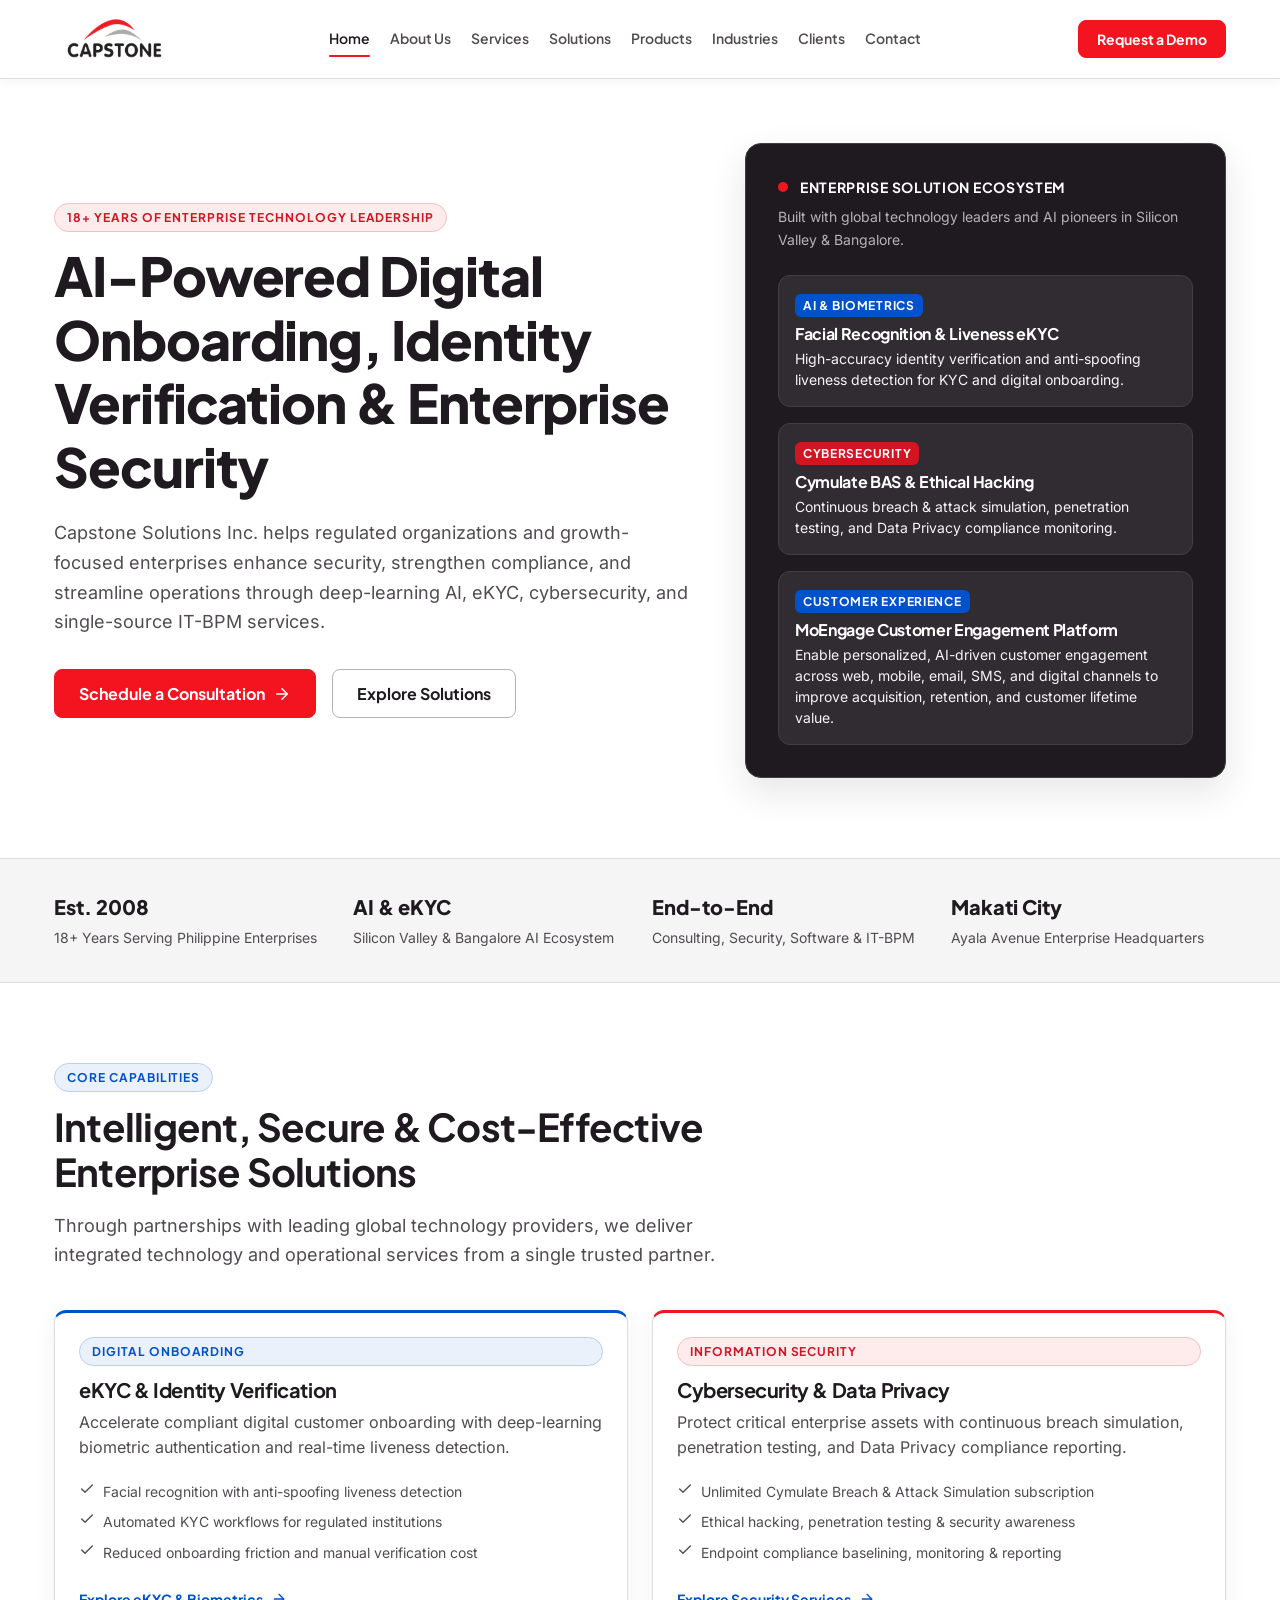
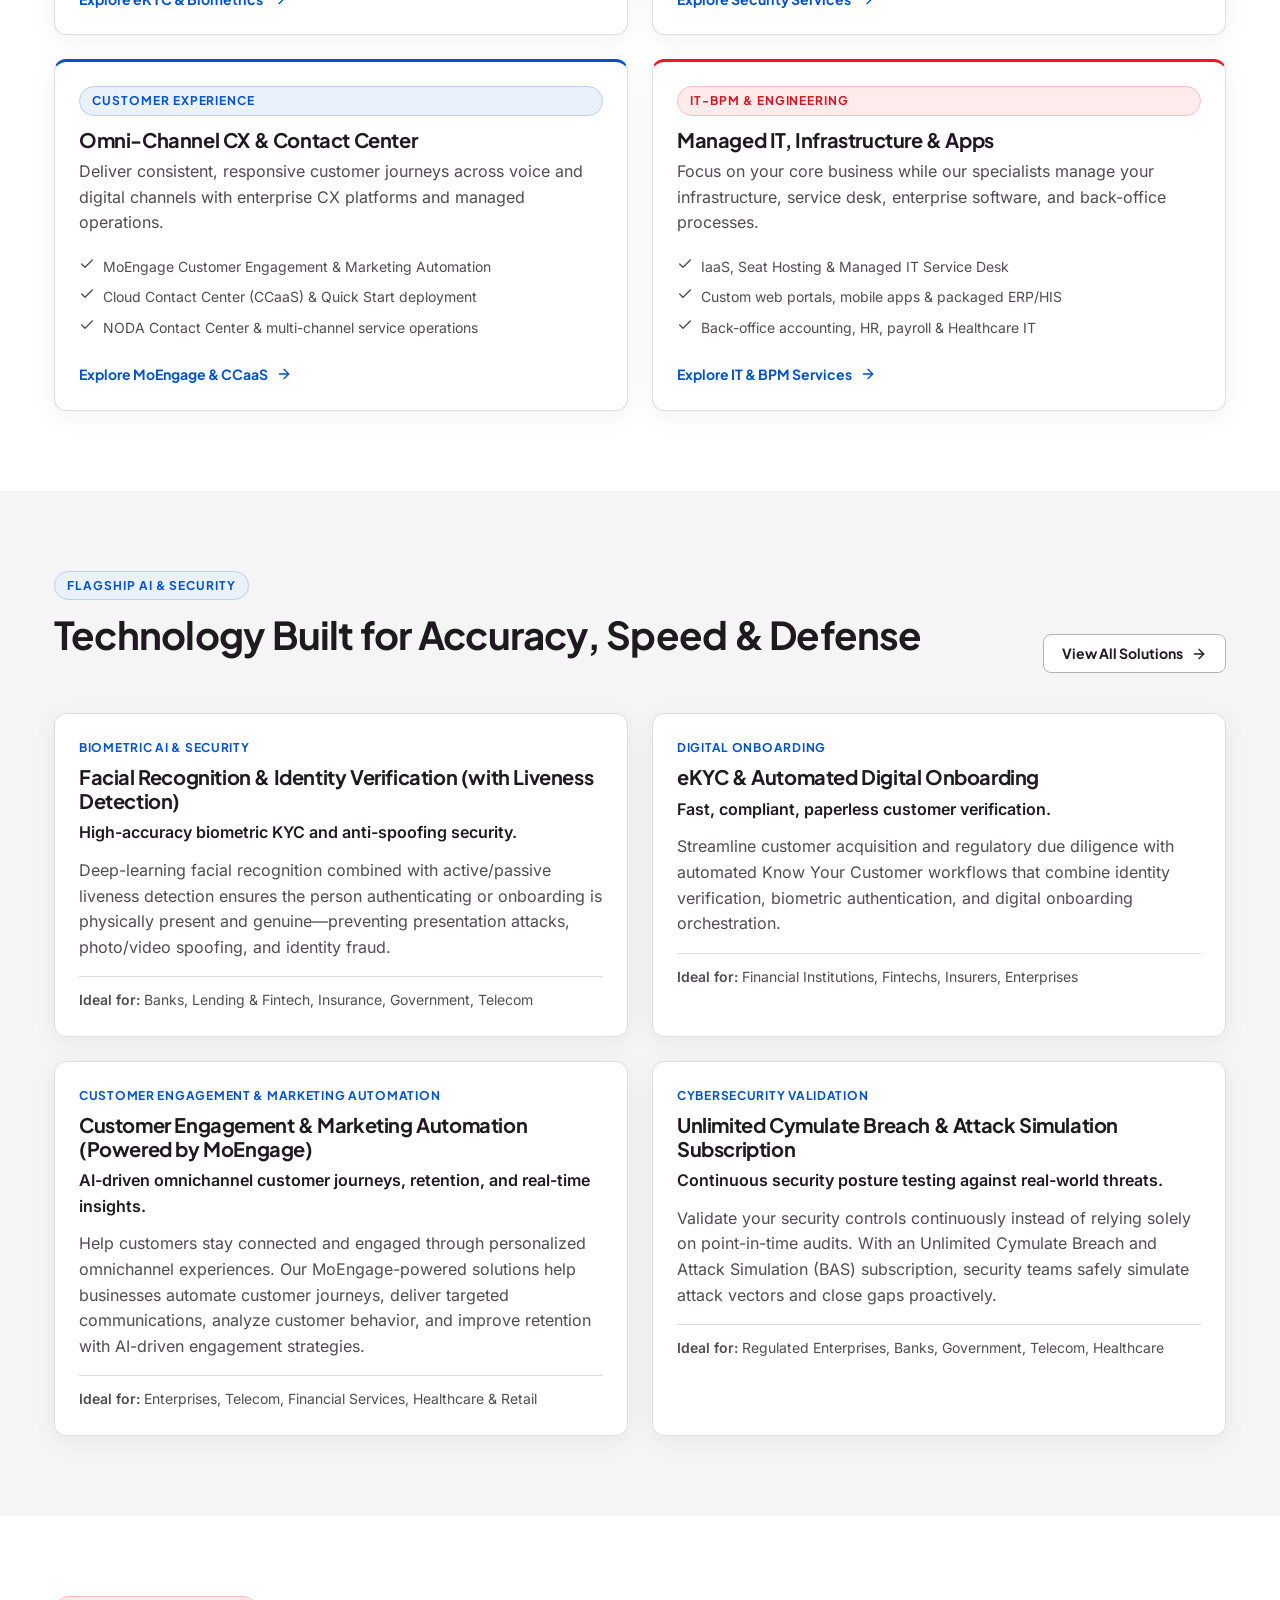
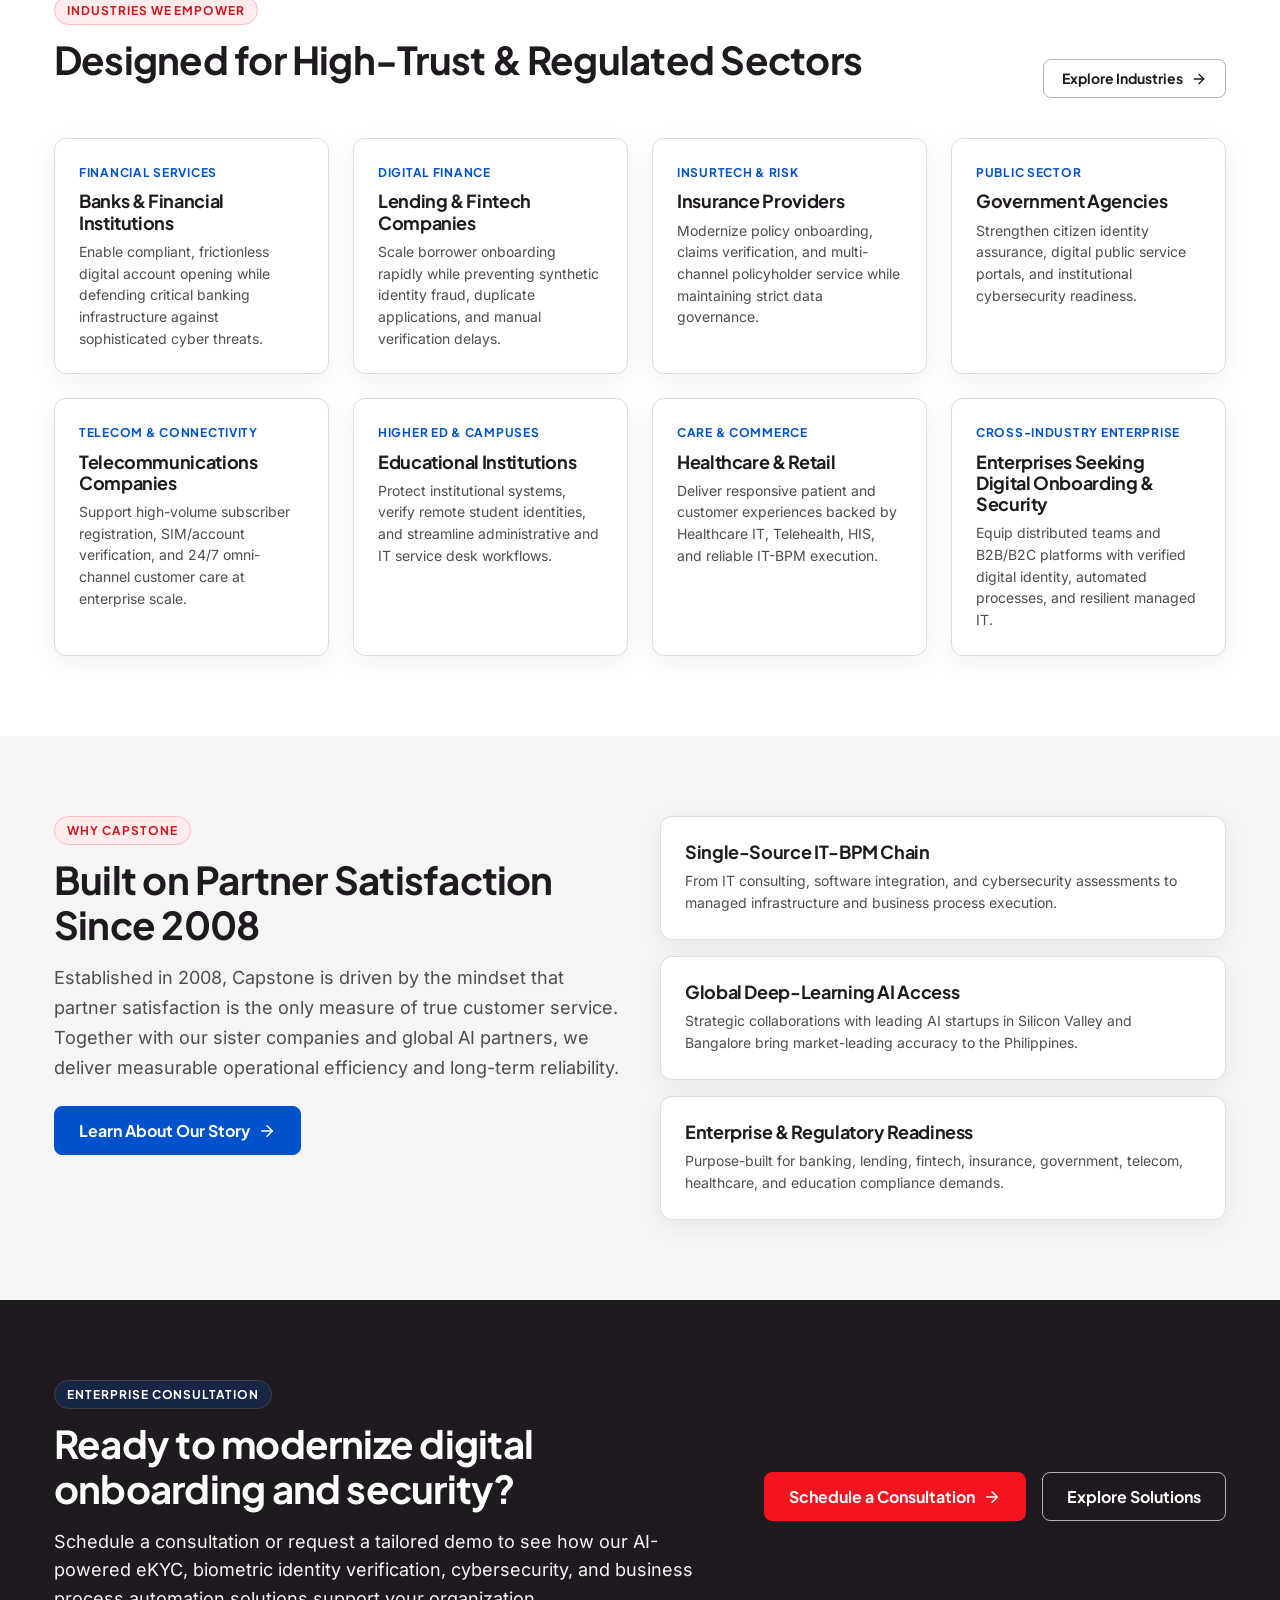
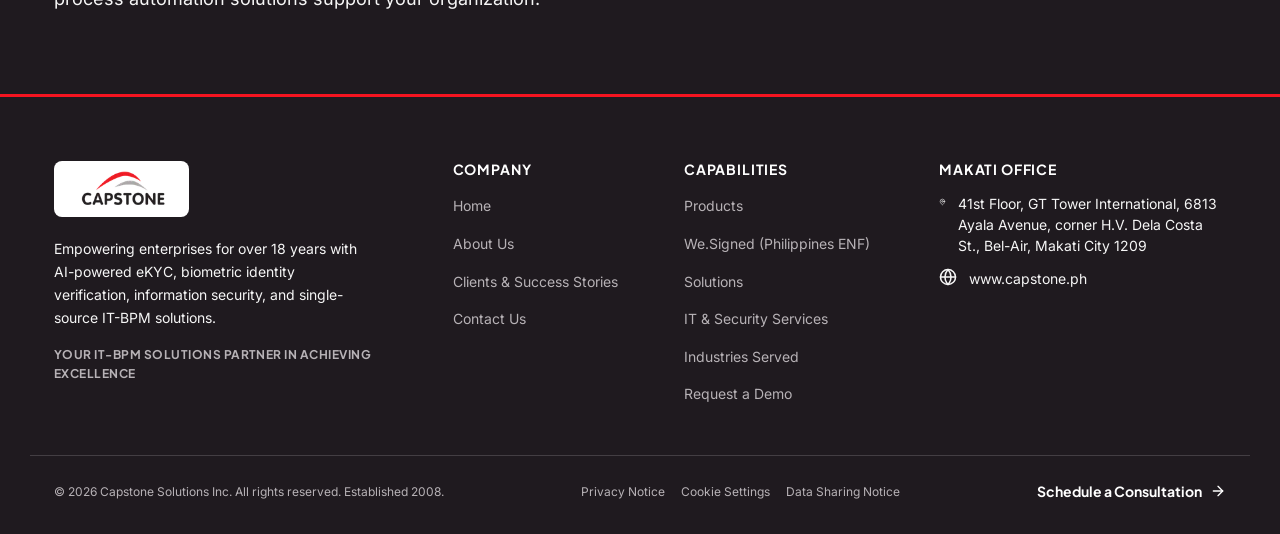
<file: index.html>
<!DOCTYPE html><html lang="en" data-astro-cid-37fxchfa> <head><meta charset="UTF-8"><meta name="viewport" content="width=device-width, initial-scale=1"><title>Home | Capstone Solutions Inc.</title><meta name="description" content="Capstone Solutions Inc. empowers enterprises with AI-powered eKYC, digital onboarding, biometric identity verification, cybersecurity, and IT-BPM services."><link rel="canonical" href="https://capstone.ph/"><link rel="icon" type="image/svg+xml" href="/favicon.svg"><meta property="og:type" content="website"><meta property="og:site_name" content="Capstone Solutions Inc."><meta property="og:title" content="Home | Capstone Solutions Inc."><meta property="og:description" content="Capstone Solutions Inc. empowers enterprises with AI-powered eKYC, digital onboarding, biometric identity verification, cybersecurity, and IT-BPM services."><meta property="og:url" content="https://capstone.ph/"><meta name="twitter:card" content="summary"><meta name="twitter:title" content="Home | Capstone Solutions Inc."><meta name="twitter:description" content="Capstone Solutions Inc. empowers enterprises with AI-powered eKYC, digital onboarding, biometric identity verification, cybersecurity, and IT-BPM services."><link rel="stylesheet" href="/_astro/cookie-settings.lvatCehv.css">
<style>.cta-banner__inner[data-astro-cid-3dyr47cn]{display:flex;flex-direction:column;gap:var(--space-8);align-items:flex-start;justify-content:space-between}@media(min-width:960px){.cta-banner__inner[data-astro-cid-3dyr47cn]{flex-direction:row;align-items:center}}.cta-banner__copy[data-astro-cid-3dyr47cn]{max-width:40rem}.cta-banner__desc[data-astro-cid-3dyr47cn]{font-size:var(--text-lg);line-height:1.6}.cta-banner__actions[data-astro-cid-3dyr47cn]{display:flex;flex-wrap:wrap;gap:var(--space-4);flex-shrink:0}
</style>
<link rel="stylesheet" href="/_astro/index.B2wF_HQ_.css"></head> <body data-astro-cid-37fxchfa> <a href="#main-content" class="skip-link" data-astro-cid-37fxchfa>Skip to main content</a> <header class="site-header" data-astro-cid-3ef6ksr2> <div class="container site-header__inner" data-astro-cid-3ef6ksr2> <a href="/" class="site-header__brand" aria-label="Capstone Solutions Inc." data-astro-cid-3ef6ksr2> <img src="/_astro/capstone-logo.mWWDbuo2_Z1R6G24.webp" alt="Capstone Solutions Inc." loading="eager" data-astro-cid-3ef6ksr2="true" decoding="async" fetchpriority="auto" width="176" height="69" class="site-header__logo"> </a> <nav class="site-nav" aria-label="Primary navigation" data-astro-cid-3ef6ksr2> <ul class="site-nav__list" data-astro-cid-3ef6ksr2> <li data-astro-cid-3ef6ksr2> <a href="/" class="site-nav__link is-active" aria-current="page" data-astro-cid-3ef6ksr2> Home </a> </li><li data-astro-cid-3ef6ksr2> <a href="/about" class="site-nav__link" data-astro-cid-3ef6ksr2> About Us </a> </li><li data-astro-cid-3ef6ksr2> <a href="/services" class="site-nav__link" data-astro-cid-3ef6ksr2> Services </a> </li><li data-astro-cid-3ef6ksr2> <a href="/solutions" class="site-nav__link" data-astro-cid-3ef6ksr2> Solutions </a> </li><li data-astro-cid-3ef6ksr2> <a href="/products" class="site-nav__link" data-astro-cid-3ef6ksr2> Products </a> </li><li data-astro-cid-3ef6ksr2> <a href="/industries" class="site-nav__link" data-astro-cid-3ef6ksr2> Industries </a> </li><li data-astro-cid-3ef6ksr2> <a href="/clients" class="site-nav__link" data-astro-cid-3ef6ksr2> Clients </a> </li><li data-astro-cid-3ef6ksr2> <a href="/contact" class="site-nav__link" data-astro-cid-3ef6ksr2> Contact </a> </li> </ul> </nav> <div class="site-header__actions" data-astro-cid-3ef6ksr2> <a href="/contact" class="btn btn--primary btn--sm" data-astro-cid-3ef6ksr2> Request a Demo </a> <button type="button" class="mobile-toggle" aria-label="Open navigation menu" aria-expanded="false" aria-controls="mobile-nav-drawer" data-mobile-toggle data-astro-cid-3ef6ksr2> <svg width="24" height="24" viewBox="0 0 24 24" fill="none" stroke="currentColor" stroke-width="2" stroke-linecap="round" stroke-linejoin="round" class aria-hidden="true">            <path d="M4 6h16"></path> <path d="M4 12h16"></path> <path d="M4 18h16"></path>   </svg> </button> </div> </div> <div id="mobile-nav-drawer" class="mobile-drawer" hidden data-mobile-drawer data-astro-cid-3ef6ksr2> <div class="container mobile-drawer__inner" data-astro-cid-3ef6ksr2> <nav aria-label="Mobile navigation" data-astro-cid-3ef6ksr2> <ul class="mobile-drawer__list" data-astro-cid-3ef6ksr2> <li data-astro-cid-3ef6ksr2> <a href="/" class="mobile-drawer__link is-active" aria-current="page" data-astro-cid-3ef6ksr2> Home </a> </li><li data-astro-cid-3ef6ksr2> <a href="/about" class="mobile-drawer__link" data-astro-cid-3ef6ksr2> About Us </a> </li><li data-astro-cid-3ef6ksr2> <a href="/services" class="mobile-drawer__link" data-astro-cid-3ef6ksr2> Services </a> </li><li data-astro-cid-3ef6ksr2> <a href="/solutions" class="mobile-drawer__link" data-astro-cid-3ef6ksr2> Solutions </a> </li><li data-astro-cid-3ef6ksr2> <a href="/products" class="mobile-drawer__link" data-astro-cid-3ef6ksr2> Products </a> </li><li data-astro-cid-3ef6ksr2> <a href="/industries" class="mobile-drawer__link" data-astro-cid-3ef6ksr2> Industries </a> </li><li data-astro-cid-3ef6ksr2> <a href="/clients" class="mobile-drawer__link" data-astro-cid-3ef6ksr2> Clients </a> </li><li data-astro-cid-3ef6ksr2> <a href="/contact" class="mobile-drawer__link" data-astro-cid-3ef6ksr2> Contact </a> </li> </ul> </nav> <div class="mobile-drawer__cta" data-astro-cid-3ef6ksr2> <a href="/contact" class="btn btn--primary" data-astro-cid-3ef6ksr2> Schedule a Consultation </a> </div> </div> </div> </header> <script type="module">const e=document.querySelector("[data-mobile-toggle]"),t=document.querySelector("[data-mobile-drawer]");if(e instanceof HTMLButtonElement&&t instanceof HTMLElement){const a=()=>{t.hidden=!0,e.setAttribute("aria-expanded","false"),e.setAttribute("aria-label","Open navigation menu")};e.addEventListener("click",()=>{e.getAttribute("aria-expanded")==="true"?a():(t.hidden=!1,e.setAttribute("aria-expanded","true"),e.setAttribute("aria-label","Close navigation menu"))}),document.addEventListener("keydown",n=>{n.key==="Escape"&&e.getAttribute("aria-expanded")==="true"&&(a(),e.focus())})}</script>  <main id="main-content" data-astro-cid-37fxchfa>  <section class="hero" data-astro-cid-j7pv25f6> <div class="container hero__grid" data-astro-cid-j7pv25f6> <div class="hero__content" data-astro-cid-j7pv25f6> <span class="eyebrow eyebrow--brand" data-astro-cid-j7pv25f6>18+ Years of Enterprise Technology Leadership</span> <h1 class="hero__title" data-astro-cid-j7pv25f6>AI-Powered Digital Onboarding, Identity Verification &amp; Enterprise Security</h1> <p class="hero__subtitle" data-astro-cid-j7pv25f6>Capstone Solutions Inc. helps regulated organizations and growth-focused enterprises enhance security, strengthen compliance, and streamline operations through deep-learning AI, eKYC, cybersecurity, and single-source IT-BPM services.</p> <div class="hero__actions" data-astro-cid-j7pv25f6> <a href="/contact" class="btn btn--primary" data-astro-cid-j7pv25f6> Schedule a Consultation <svg width="18" height="18" viewBox="0 0 24 24" fill="none" stroke="currentColor" stroke-width="2" stroke-linecap="round" stroke-linejoin="round" class aria-hidden="true">       <path d="M5 12h14"></path> <path d="m12 5 7 7-7 7"></path>        </svg> </a> <a href="/solutions" class="btn btn--secondary" data-astro-cid-j7pv25f6> Explore Solutions </a> </div> </div> <aside class="hero-panel section--dark" aria-label="Enterprise Solution Ecosystem" data-astro-cid-j7pv25f6> <div class="hero-panel__header" data-astro-cid-j7pv25f6> <span class="hero-panel__dot" aria-hidden="true" data-astro-cid-j7pv25f6></span> <span class="hero-panel__kicker" data-astro-cid-j7pv25f6>Enterprise Solution Ecosystem</span> </div> <p class="hero-panel__sub" data-astro-cid-j7pv25f6>Built with global technology leaders and AI pioneers in Silicon Valley &amp; Bangalore.</p> <div class="hero-panel__list" data-astro-cid-j7pv25f6> <div class="hero-panel__item" data-astro-cid-j7pv25f6> <span class="hero-panel__badge hero-panel__badge--tech" data-astro-cid-j7pv25f6> AI &amp; Biometrics </span> <h2 class="hero-panel__item-title" data-astro-cid-j7pv25f6>Facial Recognition &amp; Liveness eKYC</h2> <p class="hero-panel__item-desc" data-astro-cid-j7pv25f6>High-accuracy identity verification and anti-spoofing liveness detection for KYC and digital onboarding.</p> </div><div class="hero-panel__item" data-astro-cid-j7pv25f6> <span class="hero-panel__badge hero-panel__badge--brand" data-astro-cid-j7pv25f6> Cybersecurity </span> <h2 class="hero-panel__item-title" data-astro-cid-j7pv25f6>Cymulate BAS &amp; Ethical Hacking</h2> <p class="hero-panel__item-desc" data-astro-cid-j7pv25f6>Continuous breach &amp; attack simulation, penetration testing, and Data Privacy compliance monitoring.</p> </div><div class="hero-panel__item" data-astro-cid-j7pv25f6> <span class="hero-panel__badge hero-panel__badge--tech" data-astro-cid-j7pv25f6> Customer Experience </span> <h2 class="hero-panel__item-title" data-astro-cid-j7pv25f6>MoEngage Customer Engagement Platform</h2> <p class="hero-panel__item-desc" data-astro-cid-j7pv25f6>Enable personalized, AI-driven customer engagement across web, mobile, email, SMS, and digital channels to improve acquisition, retention, and customer lifetime value.</p> </div> </div> </aside> </div> </section> <section class="trust-strip section--alt" aria-label="Company trust highlights" data-astro-cid-j7pv25f6> <div class="container trust-strip__grid" data-astro-cid-j7pv25f6> <div class="trust-strip__item" data-astro-cid-j7pv25f6> <p class="trust-strip__value" data-astro-cid-j7pv25f6>Est. 2008</p> <p class="trust-strip__label" data-astro-cid-j7pv25f6>18+ Years Serving Philippine Enterprises</p> </div><div class="trust-strip__item" data-astro-cid-j7pv25f6> <p class="trust-strip__value" data-astro-cid-j7pv25f6>AI &amp; eKYC</p> <p class="trust-strip__label" data-astro-cid-j7pv25f6>Silicon Valley &amp; Bangalore AI Ecosystem</p> </div><div class="trust-strip__item" data-astro-cid-j7pv25f6> <p class="trust-strip__value" data-astro-cid-j7pv25f6>End-to-End</p> <p class="trust-strip__label" data-astro-cid-j7pv25f6>Consulting, Security, Software &amp; IT-BPM</p> </div><div class="trust-strip__item" data-astro-cid-j7pv25f6> <p class="trust-strip__value" data-astro-cid-j7pv25f6>Makati City</p> <p class="trust-strip__label" data-astro-cid-j7pv25f6>Ayala Avenue Enterprise Headquarters</p> </div> </div> </section> <section class="section" data-astro-cid-j7pv25f6> <div class="container" data-astro-cid-j7pv25f6> <div class="section-header" data-astro-cid-j7pv25f6> <span class="eyebrow eyebrow--tech" data-astro-cid-j7pv25f6>Core Capabilities</span> <h2 class="section-title" data-astro-cid-j7pv25f6>Intelligent, Secure &amp; Cost-Effective Enterprise Solutions</h2> <p class="section-subtitle" data-astro-cid-j7pv25f6>Through partnerships with leading global technology providers, we deliver integrated technology and operational services from a single trusted partner.</p> </div> <div class="grid grid--2" data-astro-cid-j7pv25f6> <article class="card pillar-card card--accent-tech" data-astro-cid-j7pv25f6> <span class="eyebrow eyebrow--tech" data-astro-cid-j7pv25f6> Digital Onboarding </span> <h3 class="pillar-card__title" data-astro-cid-j7pv25f6>eKYC &amp; Identity Verification</h3> <p class="pillar-card__desc" data-astro-cid-j7pv25f6>Accelerate compliant digital customer onboarding with deep-learning biometric authentication and real-time liveness detection.</p> <ul class="pillar-card__points" data-astro-cid-j7pv25f6> <li class="pillar-card__point" data-astro-cid-j7pv25f6> <svg width="16" height="16" viewBox="0 0 24 24" fill="none" stroke="currentColor" stroke-width="2" stroke-linecap="round" stroke-linejoin="round" class="pillar-card__check" aria-hidden="true">     <path d="M20 6 9 17l-5-5"></path>        </svg> <span data-astro-cid-j7pv25f6>Facial recognition with anti-spoofing liveness detection</span> </li><li class="pillar-card__point" data-astro-cid-j7pv25f6> <svg width="16" height="16" viewBox="0 0 24 24" fill="none" stroke="currentColor" stroke-width="2" stroke-linecap="round" stroke-linejoin="round" class="pillar-card__check" aria-hidden="true">     <path d="M20 6 9 17l-5-5"></path>        </svg> <span data-astro-cid-j7pv25f6>Automated KYC workflows for regulated institutions</span> </li><li class="pillar-card__point" data-astro-cid-j7pv25f6> <svg width="16" height="16" viewBox="0 0 24 24" fill="none" stroke="currentColor" stroke-width="2" stroke-linecap="round" stroke-linejoin="round" class="pillar-card__check" aria-hidden="true">     <path d="M20 6 9 17l-5-5"></path>        </svg> <span data-astro-cid-j7pv25f6>Reduced onboarding friction and manual verification cost</span> </li> </ul> <a href="/solutions#flagship-solutions" class="pillar-card__link" data-astro-cid-j7pv25f6> Explore eKYC &amp; Biometrics <svg width="16" height="16" viewBox="0 0 24 24" fill="none" stroke="currentColor" stroke-width="2" stroke-linecap="round" stroke-linejoin="round" class aria-hidden="true">       <path d="M5 12h14"></path> <path d="m12 5 7 7-7 7"></path>        </svg> </a> </article><article class="card pillar-card card--accent-brand" data-astro-cid-j7pv25f6> <span class="eyebrow eyebrow--brand" data-astro-cid-j7pv25f6> Information Security </span> <h3 class="pillar-card__title" data-astro-cid-j7pv25f6>Cybersecurity &amp; Data Privacy</h3> <p class="pillar-card__desc" data-astro-cid-j7pv25f6>Protect critical enterprise assets with continuous breach simulation, penetration testing, and Data Privacy compliance reporting.</p> <ul class="pillar-card__points" data-astro-cid-j7pv25f6> <li class="pillar-card__point" data-astro-cid-j7pv25f6> <svg width="16" height="16" viewBox="0 0 24 24" fill="none" stroke="currentColor" stroke-width="2" stroke-linecap="round" stroke-linejoin="round" class="pillar-card__check" aria-hidden="true">     <path d="M20 6 9 17l-5-5"></path>        </svg> <span data-astro-cid-j7pv25f6>Unlimited Cymulate Breach &amp; Attack Simulation subscription</span> </li><li class="pillar-card__point" data-astro-cid-j7pv25f6> <svg width="16" height="16" viewBox="0 0 24 24" fill="none" stroke="currentColor" stroke-width="2" stroke-linecap="round" stroke-linejoin="round" class="pillar-card__check" aria-hidden="true">     <path d="M20 6 9 17l-5-5"></path>        </svg> <span data-astro-cid-j7pv25f6>Ethical hacking, penetration testing &amp; security awareness</span> </li><li class="pillar-card__point" data-astro-cid-j7pv25f6> <svg width="16" height="16" viewBox="0 0 24 24" fill="none" stroke="currentColor" stroke-width="2" stroke-linecap="round" stroke-linejoin="round" class="pillar-card__check" aria-hidden="true">     <path d="M20 6 9 17l-5-5"></path>        </svg> <span data-astro-cid-j7pv25f6>Endpoint compliance baselining, monitoring &amp; reporting</span> </li> </ul> <a href="/services#security-compliance" class="pillar-card__link" data-astro-cid-j7pv25f6> Explore Security Services <svg width="16" height="16" viewBox="0 0 24 24" fill="none" stroke="currentColor" stroke-width="2" stroke-linecap="round" stroke-linejoin="round" class aria-hidden="true">       <path d="M5 12h14"></path> <path d="m12 5 7 7-7 7"></path>        </svg> </a> </article><article class="card pillar-card card--accent-tech" data-astro-cid-j7pv25f6> <span class="eyebrow eyebrow--tech" data-astro-cid-j7pv25f6> Customer Experience </span> <h3 class="pillar-card__title" data-astro-cid-j7pv25f6>Omni-Channel CX &amp; Contact Center</h3> <p class="pillar-card__desc" data-astro-cid-j7pv25f6>Deliver consistent, responsive customer journeys across voice and digital channels with enterprise CX platforms and managed operations.</p> <ul class="pillar-card__points" data-astro-cid-j7pv25f6> <li class="pillar-card__point" data-astro-cid-j7pv25f6> <svg width="16" height="16" viewBox="0 0 24 24" fill="none" stroke="currentColor" stroke-width="2" stroke-linecap="round" stroke-linejoin="round" class="pillar-card__check" aria-hidden="true">     <path d="M20 6 9 17l-5-5"></path>        </svg> <span data-astro-cid-j7pv25f6>MoEngage Customer Engagement &amp; Marketing Automation</span> </li><li class="pillar-card__point" data-astro-cid-j7pv25f6> <svg width="16" height="16" viewBox="0 0 24 24" fill="none" stroke="currentColor" stroke-width="2" stroke-linecap="round" stroke-linejoin="round" class="pillar-card__check" aria-hidden="true">     <path d="M20 6 9 17l-5-5"></path>        </svg> <span data-astro-cid-j7pv25f6>Cloud Contact Center (CCaaS) &amp; Quick Start deployment</span> </li><li class="pillar-card__point" data-astro-cid-j7pv25f6> <svg width="16" height="16" viewBox="0 0 24 24" fill="none" stroke="currentColor" stroke-width="2" stroke-linecap="round" stroke-linejoin="round" class="pillar-card__check" aria-hidden="true">     <path d="M20 6 9 17l-5-5"></path>        </svg> <span data-astro-cid-j7pv25f6>NODA Contact Center &amp; multi-channel service operations</span> </li> </ul> <a href="/solutions#flagship-solutions" class="pillar-card__link" data-astro-cid-j7pv25f6> Explore MoEngage &amp; CCaaS <svg width="16" height="16" viewBox="0 0 24 24" fill="none" stroke="currentColor" stroke-width="2" stroke-linecap="round" stroke-linejoin="round" class aria-hidden="true">       <path d="M5 12h14"></path> <path d="m12 5 7 7-7 7"></path>        </svg> </a> </article><article class="card pillar-card card--accent-brand" data-astro-cid-j7pv25f6> <span class="eyebrow eyebrow--brand" data-astro-cid-j7pv25f6> IT-BPM &amp; Engineering </span> <h3 class="pillar-card__title" data-astro-cid-j7pv25f6>Managed IT, Infrastructure &amp; Apps</h3> <p class="pillar-card__desc" data-astro-cid-j7pv25f6>Focus on your core business while our specialists manage your infrastructure, service desk, enterprise software, and back-office processes.</p> <ul class="pillar-card__points" data-astro-cid-j7pv25f6> <li class="pillar-card__point" data-astro-cid-j7pv25f6> <svg width="16" height="16" viewBox="0 0 24 24" fill="none" stroke="currentColor" stroke-width="2" stroke-linecap="round" stroke-linejoin="round" class="pillar-card__check" aria-hidden="true">     <path d="M20 6 9 17l-5-5"></path>        </svg> <span data-astro-cid-j7pv25f6>IaaS, Seat Hosting &amp; Managed IT Service Desk</span> </li><li class="pillar-card__point" data-astro-cid-j7pv25f6> <svg width="16" height="16" viewBox="0 0 24 24" fill="none" stroke="currentColor" stroke-width="2" stroke-linecap="round" stroke-linejoin="round" class="pillar-card__check" aria-hidden="true">     <path d="M20 6 9 17l-5-5"></path>        </svg> <span data-astro-cid-j7pv25f6>Custom web portals, mobile apps &amp; packaged ERP/HIS</span> </li><li class="pillar-card__point" data-astro-cid-j7pv25f6> <svg width="16" height="16" viewBox="0 0 24 24" fill="none" stroke="currentColor" stroke-width="2" stroke-linecap="round" stroke-linejoin="round" class="pillar-card__check" aria-hidden="true">     <path d="M20 6 9 17l-5-5"></path>        </svg> <span data-astro-cid-j7pv25f6>Back-office accounting, HR, payroll &amp; Healthcare IT</span> </li> </ul> <a href="/services#it-bpm" class="pillar-card__link" data-astro-cid-j7pv25f6> Explore IT &amp; BPM Services <svg width="16" height="16" viewBox="0 0 24 24" fill="none" stroke="currentColor" stroke-width="2" stroke-linecap="round" stroke-linejoin="round" class aria-hidden="true">       <path d="M5 12h14"></path> <path d="m12 5 7 7-7 7"></path>        </svg> </a> </article> </div> </div> </section> <section class="section section--alt" data-astro-cid-j7pv25f6> <div class="container" data-astro-cid-j7pv25f6> <div class="section-split-head" data-astro-cid-j7pv25f6> <div data-astro-cid-j7pv25f6> <span class="eyebrow eyebrow--tech" data-astro-cid-j7pv25f6>Flagship AI & Security</span> <h2 class="section-title" data-astro-cid-j7pv25f6>Technology Built for Accuracy, Speed & Defense</h2> </div> <a href="/solutions" class="btn btn--secondary btn--sm" data-astro-cid-j7pv25f6>
View All Solutions
<svg width="16" height="16" viewBox="0 0 24 24" fill="none" stroke="currentColor" stroke-width="2" stroke-linecap="round" stroke-linejoin="round" class aria-hidden="true">       <path d="M5 12h14"></path> <path d="m12 5 7 7-7 7"></path>        </svg> </a> </div> <div class="grid grid--2" data-astro-cid-j7pv25f6> <article class="card solution-preview" data-astro-cid-j7pv25f6> <p class="solution-preview__cat" data-astro-cid-j7pv25f6>Biometric AI &amp; Security</p> <h3 class="solution-preview__title" data-astro-cid-j7pv25f6>Facial Recognition &amp; Identity Verification (with Liveness Detection)</h3> <p class="solution-preview__tagline" data-astro-cid-j7pv25f6>High-accuracy biometric KYC and anti-spoofing security.</p> <p class="solution-preview__desc" data-astro-cid-j7pv25f6>Deep-learning facial recognition combined with active/passive liveness detection ensures the person authenticating or onboarding is physically present and genuine—preventing presentation attacks, photo/video spoofing, and identity fraud.</p> <p class="solution-preview__fit" data-astro-cid-j7pv25f6> <strong data-astro-cid-j7pv25f6>Ideal for:</strong> Banks, Lending &amp; Fintech, Insurance, Government, Telecom </p> </article><article class="card solution-preview" data-astro-cid-j7pv25f6> <p class="solution-preview__cat" data-astro-cid-j7pv25f6>Digital Onboarding</p> <h3 class="solution-preview__title" data-astro-cid-j7pv25f6>eKYC &amp; Automated Digital Onboarding</h3> <p class="solution-preview__tagline" data-astro-cid-j7pv25f6>Fast, compliant, paperless customer verification.</p> <p class="solution-preview__desc" data-astro-cid-j7pv25f6>Streamline customer acquisition and regulatory due diligence with automated Know Your Customer workflows that combine identity verification, biometric authentication, and digital onboarding orchestration.</p> <p class="solution-preview__fit" data-astro-cid-j7pv25f6> <strong data-astro-cid-j7pv25f6>Ideal for:</strong> Financial Institutions, Fintechs, Insurers, Enterprises </p> </article><article class="card solution-preview" data-astro-cid-j7pv25f6> <p class="solution-preview__cat" data-astro-cid-j7pv25f6>Customer Engagement &amp; Marketing Automation</p> <h3 class="solution-preview__title" data-astro-cid-j7pv25f6>Customer Engagement &amp; Marketing Automation (Powered by MoEngage)</h3> <p class="solution-preview__tagline" data-astro-cid-j7pv25f6>AI-driven omnichannel customer journeys, retention, and real-time insights.</p> <p class="solution-preview__desc" data-astro-cid-j7pv25f6>Help customers stay connected and engaged through personalized omnichannel experiences. Our MoEngage-powered solutions help businesses automate customer journeys, deliver targeted communications, analyze customer behavior, and improve retention with AI-driven engagement strategies.</p> <p class="solution-preview__fit" data-astro-cid-j7pv25f6> <strong data-astro-cid-j7pv25f6>Ideal for:</strong> Enterprises, Telecom, Financial Services, Healthcare &amp; Retail </p> </article><article class="card solution-preview" data-astro-cid-j7pv25f6> <p class="solution-preview__cat" data-astro-cid-j7pv25f6>Cybersecurity Validation</p> <h3 class="solution-preview__title" data-astro-cid-j7pv25f6>Unlimited Cymulate Breach &amp; Attack Simulation Subscription</h3> <p class="solution-preview__tagline" data-astro-cid-j7pv25f6>Continuous security posture testing against real-world threats.</p> <p class="solution-preview__desc" data-astro-cid-j7pv25f6>Validate your security controls continuously instead of relying solely on point-in-time audits. With an Unlimited Cymulate Breach and Attack Simulation (BAS) subscription, security teams safely simulate attack vectors and close gaps proactively.</p> <p class="solution-preview__fit" data-astro-cid-j7pv25f6> <strong data-astro-cid-j7pv25f6>Ideal for:</strong> Regulated Enterprises, Banks, Government, Telecom, Healthcare </p> </article> </div> </div> </section> <section class="section" data-astro-cid-j7pv25f6> <div class="container" data-astro-cid-j7pv25f6> <div class="section-split-head" data-astro-cid-j7pv25f6> <div data-astro-cid-j7pv25f6> <span class="eyebrow eyebrow--brand" data-astro-cid-j7pv25f6>Industries We Empower</span> <h2 class="section-title" data-astro-cid-j7pv25f6>Designed for High-Trust & Regulated Sectors</h2> </div> <a href="/industries" class="btn btn--secondary btn--sm" data-astro-cid-j7pv25f6>
Explore Industries
<svg width="16" height="16" viewBox="0 0 24 24" fill="none" stroke="currentColor" stroke-width="2" stroke-linecap="round" stroke-linejoin="round" class aria-hidden="true">       <path d="M5 12h14"></path> <path d="m12 5 7 7-7 7"></path>        </svg> </a> </div> <div class="grid grid--4" data-astro-cid-j7pv25f6> <a href="/industries#banking-financial" class="card industry-tile" data-astro-cid-j7pv25f6> <span class="industry-tile__eyebrow" data-astro-cid-j7pv25f6>Financial Services</span> <h3 class="industry-tile__title" data-astro-cid-j7pv25f6>Banks &amp; Financial Institutions</h3> <p class="industry-tile__desc" data-astro-cid-j7pv25f6>Enable compliant, frictionless digital account opening while defending critical banking infrastructure against sophisticated cyber threats.</p> </a><a href="/industries#lending-fintech" class="card industry-tile" data-astro-cid-j7pv25f6> <span class="industry-tile__eyebrow" data-astro-cid-j7pv25f6>Digital Finance</span> <h3 class="industry-tile__title" data-astro-cid-j7pv25f6>Lending &amp; Fintech Companies</h3> <p class="industry-tile__desc" data-astro-cid-j7pv25f6>Scale borrower onboarding rapidly while preventing synthetic identity fraud, duplicate applications, and manual verification delays.</p> </a><a href="/industries#insurance" class="card industry-tile" data-astro-cid-j7pv25f6> <span class="industry-tile__eyebrow" data-astro-cid-j7pv25f6>InsurTech &amp; Risk</span> <h3 class="industry-tile__title" data-astro-cid-j7pv25f6>Insurance Providers</h3> <p class="industry-tile__desc" data-astro-cid-j7pv25f6>Modernize policy onboarding, claims verification, and multi-channel policyholder service while maintaining strict data governance.</p> </a><a href="/industries#government" class="card industry-tile" data-astro-cid-j7pv25f6> <span class="industry-tile__eyebrow" data-astro-cid-j7pv25f6>Public Sector</span> <h3 class="industry-tile__title" data-astro-cid-j7pv25f6>Government Agencies</h3> <p class="industry-tile__desc" data-astro-cid-j7pv25f6>Strengthen citizen identity assurance, digital public service portals, and institutional cybersecurity readiness.</p> </a><a href="/industries#telecommunications" class="card industry-tile" data-astro-cid-j7pv25f6> <span class="industry-tile__eyebrow" data-astro-cid-j7pv25f6>Telecom &amp; Connectivity</span> <h3 class="industry-tile__title" data-astro-cid-j7pv25f6>Telecommunications Companies</h3> <p class="industry-tile__desc" data-astro-cid-j7pv25f6>Support high-volume subscriber registration, SIM/account verification, and 24/7 omni-channel customer care at enterprise scale.</p> </a><a href="/industries#education" class="card industry-tile" data-astro-cid-j7pv25f6> <span class="industry-tile__eyebrow" data-astro-cid-j7pv25f6>Higher Ed &amp; Campuses</span> <h3 class="industry-tile__title" data-astro-cid-j7pv25f6>Educational Institutions</h3> <p class="industry-tile__desc" data-astro-cid-j7pv25f6>Protect institutional systems, verify remote student identities, and streamline administrative and IT service desk workflows.</p> </a><a href="/industries#healthcare-retail" class="card industry-tile" data-astro-cid-j7pv25f6> <span class="industry-tile__eyebrow" data-astro-cid-j7pv25f6>Care &amp; Commerce</span> <h3 class="industry-tile__title" data-astro-cid-j7pv25f6>Healthcare &amp; Retail</h3> <p class="industry-tile__desc" data-astro-cid-j7pv25f6>Deliver responsive patient and customer experiences backed by Healthcare IT, Telehealth, HIS, and reliable IT-BPM execution.</p> </a><a href="/industries#enterprise" class="card industry-tile" data-astro-cid-j7pv25f6> <span class="industry-tile__eyebrow" data-astro-cid-j7pv25f6>Cross-Industry Enterprise</span> <h3 class="industry-tile__title" data-astro-cid-j7pv25f6>Enterprises Seeking Digital Onboarding &amp; Security</h3> <p class="industry-tile__desc" data-astro-cid-j7pv25f6>Equip distributed teams and B2B/B2C platforms with verified digital identity, automated processes, and resilient managed IT.</p> </a> </div> </div> </section> <section class="section section--alt" data-astro-cid-j7pv25f6> <div class="container why-grid" data-astro-cid-j7pv25f6> <div class="why-grid__intro" data-astro-cid-j7pv25f6> <span class="eyebrow eyebrow--brand" data-astro-cid-j7pv25f6>Why Capstone</span> <h2 class="section-title" data-astro-cid-j7pv25f6>Built on Partner Satisfaction Since 2008</h2> <p class="section-subtitle" data-astro-cid-j7pv25f6>Established in 2008, Capstone is driven by the mindset that partner satisfaction is the only measure of true customer service. Together with our sister companies and global AI partners, we deliver measurable operational efficiency and long-term reliability.</p> <div class="why-grid__action" data-astro-cid-j7pv25f6> <a href="/about" class="btn btn--tech" data-astro-cid-j7pv25f6> Learn About Our Story <svg width="18" height="18" viewBox="0 0 24 24" fill="none" stroke="currentColor" stroke-width="2" stroke-linecap="round" stroke-linejoin="round" class aria-hidden="true">       <path d="M5 12h14"></path> <path d="m12 5 7 7-7 7"></path>        </svg> </a> </div> </div> <div class="why-grid__cards" data-astro-cid-j7pv25f6> <article class="card" data-astro-cid-j7pv25f6> <h3 class="why-card__title" data-astro-cid-j7pv25f6>Single-Source IT-BPM Chain</h3> <p class="why-card__desc" data-astro-cid-j7pv25f6>From IT consulting, software integration, and cybersecurity assessments to managed infrastructure and business process execution.</p> </article><article class="card" data-astro-cid-j7pv25f6> <h3 class="why-card__title" data-astro-cid-j7pv25f6>Global Deep-Learning AI Access</h3> <p class="why-card__desc" data-astro-cid-j7pv25f6>Strategic collaborations with leading AI startups in Silicon Valley and Bangalore bring market-leading accuracy to the Philippines.</p> </article><article class="card" data-astro-cid-j7pv25f6> <h3 class="why-card__title" data-astro-cid-j7pv25f6>Enterprise &amp; Regulatory Readiness</h3> <p class="why-card__desc" data-astro-cid-j7pv25f6>Purpose-built for banking, lending, fintech, insurance, government, telecom, healthcare, and education compliance demands.</p> </article> </div> </div> </section> <section class="section section--dark cta-banner" data-astro-cid-3dyr47cn> <div class="container cta-banner__inner" data-astro-cid-3dyr47cn> <div class="cta-banner__copy" data-astro-cid-3dyr47cn> <span class="eyebrow eyebrow--dark" data-astro-cid-3dyr47cn>Enterprise Consultation</span> <h2 class="section-title" data-astro-cid-3dyr47cn>Ready to modernize digital onboarding and security?</h2> <p class="cta-banner__desc" data-astro-cid-3dyr47cn>Schedule a consultation or request a tailored demo to see how our AI-powered eKYC, biometric identity verification, cybersecurity, and business process automation solutions support your organization.</p> </div> <div class="cta-banner__actions" data-astro-cid-3dyr47cn> <a href="/contact" class="btn btn--primary" data-astro-cid-3dyr47cn> Schedule a Consultation <svg width="18" height="18" viewBox="0 0 24 24" fill="none" stroke="currentColor" stroke-width="2" stroke-linecap="round" stroke-linejoin="round" class aria-hidden="true">       <path d="M5 12h14"></path> <path d="m12 5 7 7-7 7"></path>        </svg> </a> <a href="/solutions" class="btn btn--ghost-light" data-astro-cid-3dyr47cn> Explore Solutions </a> </div> </div> </section>   </main> <footer class="site-footer section--dark" data-astro-cid-sz7xmlte> <div class="container site-footer__grid" data-astro-cid-sz7xmlte> <div class="site-footer__brand-col" data-astro-cid-sz7xmlte> <a href="/" class="site-footer__logo-pill" aria-label="Capstone Solutions Inc." data-astro-cid-sz7xmlte> <img src="/_astro/capstone-logo.mWWDbuo2_18FJ9M.webp" alt="Capstone Solutions Inc." data-astro-cid-sz7xmlte="true" loading="lazy" decoding="async" fetchpriority="auto" width="160" height="62" class="site-footer__logo"> </a> <p class="site-footer__summary" data-astro-cid-sz7xmlte>Empowering enterprises for over 18 years with AI-powered eKYC, biometric identity verification, information security, and single-source IT-BPM solutions.</p> <p class="site-footer__tagline" data-astro-cid-sz7xmlte>Your IT-BPM Solutions Partner in Achieving Excellence</p> </div> <div class="site-footer__col" data-astro-cid-sz7xmlte> <h2 class="site-footer__heading" data-astro-cid-sz7xmlte>Company</h2> <ul class="site-footer__links" data-astro-cid-sz7xmlte> <li data-astro-cid-sz7xmlte> <a href="/" class="site-footer__link" data-astro-cid-sz7xmlte> Home </a> </li><li data-astro-cid-sz7xmlte> <a href="/about" class="site-footer__link" data-astro-cid-sz7xmlte> About Us </a> </li><li data-astro-cid-sz7xmlte> <a href="/clients" class="site-footer__link" data-astro-cid-sz7xmlte> Clients &amp; Success Stories </a> </li><li data-astro-cid-sz7xmlte> <a href="/contact" class="site-footer__link" data-astro-cid-sz7xmlte> Contact Us </a> </li> </ul> </div><div class="site-footer__col" data-astro-cid-sz7xmlte> <h2 class="site-footer__heading" data-astro-cid-sz7xmlte>Capabilities</h2> <ul class="site-footer__links" data-astro-cid-sz7xmlte> <li data-astro-cid-sz7xmlte> <a href="/products" class="site-footer__link" data-astro-cid-sz7xmlte> Products </a> </li><li data-astro-cid-sz7xmlte> <a href="https://enotary.capstone.ph" class="site-footer__link" target="_blank" rel="noopener noreferrer" data-astro-cid-sz7xmlte> We.Signed (Philippines ENF) </a> </li><li data-astro-cid-sz7xmlte> <a href="/solutions" class="site-footer__link" data-astro-cid-sz7xmlte> Solutions </a> </li><li data-astro-cid-sz7xmlte> <a href="/services" class="site-footer__link" data-astro-cid-sz7xmlte> IT &amp; Security Services </a> </li><li data-astro-cid-sz7xmlte> <a href="/industries" class="site-footer__link" data-astro-cid-sz7xmlte> Industries Served </a> </li><li data-astro-cid-sz7xmlte> <a href="/contact" class="site-footer__link" data-astro-cid-sz7xmlte> Request a Demo </a> </li> </ul> </div> <div class="site-footer__col" data-astro-cid-sz7xmlte> <h2 class="site-footer__heading" data-astro-cid-sz7xmlte>Makati Office</h2> <ul class="site-footer__contact" data-astro-cid-sz7xmlte> <li class="site-footer__contact-item" data-astro-cid-sz7xmlte> <svg width="18" height="18" viewBox="0 0 24 24" fill="none" stroke="currentColor" stroke-width="2" stroke-linecap="round" stroke-linejoin="round" class="site-footer__icon" aria-hidden="true">         <path d="M20 10c0 6-8 12-8 12s-8-6-8-12a8 8 0 0 1 16 0z"></path> <circle cx="12" cy="10" r="3"></circle>      </svg> <span data-astro-cid-sz7xmlte>41st Floor, GT Tower International, 6813 Ayala Avenue, corner H.V. Dela Costa St., Bel-Air, Makati City 1209</span> </li> <li class="site-footer__contact-item" data-astro-cid-sz7xmlte> <svg width="18" height="18" viewBox="0 0 24 24" fill="none" stroke="currentColor" stroke-width="2" stroke-linecap="round" stroke-linejoin="round" class="site-footer__icon" aria-hidden="true">          <circle cx="12" cy="12" r="10"></circle> <path d="M2 12h20"></path> <path d="M12 2a15.3 15.3 0 0 1 4 10 15.3 15.3 0 0 1-4 10 15.3 15.3 0 0 1-4-10 15.3 15.3 0 0 1 4-10z"></path>     </svg> <span data-astro-cid-sz7xmlte>www.capstone.ph</span> </li> </ul> </div> </div> <div class="container site-footer__bottom" data-astro-cid-sz7xmlte> <p class="site-footer__copyright" data-astro-cid-sz7xmlte>
&copy; 2026 Capstone Solutions Inc. All rights reserved. Established 2008.
</p> <nav class="site-footer__legal" aria-label="Legal notices" data-astro-cid-sz7xmlte> <a href="/privacy-notice" class="site-footer__legal-link" data-astro-cid-sz7xmlte> Privacy Notice </a><a href="/cookie-settings" class="site-footer__legal-link" data-astro-cid-sz7xmlte> Cookie Settings </a><a href="/data-sharing-notice" class="site-footer__legal-link" data-astro-cid-sz7xmlte> Data Sharing Notice </a> </nav> <a href="/contact" class="site-footer__cta-link" data-astro-cid-sz7xmlte> Schedule a Consultation <svg width="16" height="16" viewBox="0 0 24 24" fill="none" stroke="currentColor" stroke-width="2" stroke-linecap="round" stroke-linejoin="round" class aria-hidden="true">       <path d="M5 12h14"></path> <path d="m12 5 7 7-7 7"></path>        </svg> </a> </div> </footer>  </body></html>
</file>
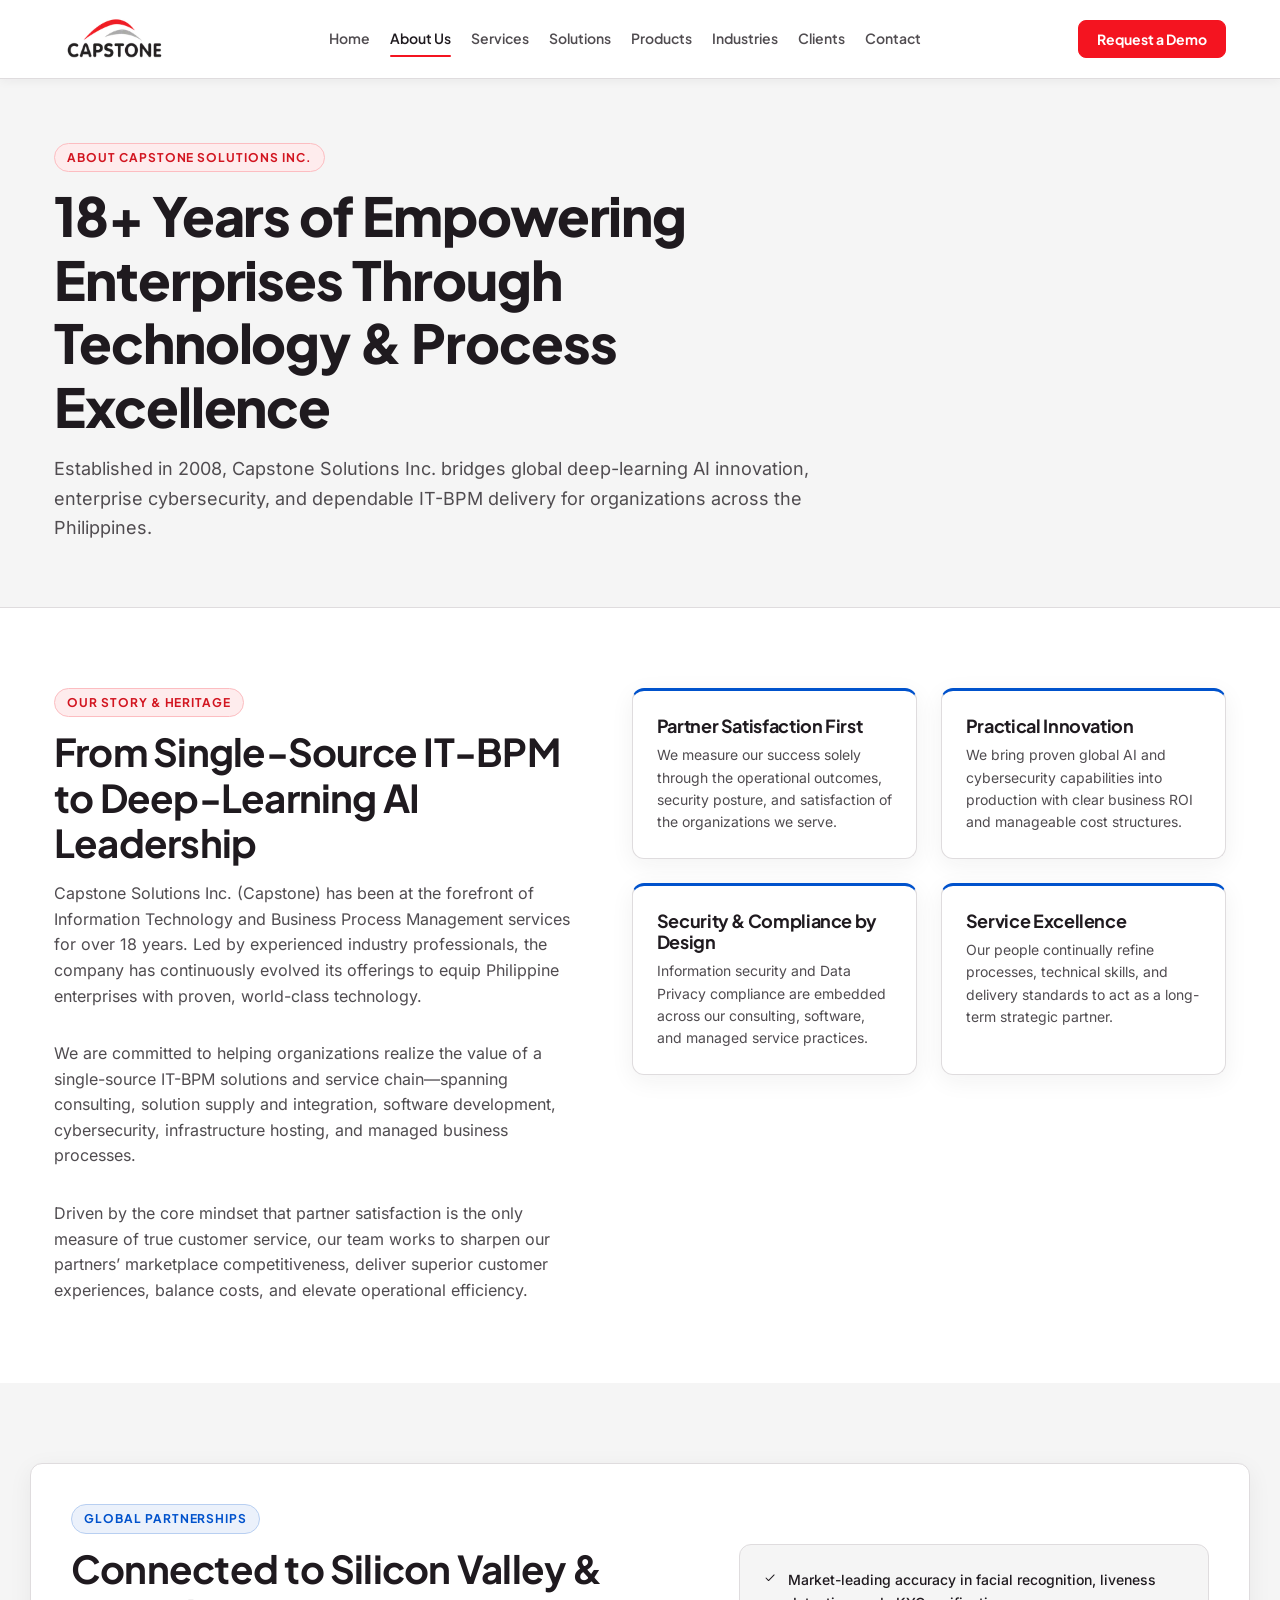
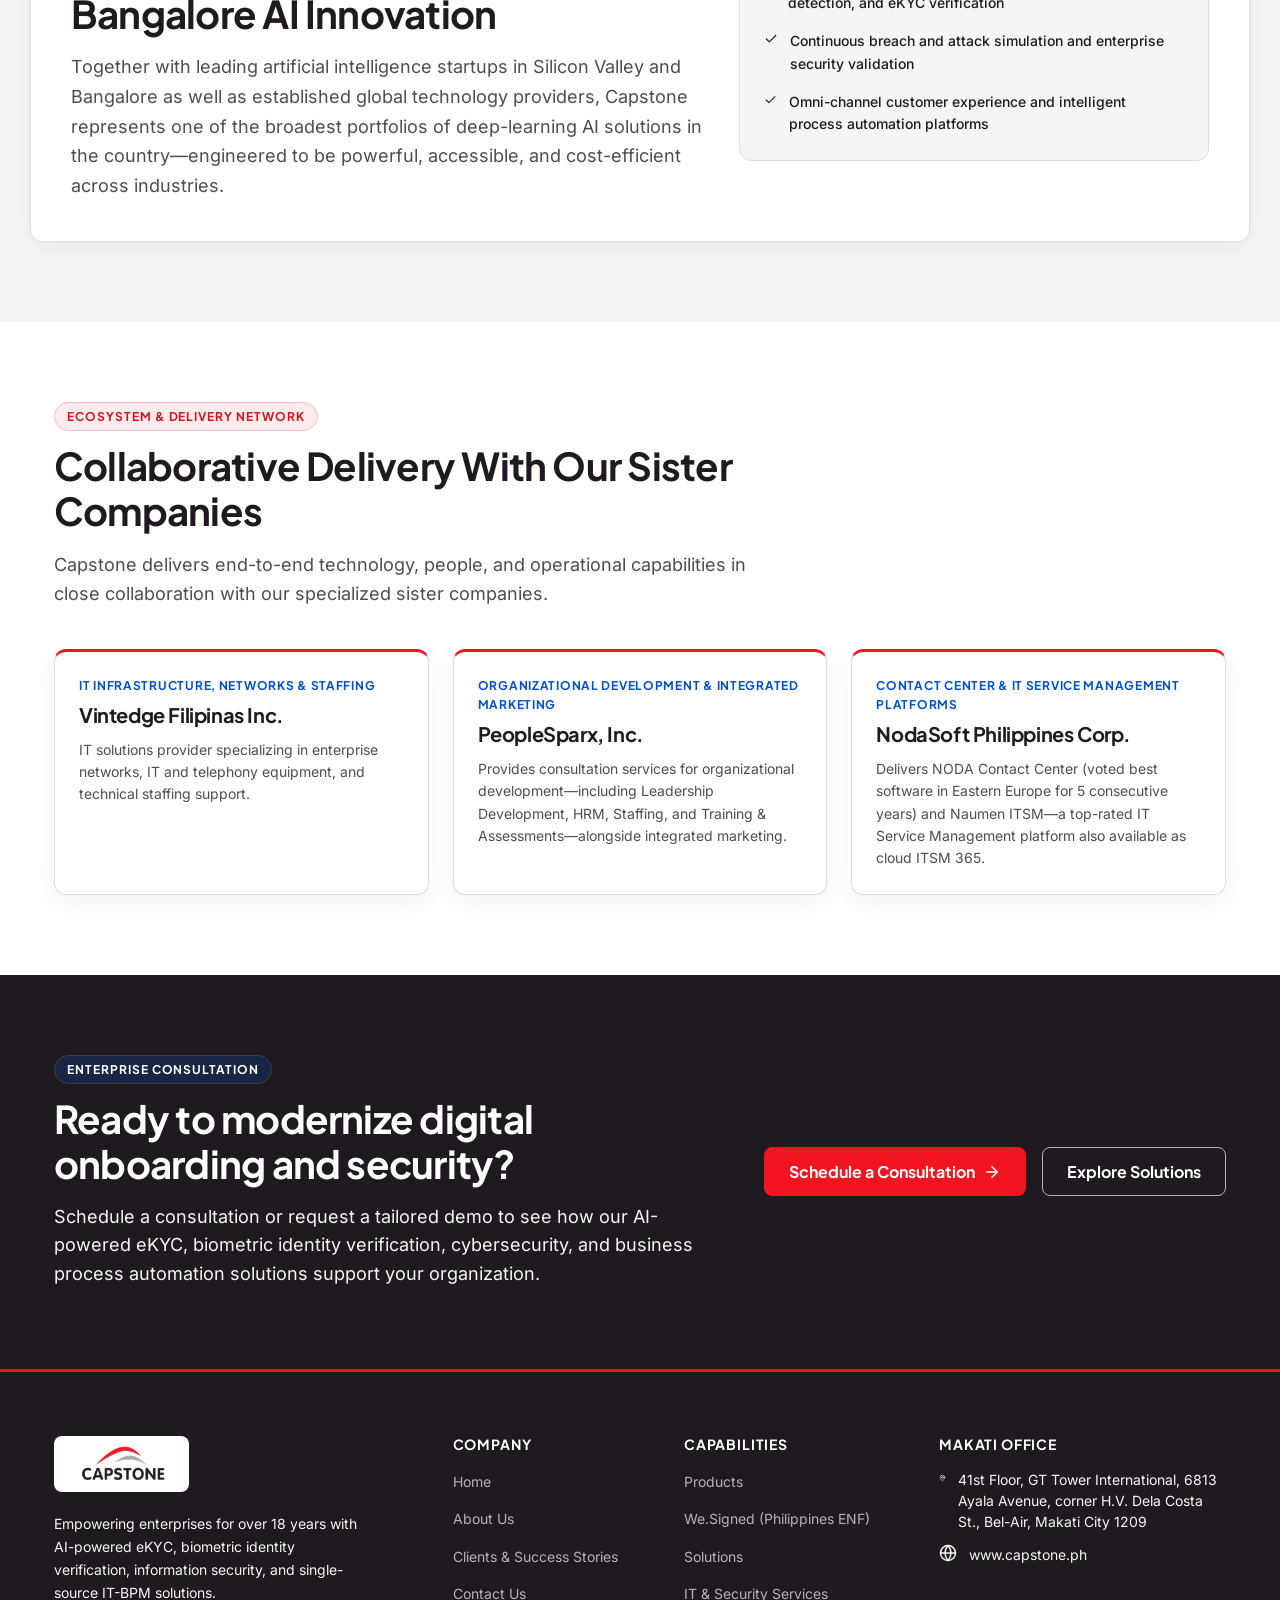
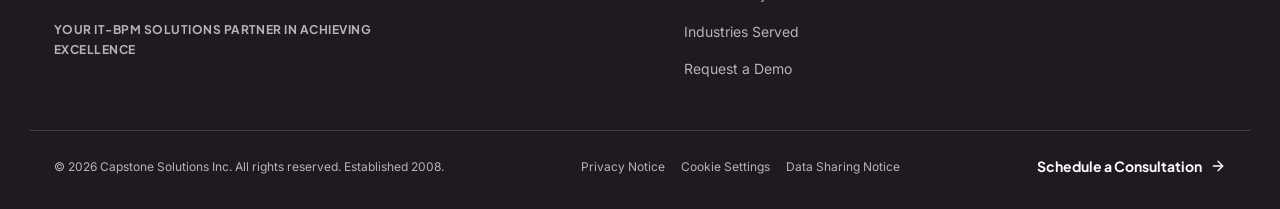
<file: about/index.html>
<!DOCTYPE html><html lang="en" data-astro-cid-37fxchfa> <head><meta charset="UTF-8"><meta name="viewport" content="width=device-width, initial-scale=1"><title>About Us | Capstone Solutions Inc.</title><meta name="description" content="Learn about Capstone Solutions Inc. — established in 2008, delivering AI-powered solutions, cybersecurity, and single-source IT-BPM services with our global and sister-company ecosystem."><link rel="canonical" href="https://capstone.ph/about/"><link rel="icon" type="image/svg+xml" href="/favicon.svg"><meta property="og:type" content="website"><meta property="og:site_name" content="Capstone Solutions Inc."><meta property="og:title" content="About Us | Capstone Solutions Inc."><meta property="og:description" content="Learn about Capstone Solutions Inc. — established in 2008, delivering AI-powered solutions, cybersecurity, and single-source IT-BPM services with our global and sister-company ecosystem."><meta property="og:url" content="https://capstone.ph/about/"><meta name="twitter:card" content="summary"><meta name="twitter:title" content="About Us | Capstone Solutions Inc."><meta name="twitter:description" content="Learn about Capstone Solutions Inc. — established in 2008, delivering AI-powered solutions, cybersecurity, and single-source IT-BPM services with our global and sister-company ecosystem."><link rel="stylesheet" href="/_astro/cookie-settings.lvatCehv.css">
<style>.page-header[data-astro-cid-wu5dj4rx]{padding-block:var(--space-12) var(--space-12);border-bottom:1px solid var(--color-border-subtle)}@media(min-width:1024px){.page-header[data-astro-cid-wu5dj4rx]{padding-block:var(--space-16)}}.page-header__inner[data-astro-cid-wu5dj4rx]{max-width:48rem}.page-header__title[data-astro-cid-wu5dj4rx]{font-size:var(--text-4xl);font-weight:800;margin-bottom:var(--space-4)}.page-header__subtitle[data-astro-cid-wu5dj4rx]{font-size:var(--text-lg);line-height:1.65;color:var(--color-text-secondary)}
.cta-banner__inner[data-astro-cid-3dyr47cn]{display:flex;flex-direction:column;gap:var(--space-8);align-items:flex-start;justify-content:space-between}@media(min-width:960px){.cta-banner__inner[data-astro-cid-3dyr47cn]{flex-direction:row;align-items:center}}.cta-banner__copy[data-astro-cid-3dyr47cn]{max-width:40rem}.cta-banner__desc[data-astro-cid-3dyr47cn]{font-size:var(--text-lg);line-height:1.6}.cta-banner__actions[data-astro-cid-3dyr47cn]{display:flex;flex-wrap:wrap;gap:var(--space-4);flex-shrink:0}
.story-grid[data-astro-cid-kh7btl4r]{display:grid;gap:var(--space-10);grid-template-columns:repeat(1,minmax(0,1fr));align-items:start}@media(min-width:1024px){.story-grid[data-astro-cid-kh7btl4r]{grid-template-columns:.95fr 1.05fr}}.story-paragraphs[data-astro-cid-kh7btl4r]{display:flex;flex-direction:column;gap:var(--space-4)}.value-title[data-astro-cid-kh7btl4r]{font-size:var(--text-lg);margin-bottom:var(--space-2)}.value-desc[data-astro-cid-kh7btl4r]{font-size:var(--text-sm)}.ecosystem-box[data-astro-cid-kh7btl4r]{display:grid;gap:var(--space-8);padding:var(--space-8);grid-template-columns:repeat(1,minmax(0,1fr));align-items:center}@media(min-width:960px){.ecosystem-box[data-astro-cid-kh7btl4r]{grid-template-columns:1.15fr .85fr;padding:var(--space-10)}}.ecosystem-list[data-astro-cid-kh7btl4r]{display:flex;flex-direction:column;gap:var(--space-4);background-color:var(--color-bg-section-alt);padding:var(--space-6);border-radius:var(--radius-lg);border:1px solid var(--color-border-subtle)}.ecosystem-list__item[data-astro-cid-kh7btl4r]{display:flex;align-items:flex-start;gap:var(--space-3);font-size:var(--text-sm);font-weight:500;color:var(--color-text-primary)}.ecosystem-list__icon[data-astro-cid-kh7btl4r]{flex-shrink:0;margin-top:2px;color:var(--color-accent-tech)}.sister-focus[data-astro-cid-kh7btl4r]{font-family:var(--font-display);font-size:var(--text-xs);font-weight:700;text-transform:uppercase;letter-spacing:.06em;color:var(--color-accent-tech);margin-bottom:var(--space-2)}.sister-name[data-astro-cid-kh7btl4r]{font-size:var(--text-xl);margin-bottom:var(--space-3)}.sister-desc[data-astro-cid-kh7btl4r]{font-size:var(--text-sm)}
</style></head> <body data-astro-cid-37fxchfa> <a href="#main-content" class="skip-link" data-astro-cid-37fxchfa>Skip to main content</a> <header class="site-header" data-astro-cid-3ef6ksr2> <div class="container site-header__inner" data-astro-cid-3ef6ksr2> <a href="/" class="site-header__brand" aria-label="Capstone Solutions Inc." data-astro-cid-3ef6ksr2> <img src="/_astro/capstone-logo.mWWDbuo2_Z1R6G24.webp" alt="Capstone Solutions Inc." loading="eager" data-astro-cid-3ef6ksr2="true" decoding="async" fetchpriority="auto" width="176" height="69" class="site-header__logo"> </a> <nav class="site-nav" aria-label="Primary navigation" data-astro-cid-3ef6ksr2> <ul class="site-nav__list" data-astro-cid-3ef6ksr2> <li data-astro-cid-3ef6ksr2> <a href="/" class="site-nav__link" data-astro-cid-3ef6ksr2> Home </a> </li><li data-astro-cid-3ef6ksr2> <a href="/about" class="site-nav__link is-active" aria-current="page" data-astro-cid-3ef6ksr2> About Us </a> </li><li data-astro-cid-3ef6ksr2> <a href="/services" class="site-nav__link" data-astro-cid-3ef6ksr2> Services </a> </li><li data-astro-cid-3ef6ksr2> <a href="/solutions" class="site-nav__link" data-astro-cid-3ef6ksr2> Solutions </a> </li><li data-astro-cid-3ef6ksr2> <a href="/products" class="site-nav__link" data-astro-cid-3ef6ksr2> Products </a> </li><li data-astro-cid-3ef6ksr2> <a href="/industries" class="site-nav__link" data-astro-cid-3ef6ksr2> Industries </a> </li><li data-astro-cid-3ef6ksr2> <a href="/clients" class="site-nav__link" data-astro-cid-3ef6ksr2> Clients </a> </li><li data-astro-cid-3ef6ksr2> <a href="/contact" class="site-nav__link" data-astro-cid-3ef6ksr2> Contact </a> </li> </ul> </nav> <div class="site-header__actions" data-astro-cid-3ef6ksr2> <a href="/contact" class="btn btn--primary btn--sm" data-astro-cid-3ef6ksr2> Request a Demo </a> <button type="button" class="mobile-toggle" aria-label="Open navigation menu" aria-expanded="false" aria-controls="mobile-nav-drawer" data-mobile-toggle data-astro-cid-3ef6ksr2> <svg width="24" height="24" viewBox="0 0 24 24" fill="none" stroke="currentColor" stroke-width="2" stroke-linecap="round" stroke-linejoin="round" class aria-hidden="true">            <path d="M4 6h16"></path> <path d="M4 12h16"></path> <path d="M4 18h16"></path>   </svg> </button> </div> </div> <div id="mobile-nav-drawer" class="mobile-drawer" hidden data-mobile-drawer data-astro-cid-3ef6ksr2> <div class="container mobile-drawer__inner" data-astro-cid-3ef6ksr2> <nav aria-label="Mobile navigation" data-astro-cid-3ef6ksr2> <ul class="mobile-drawer__list" data-astro-cid-3ef6ksr2> <li data-astro-cid-3ef6ksr2> <a href="/" class="mobile-drawer__link" data-astro-cid-3ef6ksr2> Home </a> </li><li data-astro-cid-3ef6ksr2> <a href="/about" class="mobile-drawer__link is-active" aria-current="page" data-astro-cid-3ef6ksr2> About Us </a> </li><li data-astro-cid-3ef6ksr2> <a href="/services" class="mobile-drawer__link" data-astro-cid-3ef6ksr2> Services </a> </li><li data-astro-cid-3ef6ksr2> <a href="/solutions" class="mobile-drawer__link" data-astro-cid-3ef6ksr2> Solutions </a> </li><li data-astro-cid-3ef6ksr2> <a href="/products" class="mobile-drawer__link" data-astro-cid-3ef6ksr2> Products </a> </li><li data-astro-cid-3ef6ksr2> <a href="/industries" class="mobile-drawer__link" data-astro-cid-3ef6ksr2> Industries </a> </li><li data-astro-cid-3ef6ksr2> <a href="/clients" class="mobile-drawer__link" data-astro-cid-3ef6ksr2> Clients </a> </li><li data-astro-cid-3ef6ksr2> <a href="/contact" class="mobile-drawer__link" data-astro-cid-3ef6ksr2> Contact </a> </li> </ul> </nav> <div class="mobile-drawer__cta" data-astro-cid-3ef6ksr2> <a href="/contact" class="btn btn--primary" data-astro-cid-3ef6ksr2> Schedule a Consultation </a> </div> </div> </div> </header> <script type="module">const e=document.querySelector("[data-mobile-toggle]"),t=document.querySelector("[data-mobile-drawer]");if(e instanceof HTMLButtonElement&&t instanceof HTMLElement){const a=()=>{t.hidden=!0,e.setAttribute("aria-expanded","false"),e.setAttribute("aria-label","Open navigation menu")};e.addEventListener("click",()=>{e.getAttribute("aria-expanded")==="true"?a():(t.hidden=!1,e.setAttribute("aria-expanded","true"),e.setAttribute("aria-label","Close navigation menu"))}),document.addEventListener("keydown",n=>{n.key==="Escape"&&e.getAttribute("aria-expanded")==="true"&&(a(),e.focus())})}</script>  <main id="main-content" data-astro-cid-37fxchfa>  <section class="page-header section--alt" data-astro-cid-wu5dj4rx> <div class="container" data-astro-cid-wu5dj4rx> <div class="page-header__inner" data-astro-cid-wu5dj4rx> <span class="eyebrow eyebrow--brand" data-astro-cid-wu5dj4rx> About Capstone Solutions Inc. </span> <h1 class="page-header__title" data-astro-cid-wu5dj4rx>18+ Years of Empowering Enterprises Through Technology &amp; Process Excellence</h1> <p class="page-header__subtitle" data-astro-cid-wu5dj4rx>Established in 2008, Capstone Solutions Inc. bridges global deep-learning AI innovation, enterprise cybersecurity, and dependable IT-BPM delivery for organizations across the Philippines.</p> </div> </div> </section>  <section class="section" data-astro-cid-kh7btl4r> <div class="container story-grid" data-astro-cid-kh7btl4r> <div data-astro-cid-kh7btl4r> <span class="eyebrow eyebrow--brand" data-astro-cid-kh7btl4r>Our Story &amp; Heritage</span> <h2 class="section-title" data-astro-cid-kh7btl4r>From Single-Source IT-BPM to Deep-Learning AI Leadership</h2> <div class="story-paragraphs" data-astro-cid-kh7btl4r> <p data-astro-cid-kh7btl4r>Capstone Solutions Inc. (Capstone) has been at the forefront of Information Technology and Business Process Management services for over 18 years. Led by experienced industry professionals, the company has continuously evolved its offerings to equip Philippine enterprises with proven, world-class technology.</p><p data-astro-cid-kh7btl4r>We are committed to helping organizations realize the value of a single-source IT-BPM solutions and service chain—spanning consulting, solution supply and integration, software development, cybersecurity, infrastructure hosting, and managed business processes.</p><p data-astro-cid-kh7btl4r>Driven by the core mindset that partner satisfaction is the only measure of true customer service, our team works to sharpen our partners’ marketplace competitiveness, deliver superior customer experiences, balance costs, and elevate operational efficiency.</p> </div> </div> <div class="grid grid--2" data-astro-cid-kh7btl4r> <article class="card card--accent-tech" data-astro-cid-kh7btl4r> <h3 class="value-title" data-astro-cid-kh7btl4r>Partner Satisfaction First</h3> <p class="value-desc" data-astro-cid-kh7btl4r>We measure our success solely through the operational outcomes, security posture, and satisfaction of the organizations we serve.</p> </article><article class="card card--accent-tech" data-astro-cid-kh7btl4r> <h3 class="value-title" data-astro-cid-kh7btl4r>Practical Innovation</h3> <p class="value-desc" data-astro-cid-kh7btl4r>We bring proven global AI and cybersecurity capabilities into production with clear business ROI and manageable cost structures.</p> </article><article class="card card--accent-tech" data-astro-cid-kh7btl4r> <h3 class="value-title" data-astro-cid-kh7btl4r>Security &amp; Compliance by Design</h3> <p class="value-desc" data-astro-cid-kh7btl4r>Information security and Data Privacy compliance are embedded across our consulting, software, and managed service practices.</p> </article><article class="card card--accent-tech" data-astro-cid-kh7btl4r> <h3 class="value-title" data-astro-cid-kh7btl4r>Service Excellence</h3> <p class="value-desc" data-astro-cid-kh7btl4r>Our people continually refine processes, technical skills, and delivery standards to act as a long-term strategic partner.</p> </article> </div> </div> </section> <section class="section section--alt" data-astro-cid-kh7btl4r> <div class="container ecosystem-box card" data-astro-cid-kh7btl4r> <div data-astro-cid-kh7btl4r> <span class="eyebrow eyebrow--tech" data-astro-cid-kh7btl4r>Global Partnerships</span> <h2 class="section-title" data-astro-cid-kh7btl4r>Connected to Silicon Valley &amp; Bangalore AI Innovation</h2> <p class="section-subtitle" data-astro-cid-kh7btl4r>Together with leading artificial intelligence startups in Silicon Valley and Bangalore as well as established global technology providers, Capstone represents one of the broadest portfolios of deep-learning AI solutions in the country—engineered to be powerful, accessible, and cost-efficient across industries.</p> </div> <ul class="ecosystem-list" data-astro-cid-kh7btl4r> <li class="ecosystem-list__item" data-astro-cid-kh7btl4r> <svg width="18" height="18" viewBox="0 0 24 24" fill="none" stroke="currentColor" stroke-width="2" stroke-linecap="round" stroke-linejoin="round" class="ecosystem-list__icon" aria-hidden="true">     <path d="M20 6 9 17l-5-5"></path>        </svg> <span data-astro-cid-kh7btl4r>Market-leading accuracy in facial recognition, liveness detection, and eKYC verification</span> </li><li class="ecosystem-list__item" data-astro-cid-kh7btl4r> <svg width="18" height="18" viewBox="0 0 24 24" fill="none" stroke="currentColor" stroke-width="2" stroke-linecap="round" stroke-linejoin="round" class="ecosystem-list__icon" aria-hidden="true">     <path d="M20 6 9 17l-5-5"></path>        </svg> <span data-astro-cid-kh7btl4r>Continuous breach and attack simulation and enterprise security validation</span> </li><li class="ecosystem-list__item" data-astro-cid-kh7btl4r> <svg width="18" height="18" viewBox="0 0 24 24" fill="none" stroke="currentColor" stroke-width="2" stroke-linecap="round" stroke-linejoin="round" class="ecosystem-list__icon" aria-hidden="true">     <path d="M20 6 9 17l-5-5"></path>        </svg> <span data-astro-cid-kh7btl4r>Omni-channel customer experience and intelligent process automation platforms</span> </li> </ul> </div> </section> <section class="section" data-astro-cid-kh7btl4r> <div class="container" data-astro-cid-kh7btl4r> <div class="section-header" data-astro-cid-kh7btl4r> <span class="eyebrow eyebrow--brand" data-astro-cid-kh7btl4r>Ecosystem &amp; Delivery Network</span> <h2 class="section-title" data-astro-cid-kh7btl4r>Collaborative Delivery With Our Sister Companies</h2> <p class="section-subtitle" data-astro-cid-kh7btl4r>Capstone delivers end-to-end technology, people, and operational capabilities in close collaboration with our specialized sister companies.</p> </div> <div class="grid grid--3" data-astro-cid-kh7btl4r> <article class="card card--accent-brand" data-astro-cid-kh7btl4r> <p class="sister-focus" data-astro-cid-kh7btl4r>IT Infrastructure, Networks &amp; Staffing</p> <h3 class="sister-name" data-astro-cid-kh7btl4r>Vintedge Filipinas Inc.</h3> <p class="sister-desc" data-astro-cid-kh7btl4r>IT solutions provider specializing in enterprise networks, IT and telephony equipment, and technical staffing support.</p> </article><article class="card card--accent-brand" data-astro-cid-kh7btl4r> <p class="sister-focus" data-astro-cid-kh7btl4r>Organizational Development &amp; Integrated Marketing</p> <h3 class="sister-name" data-astro-cid-kh7btl4r>PeopleSparx, Inc.</h3> <p class="sister-desc" data-astro-cid-kh7btl4r>Provides consultation services for organizational development—including Leadership Development, HRM, Staffing, and Training &amp; Assessments—alongside integrated marketing.</p> </article><article class="card card--accent-brand" data-astro-cid-kh7btl4r> <p class="sister-focus" data-astro-cid-kh7btl4r>Contact Center &amp; IT Service Management Platforms</p> <h3 class="sister-name" data-astro-cid-kh7btl4r>NodaSoft Philippines Corp.</h3> <p class="sister-desc" data-astro-cid-kh7btl4r>Delivers NODA Contact Center (voted best software in Eastern Europe for 5 consecutive years) and Naumen ITSM—a top-rated IT Service Management platform also available as cloud ITSM 365.</p> </article> </div> </div> </section> <section class="section section--dark cta-banner" data-astro-cid-3dyr47cn> <div class="container cta-banner__inner" data-astro-cid-3dyr47cn> <div class="cta-banner__copy" data-astro-cid-3dyr47cn> <span class="eyebrow eyebrow--dark" data-astro-cid-3dyr47cn>Enterprise Consultation</span> <h2 class="section-title" data-astro-cid-3dyr47cn>Ready to modernize digital onboarding and security?</h2> <p class="cta-banner__desc" data-astro-cid-3dyr47cn>Schedule a consultation or request a tailored demo to see how our AI-powered eKYC, biometric identity verification, cybersecurity, and business process automation solutions support your organization.</p> </div> <div class="cta-banner__actions" data-astro-cid-3dyr47cn> <a href="/contact" class="btn btn--primary" data-astro-cid-3dyr47cn> Schedule a Consultation <svg width="18" height="18" viewBox="0 0 24 24" fill="none" stroke="currentColor" stroke-width="2" stroke-linecap="round" stroke-linejoin="round" class aria-hidden="true">       <path d="M5 12h14"></path> <path d="m12 5 7 7-7 7"></path>        </svg> </a> <a href="/solutions" class="btn btn--ghost-light" data-astro-cid-3dyr47cn> Explore Solutions </a> </div> </div> </section>   </main> <footer class="site-footer section--dark" data-astro-cid-sz7xmlte> <div class="container site-footer__grid" data-astro-cid-sz7xmlte> <div class="site-footer__brand-col" data-astro-cid-sz7xmlte> <a href="/" class="site-footer__logo-pill" aria-label="Capstone Solutions Inc." data-astro-cid-sz7xmlte> <img src="/_astro/capstone-logo.mWWDbuo2_18FJ9M.webp" alt="Capstone Solutions Inc." data-astro-cid-sz7xmlte="true" loading="lazy" decoding="async" fetchpriority="auto" width="160" height="62" class="site-footer__logo"> </a> <p class="site-footer__summary" data-astro-cid-sz7xmlte>Empowering enterprises for over 18 years with AI-powered eKYC, biometric identity verification, information security, and single-source IT-BPM solutions.</p> <p class="site-footer__tagline" data-astro-cid-sz7xmlte>Your IT-BPM Solutions Partner in Achieving Excellence</p> </div> <div class="site-footer__col" data-astro-cid-sz7xmlte> <h2 class="site-footer__heading" data-astro-cid-sz7xmlte>Company</h2> <ul class="site-footer__links" data-astro-cid-sz7xmlte> <li data-astro-cid-sz7xmlte> <a href="/" class="site-footer__link" data-astro-cid-sz7xmlte> Home </a> </li><li data-astro-cid-sz7xmlte> <a href="/about" class="site-footer__link" data-astro-cid-sz7xmlte> About Us </a> </li><li data-astro-cid-sz7xmlte> <a href="/clients" class="site-footer__link" data-astro-cid-sz7xmlte> Clients &amp; Success Stories </a> </li><li data-astro-cid-sz7xmlte> <a href="/contact" class="site-footer__link" data-astro-cid-sz7xmlte> Contact Us </a> </li> </ul> </div><div class="site-footer__col" data-astro-cid-sz7xmlte> <h2 class="site-footer__heading" data-astro-cid-sz7xmlte>Capabilities</h2> <ul class="site-footer__links" data-astro-cid-sz7xmlte> <li data-astro-cid-sz7xmlte> <a href="/products" class="site-footer__link" data-astro-cid-sz7xmlte> Products </a> </li><li data-astro-cid-sz7xmlte> <a href="https://enotary.capstone.ph" class="site-footer__link" target="_blank" rel="noopener noreferrer" data-astro-cid-sz7xmlte> We.Signed (Philippines ENF) </a> </li><li data-astro-cid-sz7xmlte> <a href="/solutions" class="site-footer__link" data-astro-cid-sz7xmlte> Solutions </a> </li><li data-astro-cid-sz7xmlte> <a href="/services" class="site-footer__link" data-astro-cid-sz7xmlte> IT &amp; Security Services </a> </li><li data-astro-cid-sz7xmlte> <a href="/industries" class="site-footer__link" data-astro-cid-sz7xmlte> Industries Served </a> </li><li data-astro-cid-sz7xmlte> <a href="/contact" class="site-footer__link" data-astro-cid-sz7xmlte> Request a Demo </a> </li> </ul> </div> <div class="site-footer__col" data-astro-cid-sz7xmlte> <h2 class="site-footer__heading" data-astro-cid-sz7xmlte>Makati Office</h2> <ul class="site-footer__contact" data-astro-cid-sz7xmlte> <li class="site-footer__contact-item" data-astro-cid-sz7xmlte> <svg width="18" height="18" viewBox="0 0 24 24" fill="none" stroke="currentColor" stroke-width="2" stroke-linecap="round" stroke-linejoin="round" class="site-footer__icon" aria-hidden="true">         <path d="M20 10c0 6-8 12-8 12s-8-6-8-12a8 8 0 0 1 16 0z"></path> <circle cx="12" cy="10" r="3"></circle>      </svg> <span data-astro-cid-sz7xmlte>41st Floor, GT Tower International, 6813 Ayala Avenue, corner H.V. Dela Costa St., Bel-Air, Makati City 1209</span> </li> <li class="site-footer__contact-item" data-astro-cid-sz7xmlte> <svg width="18" height="18" viewBox="0 0 24 24" fill="none" stroke="currentColor" stroke-width="2" stroke-linecap="round" stroke-linejoin="round" class="site-footer__icon" aria-hidden="true">          <circle cx="12" cy="12" r="10"></circle> <path d="M2 12h20"></path> <path d="M12 2a15.3 15.3 0 0 1 4 10 15.3 15.3 0 0 1-4 10 15.3 15.3 0 0 1-4-10 15.3 15.3 0 0 1 4-10z"></path>     </svg> <span data-astro-cid-sz7xmlte>www.capstone.ph</span> </li> </ul> </div> </div> <div class="container site-footer__bottom" data-astro-cid-sz7xmlte> <p class="site-footer__copyright" data-astro-cid-sz7xmlte>
&copy; 2026 Capstone Solutions Inc. All rights reserved. Established 2008.
</p> <nav class="site-footer__legal" aria-label="Legal notices" data-astro-cid-sz7xmlte> <a href="/privacy-notice" class="site-footer__legal-link" data-astro-cid-sz7xmlte> Privacy Notice </a><a href="/cookie-settings" class="site-footer__legal-link" data-astro-cid-sz7xmlte> Cookie Settings </a><a href="/data-sharing-notice" class="site-footer__legal-link" data-astro-cid-sz7xmlte> Data Sharing Notice </a> </nav> <a href="/contact" class="site-footer__cta-link" data-astro-cid-sz7xmlte> Schedule a Consultation <svg width="16" height="16" viewBox="0 0 24 24" fill="none" stroke="currentColor" stroke-width="2" stroke-linecap="round" stroke-linejoin="round" class aria-hidden="true">       <path d="M5 12h14"></path> <path d="m12 5 7 7-7 7"></path>        </svg> </a> </div> </footer>  </body></html>
</file>
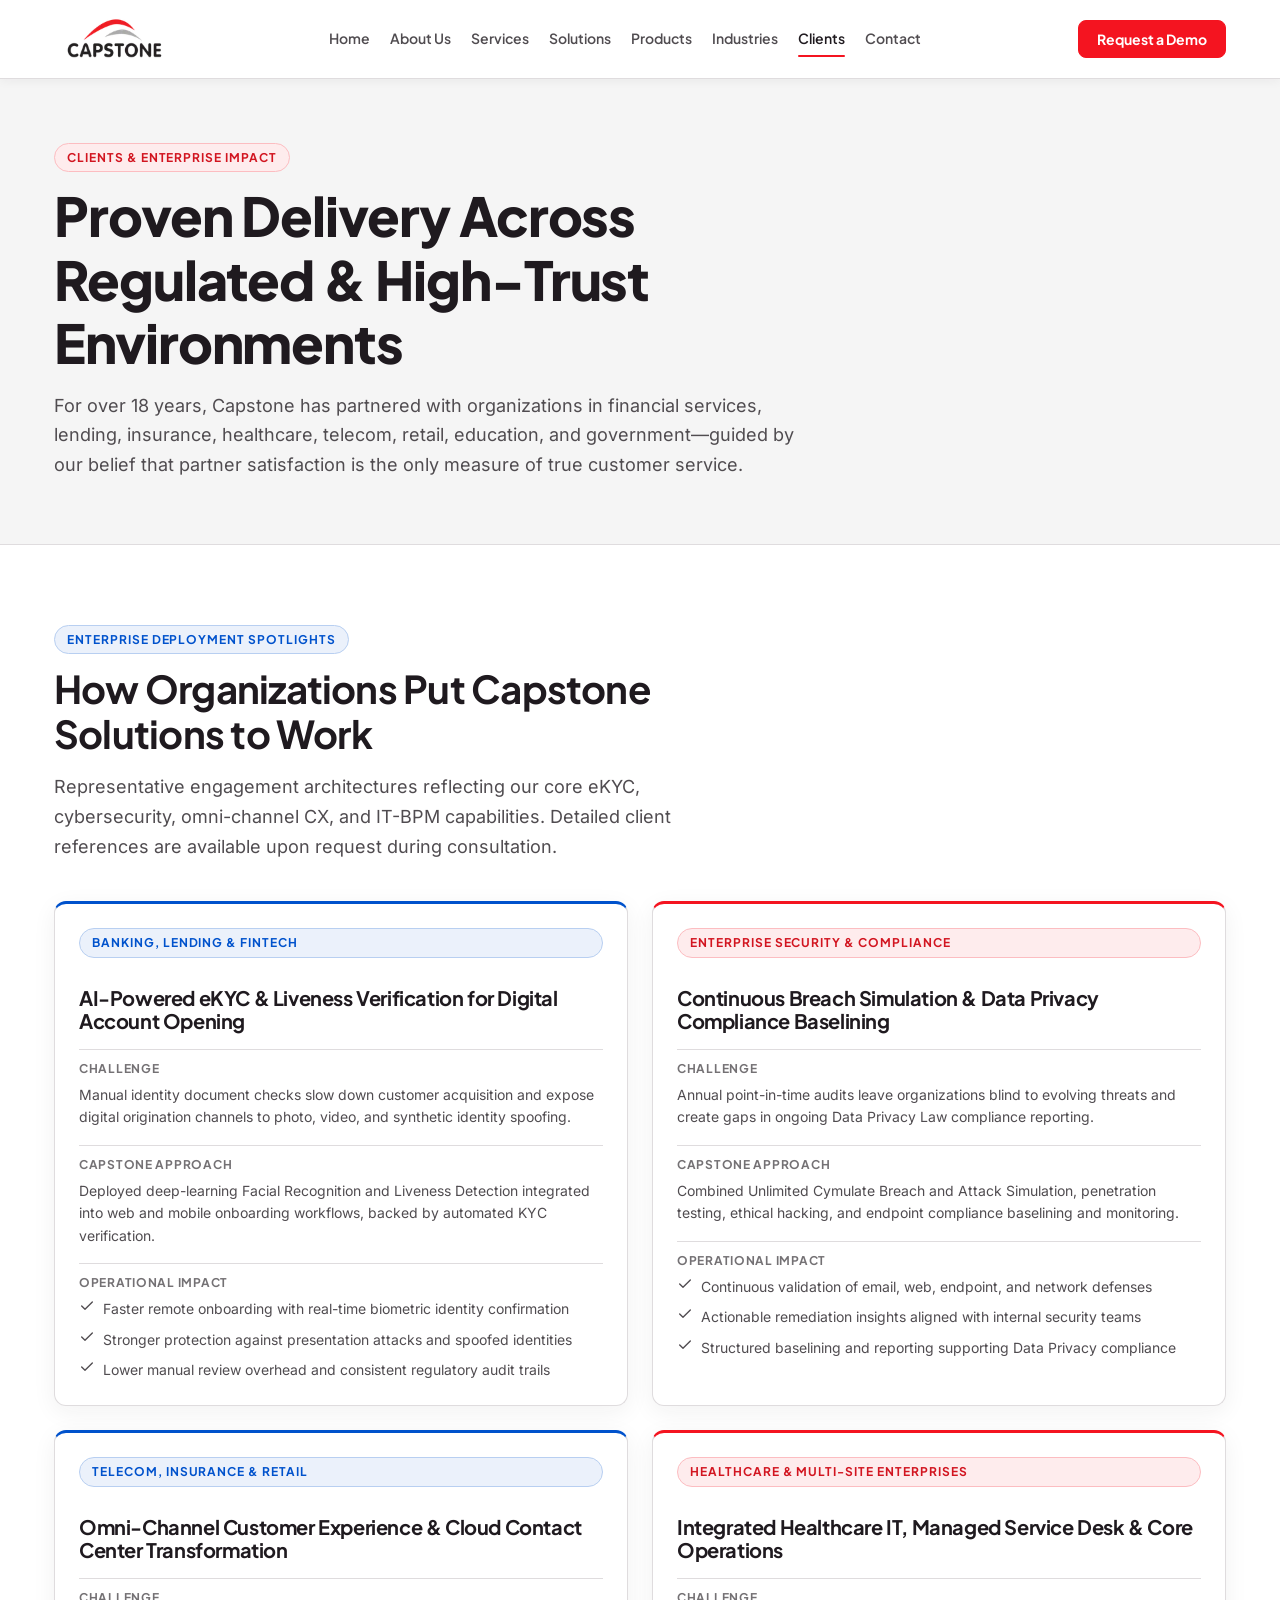
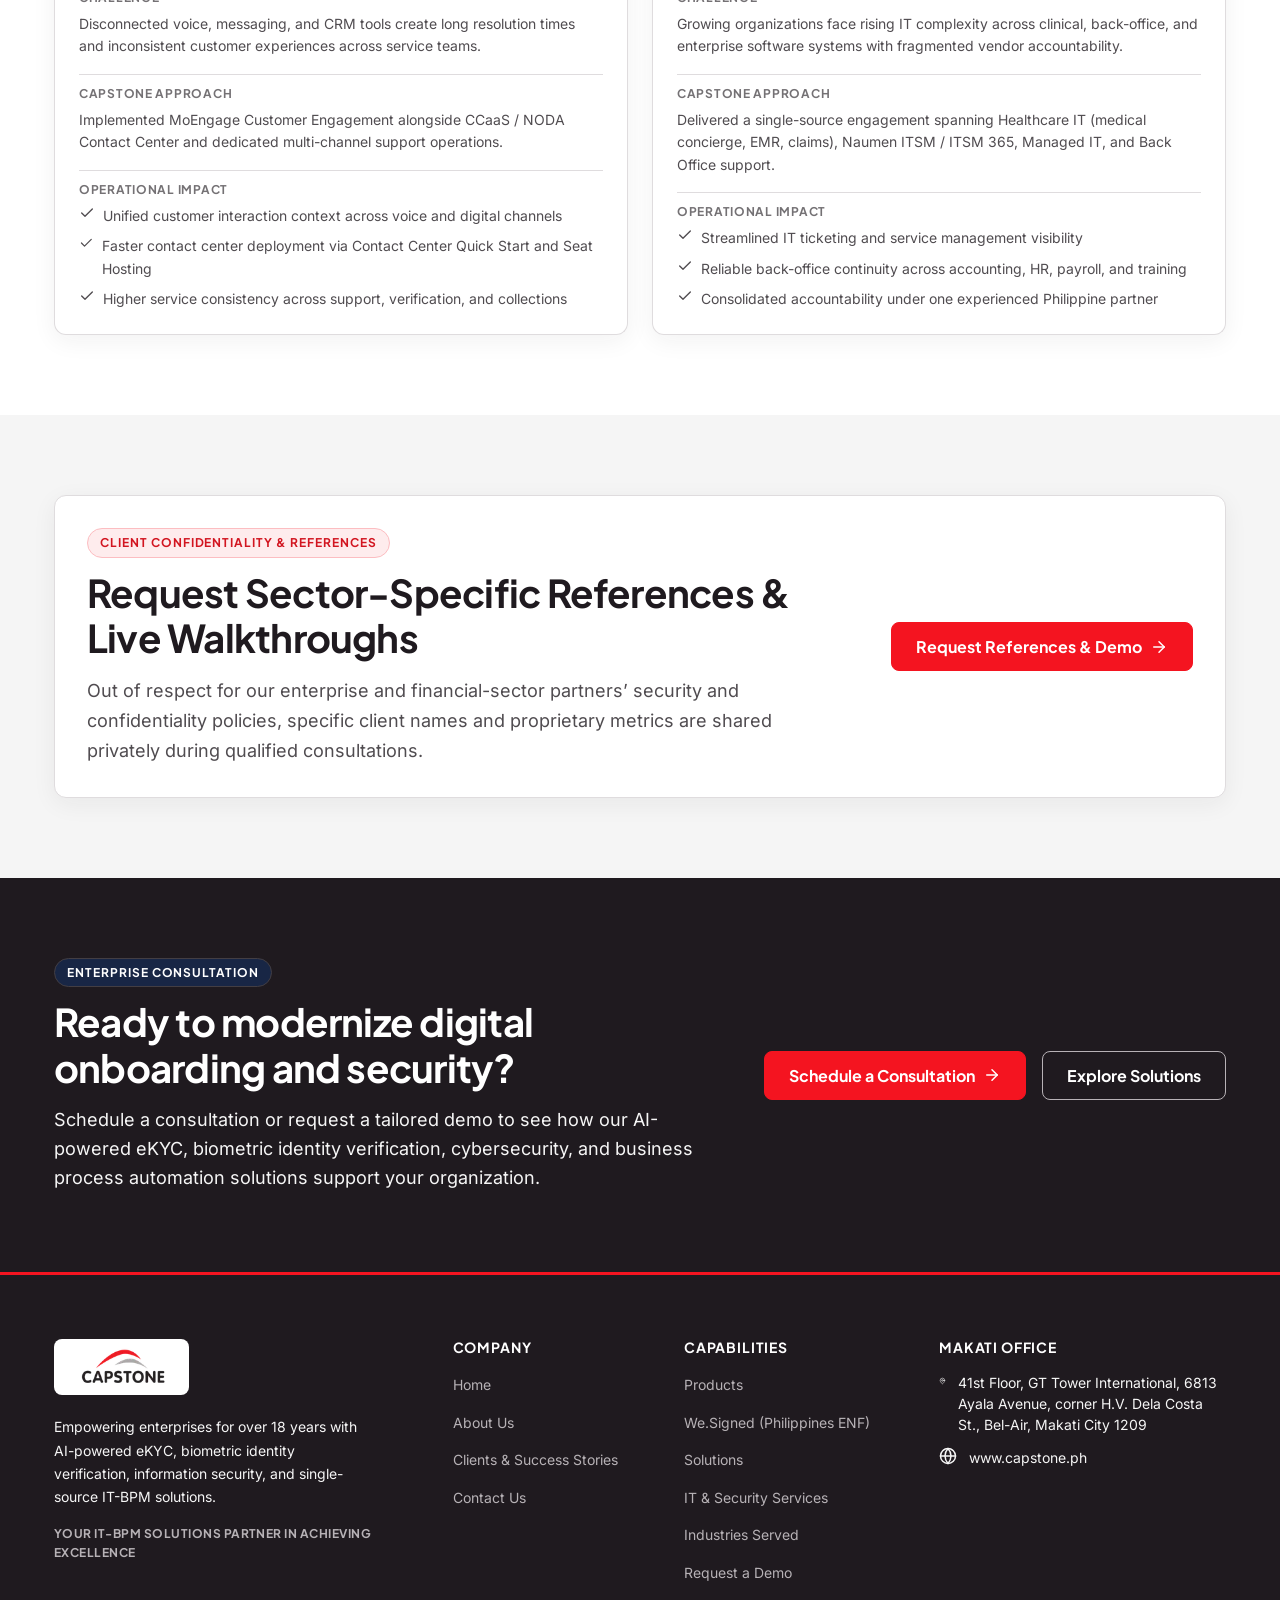
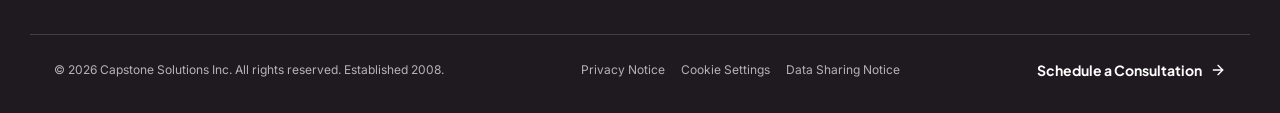
<file: clients/index.html>
<!DOCTYPE html><html lang="en" data-astro-cid-37fxchfa> <head><meta charset="UTF-8"><meta name="viewport" content="width=device-width, initial-scale=1"><title>Clients &amp; Success Stories | Capstone Solutions Inc.</title><meta name="description" content="Explore how Capstone Solutions Inc. delivers enterprise digital onboarding, biometric KYC, cybersecurity validation, and IT-BPM transformation across regulated industries."><link rel="canonical" href="https://capstone.ph/clients/"><link rel="icon" type="image/svg+xml" href="/favicon.svg"><meta property="og:type" content="website"><meta property="og:site_name" content="Capstone Solutions Inc."><meta property="og:title" content="Clients &#38; Success Stories | Capstone Solutions Inc."><meta property="og:description" content="Explore how Capstone Solutions Inc. delivers enterprise digital onboarding, biometric KYC, cybersecurity validation, and IT-BPM transformation across regulated industries."><meta property="og:url" content="https://capstone.ph/clients/"><meta name="twitter:card" content="summary"><meta name="twitter:title" content="Clients &#38; Success Stories | Capstone Solutions Inc."><meta name="twitter:description" content="Explore how Capstone Solutions Inc. delivers enterprise digital onboarding, biometric KYC, cybersecurity validation, and IT-BPM transformation across regulated industries."><link rel="stylesheet" href="/_astro/cookie-settings.lvatCehv.css">
<style>.page-header[data-astro-cid-wu5dj4rx]{padding-block:var(--space-12) var(--space-12);border-bottom:1px solid var(--color-border-subtle)}@media(min-width:1024px){.page-header[data-astro-cid-wu5dj4rx]{padding-block:var(--space-16)}}.page-header__inner[data-astro-cid-wu5dj4rx]{max-width:48rem}.page-header__title[data-astro-cid-wu5dj4rx]{font-size:var(--text-4xl);font-weight:800;margin-bottom:var(--space-4)}.page-header__subtitle[data-astro-cid-wu5dj4rx]{font-size:var(--text-lg);line-height:1.65;color:var(--color-text-secondary)}
.cta-banner__inner[data-astro-cid-3dyr47cn]{display:flex;flex-direction:column;gap:var(--space-8);align-items:flex-start;justify-content:space-between}@media(min-width:960px){.cta-banner__inner[data-astro-cid-3dyr47cn]{flex-direction:row;align-items:center}}.cta-banner__copy[data-astro-cid-3dyr47cn]{max-width:40rem}.cta-banner__desc[data-astro-cid-3dyr47cn]{font-size:var(--text-lg);line-height:1.6}.cta-banner__actions[data-astro-cid-3dyr47cn]{display:flex;flex-wrap:wrap;gap:var(--space-4);flex-shrink:0}
.spotlight-card[data-astro-cid-cvyvfw4n]{display:flex;flex-direction:column;gap:var(--space-4)}.spotlight-card__title[data-astro-cid-cvyvfw4n]{font-size:var(--text-xl);margin-bottom:0}.spotlight-card__block[data-astro-cid-cvyvfw4n]{padding-top:var(--space-3);border-top:1px solid var(--color-border-subtle)}.spotlight-card__label[data-astro-cid-cvyvfw4n]{font-size:var(--text-xs);text-transform:uppercase;letter-spacing:.06em;color:var(--color-text-muted);margin-bottom:var(--space-2)}.spotlight-card__text[data-astro-cid-cvyvfw4n]{font-size:var(--text-sm);margin:0}.spotlight-card__outcomes[data-astro-cid-cvyvfw4n]{display:flex;flex-direction:column;gap:var(--space-2)}.spotlight-card__outcome[data-astro-cid-cvyvfw4n]{display:flex;align-items:flex-start;gap:var(--space-2);font-size:var(--text-sm);color:var(--color-text-secondary)}.spotlight-card__check[data-astro-cid-cvyvfw4n]{flex-shrink:0;margin-top:3px;color:var(--color-accent-tech)}.reference-card[data-astro-cid-cvyvfw4n]{display:flex;flex-direction:column;gap:var(--space-6);align-items:flex-start;justify-content:space-between;padding:var(--space-8)}@media(min-width:960px){.reference-card[data-astro-cid-cvyvfw4n]{flex-direction:row;align-items:center}}.reference-card__copy[data-astro-cid-cvyvfw4n]{max-width:44rem}
</style></head> <body data-astro-cid-37fxchfa> <a href="#main-content" class="skip-link" data-astro-cid-37fxchfa>Skip to main content</a> <header class="site-header" data-astro-cid-3ef6ksr2> <div class="container site-header__inner" data-astro-cid-3ef6ksr2> <a href="/" class="site-header__brand" aria-label="Capstone Solutions Inc." data-astro-cid-3ef6ksr2> <img src="/_astro/capstone-logo.mWWDbuo2_Z1R6G24.webp" alt="Capstone Solutions Inc." loading="eager" data-astro-cid-3ef6ksr2="true" decoding="async" fetchpriority="auto" width="176" height="69" class="site-header__logo"> </a> <nav class="site-nav" aria-label="Primary navigation" data-astro-cid-3ef6ksr2> <ul class="site-nav__list" data-astro-cid-3ef6ksr2> <li data-astro-cid-3ef6ksr2> <a href="/" class="site-nav__link" data-astro-cid-3ef6ksr2> Home </a> </li><li data-astro-cid-3ef6ksr2> <a href="/about" class="site-nav__link" data-astro-cid-3ef6ksr2> About Us </a> </li><li data-astro-cid-3ef6ksr2> <a href="/services" class="site-nav__link" data-astro-cid-3ef6ksr2> Services </a> </li><li data-astro-cid-3ef6ksr2> <a href="/solutions" class="site-nav__link" data-astro-cid-3ef6ksr2> Solutions </a> </li><li data-astro-cid-3ef6ksr2> <a href="/products" class="site-nav__link" data-astro-cid-3ef6ksr2> Products </a> </li><li data-astro-cid-3ef6ksr2> <a href="/industries" class="site-nav__link" data-astro-cid-3ef6ksr2> Industries </a> </li><li data-astro-cid-3ef6ksr2> <a href="/clients" class="site-nav__link is-active" aria-current="page" data-astro-cid-3ef6ksr2> Clients </a> </li><li data-astro-cid-3ef6ksr2> <a href="/contact" class="site-nav__link" data-astro-cid-3ef6ksr2> Contact </a> </li> </ul> </nav> <div class="site-header__actions" data-astro-cid-3ef6ksr2> <a href="/contact" class="btn btn--primary btn--sm" data-astro-cid-3ef6ksr2> Request a Demo </a> <button type="button" class="mobile-toggle" aria-label="Open navigation menu" aria-expanded="false" aria-controls="mobile-nav-drawer" data-mobile-toggle data-astro-cid-3ef6ksr2> <svg width="24" height="24" viewBox="0 0 24 24" fill="none" stroke="currentColor" stroke-width="2" stroke-linecap="round" stroke-linejoin="round" class aria-hidden="true">            <path d="M4 6h16"></path> <path d="M4 12h16"></path> <path d="M4 18h16"></path>   </svg> </button> </div> </div> <div id="mobile-nav-drawer" class="mobile-drawer" hidden data-mobile-drawer data-astro-cid-3ef6ksr2> <div class="container mobile-drawer__inner" data-astro-cid-3ef6ksr2> <nav aria-label="Mobile navigation" data-astro-cid-3ef6ksr2> <ul class="mobile-drawer__list" data-astro-cid-3ef6ksr2> <li data-astro-cid-3ef6ksr2> <a href="/" class="mobile-drawer__link" data-astro-cid-3ef6ksr2> Home </a> </li><li data-astro-cid-3ef6ksr2> <a href="/about" class="mobile-drawer__link" data-astro-cid-3ef6ksr2> About Us </a> </li><li data-astro-cid-3ef6ksr2> <a href="/services" class="mobile-drawer__link" data-astro-cid-3ef6ksr2> Services </a> </li><li data-astro-cid-3ef6ksr2> <a href="/solutions" class="mobile-drawer__link" data-astro-cid-3ef6ksr2> Solutions </a> </li><li data-astro-cid-3ef6ksr2> <a href="/products" class="mobile-drawer__link" data-astro-cid-3ef6ksr2> Products </a> </li><li data-astro-cid-3ef6ksr2> <a href="/industries" class="mobile-drawer__link" data-astro-cid-3ef6ksr2> Industries </a> </li><li data-astro-cid-3ef6ksr2> <a href="/clients" class="mobile-drawer__link is-active" aria-current="page" data-astro-cid-3ef6ksr2> Clients </a> </li><li data-astro-cid-3ef6ksr2> <a href="/contact" class="mobile-drawer__link" data-astro-cid-3ef6ksr2> Contact </a> </li> </ul> </nav> <div class="mobile-drawer__cta" data-astro-cid-3ef6ksr2> <a href="/contact" class="btn btn--primary" data-astro-cid-3ef6ksr2> Schedule a Consultation </a> </div> </div> </div> </header> <script type="module">const e=document.querySelector("[data-mobile-toggle]"),t=document.querySelector("[data-mobile-drawer]");if(e instanceof HTMLButtonElement&&t instanceof HTMLElement){const a=()=>{t.hidden=!0,e.setAttribute("aria-expanded","false"),e.setAttribute("aria-label","Open navigation menu")};e.addEventListener("click",()=>{e.getAttribute("aria-expanded")==="true"?a():(t.hidden=!1,e.setAttribute("aria-expanded","true"),e.setAttribute("aria-label","Close navigation menu"))}),document.addEventListener("keydown",n=>{n.key==="Escape"&&e.getAttribute("aria-expanded")==="true"&&(a(),e.focus())})}</script>  <main id="main-content" data-astro-cid-37fxchfa>  <section class="page-header section--alt" data-astro-cid-wu5dj4rx> <div class="container" data-astro-cid-wu5dj4rx> <div class="page-header__inner" data-astro-cid-wu5dj4rx> <span class="eyebrow eyebrow--brand" data-astro-cid-wu5dj4rx> Clients &amp; Enterprise Impact </span> <h1 class="page-header__title" data-astro-cid-wu5dj4rx>Proven Delivery Across Regulated &amp; High-Trust Environments</h1> <p class="page-header__subtitle" data-astro-cid-wu5dj4rx>For over 18 years, Capstone has partnered with organizations in financial services, lending, insurance, healthcare, telecom, retail, education, and government—guided by our belief that partner satisfaction is the only measure of true customer service.</p> </div> </div> </section>  <section class="section" data-astro-cid-cvyvfw4n> <div class="container" data-astro-cid-cvyvfw4n> <div class="section-header" data-astro-cid-cvyvfw4n> <span class="eyebrow eyebrow--tech" data-astro-cid-cvyvfw4n>Enterprise Deployment Spotlights</span> <h2 class="section-title" data-astro-cid-cvyvfw4n>How Organizations Put Capstone Solutions to Work</h2> <p class="section-subtitle" data-astro-cid-cvyvfw4n>Representative engagement architectures reflecting our core eKYC, cybersecurity, omni-channel CX, and IT-BPM capabilities. Detailed client references are available upon request during consultation.</p> </div> <div class="grid grid--2" data-astro-cid-cvyvfw4n> <article class="card spotlight-card card--accent-tech" data-astro-cid-cvyvfw4n> <span class="eyebrow eyebrow--tech" data-astro-cid-cvyvfw4n> Banking, Lending &amp; Fintech </span> <h3 class="spotlight-card__title" data-astro-cid-cvyvfw4n>AI-Powered eKYC &amp; Liveness Verification for Digital Account Opening</h3> <div class="spotlight-card__block" data-astro-cid-cvyvfw4n> <h4 class="spotlight-card__label" data-astro-cid-cvyvfw4n>Challenge</h4> <p class="spotlight-card__text" data-astro-cid-cvyvfw4n>Manual identity document checks slow down customer acquisition and expose digital origination channels to photo, video, and synthetic identity spoofing.</p> </div> <div class="spotlight-card__block" data-astro-cid-cvyvfw4n> <h4 class="spotlight-card__label" data-astro-cid-cvyvfw4n>Capstone Approach</h4> <p class="spotlight-card__text" data-astro-cid-cvyvfw4n>Deployed deep-learning Facial Recognition and Liveness Detection integrated into web and mobile onboarding workflows, backed by automated KYC verification.</p> </div> <div class="spotlight-card__block" data-astro-cid-cvyvfw4n> <h4 class="spotlight-card__label" data-astro-cid-cvyvfw4n>Operational Impact</h4> <ul class="spotlight-card__outcomes" data-astro-cid-cvyvfw4n> <li class="spotlight-card__outcome" data-astro-cid-cvyvfw4n> <svg width="16" height="16" viewBox="0 0 24 24" fill="none" stroke="currentColor" stroke-width="2" stroke-linecap="round" stroke-linejoin="round" class="spotlight-card__check" aria-hidden="true">     <path d="M20 6 9 17l-5-5"></path>        </svg> <span data-astro-cid-cvyvfw4n>Faster remote onboarding with real-time biometric identity confirmation</span> </li><li class="spotlight-card__outcome" data-astro-cid-cvyvfw4n> <svg width="16" height="16" viewBox="0 0 24 24" fill="none" stroke="currentColor" stroke-width="2" stroke-linecap="round" stroke-linejoin="round" class="spotlight-card__check" aria-hidden="true">     <path d="M20 6 9 17l-5-5"></path>        </svg> <span data-astro-cid-cvyvfw4n>Stronger protection against presentation attacks and spoofed identities</span> </li><li class="spotlight-card__outcome" data-astro-cid-cvyvfw4n> <svg width="16" height="16" viewBox="0 0 24 24" fill="none" stroke="currentColor" stroke-width="2" stroke-linecap="round" stroke-linejoin="round" class="spotlight-card__check" aria-hidden="true">     <path d="M20 6 9 17l-5-5"></path>        </svg> <span data-astro-cid-cvyvfw4n>Lower manual review overhead and consistent regulatory audit trails</span> </li> </ul> </div> </article><article class="card spotlight-card card--accent-brand" data-astro-cid-cvyvfw4n> <span class="eyebrow eyebrow--brand" data-astro-cid-cvyvfw4n> Enterprise Security &amp; Compliance </span> <h3 class="spotlight-card__title" data-astro-cid-cvyvfw4n>Continuous Breach Simulation &amp; Data Privacy Compliance Baselining</h3> <div class="spotlight-card__block" data-astro-cid-cvyvfw4n> <h4 class="spotlight-card__label" data-astro-cid-cvyvfw4n>Challenge</h4> <p class="spotlight-card__text" data-astro-cid-cvyvfw4n>Annual point-in-time audits leave organizations blind to evolving threats and create gaps in ongoing Data Privacy Law compliance reporting.</p> </div> <div class="spotlight-card__block" data-astro-cid-cvyvfw4n> <h4 class="spotlight-card__label" data-astro-cid-cvyvfw4n>Capstone Approach</h4> <p class="spotlight-card__text" data-astro-cid-cvyvfw4n>Combined Unlimited Cymulate Breach and Attack Simulation, penetration testing, ethical hacking, and endpoint compliance baselining and monitoring.</p> </div> <div class="spotlight-card__block" data-astro-cid-cvyvfw4n> <h4 class="spotlight-card__label" data-astro-cid-cvyvfw4n>Operational Impact</h4> <ul class="spotlight-card__outcomes" data-astro-cid-cvyvfw4n> <li class="spotlight-card__outcome" data-astro-cid-cvyvfw4n> <svg width="16" height="16" viewBox="0 0 24 24" fill="none" stroke="currentColor" stroke-width="2" stroke-linecap="round" stroke-linejoin="round" class="spotlight-card__check" aria-hidden="true">     <path d="M20 6 9 17l-5-5"></path>        </svg> <span data-astro-cid-cvyvfw4n>Continuous validation of email, web, endpoint, and network defenses</span> </li><li class="spotlight-card__outcome" data-astro-cid-cvyvfw4n> <svg width="16" height="16" viewBox="0 0 24 24" fill="none" stroke="currentColor" stroke-width="2" stroke-linecap="round" stroke-linejoin="round" class="spotlight-card__check" aria-hidden="true">     <path d="M20 6 9 17l-5-5"></path>        </svg> <span data-astro-cid-cvyvfw4n>Actionable remediation insights aligned with internal security teams</span> </li><li class="spotlight-card__outcome" data-astro-cid-cvyvfw4n> <svg width="16" height="16" viewBox="0 0 24 24" fill="none" stroke="currentColor" stroke-width="2" stroke-linecap="round" stroke-linejoin="round" class="spotlight-card__check" aria-hidden="true">     <path d="M20 6 9 17l-5-5"></path>        </svg> <span data-astro-cid-cvyvfw4n>Structured baselining and reporting supporting Data Privacy compliance</span> </li> </ul> </div> </article><article class="card spotlight-card card--accent-tech" data-astro-cid-cvyvfw4n> <span class="eyebrow eyebrow--tech" data-astro-cid-cvyvfw4n> Telecom, Insurance &amp; Retail </span> <h3 class="spotlight-card__title" data-astro-cid-cvyvfw4n>Omni-Channel Customer Experience &amp; Cloud Contact Center Transformation</h3> <div class="spotlight-card__block" data-astro-cid-cvyvfw4n> <h4 class="spotlight-card__label" data-astro-cid-cvyvfw4n>Challenge</h4> <p class="spotlight-card__text" data-astro-cid-cvyvfw4n>Disconnected voice, messaging, and CRM tools create long resolution times and inconsistent customer experiences across service teams.</p> </div> <div class="spotlight-card__block" data-astro-cid-cvyvfw4n> <h4 class="spotlight-card__label" data-astro-cid-cvyvfw4n>Capstone Approach</h4> <p class="spotlight-card__text" data-astro-cid-cvyvfw4n>Implemented MoEngage Customer Engagement alongside CCaaS / NODA Contact Center and dedicated multi-channel support operations.</p> </div> <div class="spotlight-card__block" data-astro-cid-cvyvfw4n> <h4 class="spotlight-card__label" data-astro-cid-cvyvfw4n>Operational Impact</h4> <ul class="spotlight-card__outcomes" data-astro-cid-cvyvfw4n> <li class="spotlight-card__outcome" data-astro-cid-cvyvfw4n> <svg width="16" height="16" viewBox="0 0 24 24" fill="none" stroke="currentColor" stroke-width="2" stroke-linecap="round" stroke-linejoin="round" class="spotlight-card__check" aria-hidden="true">     <path d="M20 6 9 17l-5-5"></path>        </svg> <span data-astro-cid-cvyvfw4n>Unified customer interaction context across voice and digital channels</span> </li><li class="spotlight-card__outcome" data-astro-cid-cvyvfw4n> <svg width="16" height="16" viewBox="0 0 24 24" fill="none" stroke="currentColor" stroke-width="2" stroke-linecap="round" stroke-linejoin="round" class="spotlight-card__check" aria-hidden="true">     <path d="M20 6 9 17l-5-5"></path>        </svg> <span data-astro-cid-cvyvfw4n>Faster contact center deployment via Contact Center Quick Start and Seat Hosting</span> </li><li class="spotlight-card__outcome" data-astro-cid-cvyvfw4n> <svg width="16" height="16" viewBox="0 0 24 24" fill="none" stroke="currentColor" stroke-width="2" stroke-linecap="round" stroke-linejoin="round" class="spotlight-card__check" aria-hidden="true">     <path d="M20 6 9 17l-5-5"></path>        </svg> <span data-astro-cid-cvyvfw4n>Higher service consistency across support, verification, and collections</span> </li> </ul> </div> </article><article class="card spotlight-card card--accent-brand" data-astro-cid-cvyvfw4n> <span class="eyebrow eyebrow--brand" data-astro-cid-cvyvfw4n> Healthcare &amp; Multi-Site Enterprises </span> <h3 class="spotlight-card__title" data-astro-cid-cvyvfw4n>Integrated Healthcare IT, Managed Service Desk &amp; Core Operations</h3> <div class="spotlight-card__block" data-astro-cid-cvyvfw4n> <h4 class="spotlight-card__label" data-astro-cid-cvyvfw4n>Challenge</h4> <p class="spotlight-card__text" data-astro-cid-cvyvfw4n>Growing organizations face rising IT complexity across clinical, back-office, and enterprise software systems with fragmented vendor accountability.</p> </div> <div class="spotlight-card__block" data-astro-cid-cvyvfw4n> <h4 class="spotlight-card__label" data-astro-cid-cvyvfw4n>Capstone Approach</h4> <p class="spotlight-card__text" data-astro-cid-cvyvfw4n>Delivered a single-source engagement spanning Healthcare IT (medical concierge, EMR, claims), Naumen ITSM / ITSM 365, Managed IT, and Back Office support.</p> </div> <div class="spotlight-card__block" data-astro-cid-cvyvfw4n> <h4 class="spotlight-card__label" data-astro-cid-cvyvfw4n>Operational Impact</h4> <ul class="spotlight-card__outcomes" data-astro-cid-cvyvfw4n> <li class="spotlight-card__outcome" data-astro-cid-cvyvfw4n> <svg width="16" height="16" viewBox="0 0 24 24" fill="none" stroke="currentColor" stroke-width="2" stroke-linecap="round" stroke-linejoin="round" class="spotlight-card__check" aria-hidden="true">     <path d="M20 6 9 17l-5-5"></path>        </svg> <span data-astro-cid-cvyvfw4n>Streamlined IT ticketing and service management visibility</span> </li><li class="spotlight-card__outcome" data-astro-cid-cvyvfw4n> <svg width="16" height="16" viewBox="0 0 24 24" fill="none" stroke="currentColor" stroke-width="2" stroke-linecap="round" stroke-linejoin="round" class="spotlight-card__check" aria-hidden="true">     <path d="M20 6 9 17l-5-5"></path>        </svg> <span data-astro-cid-cvyvfw4n>Reliable back-office continuity across accounting, HR, payroll, and training</span> </li><li class="spotlight-card__outcome" data-astro-cid-cvyvfw4n> <svg width="16" height="16" viewBox="0 0 24 24" fill="none" stroke="currentColor" stroke-width="2" stroke-linecap="round" stroke-linejoin="round" class="spotlight-card__check" aria-hidden="true">     <path d="M20 6 9 17l-5-5"></path>        </svg> <span data-astro-cid-cvyvfw4n>Consolidated accountability under one experienced Philippine partner</span> </li> </ul> </div> </article> </div> </div> </section> <section class="section section--alt" data-astro-cid-cvyvfw4n> <div class="container" data-astro-cid-cvyvfw4n> <div class="card reference-card" data-astro-cid-cvyvfw4n> <div class="reference-card__copy" data-astro-cid-cvyvfw4n> <span class="eyebrow eyebrow--brand" data-astro-cid-cvyvfw4n>Client Confidentiality &amp; References</span> <h2 class="section-title" data-astro-cid-cvyvfw4n>Request Sector-Specific References &amp; Live Walkthroughs</h2> <p class="section-subtitle" data-astro-cid-cvyvfw4n>Out of respect for our enterprise and financial-sector partners’ security and confidentiality policies, specific client names and proprietary metrics are shared privately during qualified consultations.</p> </div> <a href="/contact" class="btn btn--primary" data-astro-cid-cvyvfw4n> Request References &amp; Demo <svg width="18" height="18" viewBox="0 0 24 24" fill="none" stroke="currentColor" stroke-width="2" stroke-linecap="round" stroke-linejoin="round" class aria-hidden="true">       <path d="M5 12h14"></path> <path d="m12 5 7 7-7 7"></path>        </svg> </a> </div> </div> </section> <section class="section section--dark cta-banner" data-astro-cid-3dyr47cn> <div class="container cta-banner__inner" data-astro-cid-3dyr47cn> <div class="cta-banner__copy" data-astro-cid-3dyr47cn> <span class="eyebrow eyebrow--dark" data-astro-cid-3dyr47cn>Enterprise Consultation</span> <h2 class="section-title" data-astro-cid-3dyr47cn>Ready to modernize digital onboarding and security?</h2> <p class="cta-banner__desc" data-astro-cid-3dyr47cn>Schedule a consultation or request a tailored demo to see how our AI-powered eKYC, biometric identity verification, cybersecurity, and business process automation solutions support your organization.</p> </div> <div class="cta-banner__actions" data-astro-cid-3dyr47cn> <a href="/contact" class="btn btn--primary" data-astro-cid-3dyr47cn> Schedule a Consultation <svg width="18" height="18" viewBox="0 0 24 24" fill="none" stroke="currentColor" stroke-width="2" stroke-linecap="round" stroke-linejoin="round" class aria-hidden="true">       <path d="M5 12h14"></path> <path d="m12 5 7 7-7 7"></path>        </svg> </a> <a href="/solutions" class="btn btn--ghost-light" data-astro-cid-3dyr47cn> Explore Solutions </a> </div> </div> </section>   </main> <footer class="site-footer section--dark" data-astro-cid-sz7xmlte> <div class="container site-footer__grid" data-astro-cid-sz7xmlte> <div class="site-footer__brand-col" data-astro-cid-sz7xmlte> <a href="/" class="site-footer__logo-pill" aria-label="Capstone Solutions Inc." data-astro-cid-sz7xmlte> <img src="/_astro/capstone-logo.mWWDbuo2_18FJ9M.webp" alt="Capstone Solutions Inc." data-astro-cid-sz7xmlte="true" loading="lazy" decoding="async" fetchpriority="auto" width="160" height="62" class="site-footer__logo"> </a> <p class="site-footer__summary" data-astro-cid-sz7xmlte>Empowering enterprises for over 18 years with AI-powered eKYC, biometric identity verification, information security, and single-source IT-BPM solutions.</p> <p class="site-footer__tagline" data-astro-cid-sz7xmlte>Your IT-BPM Solutions Partner in Achieving Excellence</p> </div> <div class="site-footer__col" data-astro-cid-sz7xmlte> <h2 class="site-footer__heading" data-astro-cid-sz7xmlte>Company</h2> <ul class="site-footer__links" data-astro-cid-sz7xmlte> <li data-astro-cid-sz7xmlte> <a href="/" class="site-footer__link" data-astro-cid-sz7xmlte> Home </a> </li><li data-astro-cid-sz7xmlte> <a href="/about" class="site-footer__link" data-astro-cid-sz7xmlte> About Us </a> </li><li data-astro-cid-sz7xmlte> <a href="/clients" class="site-footer__link" data-astro-cid-sz7xmlte> Clients &amp; Success Stories </a> </li><li data-astro-cid-sz7xmlte> <a href="/contact" class="site-footer__link" data-astro-cid-sz7xmlte> Contact Us </a> </li> </ul> </div><div class="site-footer__col" data-astro-cid-sz7xmlte> <h2 class="site-footer__heading" data-astro-cid-sz7xmlte>Capabilities</h2> <ul class="site-footer__links" data-astro-cid-sz7xmlte> <li data-astro-cid-sz7xmlte> <a href="/products" class="site-footer__link" data-astro-cid-sz7xmlte> Products </a> </li><li data-astro-cid-sz7xmlte> <a href="https://enotary.capstone.ph" class="site-footer__link" target="_blank" rel="noopener noreferrer" data-astro-cid-sz7xmlte> We.Signed (Philippines ENF) </a> </li><li data-astro-cid-sz7xmlte> <a href="/solutions" class="site-footer__link" data-astro-cid-sz7xmlte> Solutions </a> </li><li data-astro-cid-sz7xmlte> <a href="/services" class="site-footer__link" data-astro-cid-sz7xmlte> IT &amp; Security Services </a> </li><li data-astro-cid-sz7xmlte> <a href="/industries" class="site-footer__link" data-astro-cid-sz7xmlte> Industries Served </a> </li><li data-astro-cid-sz7xmlte> <a href="/contact" class="site-footer__link" data-astro-cid-sz7xmlte> Request a Demo </a> </li> </ul> </div> <div class="site-footer__col" data-astro-cid-sz7xmlte> <h2 class="site-footer__heading" data-astro-cid-sz7xmlte>Makati Office</h2> <ul class="site-footer__contact" data-astro-cid-sz7xmlte> <li class="site-footer__contact-item" data-astro-cid-sz7xmlte> <svg width="18" height="18" viewBox="0 0 24 24" fill="none" stroke="currentColor" stroke-width="2" stroke-linecap="round" stroke-linejoin="round" class="site-footer__icon" aria-hidden="true">         <path d="M20 10c0 6-8 12-8 12s-8-6-8-12a8 8 0 0 1 16 0z"></path> <circle cx="12" cy="10" r="3"></circle>      </svg> <span data-astro-cid-sz7xmlte>41st Floor, GT Tower International, 6813 Ayala Avenue, corner H.V. Dela Costa St., Bel-Air, Makati City 1209</span> </li> <li class="site-footer__contact-item" data-astro-cid-sz7xmlte> <svg width="18" height="18" viewBox="0 0 24 24" fill="none" stroke="currentColor" stroke-width="2" stroke-linecap="round" stroke-linejoin="round" class="site-footer__icon" aria-hidden="true">          <circle cx="12" cy="12" r="10"></circle> <path d="M2 12h20"></path> <path d="M12 2a15.3 15.3 0 0 1 4 10 15.3 15.3 0 0 1-4 10 15.3 15.3 0 0 1-4-10 15.3 15.3 0 0 1 4-10z"></path>     </svg> <span data-astro-cid-sz7xmlte>www.capstone.ph</span> </li> </ul> </div> </div> <div class="container site-footer__bottom" data-astro-cid-sz7xmlte> <p class="site-footer__copyright" data-astro-cid-sz7xmlte>
&copy; 2026 Capstone Solutions Inc. All rights reserved. Established 2008.
</p> <nav class="site-footer__legal" aria-label="Legal notices" data-astro-cid-sz7xmlte> <a href="/privacy-notice" class="site-footer__legal-link" data-astro-cid-sz7xmlte> Privacy Notice </a><a href="/cookie-settings" class="site-footer__legal-link" data-astro-cid-sz7xmlte> Cookie Settings </a><a href="/data-sharing-notice" class="site-footer__legal-link" data-astro-cid-sz7xmlte> Data Sharing Notice </a> </nav> <a href="/contact" class="site-footer__cta-link" data-astro-cid-sz7xmlte> Schedule a Consultation <svg width="16" height="16" viewBox="0 0 24 24" fill="none" stroke="currentColor" stroke-width="2" stroke-linecap="round" stroke-linejoin="round" class aria-hidden="true">       <path d="M5 12h14"></path> <path d="m12 5 7 7-7 7"></path>        </svg> </a> </div> </footer>  </body></html>
</file>
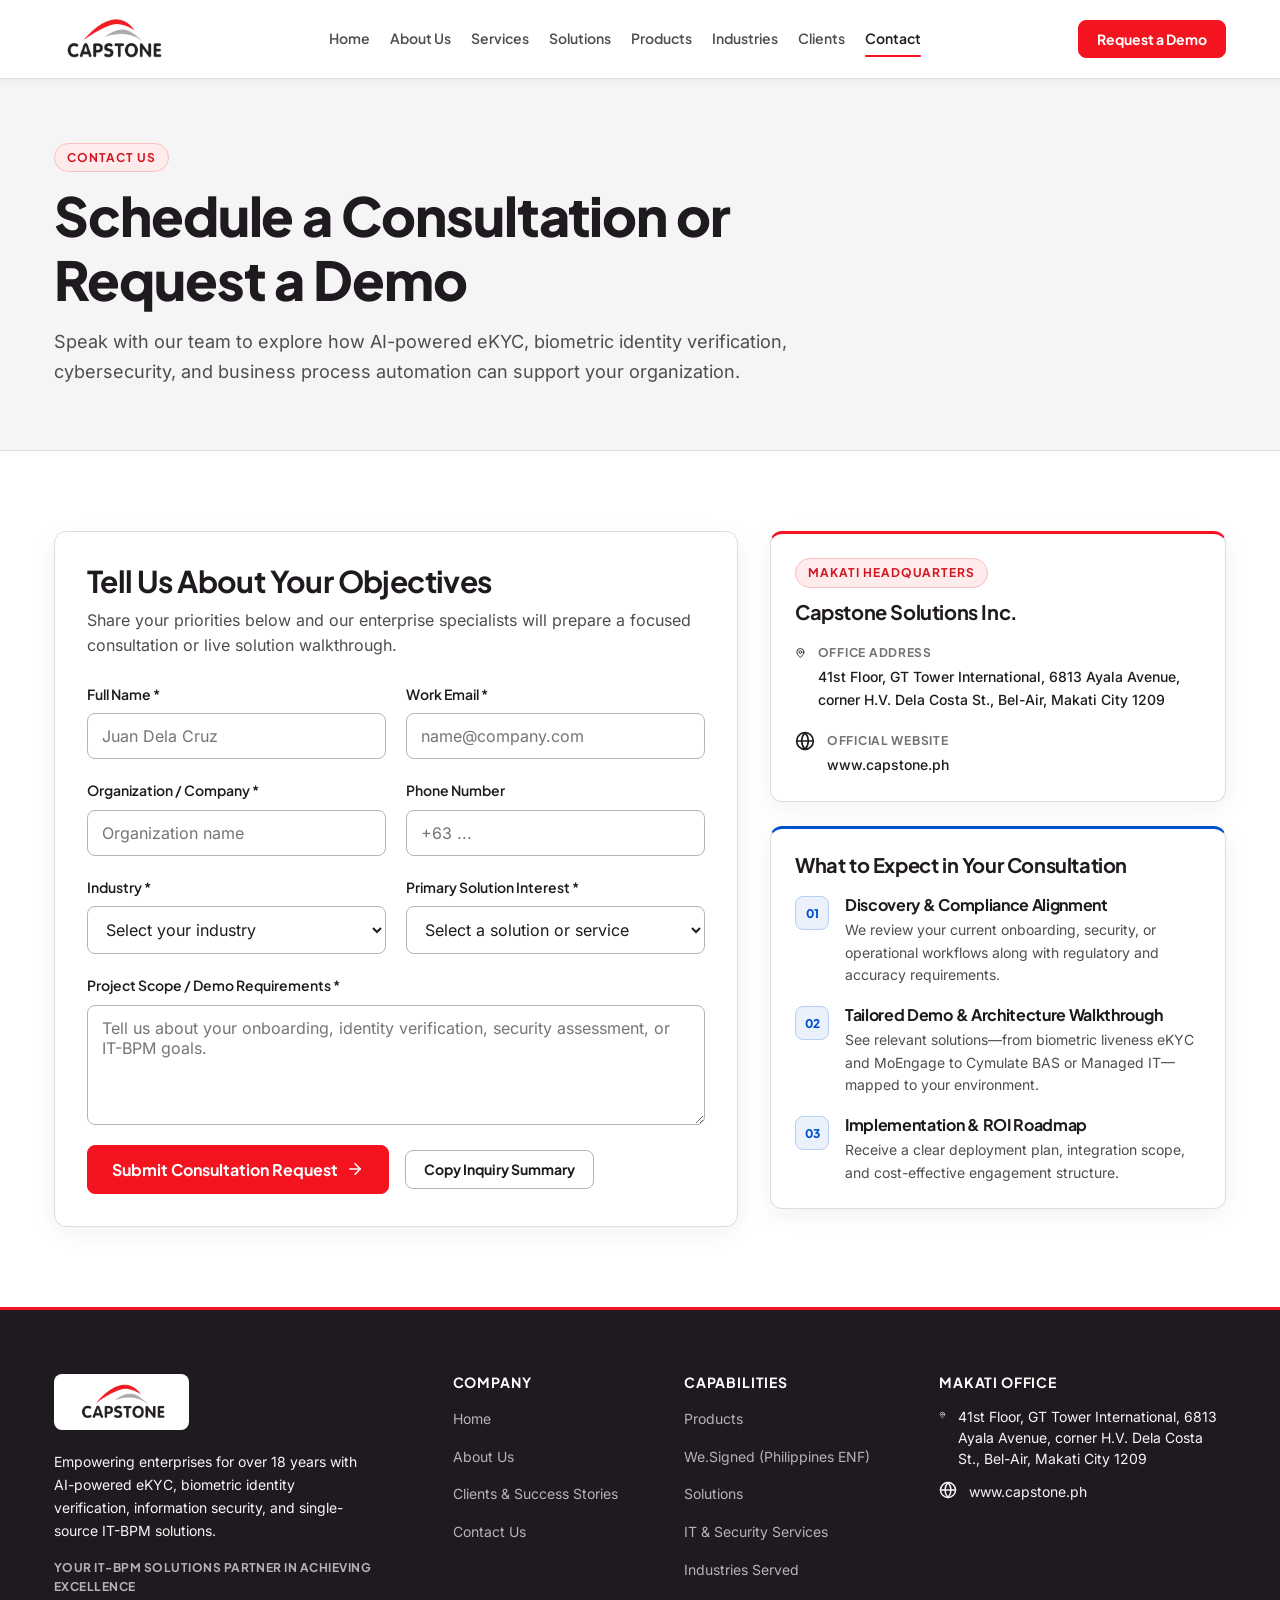
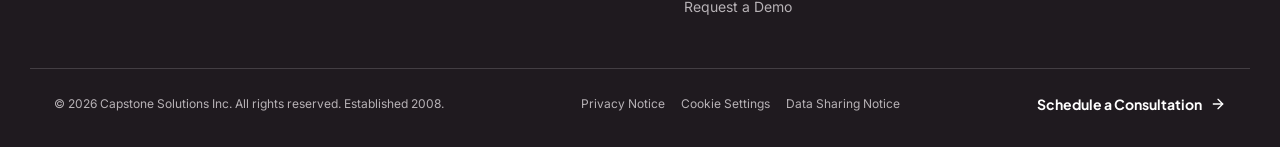
<file: contact/index.html>
<!DOCTYPE html><html lang="en" data-astro-cid-37fxchfa> <head><meta charset="UTF-8"><meta name="viewport" content="width=device-width, initial-scale=1"><title>Contact Us | Capstone Solutions Inc.</title><meta name="description" content="Schedule a consultation or request a demo with Capstone Solutions Inc. in Makati City for AI eKYC, digital onboarding, identity verification, cybersecurity, and IT-BPM."><link rel="canonical" href="https://capstone.ph/contact/"><link rel="icon" type="image/svg+xml" href="/favicon.svg"><meta property="og:type" content="website"><meta property="og:site_name" content="Capstone Solutions Inc."><meta property="og:title" content="Contact Us | Capstone Solutions Inc."><meta property="og:description" content="Schedule a consultation or request a demo with Capstone Solutions Inc. in Makati City for AI eKYC, digital onboarding, identity verification, cybersecurity, and IT-BPM."><meta property="og:url" content="https://capstone.ph/contact/"><meta name="twitter:card" content="summary"><meta name="twitter:title" content="Contact Us | Capstone Solutions Inc."><meta name="twitter:description" content="Schedule a consultation or request a demo with Capstone Solutions Inc. in Makati City for AI eKYC, digital onboarding, identity verification, cybersecurity, and IT-BPM."><link rel="stylesheet" href="/_astro/cookie-settings.lvatCehv.css">
<style>.page-header[data-astro-cid-wu5dj4rx]{padding-block:var(--space-12) var(--space-12);border-bottom:1px solid var(--color-border-subtle)}@media(min-width:1024px){.page-header[data-astro-cid-wu5dj4rx]{padding-block:var(--space-16)}}.page-header__inner[data-astro-cid-wu5dj4rx]{max-width:48rem}.page-header__title[data-astro-cid-wu5dj4rx]{font-size:var(--text-4xl);font-weight:800;margin-bottom:var(--space-4)}.page-header__subtitle[data-astro-cid-wu5dj4rx]{font-size:var(--text-lg);line-height:1.65;color:var(--color-text-secondary)}
.contact-grid[data-astro-cid-uw5kdbxl]{display:grid;gap:var(--space-8);grid-template-columns:repeat(1,minmax(0,1fr));align-items:start}@media(min-width:1024px){.contact-grid[data-astro-cid-uw5kdbxl]{grid-template-columns:1.2fr .8fr}}.contact-form-card[data-astro-cid-uw5kdbxl]{padding:var(--space-8)}.contact-form-card__title[data-astro-cid-uw5kdbxl]{font-size:var(--text-2xl);margin-bottom:var(--space-2)}.contact-form-card__sub[data-astro-cid-uw5kdbxl]{margin-bottom:var(--space-6)}.contact-form[data-astro-cid-uw5kdbxl]{display:flex;flex-direction:column;gap:var(--space-5)}.form-row[data-astro-cid-uw5kdbxl]{display:grid;gap:var(--space-5);grid-template-columns:repeat(1,minmax(0,1fr))}@media(min-width:640px){.form-row[data-astro-cid-uw5kdbxl]{grid-template-columns:repeat(2,minmax(0,1fr))}}.form-field[data-astro-cid-uw5kdbxl]{display:flex;flex-direction:column;gap:var(--space-2)}.form-label[data-astro-cid-uw5kdbxl]{font-family:var(--font-display);font-size:var(--text-sm);font-weight:600;color:var(--color-text-primary)}.form-input[data-astro-cid-uw5kdbxl]{width:100%;font-family:var(--font-body);font-size:var(--text-base);color:var(--color-text-primary);background-color:var(--color-bg-surface);border:1.5px solid var(--color-border-strong);border-radius:var(--radius-md);padding:.75rem .9rem;transition:border-color var(--transition-fast)}.form-input[data-astro-cid-uw5kdbxl]:focus{outline:none;border-color:var(--color-focus-ring)}.form-textarea[data-astro-cid-uw5kdbxl]{resize:vertical;min-height:120px}.form-feedback[data-astro-cid-uw5kdbxl]{padding:var(--space-4);border-radius:var(--radius-md);font-size:var(--text-sm);font-weight:500}.form-feedback[data-astro-cid-uw5kdbxl].is-success{background-color:var(--color-accent-tech-soft);border:1px solid var(--color-accent-tech-border);color:var(--color-text-primary)}.form-feedback[data-astro-cid-uw5kdbxl].is-error{background-color:var(--color-accent-primary-soft);border:1px solid var(--color-accent-primary-border);color:var(--color-accent-primary-hover)}.form-actions[data-astro-cid-uw5kdbxl]{display:flex;flex-wrap:wrap;align-items:center;gap:var(--space-4)}.contact-sidebar[data-astro-cid-uw5kdbxl]{display:flex;flex-direction:column;gap:var(--space-6)}.sidebar-title[data-astro-cid-uw5kdbxl]{font-size:var(--text-xl);margin-bottom:var(--space-5)}.sidebar-details[data-astro-cid-uw5kdbxl]{display:flex;flex-direction:column;gap:var(--space-5)}.sidebar-details__item[data-astro-cid-uw5kdbxl]{display:flex;align-items:flex-start;gap:var(--space-3)}.sidebar-details__icon[data-astro-cid-uw5kdbxl]{flex-shrink:0;margin-top:2px;color:var(--color-accent-primary)}.sidebar-details__label[data-astro-cid-uw5kdbxl]{font-family:var(--font-display);font-size:var(--text-xs);font-weight:700;text-transform:uppercase;letter-spacing:.06em;color:var(--color-text-muted);margin-bottom:var(--space-1)}.sidebar-details__value[data-astro-cid-uw5kdbxl],.sidebar-details__link[data-astro-cid-uw5kdbxl]{font-size:var(--text-sm);font-weight:500;color:var(--color-text-primary);margin:0}.sidebar-details__link[data-astro-cid-uw5kdbxl]:hover{color:var(--color-accent-tech)}.expect-steps[data-astro-cid-uw5kdbxl]{display:flex;flex-direction:column;gap:var(--space-5)}.expect-step[data-astro-cid-uw5kdbxl]{display:flex;align-items:flex-start;gap:var(--space-4)}.expect-step__num[data-astro-cid-uw5kdbxl]{flex-shrink:0;display:inline-flex;align-items:center;justify-content:center;width:34px;height:34px;border-radius:var(--radius-md);background-color:var(--color-accent-tech-soft);border:1px solid var(--color-accent-tech-border);color:var(--color-accent-tech);font-family:var(--font-display);font-size:var(--text-xs);font-weight:800}.expect-step__title[data-astro-cid-uw5kdbxl]{font-size:var(--text-base);margin-bottom:var(--space-1)}.expect-step__desc[data-astro-cid-uw5kdbxl]{font-size:var(--text-sm)}
</style></head> <body data-astro-cid-37fxchfa> <a href="#main-content" class="skip-link" data-astro-cid-37fxchfa>Skip to main content</a> <header class="site-header" data-astro-cid-3ef6ksr2> <div class="container site-header__inner" data-astro-cid-3ef6ksr2> <a href="/" class="site-header__brand" aria-label="Capstone Solutions Inc." data-astro-cid-3ef6ksr2> <img src="/_astro/capstone-logo.mWWDbuo2_Z1R6G24.webp" alt="Capstone Solutions Inc." loading="eager" data-astro-cid-3ef6ksr2="true" decoding="async" fetchpriority="auto" width="176" height="69" class="site-header__logo"> </a> <nav class="site-nav" aria-label="Primary navigation" data-astro-cid-3ef6ksr2> <ul class="site-nav__list" data-astro-cid-3ef6ksr2> <li data-astro-cid-3ef6ksr2> <a href="/" class="site-nav__link" data-astro-cid-3ef6ksr2> Home </a> </li><li data-astro-cid-3ef6ksr2> <a href="/about" class="site-nav__link" data-astro-cid-3ef6ksr2> About Us </a> </li><li data-astro-cid-3ef6ksr2> <a href="/services" class="site-nav__link" data-astro-cid-3ef6ksr2> Services </a> </li><li data-astro-cid-3ef6ksr2> <a href="/solutions" class="site-nav__link" data-astro-cid-3ef6ksr2> Solutions </a> </li><li data-astro-cid-3ef6ksr2> <a href="/products" class="site-nav__link" data-astro-cid-3ef6ksr2> Products </a> </li><li data-astro-cid-3ef6ksr2> <a href="/industries" class="site-nav__link" data-astro-cid-3ef6ksr2> Industries </a> </li><li data-astro-cid-3ef6ksr2> <a href="/clients" class="site-nav__link" data-astro-cid-3ef6ksr2> Clients </a> </li><li data-astro-cid-3ef6ksr2> <a href="/contact" class="site-nav__link is-active" aria-current="page" data-astro-cid-3ef6ksr2> Contact </a> </li> </ul> </nav> <div class="site-header__actions" data-astro-cid-3ef6ksr2> <a href="/contact" class="btn btn--primary btn--sm" data-astro-cid-3ef6ksr2> Request a Demo </a> <button type="button" class="mobile-toggle" aria-label="Open navigation menu" aria-expanded="false" aria-controls="mobile-nav-drawer" data-mobile-toggle data-astro-cid-3ef6ksr2> <svg width="24" height="24" viewBox="0 0 24 24" fill="none" stroke="currentColor" stroke-width="2" stroke-linecap="round" stroke-linejoin="round" class aria-hidden="true">            <path d="M4 6h16"></path> <path d="M4 12h16"></path> <path d="M4 18h16"></path>   </svg> </button> </div> </div> <div id="mobile-nav-drawer" class="mobile-drawer" hidden data-mobile-drawer data-astro-cid-3ef6ksr2> <div class="container mobile-drawer__inner" data-astro-cid-3ef6ksr2> <nav aria-label="Mobile navigation" data-astro-cid-3ef6ksr2> <ul class="mobile-drawer__list" data-astro-cid-3ef6ksr2> <li data-astro-cid-3ef6ksr2> <a href="/" class="mobile-drawer__link" data-astro-cid-3ef6ksr2> Home </a> </li><li data-astro-cid-3ef6ksr2> <a href="/about" class="mobile-drawer__link" data-astro-cid-3ef6ksr2> About Us </a> </li><li data-astro-cid-3ef6ksr2> <a href="/services" class="mobile-drawer__link" data-astro-cid-3ef6ksr2> Services </a> </li><li data-astro-cid-3ef6ksr2> <a href="/solutions" class="mobile-drawer__link" data-astro-cid-3ef6ksr2> Solutions </a> </li><li data-astro-cid-3ef6ksr2> <a href="/products" class="mobile-drawer__link" data-astro-cid-3ef6ksr2> Products </a> </li><li data-astro-cid-3ef6ksr2> <a href="/industries" class="mobile-drawer__link" data-astro-cid-3ef6ksr2> Industries </a> </li><li data-astro-cid-3ef6ksr2> <a href="/clients" class="mobile-drawer__link" data-astro-cid-3ef6ksr2> Clients </a> </li><li data-astro-cid-3ef6ksr2> <a href="/contact" class="mobile-drawer__link is-active" aria-current="page" data-astro-cid-3ef6ksr2> Contact </a> </li> </ul> </nav> <div class="mobile-drawer__cta" data-astro-cid-3ef6ksr2> <a href="/contact" class="btn btn--primary" data-astro-cid-3ef6ksr2> Schedule a Consultation </a> </div> </div> </div> </header> <script type="module">const e=document.querySelector("[data-mobile-toggle]"),t=document.querySelector("[data-mobile-drawer]");if(e instanceof HTMLButtonElement&&t instanceof HTMLElement){const a=()=>{t.hidden=!0,e.setAttribute("aria-expanded","false"),e.setAttribute("aria-label","Open navigation menu")};e.addEventListener("click",()=>{e.getAttribute("aria-expanded")==="true"?a():(t.hidden=!1,e.setAttribute("aria-expanded","true"),e.setAttribute("aria-label","Close navigation menu"))}),document.addEventListener("keydown",n=>{n.key==="Escape"&&e.getAttribute("aria-expanded")==="true"&&(a(),e.focus())})}</script>  <main id="main-content" data-astro-cid-37fxchfa>  <section class="page-header section--alt" data-astro-cid-wu5dj4rx> <div class="container" data-astro-cid-wu5dj4rx> <div class="page-header__inner" data-astro-cid-wu5dj4rx> <span class="eyebrow eyebrow--brand" data-astro-cid-wu5dj4rx> Contact Us </span> <h1 class="page-header__title" data-astro-cid-wu5dj4rx>Schedule a Consultation or Request a Demo</h1> <p class="page-header__subtitle" data-astro-cid-wu5dj4rx>Speak with our team to explore how AI-powered eKYC, biometric identity verification, cybersecurity, and business process automation can support your organization.</p> </div> </div> </section>  <section class="section" data-astro-cid-uw5kdbxl> <div class="container contact-grid" data-astro-cid-uw5kdbxl> <div class="card contact-form-card" data-astro-cid-uw5kdbxl> <h2 class="contact-form-card__title" data-astro-cid-uw5kdbxl>Tell Us About Your Objectives</h2> <p class="contact-form-card__sub" data-astro-cid-uw5kdbxl>Share your priorities below and our enterprise specialists will prepare a focused consultation or live solution walkthrough.</p> <form id="consultation-form" class="contact-form" action="https://formsubmit.co/info@capstone.ph" method="POST" data-endpoint="https://formsubmit.co/ajax/info@capstone.ph" data-email="info@capstone.ph" novalidate data-astro-cid-uw5kdbxl> <input type="hidden" name="_subject" value="New Consultation / Demo Request — capstone.ph" data-astro-cid-uw5kdbxl> <input type="hidden" name="_template" value="table" data-astro-cid-uw5kdbxl> <input type="text" name="_honey" class="sr-only" tabindex="-1" autocomplete="off" aria-hidden="true" data-astro-cid-uw5kdbxl> <div class="form-row" data-astro-cid-uw5kdbxl> <div class="form-field" data-astro-cid-uw5kdbxl> <label for="full-name" class="form-label" data-astro-cid-uw5kdbxl>Full Name *</label> <input id="full-name" name="fullName" type="text" required autocomplete="name" class="form-input" placeholder="Juan Dela Cruz" data-astro-cid-uw5kdbxl> </div> <div class="form-field" data-astro-cid-uw5kdbxl> <label for="work-email" class="form-label" data-astro-cid-uw5kdbxl>Work Email *</label> <input id="work-email" name="workEmail" type="email" required autocomplete="email" class="form-input" placeholder="name@company.com" data-astro-cid-uw5kdbxl> </div> </div> <div class="form-row" data-astro-cid-uw5kdbxl> <div class="form-field" data-astro-cid-uw5kdbxl> <label for="organization" class="form-label" data-astro-cid-uw5kdbxl>Organization / Company *</label> <input id="organization" name="organization" type="text" required autocomplete="organization" class="form-input" placeholder="Organization name" data-astro-cid-uw5kdbxl> </div> <div class="form-field" data-astro-cid-uw5kdbxl> <label for="phone" class="form-label" data-astro-cid-uw5kdbxl>Phone Number</label> <input id="phone" name="phone" type="tel" autocomplete="tel" class="form-input" placeholder="+63 ..." data-astro-cid-uw5kdbxl> </div> </div> <div class="form-row" data-astro-cid-uw5kdbxl> <div class="form-field" data-astro-cid-uw5kdbxl> <label for="industry" class="form-label" data-astro-cid-uw5kdbxl>Industry *</label> <select id="industry" name="industry" required class="form-input" data-astro-cid-uw5kdbxl> <option value="" data-astro-cid-uw5kdbxl>Select your industry</option> <option value="Banks &#38; Financial Institutions" data-astro-cid-uw5kdbxl>Banks &amp; Financial Institutions</option><option value="Lending &#38; Fintech" data-astro-cid-uw5kdbxl>Lending &amp; Fintech</option><option value="Insurance" data-astro-cid-uw5kdbxl>Insurance</option><option value="Government Agency" data-astro-cid-uw5kdbxl>Government Agency</option><option value="Telecommunications" data-astro-cid-uw5kdbxl>Telecommunications</option><option value="Education" data-astro-cid-uw5kdbxl>Education</option><option value="Healthcare &#38; Retail" data-astro-cid-uw5kdbxl>Healthcare &amp; Retail</option><option value="Enterprise / Other" data-astro-cid-uw5kdbxl>Enterprise / Other</option> </select> </div> <div class="form-field" data-astro-cid-uw5kdbxl> <label for="interest" class="form-label" data-astro-cid-uw5kdbxl>Primary Solution Interest *</label> <select id="interest" name="interest" required class="form-input" data-astro-cid-uw5kdbxl> <option value="" data-astro-cid-uw5kdbxl>Select a solution or service</option> <option value="eKYC &#38; Digital Onboarding" data-astro-cid-uw5kdbxl>eKYC &amp; Digital Onboarding</option><option value="Facial Recognition &#38; Liveness Detection" data-astro-cid-uw5kdbxl>Facial Recognition &amp; Liveness Detection</option><option value="Customer Engagement &#38; Marketing Automation (MoEngage)" data-astro-cid-uw5kdbxl>Customer Engagement &amp; Marketing Automation (MoEngage)</option><option value="Cymulate Breach &#38; Attack Simulation / Ethical Hacking" data-astro-cid-uw5kdbxl>Cymulate Breach &amp; Attack Simulation / Ethical Hacking</option><option value="Data Privacy Compliance Monitoring" data-astro-cid-uw5kdbxl>Data Privacy Compliance Monitoring</option><option value="IT-BPM, CCaaS &#38; Managed IT Services" data-astro-cid-uw5kdbxl>IT-BPM, CCaaS &amp; Managed IT Services</option><option value="Custom Software / Packaged Enterprise Apps" data-astro-cid-uw5kdbxl>Custom Software / Packaged Enterprise Apps</option><option value="General Enterprise Consultation" data-astro-cid-uw5kdbxl>General Enterprise Consultation</option> </select> </div> </div> <div class="form-field" data-astro-cid-uw5kdbxl> <label for="message" class="form-label" data-astro-cid-uw5kdbxl>Project Scope / Demo Requirements *</label> <textarea id="message" name="message" rows="4" required class="form-input form-textarea" placeholder="Tell us about your onboarding, identity verification, security assessment, or IT-BPM goals." data-astro-cid-uw5kdbxl></textarea> </div> <div id="form-feedback" class="form-feedback" role="status" aria-live="polite" hidden data-astro-cid-uw5kdbxl></div> <div class="form-actions" data-astro-cid-uw5kdbxl> <button type="submit" class="btn btn--primary" data-astro-cid-uw5kdbxl> Submit Consultation Request <svg width="18" height="18" viewBox="0 0 24 24" fill="none" stroke="currentColor" stroke-width="2" stroke-linecap="round" stroke-linejoin="round" class aria-hidden="true">       <path d="M5 12h14"></path> <path d="m12 5 7 7-7 7"></path>        </svg> </button> <button type="button" id="copy-summary-btn" class="btn btn--secondary btn--sm" hidden data-astro-cid-uw5kdbxl>
Copy Inquiry Summary
</button> </div> </form> </div> <aside class="contact-sidebar" data-astro-cid-uw5kdbxl> <div class="card card--accent-brand" data-astro-cid-uw5kdbxl> <span class="eyebrow eyebrow--brand" data-astro-cid-uw5kdbxl>Makati Headquarters</span> <h2 class="sidebar-title" data-astro-cid-uw5kdbxl>Capstone Solutions Inc.</h2> <ul class="sidebar-details" data-astro-cid-uw5kdbxl> <li class="sidebar-details__item" data-astro-cid-uw5kdbxl> <svg width="20" height="20" viewBox="0 0 24 24" fill="none" stroke="currentColor" stroke-width="2" stroke-linecap="round" stroke-linejoin="round" class="sidebar-details__icon" aria-hidden="true">         <path d="M20 10c0 6-8 12-8 12s-8-6-8-12a8 8 0 0 1 16 0z"></path> <circle cx="12" cy="10" r="3"></circle>      </svg> <div data-astro-cid-uw5kdbxl> <p class="sidebar-details__label" data-astro-cid-uw5kdbxl>Office Address</p> <p class="sidebar-details__value" data-astro-cid-uw5kdbxl>41st Floor, GT Tower International, 6813 Ayala Avenue, corner H.V. Dela Costa St., Bel-Air, Makati City 1209</p> </div> </li> <li class="sidebar-details__item" data-astro-cid-uw5kdbxl> <svg width="20" height="20" viewBox="0 0 24 24" fill="none" stroke="currentColor" stroke-width="2" stroke-linecap="round" stroke-linejoin="round" class="sidebar-details__icon" aria-hidden="true">          <circle cx="12" cy="12" r="10"></circle> <path d="M2 12h20"></path> <path d="M12 2a15.3 15.3 0 0 1 4 10 15.3 15.3 0 0 1-4 10 15.3 15.3 0 0 1-4-10 15.3 15.3 0 0 1 4-10z"></path>     </svg> <div data-astro-cid-uw5kdbxl> <p class="sidebar-details__label" data-astro-cid-uw5kdbxl>Official Website</p> <p class="sidebar-details__value" data-astro-cid-uw5kdbxl>www.capstone.ph</p> </div> </li> </ul> </div> <div class="card card--accent-tech" data-astro-cid-uw5kdbxl> <h2 class="sidebar-title" data-astro-cid-uw5kdbxl>What to Expect in Your Consultation</h2> <ol class="expect-steps" data-astro-cid-uw5kdbxl> <li class="expect-step" data-astro-cid-uw5kdbxl> <span class="expect-step__num" data-astro-cid-uw5kdbxl>01</span> <div data-astro-cid-uw5kdbxl> <h3 class="expect-step__title" data-astro-cid-uw5kdbxl>Discovery &amp; Compliance Alignment</h3> <p class="expect-step__desc" data-astro-cid-uw5kdbxl>We review your current onboarding, security, or operational workflows along with regulatory and accuracy requirements.</p> </div> </li><li class="expect-step" data-astro-cid-uw5kdbxl> <span class="expect-step__num" data-astro-cid-uw5kdbxl>02</span> <div data-astro-cid-uw5kdbxl> <h3 class="expect-step__title" data-astro-cid-uw5kdbxl>Tailored Demo &amp; Architecture Walkthrough</h3> <p class="expect-step__desc" data-astro-cid-uw5kdbxl>See relevant solutions—from biometric liveness eKYC and MoEngage to Cymulate BAS or Managed IT—mapped to your environment.</p> </div> </li><li class="expect-step" data-astro-cid-uw5kdbxl> <span class="expect-step__num" data-astro-cid-uw5kdbxl>03</span> <div data-astro-cid-uw5kdbxl> <h3 class="expect-step__title" data-astro-cid-uw5kdbxl>Implementation &amp; ROI Roadmap</h3> <p class="expect-step__desc" data-astro-cid-uw5kdbxl>Receive a clear deployment plan, integration scope, and cost-effective engagement structure.</p> </div> </li> </ol> </div> </aside> </div> </section>  </main> <footer class="site-footer section--dark" data-astro-cid-sz7xmlte> <div class="container site-footer__grid" data-astro-cid-sz7xmlte> <div class="site-footer__brand-col" data-astro-cid-sz7xmlte> <a href="/" class="site-footer__logo-pill" aria-label="Capstone Solutions Inc." data-astro-cid-sz7xmlte> <img src="/_astro/capstone-logo.mWWDbuo2_18FJ9M.webp" alt="Capstone Solutions Inc." data-astro-cid-sz7xmlte="true" loading="lazy" decoding="async" fetchpriority="auto" width="160" height="62" class="site-footer__logo"> </a> <p class="site-footer__summary" data-astro-cid-sz7xmlte>Empowering enterprises for over 18 years with AI-powered eKYC, biometric identity verification, information security, and single-source IT-BPM solutions.</p> <p class="site-footer__tagline" data-astro-cid-sz7xmlte>Your IT-BPM Solutions Partner in Achieving Excellence</p> </div> <div class="site-footer__col" data-astro-cid-sz7xmlte> <h2 class="site-footer__heading" data-astro-cid-sz7xmlte>Company</h2> <ul class="site-footer__links" data-astro-cid-sz7xmlte> <li data-astro-cid-sz7xmlte> <a href="/" class="site-footer__link" data-astro-cid-sz7xmlte> Home </a> </li><li data-astro-cid-sz7xmlte> <a href="/about" class="site-footer__link" data-astro-cid-sz7xmlte> About Us </a> </li><li data-astro-cid-sz7xmlte> <a href="/clients" class="site-footer__link" data-astro-cid-sz7xmlte> Clients &amp; Success Stories </a> </li><li data-astro-cid-sz7xmlte> <a href="/contact" class="site-footer__link" data-astro-cid-sz7xmlte> Contact Us </a> </li> </ul> </div><div class="site-footer__col" data-astro-cid-sz7xmlte> <h2 class="site-footer__heading" data-astro-cid-sz7xmlte>Capabilities</h2> <ul class="site-footer__links" data-astro-cid-sz7xmlte> <li data-astro-cid-sz7xmlte> <a href="/products" class="site-footer__link" data-astro-cid-sz7xmlte> Products </a> </li><li data-astro-cid-sz7xmlte> <a href="https://enotary.capstone.ph" class="site-footer__link" target="_blank" rel="noopener noreferrer" data-astro-cid-sz7xmlte> We.Signed (Philippines ENF) </a> </li><li data-astro-cid-sz7xmlte> <a href="/solutions" class="site-footer__link" data-astro-cid-sz7xmlte> Solutions </a> </li><li data-astro-cid-sz7xmlte> <a href="/services" class="site-footer__link" data-astro-cid-sz7xmlte> IT &amp; Security Services </a> </li><li data-astro-cid-sz7xmlte> <a href="/industries" class="site-footer__link" data-astro-cid-sz7xmlte> Industries Served </a> </li><li data-astro-cid-sz7xmlte> <a href="/contact" class="site-footer__link" data-astro-cid-sz7xmlte> Request a Demo </a> </li> </ul> </div> <div class="site-footer__col" data-astro-cid-sz7xmlte> <h2 class="site-footer__heading" data-astro-cid-sz7xmlte>Makati Office</h2> <ul class="site-footer__contact" data-astro-cid-sz7xmlte> <li class="site-footer__contact-item" data-astro-cid-sz7xmlte> <svg width="18" height="18" viewBox="0 0 24 24" fill="none" stroke="currentColor" stroke-width="2" stroke-linecap="round" stroke-linejoin="round" class="site-footer__icon" aria-hidden="true">         <path d="M20 10c0 6-8 12-8 12s-8-6-8-12a8 8 0 0 1 16 0z"></path> <circle cx="12" cy="10" r="3"></circle>      </svg> <span data-astro-cid-sz7xmlte>41st Floor, GT Tower International, 6813 Ayala Avenue, corner H.V. Dela Costa St., Bel-Air, Makati City 1209</span> </li> <li class="site-footer__contact-item" data-astro-cid-sz7xmlte> <svg width="18" height="18" viewBox="0 0 24 24" fill="none" stroke="currentColor" stroke-width="2" stroke-linecap="round" stroke-linejoin="round" class="site-footer__icon" aria-hidden="true">          <circle cx="12" cy="12" r="10"></circle> <path d="M2 12h20"></path> <path d="M12 2a15.3 15.3 0 0 1 4 10 15.3 15.3 0 0 1-4 10 15.3 15.3 0 0 1-4-10 15.3 15.3 0 0 1 4-10z"></path>     </svg> <span data-astro-cid-sz7xmlte>www.capstone.ph</span> </li> </ul> </div> </div> <div class="container site-footer__bottom" data-astro-cid-sz7xmlte> <p class="site-footer__copyright" data-astro-cid-sz7xmlte>
&copy; 2026 Capstone Solutions Inc. All rights reserved. Established 2008.
</p> <nav class="site-footer__legal" aria-label="Legal notices" data-astro-cid-sz7xmlte> <a href="/privacy-notice" class="site-footer__legal-link" data-astro-cid-sz7xmlte> Privacy Notice </a><a href="/cookie-settings" class="site-footer__legal-link" data-astro-cid-sz7xmlte> Cookie Settings </a><a href="/data-sharing-notice" class="site-footer__legal-link" data-astro-cid-sz7xmlte> Data Sharing Notice </a> </nav> <a href="/contact" class="site-footer__cta-link" data-astro-cid-sz7xmlte> Schedule a Consultation <svg width="16" height="16" viewBox="0 0 24 24" fill="none" stroke="currentColor" stroke-width="2" stroke-linecap="round" stroke-linejoin="round" class aria-hidden="true">       <path d="M5 12h14"></path> <path d="m12 5 7 7-7 7"></path>        </svg> </a> </div> </footer>  </body></html> <script type="module">const e=document.getElementById("consultation-form"),i=document.getElementById("form-feedback"),o=document.getElementById("copy-summary-btn");if(e instanceof HTMLFormElement&&i instanceof HTMLElement&&o instanceof HTMLButtonElement){let l="";const a=(c,t)=>{i.textContent=c,i.hidden=!1,i.classList.toggle("is-error",t),i.classList.toggle("is-success",!t)};e.addEventListener("submit",async c=>{if(c.preventDefault(),!e.checkValidity()){e.reportValidity(),a("Please complete all required fields marked with *.",!0);return}const t=new FormData(e);if(String(t.get("_honey")??"").trim())return;const n={name:String(t.get("fullName")??"").trim(),email:String(t.get("workEmail")??"").trim(),_replyto:String(t.get("workEmail")??"").trim(),_subject:String(t.get("_subject")??"New Consultation / Demo Request — capstone.ph"),_template:String(t.get("_template")??"table"),organization:String(t.get("organization")??"").trim(),phone:String(t.get("phone")??"").trim(),industry:String(t.get("industry")??"").trim(),interest:String(t.get("interest")??"").trim(),message:String(t.get("message")??"").trim()};l=["Capstone Solutions Inc. — Consultation / Demo Request",`Name: ${n.name}`,`Work Email: ${n.email}`,`Organization: ${n.organization}`,`Phone: ${n.phone||"Not provided"}`,`Industry: ${n.industry}`,`Primary Interest: ${n.interest}`,`Notes: ${n.message}`].join(`
`);const m=e.dataset.endpoint?.trim()??"",d=e.dataset.email?.trim()??"",r=e.querySelector('button[type="submit"]');if(m){r instanceof HTMLButtonElement&&(r.disabled=!0);try{const u=await fetch(m,{method:"POST",headers:{"Content-Type":"application/json",Accept:"application/json"},body:JSON.stringify(n)}),s=await u.json().catch(()=>null);if(!(u.ok&&(s===null||s.success===!0||s.success==="true")))throw new Error(s?.message||`HTTP ${u.status}`);a("Thank you. Your consultation request has been sent to our team. We will follow up shortly.",!1),e.reset(),o.hidden=!0;return}catch{o.hidden=!1,a(`We could not complete the instant submission right now. You can copy your inquiry summary below or email us directly at ${d}.`,!0);return}finally{r instanceof HTMLButtonElement&&(r.disabled=!1)}}o.hidden=!1,a(`Your consultation brief is validated and ready. Email us directly at ${d} or copy your structured summary below for your team.`,!1)}),o.addEventListener("click",async()=>{if(!(!l||!navigator.clipboard))try{await navigator.clipboard.writeText(l),o.textContent="Summary Copied",setTimeout(()=>{o.textContent="Copy Inquiry Summary"},2500)}catch{o.textContent="Copy Unavailable"}})}</script>
</file>
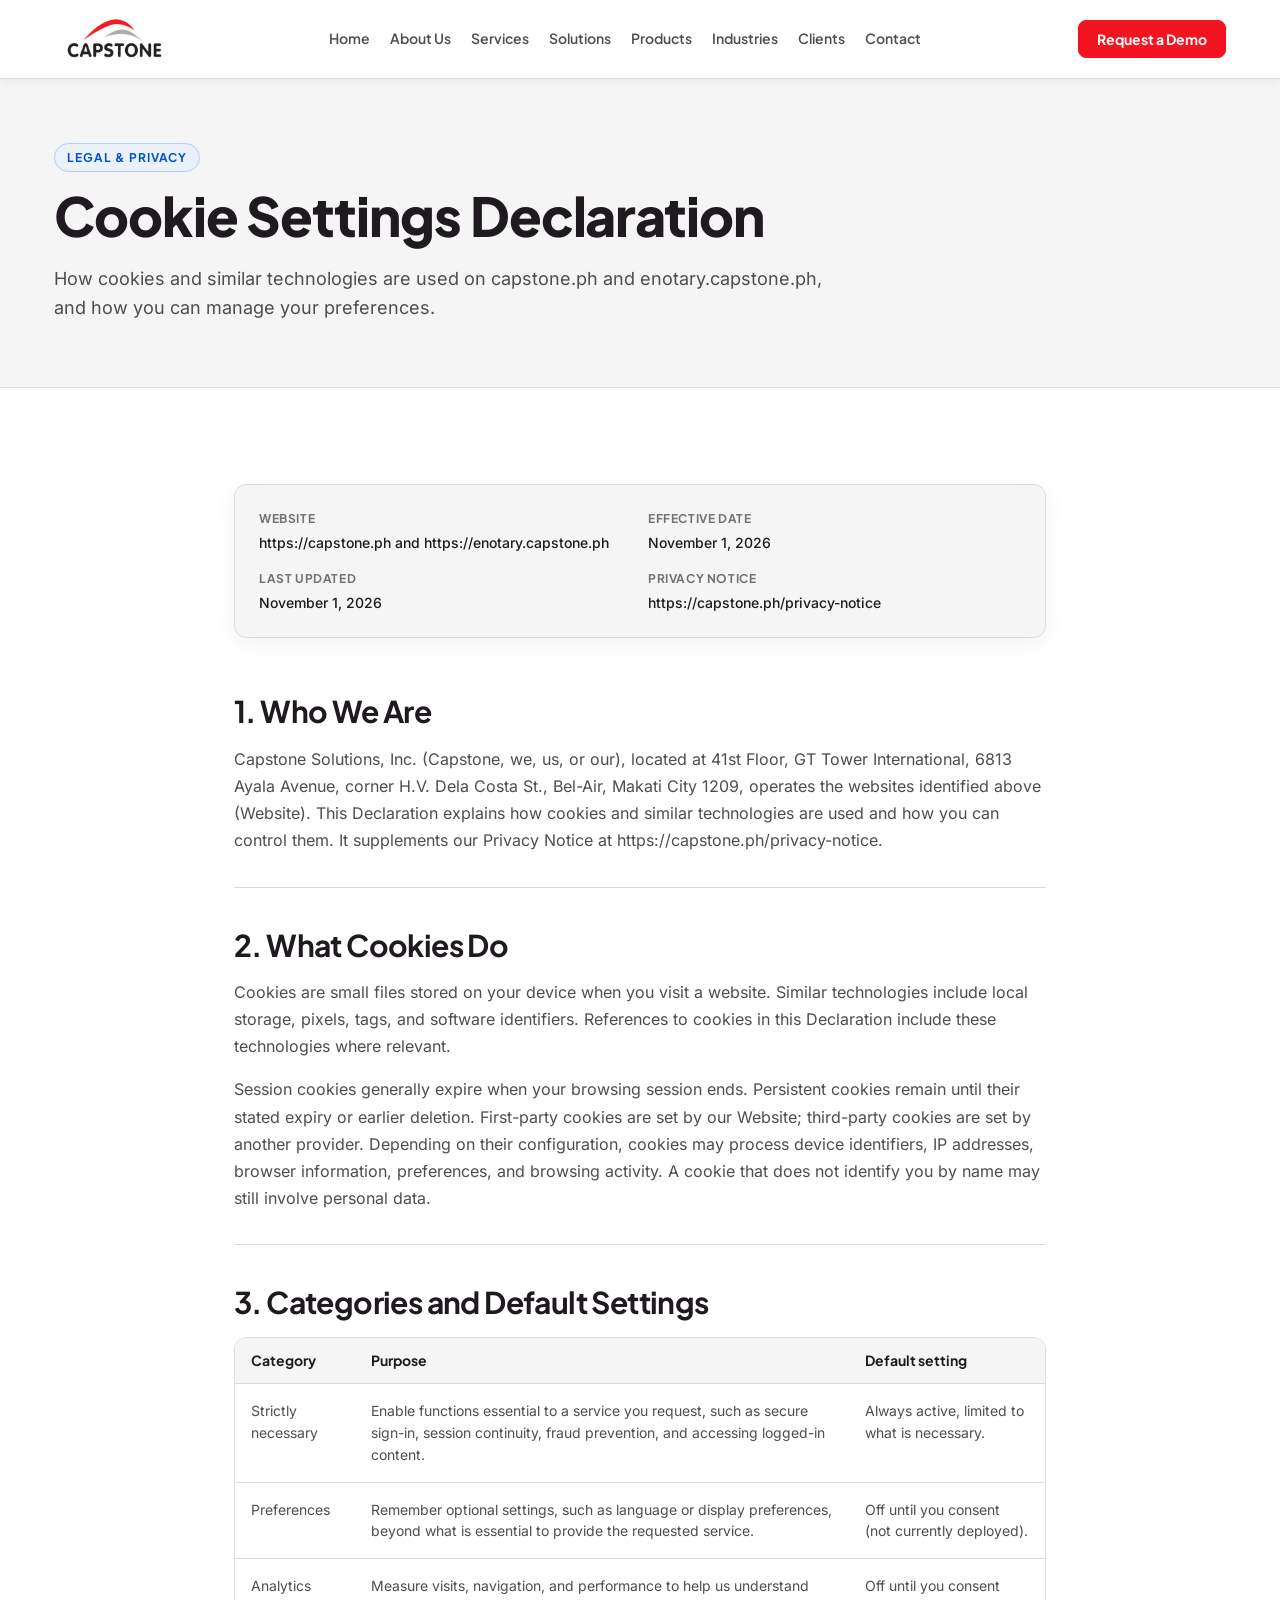
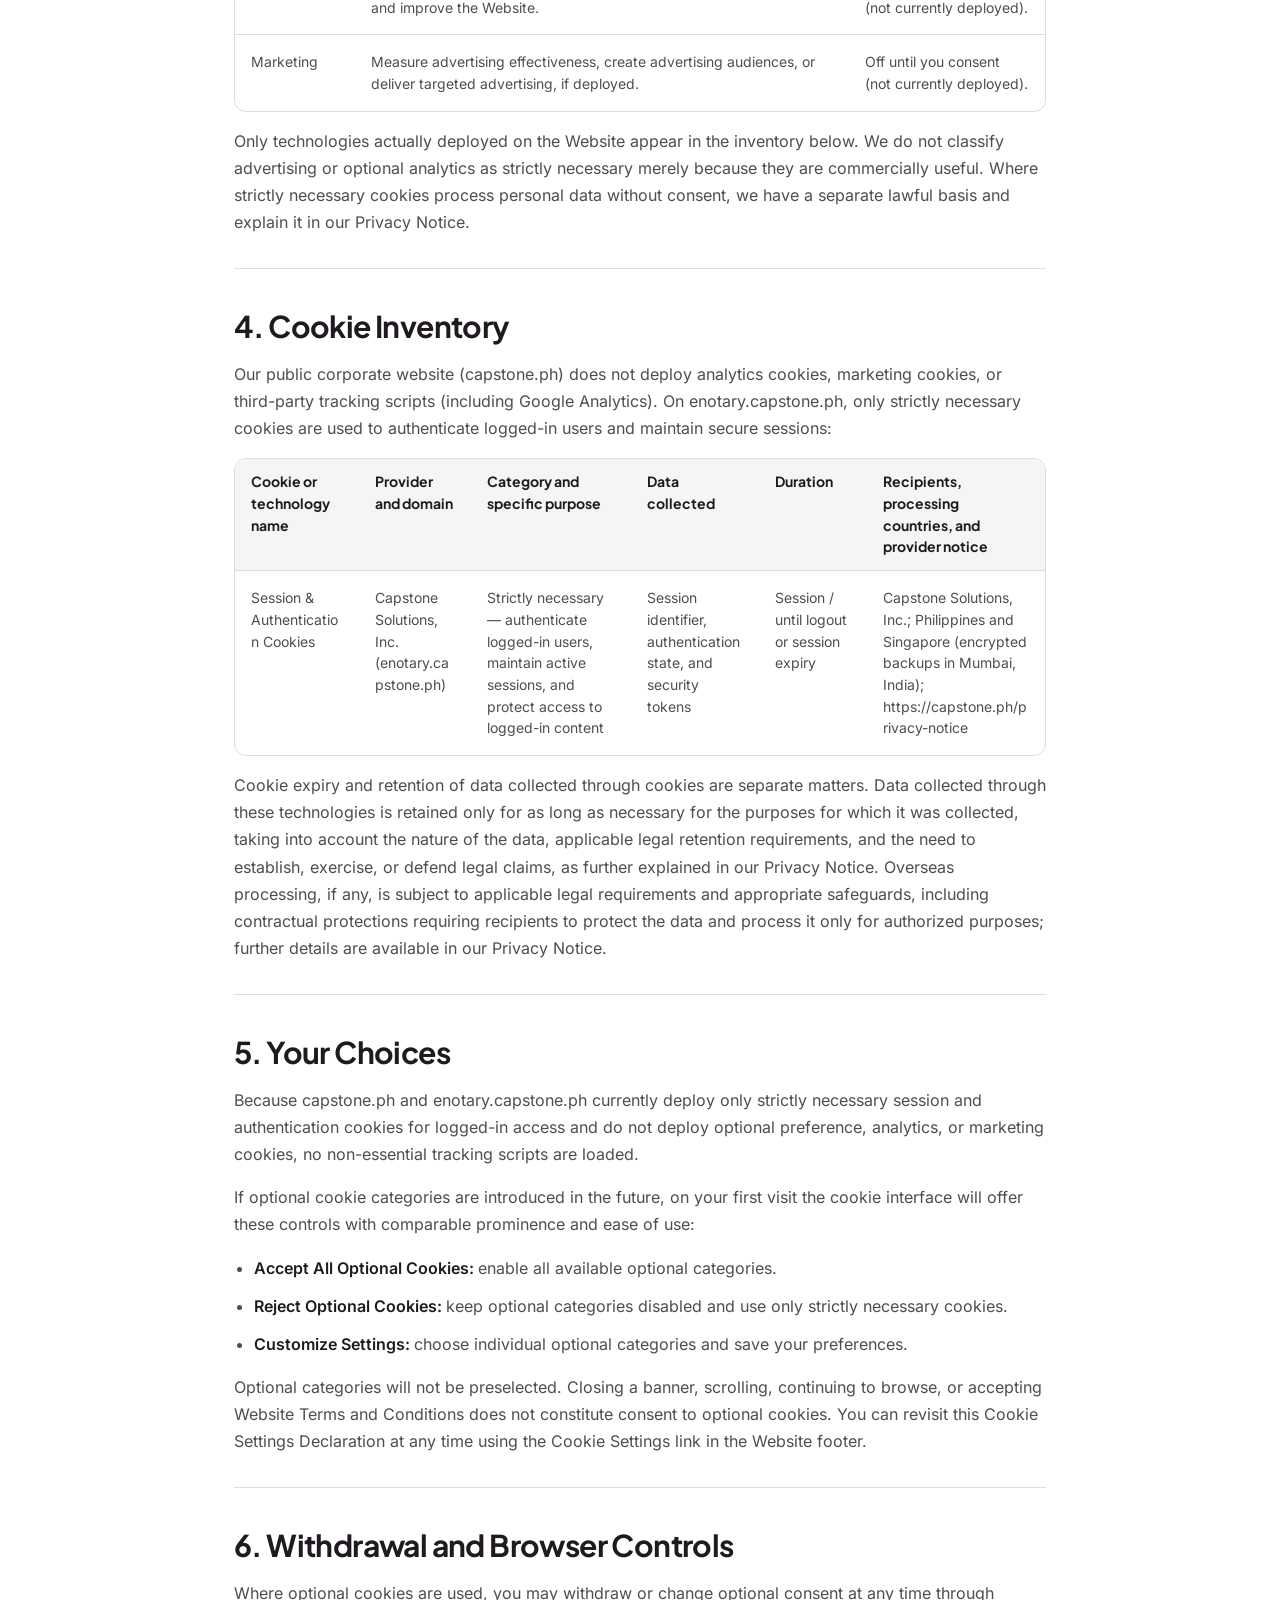
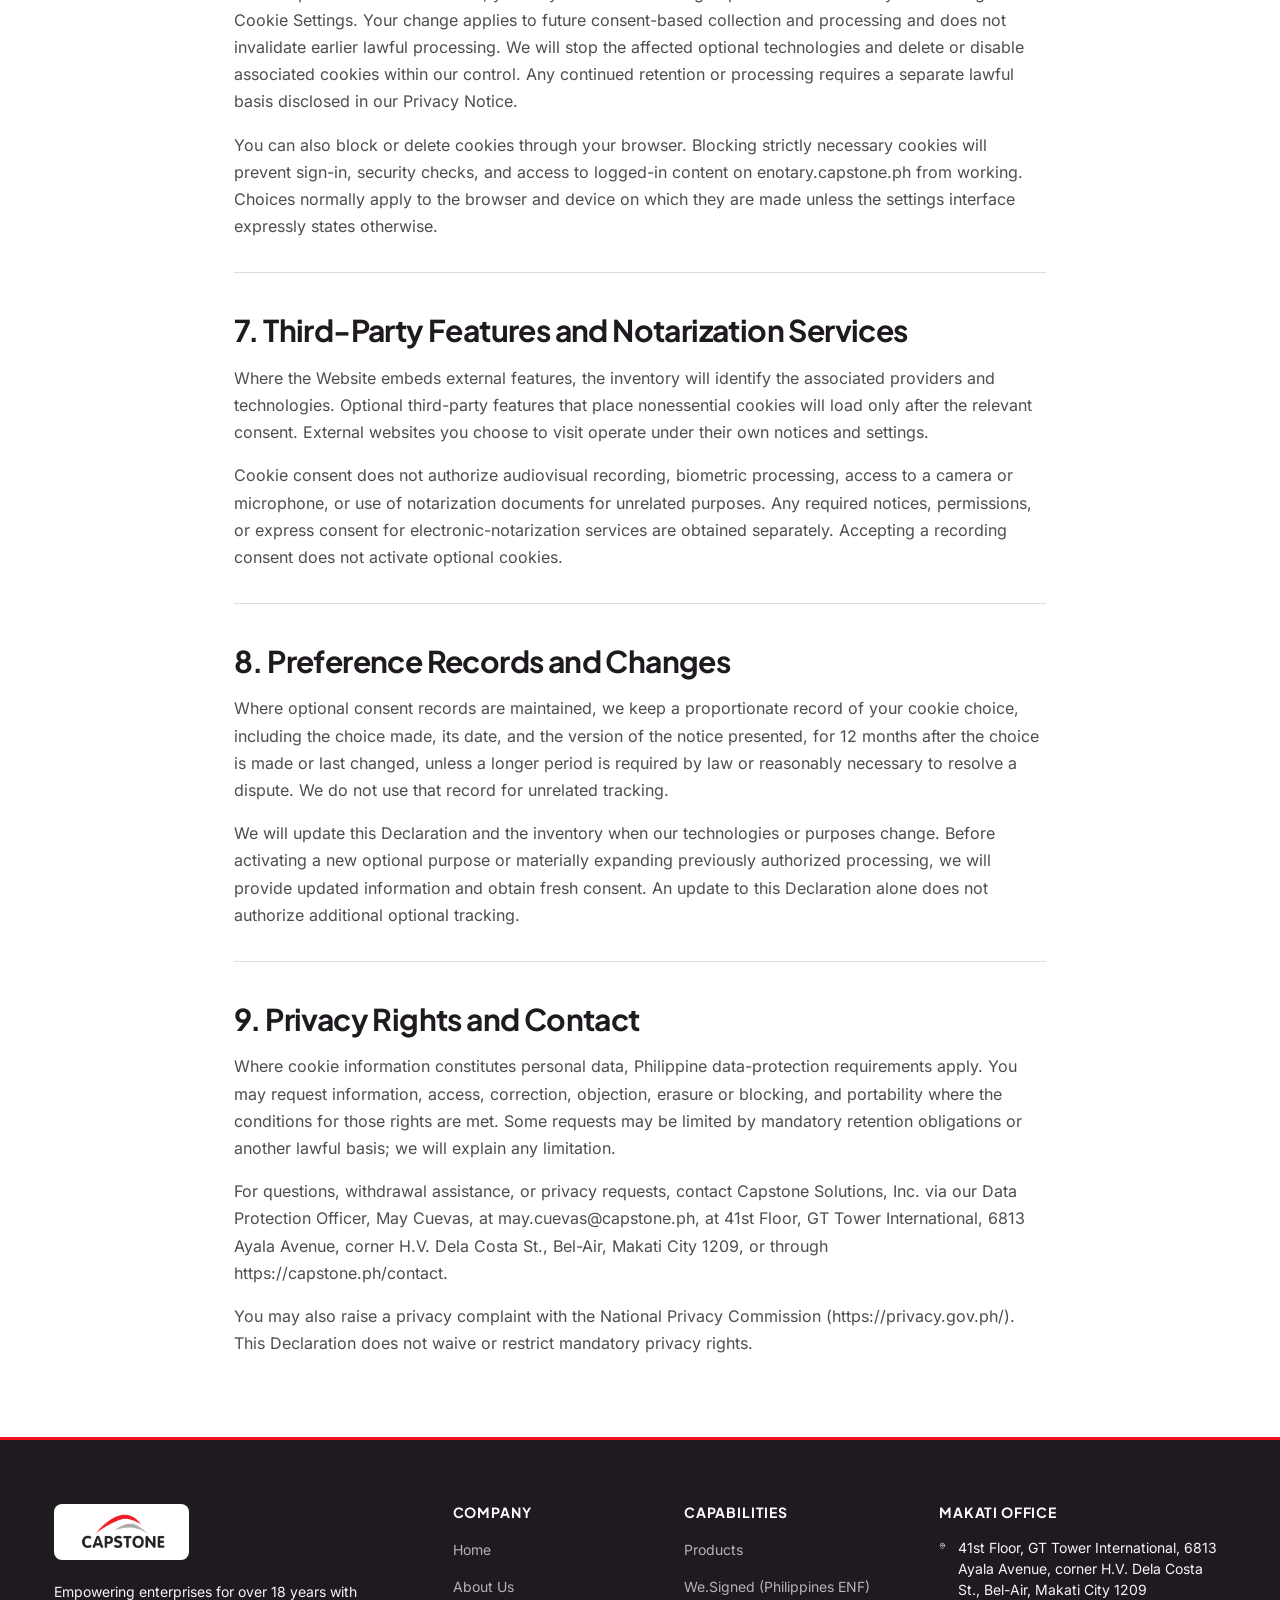
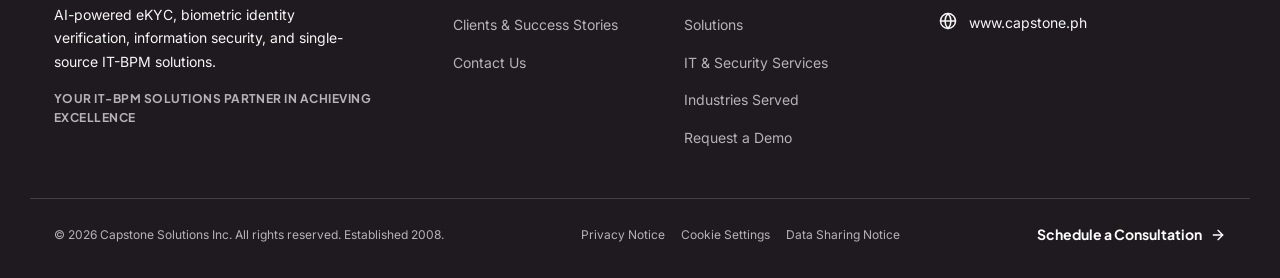
<file: cookie-settings/index.html>
<!DOCTYPE html><html lang="en" data-astro-cid-37fxchfa> <head><meta charset="UTF-8"><meta name="viewport" content="width=device-width, initial-scale=1"><title>Cookie Settings Declaration | Capstone Solutions Inc.</title><meta name="description" content="Cookie Settings Declaration for Capstone Solutions Inc. (capstone.ph) and enotary.capstone.ph explaining strictly necessary session cookies and your privacy controls."><link rel="canonical" href="https://capstone.ph/cookie-settings/"><link rel="icon" type="image/svg+xml" href="/favicon.svg"><meta property="og:type" content="website"><meta property="og:site_name" content="Capstone Solutions Inc."><meta property="og:title" content="Cookie Settings Declaration | Capstone Solutions Inc."><meta property="og:description" content="Cookie Settings Declaration for Capstone Solutions Inc. (capstone.ph) and enotary.capstone.ph explaining strictly necessary session cookies and your privacy controls."><meta property="og:url" content="https://capstone.ph/cookie-settings/"><meta name="twitter:card" content="summary"><meta name="twitter:title" content="Cookie Settings Declaration | Capstone Solutions Inc."><meta name="twitter:description" content="Cookie Settings Declaration for Capstone Solutions Inc. (capstone.ph) and enotary.capstone.ph explaining strictly necessary session cookies and your privacy controls."><link rel="stylesheet" href="/_astro/cookie-settings.lvatCehv.css">
<style>.page-header[data-astro-cid-wu5dj4rx]{padding-block:var(--space-12) var(--space-12);border-bottom:1px solid var(--color-border-subtle)}@media(min-width:1024px){.page-header[data-astro-cid-wu5dj4rx]{padding-block:var(--space-16)}}.page-header__inner[data-astro-cid-wu5dj4rx]{max-width:48rem}.page-header__title[data-astro-cid-wu5dj4rx]{font-size:var(--text-4xl);font-weight:800;margin-bottom:var(--space-4)}.page-header__subtitle[data-astro-cid-wu5dj4rx]{font-size:var(--text-lg);line-height:1.65;color:var(--color-text-secondary)}
.legal-doc[data-astro-cid-fd2t3u6d]{display:flex;flex-direction:column;gap:var(--space-10)}.legal-meta[data-astro-cid-fd2t3u6d]{display:grid;gap:var(--space-4);grid-template-columns:repeat(1,minmax(0,1fr));padding:var(--space-6);background-color:var(--color-bg-section-alt)}@media(min-width:720px){.legal-meta[data-astro-cid-fd2t3u6d]{grid-template-columns:repeat(2,minmax(0,1fr))}}.legal-meta__item[data-astro-cid-fd2t3u6d]{display:flex;flex-direction:column;gap:var(--space-1)}.legal-meta__label[data-astro-cid-fd2t3u6d]{font-family:var(--font-display);font-size:var(--text-xs);font-weight:700;letter-spacing:.05em;text-transform:uppercase;color:var(--color-text-muted)}.legal-meta__value[data-astro-cid-fd2t3u6d]{margin:0;font-size:var(--text-sm);font-weight:500;color:var(--color-text-primary);line-height:1.5;overflow-wrap:anywhere}.legal-body[data-astro-cid-fd2t3u6d]{display:flex;flex-direction:column;gap:var(--space-10)}.legal-section[data-astro-cid-fd2t3u6d]{padding-bottom:var(--space-8);border-bottom:1px solid var(--color-border-subtle)}.legal-section[data-astro-cid-fd2t3u6d]:last-child{padding-bottom:0;border-bottom:0}.legal-section__title[data-astro-cid-fd2t3u6d]{font-size:var(--text-2xl);font-weight:700;color:var(--color-text-primary);margin-bottom:var(--space-4)}.legal-section__content[data-astro-cid-fd2t3u6d]{display:flex;flex-direction:column;gap:var(--space-4)}.legal-paragraph[data-astro-cid-fd2t3u6d]{margin:0;font-size:var(--text-base);line-height:1.7;color:var(--color-text-secondary);overflow-wrap:anywhere}.legal-lead[data-astro-cid-fd2t3u6d]{color:var(--color-text-primary);font-weight:600}.legal-list[data-astro-cid-fd2t3u6d]{display:flex;flex-direction:column;gap:var(--space-3);padding-left:var(--space-5);list-style:disc}.legal-list__item[data-astro-cid-fd2t3u6d]{font-size:var(--text-base);line-height:1.65;color:var(--color-text-secondary);overflow-wrap:anywhere}.legal-table-wrap[data-astro-cid-fd2t3u6d]{width:100%;overflow-x:auto;border:1px solid var(--color-border-subtle);border-radius:var(--radius-lg);background-color:var(--color-bg-surface)}.legal-table[data-astro-cid-fd2t3u6d]{width:100%;border-collapse:collapse;text-align:left;font-size:var(--text-sm);line-height:1.55}.legal-table[data-astro-cid-fd2t3u6d] th[data-astro-cid-fd2t3u6d]{font-family:var(--font-display);font-weight:700;color:var(--color-text-primary);background-color:var(--color-bg-section-alt);padding:var(--space-3) var(--space-4);border-bottom:1px solid var(--color-border-subtle);vertical-align:top}.legal-table[data-astro-cid-fd2t3u6d] td[data-astro-cid-fd2t3u6d]{padding:var(--space-4);color:var(--color-text-secondary);border-bottom:1px solid var(--color-border-subtle);vertical-align:top;overflow-wrap:anywhere}.legal-table[data-astro-cid-fd2t3u6d] tbody[data-astro-cid-fd2t3u6d] tr[data-astro-cid-fd2t3u6d]:last-child td[data-astro-cid-fd2t3u6d]{border-bottom:0}
</style></head> <body data-astro-cid-37fxchfa> <a href="#main-content" class="skip-link" data-astro-cid-37fxchfa>Skip to main content</a> <header class="site-header" data-astro-cid-3ef6ksr2> <div class="container site-header__inner" data-astro-cid-3ef6ksr2> <a href="/" class="site-header__brand" aria-label="Capstone Solutions Inc." data-astro-cid-3ef6ksr2> <img src="/_astro/capstone-logo.mWWDbuo2_Z1R6G24.webp" alt="Capstone Solutions Inc." loading="eager" data-astro-cid-3ef6ksr2="true" decoding="async" fetchpriority="auto" width="176" height="69" class="site-header__logo"> </a> <nav class="site-nav" aria-label="Primary navigation" data-astro-cid-3ef6ksr2> <ul class="site-nav__list" data-astro-cid-3ef6ksr2> <li data-astro-cid-3ef6ksr2> <a href="/" class="site-nav__link" data-astro-cid-3ef6ksr2> Home </a> </li><li data-astro-cid-3ef6ksr2> <a href="/about" class="site-nav__link" data-astro-cid-3ef6ksr2> About Us </a> </li><li data-astro-cid-3ef6ksr2> <a href="/services" class="site-nav__link" data-astro-cid-3ef6ksr2> Services </a> </li><li data-astro-cid-3ef6ksr2> <a href="/solutions" class="site-nav__link" data-astro-cid-3ef6ksr2> Solutions </a> </li><li data-astro-cid-3ef6ksr2> <a href="/products" class="site-nav__link" data-astro-cid-3ef6ksr2> Products </a> </li><li data-astro-cid-3ef6ksr2> <a href="/industries" class="site-nav__link" data-astro-cid-3ef6ksr2> Industries </a> </li><li data-astro-cid-3ef6ksr2> <a href="/clients" class="site-nav__link" data-astro-cid-3ef6ksr2> Clients </a> </li><li data-astro-cid-3ef6ksr2> <a href="/contact" class="site-nav__link" data-astro-cid-3ef6ksr2> Contact </a> </li> </ul> </nav> <div class="site-header__actions" data-astro-cid-3ef6ksr2> <a href="/contact" class="btn btn--primary btn--sm" data-astro-cid-3ef6ksr2> Request a Demo </a> <button type="button" class="mobile-toggle" aria-label="Open navigation menu" aria-expanded="false" aria-controls="mobile-nav-drawer" data-mobile-toggle data-astro-cid-3ef6ksr2> <svg width="24" height="24" viewBox="0 0 24 24" fill="none" stroke="currentColor" stroke-width="2" stroke-linecap="round" stroke-linejoin="round" class aria-hidden="true">            <path d="M4 6h16"></path> <path d="M4 12h16"></path> <path d="M4 18h16"></path>   </svg> </button> </div> </div> <div id="mobile-nav-drawer" class="mobile-drawer" hidden data-mobile-drawer data-astro-cid-3ef6ksr2> <div class="container mobile-drawer__inner" data-astro-cid-3ef6ksr2> <nav aria-label="Mobile navigation" data-astro-cid-3ef6ksr2> <ul class="mobile-drawer__list" data-astro-cid-3ef6ksr2> <li data-astro-cid-3ef6ksr2> <a href="/" class="mobile-drawer__link" data-astro-cid-3ef6ksr2> Home </a> </li><li data-astro-cid-3ef6ksr2> <a href="/about" class="mobile-drawer__link" data-astro-cid-3ef6ksr2> About Us </a> </li><li data-astro-cid-3ef6ksr2> <a href="/services" class="mobile-drawer__link" data-astro-cid-3ef6ksr2> Services </a> </li><li data-astro-cid-3ef6ksr2> <a href="/solutions" class="mobile-drawer__link" data-astro-cid-3ef6ksr2> Solutions </a> </li><li data-astro-cid-3ef6ksr2> <a href="/products" class="mobile-drawer__link" data-astro-cid-3ef6ksr2> Products </a> </li><li data-astro-cid-3ef6ksr2> <a href="/industries" class="mobile-drawer__link" data-astro-cid-3ef6ksr2> Industries </a> </li><li data-astro-cid-3ef6ksr2> <a href="/clients" class="mobile-drawer__link" data-astro-cid-3ef6ksr2> Clients </a> </li><li data-astro-cid-3ef6ksr2> <a href="/contact" class="mobile-drawer__link" data-astro-cid-3ef6ksr2> Contact </a> </li> </ul> </nav> <div class="mobile-drawer__cta" data-astro-cid-3ef6ksr2> <a href="/contact" class="btn btn--primary" data-astro-cid-3ef6ksr2> Schedule a Consultation </a> </div> </div> </div> </header> <script type="module">const e=document.querySelector("[data-mobile-toggle]"),t=document.querySelector("[data-mobile-drawer]");if(e instanceof HTMLButtonElement&&t instanceof HTMLElement){const a=()=>{t.hidden=!0,e.setAttribute("aria-expanded","false"),e.setAttribute("aria-label","Open navigation menu")};e.addEventListener("click",()=>{e.getAttribute("aria-expanded")==="true"?a():(t.hidden=!1,e.setAttribute("aria-expanded","true"),e.setAttribute("aria-label","Close navigation menu"))}),document.addEventListener("keydown",n=>{n.key==="Escape"&&e.getAttribute("aria-expanded")==="true"&&(a(),e.focus())})}</script>  <main id="main-content" data-astro-cid-37fxchfa>  <section class="page-header section--alt" data-astro-cid-wu5dj4rx> <div class="container" data-astro-cid-wu5dj4rx> <div class="page-header__inner" data-astro-cid-wu5dj4rx> <span class="eyebrow eyebrow--tech" data-astro-cid-wu5dj4rx> Legal &amp; Privacy </span> <h1 class="page-header__title" data-astro-cid-wu5dj4rx>Cookie Settings Declaration</h1> <p class="page-header__subtitle" data-astro-cid-wu5dj4rx>How cookies and similar technologies are used on capstone.ph and enotary.capstone.ph, and how you can manage your preferences.</p> </div> </div> </section>  <section class="section" data-astro-cid-fd2t3u6d> <div class="container container--narrow legal-doc" data-astro-cid-fd2t3u6d> <dl class="card legal-meta" data-astro-cid-fd2t3u6d> <div class="legal-meta__item" data-astro-cid-fd2t3u6d> <dt class="legal-meta__label" data-astro-cid-fd2t3u6d>Website</dt> <dd class="legal-meta__value" data-astro-cid-fd2t3u6d>https://capstone.ph and https://enotary.capstone.ph</dd> </div><div class="legal-meta__item" data-astro-cid-fd2t3u6d> <dt class="legal-meta__label" data-astro-cid-fd2t3u6d>Effective Date</dt> <dd class="legal-meta__value" data-astro-cid-fd2t3u6d>November 1, 2026</dd> </div><div class="legal-meta__item" data-astro-cid-fd2t3u6d> <dt class="legal-meta__label" data-astro-cid-fd2t3u6d>Last Updated</dt> <dd class="legal-meta__value" data-astro-cid-fd2t3u6d>November 1, 2026</dd> </div><div class="legal-meta__item" data-astro-cid-fd2t3u6d> <dt class="legal-meta__label" data-astro-cid-fd2t3u6d>Privacy Notice</dt> <dd class="legal-meta__value" data-astro-cid-fd2t3u6d>https://capstone.ph/privacy-notice</dd> </div> </dl> <article class="legal-body" data-astro-cid-fd2t3u6d> <section id="who-we-are" class="legal-section" data-astro-cid-fd2t3u6d> <h2 class="legal-section__title" data-astro-cid-fd2t3u6d>1. Who We Are</h2> <div class="legal-section__content" data-astro-cid-fd2t3u6d> <p class="legal-paragraph" data-astro-cid-fd2t3u6d>  Capstone Solutions, Inc. (Capstone, we, us, or our), located at 41st Floor, GT Tower International, 6813 Ayala Avenue, corner H.V. Dela Costa St., Bel-Air, Makati City 1209, operates the websites identified above (Website). This Declaration explains how cookies and similar technologies are used and how you can control them. It supplements our Privacy Notice at https://capstone.ph/privacy-notice. </p> </div> </section><section id="what-cookies-do" class="legal-section" data-astro-cid-fd2t3u6d> <h2 class="legal-section__title" data-astro-cid-fd2t3u6d>2. What Cookies Do</h2> <div class="legal-section__content" data-astro-cid-fd2t3u6d> <p class="legal-paragraph" data-astro-cid-fd2t3u6d>  Cookies are small files stored on your device when you visit a website. Similar technologies include local storage, pixels, tags, and software identifiers. References to cookies in this Declaration include these technologies where relevant. </p><p class="legal-paragraph" data-astro-cid-fd2t3u6d>  Session cookies generally expire when your browsing session ends. Persistent cookies remain until their stated expiry or earlier deletion. First-party cookies are set by our Website; third-party cookies are set by another provider. Depending on their configuration, cookies may process device identifiers, IP addresses, browser information, preferences, and browsing activity. A cookie that does not identify you by name may still involve personal data. </p> </div> </section><section id="categories-and-default-settings" class="legal-section" data-astro-cid-fd2t3u6d> <h2 class="legal-section__title" data-astro-cid-fd2t3u6d>3. Categories and Default Settings</h2> <div class="legal-section__content" data-astro-cid-fd2t3u6d> <div class="legal-table-wrap" data-astro-cid-fd2t3u6d> <table class="legal-table" data-astro-cid-fd2t3u6d> <thead data-astro-cid-fd2t3u6d> <tr data-astro-cid-fd2t3u6d> <th scope="col" data-astro-cid-fd2t3u6d>Category</th><th scope="col" data-astro-cid-fd2t3u6d>Purpose</th><th scope="col" data-astro-cid-fd2t3u6d>Default setting</th> </tr> </thead> <tbody data-astro-cid-fd2t3u6d> <tr data-astro-cid-fd2t3u6d> <td data-astro-cid-fd2t3u6d>Strictly necessary</td><td data-astro-cid-fd2t3u6d>Enable functions essential to a service you request, such as secure sign-in, session continuity, fraud prevention, and accessing logged-in content.</td><td data-astro-cid-fd2t3u6d>Always active, limited to what is necessary.</td> </tr><tr data-astro-cid-fd2t3u6d> <td data-astro-cid-fd2t3u6d>Preferences</td><td data-astro-cid-fd2t3u6d>Remember optional settings, such as language or display preferences, beyond what is essential to provide the requested service.</td><td data-astro-cid-fd2t3u6d>Off until you consent (not currently deployed).</td> </tr><tr data-astro-cid-fd2t3u6d> <td data-astro-cid-fd2t3u6d>Analytics</td><td data-astro-cid-fd2t3u6d>Measure visits, navigation, and performance to help us understand and improve the Website.</td><td data-astro-cid-fd2t3u6d>Off until you consent (not currently deployed).</td> </tr><tr data-astro-cid-fd2t3u6d> <td data-astro-cid-fd2t3u6d>Marketing</td><td data-astro-cid-fd2t3u6d>Measure advertising effectiveness, create advertising audiences, or deliver targeted advertising, if deployed.</td><td data-astro-cid-fd2t3u6d>Off until you consent (not currently deployed).</td> </tr> </tbody> </table> </div><p class="legal-paragraph" data-astro-cid-fd2t3u6d>  Only technologies actually deployed on the Website appear in the inventory below. We do not classify advertising or optional analytics as strictly necessary merely because they are commercially useful. Where strictly necessary cookies process personal data without consent, we have a separate lawful basis and explain it in our Privacy Notice. </p> </div> </section><section id="cookie-inventory" class="legal-section" data-astro-cid-fd2t3u6d> <h2 class="legal-section__title" data-astro-cid-fd2t3u6d>4. Cookie Inventory</h2> <div class="legal-section__content" data-astro-cid-fd2t3u6d> <p class="legal-paragraph" data-astro-cid-fd2t3u6d>  Our public corporate website (capstone.ph) does not deploy analytics cookies, marketing cookies, or third-party tracking scripts (including Google Analytics). On enotary.capstone.ph, only strictly necessary cookies are used to authenticate logged-in users and maintain secure sessions: </p><div class="legal-table-wrap" data-astro-cid-fd2t3u6d> <table class="legal-table" data-astro-cid-fd2t3u6d> <thead data-astro-cid-fd2t3u6d> <tr data-astro-cid-fd2t3u6d> <th scope="col" data-astro-cid-fd2t3u6d>Cookie or technology name</th><th scope="col" data-astro-cid-fd2t3u6d>Provider and domain</th><th scope="col" data-astro-cid-fd2t3u6d>Category and specific purpose</th><th scope="col" data-astro-cid-fd2t3u6d>Data collected</th><th scope="col" data-astro-cid-fd2t3u6d>Duration</th><th scope="col" data-astro-cid-fd2t3u6d>Recipients, processing countries, and provider notice</th> </tr> </thead> <tbody data-astro-cid-fd2t3u6d> <tr data-astro-cid-fd2t3u6d> <td data-astro-cid-fd2t3u6d>Session &amp; Authentication Cookies</td><td data-astro-cid-fd2t3u6d>Capstone Solutions, Inc. (enotary.capstone.ph)</td><td data-astro-cid-fd2t3u6d>Strictly necessary — authenticate logged-in users, maintain active sessions, and protect access to logged-in content</td><td data-astro-cid-fd2t3u6d>Session identifier, authentication state, and security tokens</td><td data-astro-cid-fd2t3u6d>Session / until logout or session expiry</td><td data-astro-cid-fd2t3u6d>Capstone Solutions, Inc.; Philippines and Singapore (encrypted backups in Mumbai, India); https://capstone.ph/privacy-notice</td> </tr> </tbody> </table> </div><p class="legal-paragraph" data-astro-cid-fd2t3u6d>  Cookie expiry and retention of data collected through cookies are separate matters. Data collected through these technologies is retained only for as long as necessary for the purposes for which it was collected, taking into account the nature of the data, applicable legal retention requirements, and the need to establish, exercise, or defend legal claims, as further explained in our Privacy Notice. Overseas processing, if any, is subject to applicable legal requirements and appropriate safeguards, including contractual protections requiring recipients to protect the data and process it only for authorized purposes; further details are available in our Privacy Notice. </p> </div> </section><section id="your-choices" class="legal-section" data-astro-cid-fd2t3u6d> <h2 class="legal-section__title" data-astro-cid-fd2t3u6d>5. Your Choices</h2> <div class="legal-section__content" data-astro-cid-fd2t3u6d> <p class="legal-paragraph" data-astro-cid-fd2t3u6d>  Because capstone.ph and enotary.capstone.ph currently deploy only strictly necessary session and authentication cookies for logged-in access and do not deploy optional preference, analytics, or marketing cookies, no non-essential tracking scripts are loaded. </p><p class="legal-paragraph" data-astro-cid-fd2t3u6d>  If optional cookie categories are introduced in the future, on your first visit the cookie interface will offer these controls with comparable prominence and ease of use: </p><ul class="legal-list" data-astro-cid-fd2t3u6d> <li class="legal-list__item" data-astro-cid-fd2t3u6d> <strong class="legal-lead" data-astro-cid-fd2t3u6d>Accept All Optional Cookies: </strong> <span data-astro-cid-fd2t3u6d>enable all available optional categories.</span> </li><li class="legal-list__item" data-astro-cid-fd2t3u6d> <strong class="legal-lead" data-astro-cid-fd2t3u6d>Reject Optional Cookies: </strong> <span data-astro-cid-fd2t3u6d>keep optional categories disabled and use only strictly necessary cookies.</span> </li><li class="legal-list__item" data-astro-cid-fd2t3u6d> <strong class="legal-lead" data-astro-cid-fd2t3u6d>Customize Settings: </strong> <span data-astro-cid-fd2t3u6d>choose individual optional categories and save your preferences.</span> </li> </ul><p class="legal-paragraph" data-astro-cid-fd2t3u6d>  Optional categories will not be preselected. Closing a banner, scrolling, continuing to browse, or accepting Website Terms and Conditions does not constitute consent to optional cookies. You can revisit this Cookie Settings Declaration at any time using the Cookie Settings link in the Website footer. </p> </div> </section><section id="withdrawal-and-browser-controls" class="legal-section" data-astro-cid-fd2t3u6d> <h2 class="legal-section__title" data-astro-cid-fd2t3u6d>6. Withdrawal and Browser Controls</h2> <div class="legal-section__content" data-astro-cid-fd2t3u6d> <p class="legal-paragraph" data-astro-cid-fd2t3u6d>  Where optional cookies are used, you may withdraw or change optional consent at any time through Cookie Settings. Your change applies to future consent-based collection and processing and does not invalidate earlier lawful processing. We will stop the affected optional technologies and delete or disable associated cookies within our control. Any continued retention or processing requires a separate lawful basis disclosed in our Privacy Notice. </p><p class="legal-paragraph" data-astro-cid-fd2t3u6d>  You can also block or delete cookies through your browser. Blocking strictly necessary cookies will prevent sign-in, security checks, and access to logged-in content on enotary.capstone.ph from working. Choices normally apply to the browser and device on which they are made unless the settings interface expressly states otherwise. </p> </div> </section><section id="third-party-and-notarization" class="legal-section" data-astro-cid-fd2t3u6d> <h2 class="legal-section__title" data-astro-cid-fd2t3u6d>7. Third-Party Features and Notarization Services</h2> <div class="legal-section__content" data-astro-cid-fd2t3u6d> <p class="legal-paragraph" data-astro-cid-fd2t3u6d>  Where the Website embeds external features, the inventory will identify the associated providers and technologies. Optional third-party features that place nonessential cookies will load only after the relevant consent. External websites you choose to visit operate under their own notices and settings. </p><p class="legal-paragraph" data-astro-cid-fd2t3u6d>  Cookie consent does not authorize audiovisual recording, biometric processing, access to a camera or microphone, or use of notarization documents for unrelated purposes. Any required notices, permissions, or express consent for electronic-notarization services are obtained separately. Accepting a recording consent does not activate optional cookies. </p> </div> </section><section id="preference-records-and-changes" class="legal-section" data-astro-cid-fd2t3u6d> <h2 class="legal-section__title" data-astro-cid-fd2t3u6d>8. Preference Records and Changes</h2> <div class="legal-section__content" data-astro-cid-fd2t3u6d> <p class="legal-paragraph" data-astro-cid-fd2t3u6d>  Where optional consent records are maintained, we keep a proportionate record of your cookie choice, including the choice made, its date, and the version of the notice presented, for 12 months after the choice is made or last changed, unless a longer period is required by law or reasonably necessary to resolve a dispute. We do not use that record for unrelated tracking. </p><p class="legal-paragraph" data-astro-cid-fd2t3u6d>  We will update this Declaration and the inventory when our technologies or purposes change. Before activating a new optional purpose or materially expanding previously authorized processing, we will provide updated information and obtain fresh consent. An update to this Declaration alone does not authorize additional optional tracking. </p> </div> </section><section id="privacy-rights-and-contact" class="legal-section" data-astro-cid-fd2t3u6d> <h2 class="legal-section__title" data-astro-cid-fd2t3u6d>9. Privacy Rights and Contact</h2> <div class="legal-section__content" data-astro-cid-fd2t3u6d> <p class="legal-paragraph" data-astro-cid-fd2t3u6d>  Where cookie information constitutes personal data, Philippine data-protection requirements apply. You may request information, access, correction, objection, erasure or blocking, and portability where the conditions for those rights are met. Some requests may be limited by mandatory retention obligations or another lawful basis; we will explain any limitation. </p><p class="legal-paragraph" data-astro-cid-fd2t3u6d>  For questions, withdrawal assistance, or privacy requests, contact Capstone Solutions, Inc. via our Data Protection Officer, May Cuevas, at may.cuevas@capstone.ph, at 41st Floor, GT Tower International, 6813 Ayala Avenue, corner H.V. Dela Costa St., Bel-Air, Makati City 1209, or through https://capstone.ph/contact. </p><p class="legal-paragraph" data-astro-cid-fd2t3u6d>  You may also raise a privacy complaint with the National Privacy Commission (https://privacy.gov.ph/). This Declaration does not waive or restrict mandatory privacy rights. </p> </div> </section> </article> </div> </section>  </main> <footer class="site-footer section--dark" data-astro-cid-sz7xmlte> <div class="container site-footer__grid" data-astro-cid-sz7xmlte> <div class="site-footer__brand-col" data-astro-cid-sz7xmlte> <a href="/" class="site-footer__logo-pill" aria-label="Capstone Solutions Inc." data-astro-cid-sz7xmlte> <img src="/_astro/capstone-logo.mWWDbuo2_18FJ9M.webp" alt="Capstone Solutions Inc." data-astro-cid-sz7xmlte="true" loading="lazy" decoding="async" fetchpriority="auto" width="160" height="62" class="site-footer__logo"> </a> <p class="site-footer__summary" data-astro-cid-sz7xmlte>Empowering enterprises for over 18 years with AI-powered eKYC, biometric identity verification, information security, and single-source IT-BPM solutions.</p> <p class="site-footer__tagline" data-astro-cid-sz7xmlte>Your IT-BPM Solutions Partner in Achieving Excellence</p> </div> <div class="site-footer__col" data-astro-cid-sz7xmlte> <h2 class="site-footer__heading" data-astro-cid-sz7xmlte>Company</h2> <ul class="site-footer__links" data-astro-cid-sz7xmlte> <li data-astro-cid-sz7xmlte> <a href="/" class="site-footer__link" data-astro-cid-sz7xmlte> Home </a> </li><li data-astro-cid-sz7xmlte> <a href="/about" class="site-footer__link" data-astro-cid-sz7xmlte> About Us </a> </li><li data-astro-cid-sz7xmlte> <a href="/clients" class="site-footer__link" data-astro-cid-sz7xmlte> Clients &amp; Success Stories </a> </li><li data-astro-cid-sz7xmlte> <a href="/contact" class="site-footer__link" data-astro-cid-sz7xmlte> Contact Us </a> </li> </ul> </div><div class="site-footer__col" data-astro-cid-sz7xmlte> <h2 class="site-footer__heading" data-astro-cid-sz7xmlte>Capabilities</h2> <ul class="site-footer__links" data-astro-cid-sz7xmlte> <li data-astro-cid-sz7xmlte> <a href="/products" class="site-footer__link" data-astro-cid-sz7xmlte> Products </a> </li><li data-astro-cid-sz7xmlte> <a href="https://enotary.capstone.ph" class="site-footer__link" target="_blank" rel="noopener noreferrer" data-astro-cid-sz7xmlte> We.Signed (Philippines ENF) </a> </li><li data-astro-cid-sz7xmlte> <a href="/solutions" class="site-footer__link" data-astro-cid-sz7xmlte> Solutions </a> </li><li data-astro-cid-sz7xmlte> <a href="/services" class="site-footer__link" data-astro-cid-sz7xmlte> IT &amp; Security Services </a> </li><li data-astro-cid-sz7xmlte> <a href="/industries" class="site-footer__link" data-astro-cid-sz7xmlte> Industries Served </a> </li><li data-astro-cid-sz7xmlte> <a href="/contact" class="site-footer__link" data-astro-cid-sz7xmlte> Request a Demo </a> </li> </ul> </div> <div class="site-footer__col" data-astro-cid-sz7xmlte> <h2 class="site-footer__heading" data-astro-cid-sz7xmlte>Makati Office</h2> <ul class="site-footer__contact" data-astro-cid-sz7xmlte> <li class="site-footer__contact-item" data-astro-cid-sz7xmlte> <svg width="18" height="18" viewBox="0 0 24 24" fill="none" stroke="currentColor" stroke-width="2" stroke-linecap="round" stroke-linejoin="round" class="site-footer__icon" aria-hidden="true">         <path d="M20 10c0 6-8 12-8 12s-8-6-8-12a8 8 0 0 1 16 0z"></path> <circle cx="12" cy="10" r="3"></circle>      </svg> <span data-astro-cid-sz7xmlte>41st Floor, GT Tower International, 6813 Ayala Avenue, corner H.V. Dela Costa St., Bel-Air, Makati City 1209</span> </li> <li class="site-footer__contact-item" data-astro-cid-sz7xmlte> <svg width="18" height="18" viewBox="0 0 24 24" fill="none" stroke="currentColor" stroke-width="2" stroke-linecap="round" stroke-linejoin="round" class="site-footer__icon" aria-hidden="true">          <circle cx="12" cy="12" r="10"></circle> <path d="M2 12h20"></path> <path d="M12 2a15.3 15.3 0 0 1 4 10 15.3 15.3 0 0 1-4 10 15.3 15.3 0 0 1-4-10 15.3 15.3 0 0 1 4-10z"></path>     </svg> <span data-astro-cid-sz7xmlte>www.capstone.ph</span> </li> </ul> </div> </div> <div class="container site-footer__bottom" data-astro-cid-sz7xmlte> <p class="site-footer__copyright" data-astro-cid-sz7xmlte>
&copy; 2026 Capstone Solutions Inc. All rights reserved. Established 2008.
</p> <nav class="site-footer__legal" aria-label="Legal notices" data-astro-cid-sz7xmlte> <a href="/privacy-notice" class="site-footer__legal-link" data-astro-cid-sz7xmlte> Privacy Notice </a><a href="/cookie-settings" class="site-footer__legal-link" data-astro-cid-sz7xmlte> Cookie Settings </a><a href="/data-sharing-notice" class="site-footer__legal-link" data-astro-cid-sz7xmlte> Data Sharing Notice </a> </nav> <a href="/contact" class="site-footer__cta-link" data-astro-cid-sz7xmlte> Schedule a Consultation <svg width="16" height="16" viewBox="0 0 24 24" fill="none" stroke="currentColor" stroke-width="2" stroke-linecap="round" stroke-linejoin="round" class aria-hidden="true">       <path d="M5 12h14"></path> <path d="m12 5 7 7-7 7"></path>        </svg> </a> </div> </footer>  </body></html>
</file>
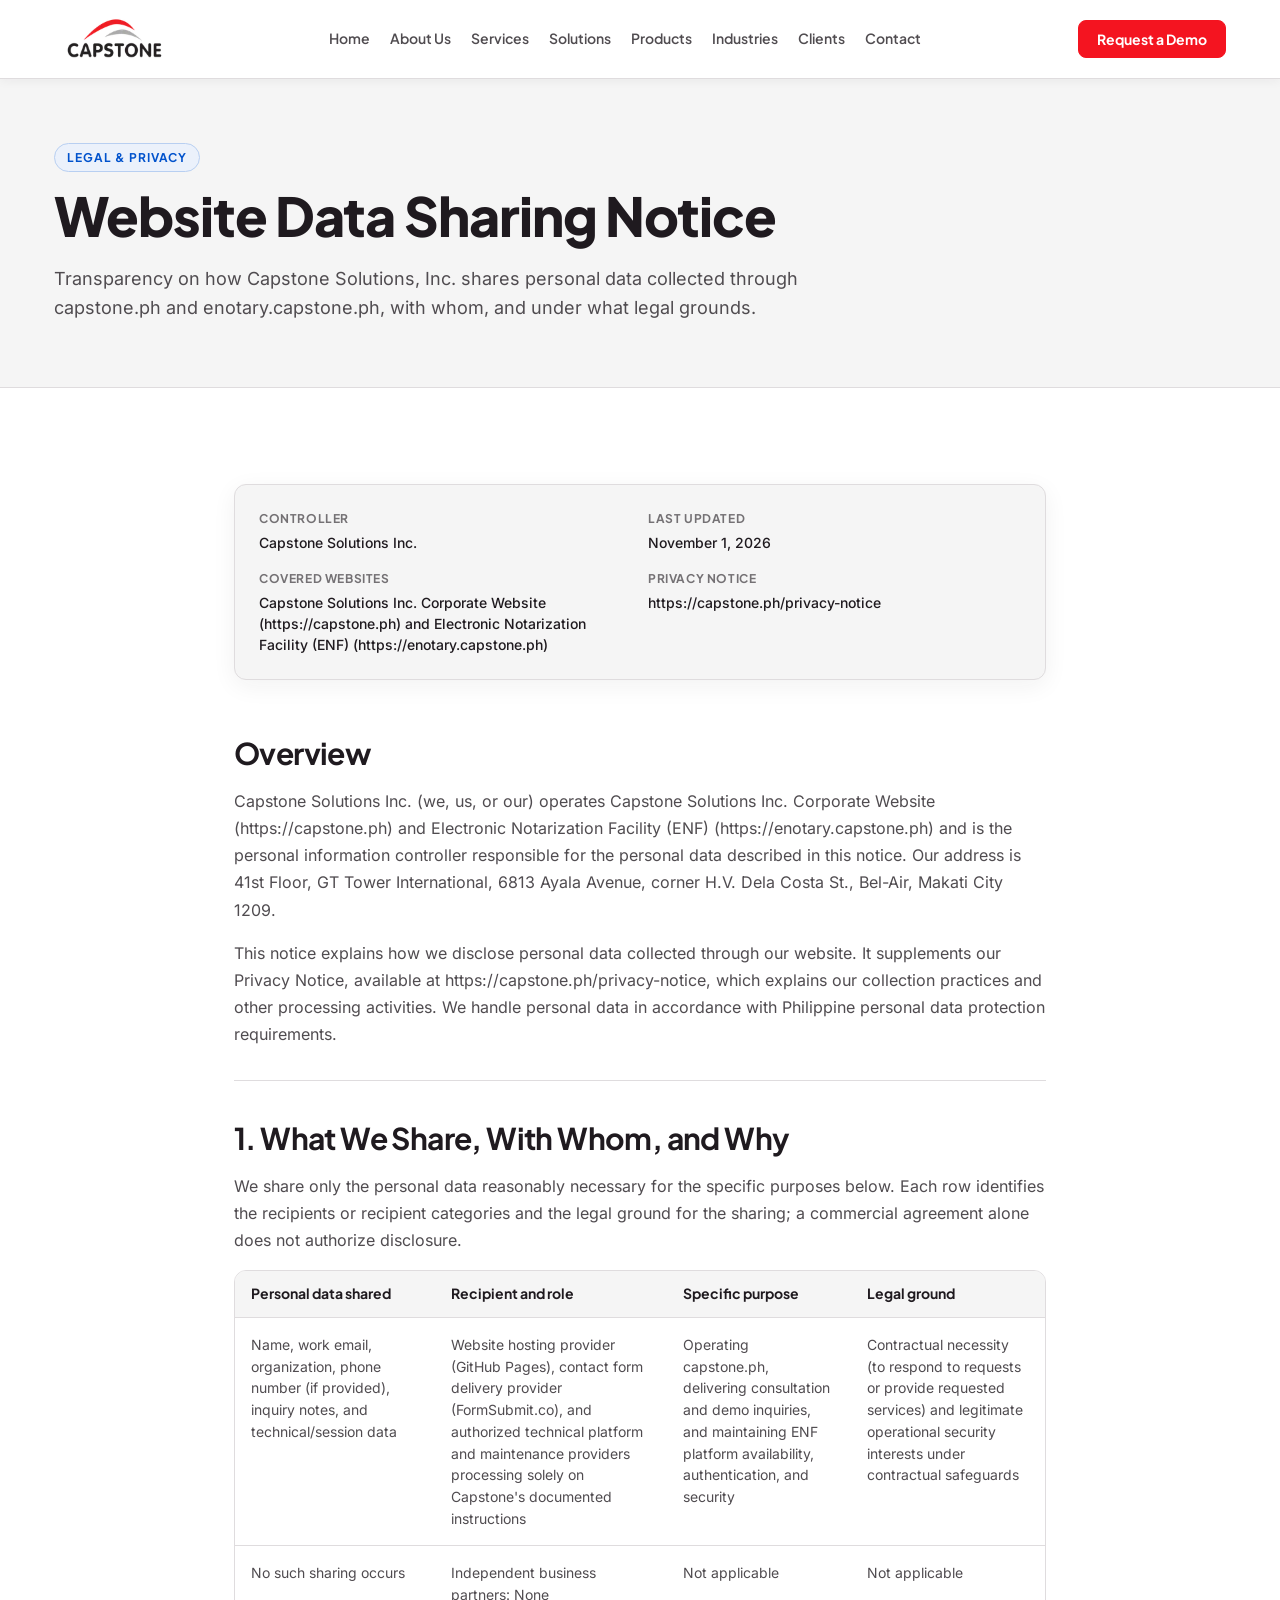
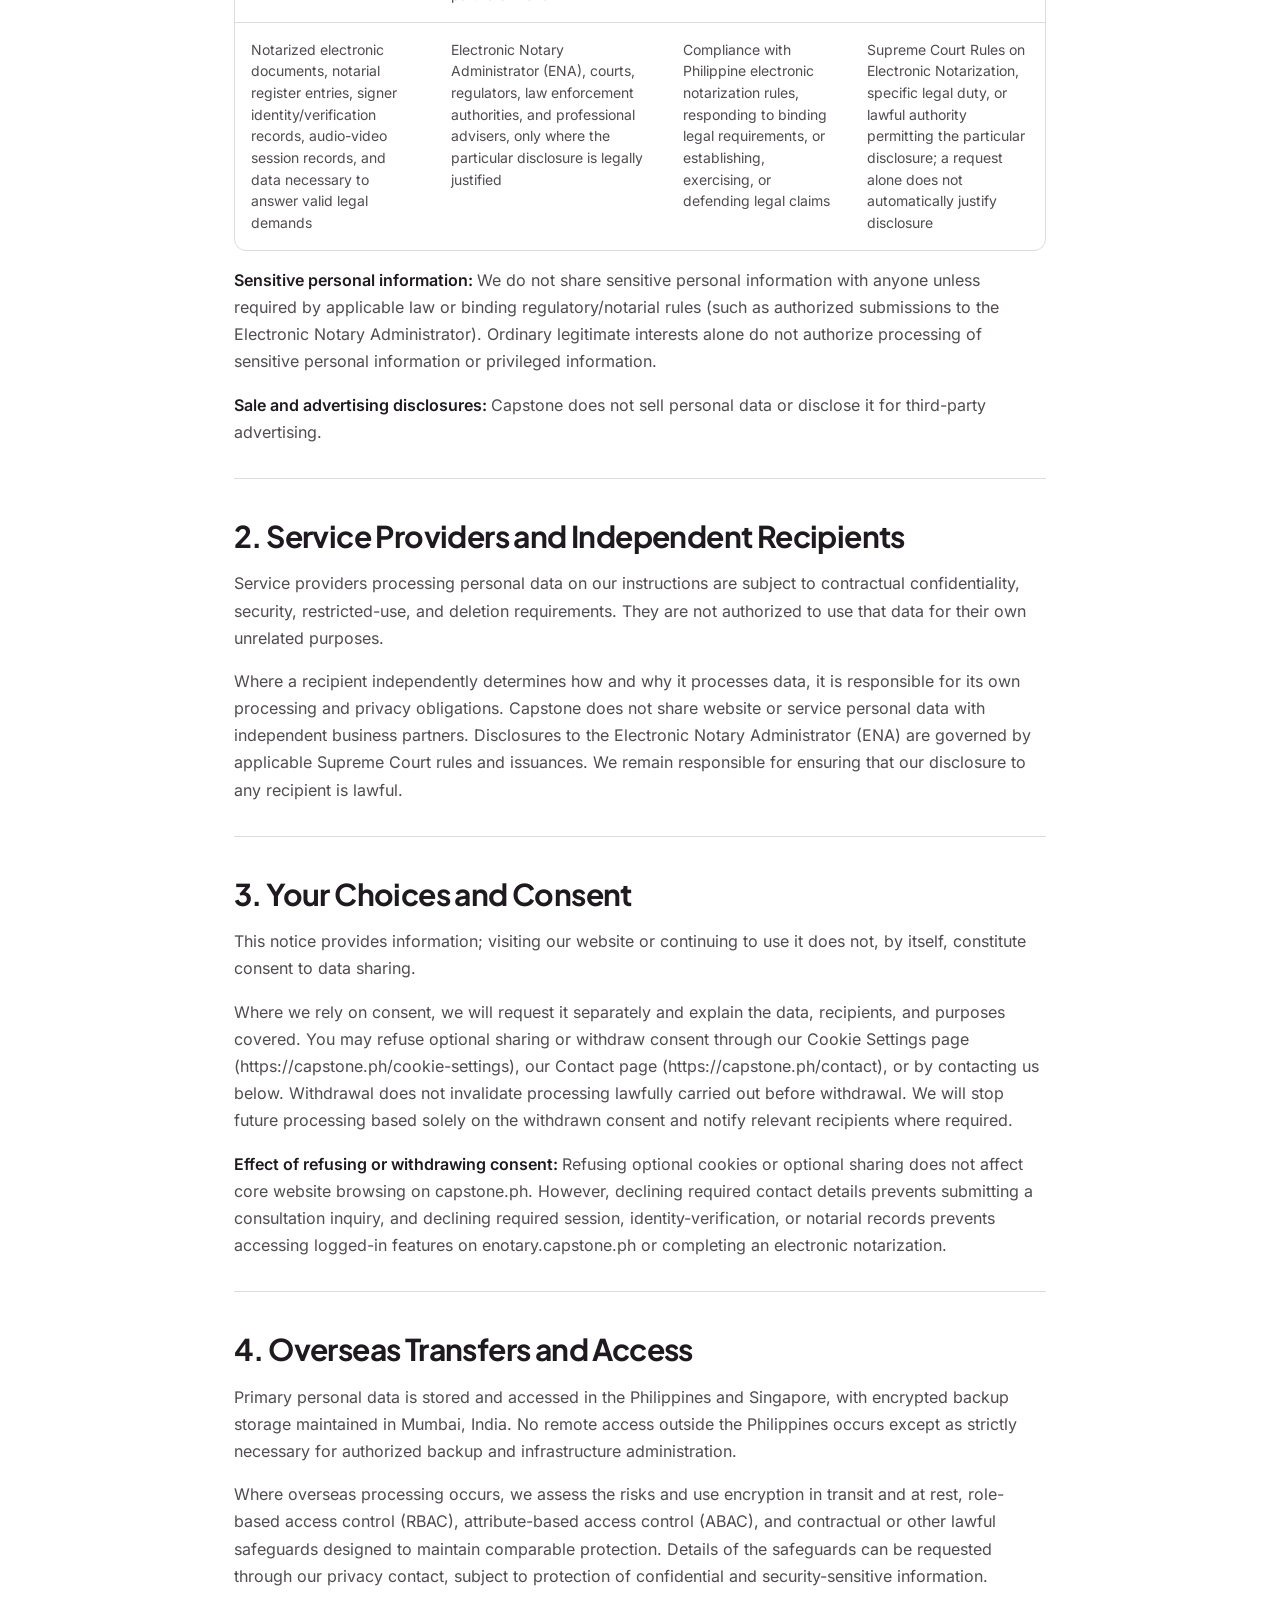
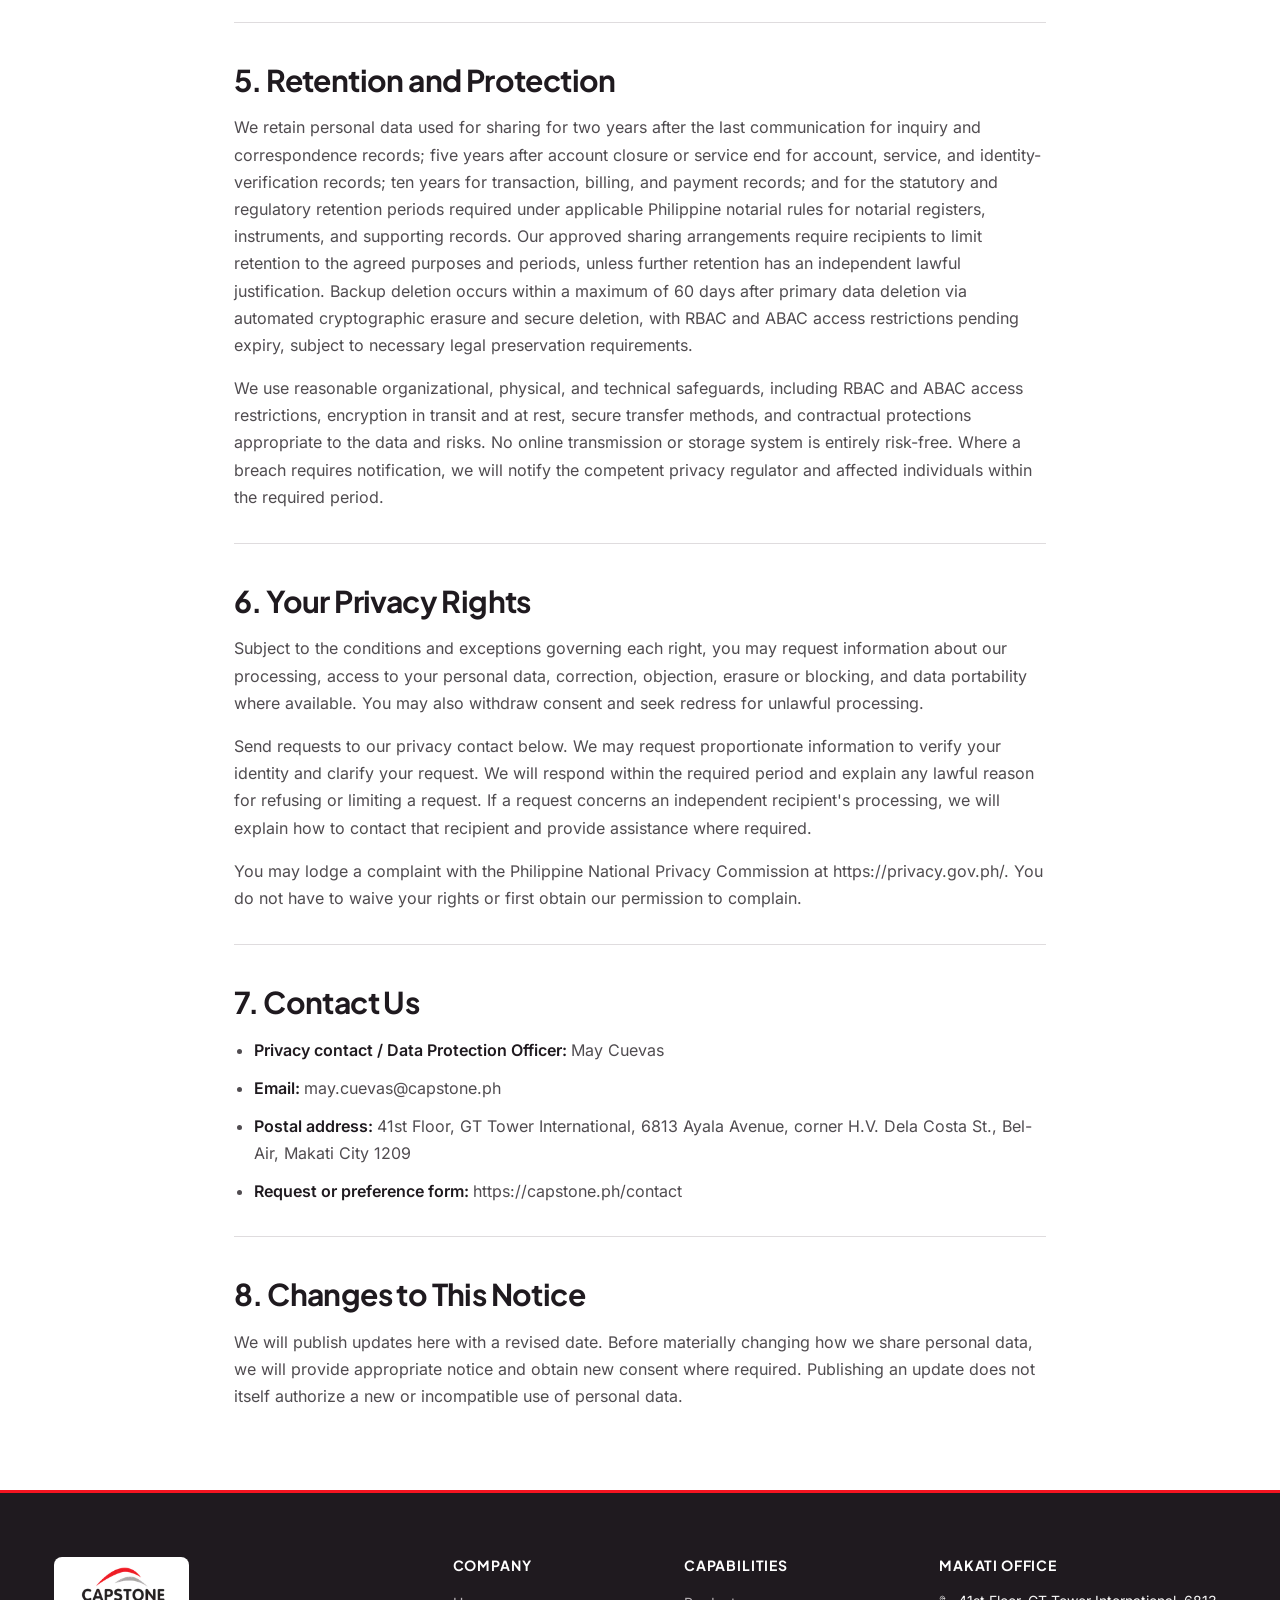
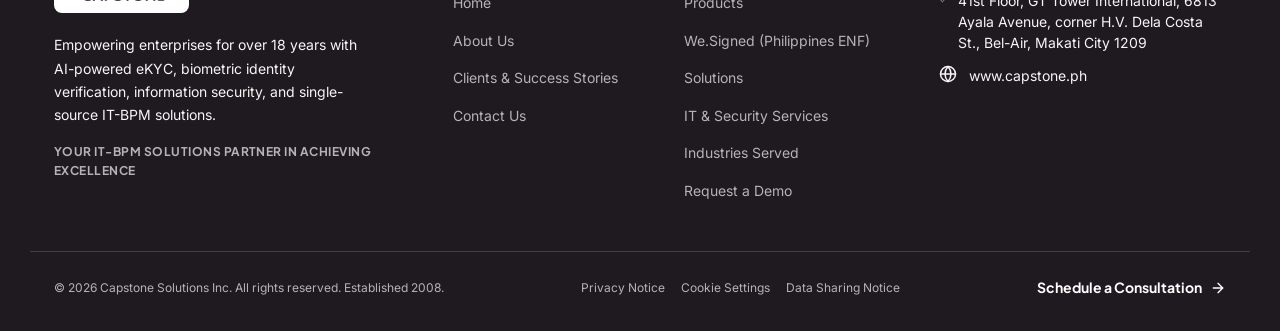
<file: data-sharing-notice/index.html>
<!DOCTYPE html><html lang="en" data-astro-cid-37fxchfa> <head><meta charset="UTF-8"><meta name="viewport" content="width=device-width, initial-scale=1"><title>Website Data Sharing Notice | Capstone Solutions Inc.</title><meta name="description" content="Website Data Sharing Notice for Capstone Solutions Inc. (capstone.ph) and enotary.capstone.ph detailing recipients, legal grounds, safeguards, and user rights."><link rel="canonical" href="https://capstone.ph/data-sharing-notice/"><link rel="icon" type="image/svg+xml" href="/favicon.svg"><meta property="og:type" content="website"><meta property="og:site_name" content="Capstone Solutions Inc."><meta property="og:title" content="Website Data Sharing Notice | Capstone Solutions Inc."><meta property="og:description" content="Website Data Sharing Notice for Capstone Solutions Inc. (capstone.ph) and enotary.capstone.ph detailing recipients, legal grounds, safeguards, and user rights."><meta property="og:url" content="https://capstone.ph/data-sharing-notice/"><meta name="twitter:card" content="summary"><meta name="twitter:title" content="Website Data Sharing Notice | Capstone Solutions Inc."><meta name="twitter:description" content="Website Data Sharing Notice for Capstone Solutions Inc. (capstone.ph) and enotary.capstone.ph detailing recipients, legal grounds, safeguards, and user rights."><link rel="stylesheet" href="/_astro/cookie-settings.lvatCehv.css">
<style>.page-header[data-astro-cid-wu5dj4rx]{padding-block:var(--space-12) var(--space-12);border-bottom:1px solid var(--color-border-subtle)}@media(min-width:1024px){.page-header[data-astro-cid-wu5dj4rx]{padding-block:var(--space-16)}}.page-header__inner[data-astro-cid-wu5dj4rx]{max-width:48rem}.page-header__title[data-astro-cid-wu5dj4rx]{font-size:var(--text-4xl);font-weight:800;margin-bottom:var(--space-4)}.page-header__subtitle[data-astro-cid-wu5dj4rx]{font-size:var(--text-lg);line-height:1.65;color:var(--color-text-secondary)}
.legal-doc[data-astro-cid-fd2t3u6d]{display:flex;flex-direction:column;gap:var(--space-10)}.legal-meta[data-astro-cid-fd2t3u6d]{display:grid;gap:var(--space-4);grid-template-columns:repeat(1,minmax(0,1fr));padding:var(--space-6);background-color:var(--color-bg-section-alt)}@media(min-width:720px){.legal-meta[data-astro-cid-fd2t3u6d]{grid-template-columns:repeat(2,minmax(0,1fr))}}.legal-meta__item[data-astro-cid-fd2t3u6d]{display:flex;flex-direction:column;gap:var(--space-1)}.legal-meta__label[data-astro-cid-fd2t3u6d]{font-family:var(--font-display);font-size:var(--text-xs);font-weight:700;letter-spacing:.05em;text-transform:uppercase;color:var(--color-text-muted)}.legal-meta__value[data-astro-cid-fd2t3u6d]{margin:0;font-size:var(--text-sm);font-weight:500;color:var(--color-text-primary);line-height:1.5;overflow-wrap:anywhere}.legal-body[data-astro-cid-fd2t3u6d]{display:flex;flex-direction:column;gap:var(--space-10)}.legal-section[data-astro-cid-fd2t3u6d]{padding-bottom:var(--space-8);border-bottom:1px solid var(--color-border-subtle)}.legal-section[data-astro-cid-fd2t3u6d]:last-child{padding-bottom:0;border-bottom:0}.legal-section__title[data-astro-cid-fd2t3u6d]{font-size:var(--text-2xl);font-weight:700;color:var(--color-text-primary);margin-bottom:var(--space-4)}.legal-section__content[data-astro-cid-fd2t3u6d]{display:flex;flex-direction:column;gap:var(--space-4)}.legal-paragraph[data-astro-cid-fd2t3u6d]{margin:0;font-size:var(--text-base);line-height:1.7;color:var(--color-text-secondary);overflow-wrap:anywhere}.legal-lead[data-astro-cid-fd2t3u6d]{color:var(--color-text-primary);font-weight:600}.legal-list[data-astro-cid-fd2t3u6d]{display:flex;flex-direction:column;gap:var(--space-3);padding-left:var(--space-5);list-style:disc}.legal-list__item[data-astro-cid-fd2t3u6d]{font-size:var(--text-base);line-height:1.65;color:var(--color-text-secondary);overflow-wrap:anywhere}.legal-table-wrap[data-astro-cid-fd2t3u6d]{width:100%;overflow-x:auto;border:1px solid var(--color-border-subtle);border-radius:var(--radius-lg);background-color:var(--color-bg-surface)}.legal-table[data-astro-cid-fd2t3u6d]{width:100%;border-collapse:collapse;text-align:left;font-size:var(--text-sm);line-height:1.55}.legal-table[data-astro-cid-fd2t3u6d] th[data-astro-cid-fd2t3u6d]{font-family:var(--font-display);font-weight:700;color:var(--color-text-primary);background-color:var(--color-bg-section-alt);padding:var(--space-3) var(--space-4);border-bottom:1px solid var(--color-border-subtle);vertical-align:top}.legal-table[data-astro-cid-fd2t3u6d] td[data-astro-cid-fd2t3u6d]{padding:var(--space-4);color:var(--color-text-secondary);border-bottom:1px solid var(--color-border-subtle);vertical-align:top;overflow-wrap:anywhere}.legal-table[data-astro-cid-fd2t3u6d] tbody[data-astro-cid-fd2t3u6d] tr[data-astro-cid-fd2t3u6d]:last-child td[data-astro-cid-fd2t3u6d]{border-bottom:0}
</style></head> <body data-astro-cid-37fxchfa> <a href="#main-content" class="skip-link" data-astro-cid-37fxchfa>Skip to main content</a> <header class="site-header" data-astro-cid-3ef6ksr2> <div class="container site-header__inner" data-astro-cid-3ef6ksr2> <a href="/" class="site-header__brand" aria-label="Capstone Solutions Inc." data-astro-cid-3ef6ksr2> <img src="/_astro/capstone-logo.mWWDbuo2_Z1R6G24.webp" alt="Capstone Solutions Inc." loading="eager" data-astro-cid-3ef6ksr2="true" decoding="async" fetchpriority="auto" width="176" height="69" class="site-header__logo"> </a> <nav class="site-nav" aria-label="Primary navigation" data-astro-cid-3ef6ksr2> <ul class="site-nav__list" data-astro-cid-3ef6ksr2> <li data-astro-cid-3ef6ksr2> <a href="/" class="site-nav__link" data-astro-cid-3ef6ksr2> Home </a> </li><li data-astro-cid-3ef6ksr2> <a href="/about" class="site-nav__link" data-astro-cid-3ef6ksr2> About Us </a> </li><li data-astro-cid-3ef6ksr2> <a href="/services" class="site-nav__link" data-astro-cid-3ef6ksr2> Services </a> </li><li data-astro-cid-3ef6ksr2> <a href="/solutions" class="site-nav__link" data-astro-cid-3ef6ksr2> Solutions </a> </li><li data-astro-cid-3ef6ksr2> <a href="/products" class="site-nav__link" data-astro-cid-3ef6ksr2> Products </a> </li><li data-astro-cid-3ef6ksr2> <a href="/industries" class="site-nav__link" data-astro-cid-3ef6ksr2> Industries </a> </li><li data-astro-cid-3ef6ksr2> <a href="/clients" class="site-nav__link" data-astro-cid-3ef6ksr2> Clients </a> </li><li data-astro-cid-3ef6ksr2> <a href="/contact" class="site-nav__link" data-astro-cid-3ef6ksr2> Contact </a> </li> </ul> </nav> <div class="site-header__actions" data-astro-cid-3ef6ksr2> <a href="/contact" class="btn btn--primary btn--sm" data-astro-cid-3ef6ksr2> Request a Demo </a> <button type="button" class="mobile-toggle" aria-label="Open navigation menu" aria-expanded="false" aria-controls="mobile-nav-drawer" data-mobile-toggle data-astro-cid-3ef6ksr2> <svg width="24" height="24" viewBox="0 0 24 24" fill="none" stroke="currentColor" stroke-width="2" stroke-linecap="round" stroke-linejoin="round" class aria-hidden="true">            <path d="M4 6h16"></path> <path d="M4 12h16"></path> <path d="M4 18h16"></path>   </svg> </button> </div> </div> <div id="mobile-nav-drawer" class="mobile-drawer" hidden data-mobile-drawer data-astro-cid-3ef6ksr2> <div class="container mobile-drawer__inner" data-astro-cid-3ef6ksr2> <nav aria-label="Mobile navigation" data-astro-cid-3ef6ksr2> <ul class="mobile-drawer__list" data-astro-cid-3ef6ksr2> <li data-astro-cid-3ef6ksr2> <a href="/" class="mobile-drawer__link" data-astro-cid-3ef6ksr2> Home </a> </li><li data-astro-cid-3ef6ksr2> <a href="/about" class="mobile-drawer__link" data-astro-cid-3ef6ksr2> About Us </a> </li><li data-astro-cid-3ef6ksr2> <a href="/services" class="mobile-drawer__link" data-astro-cid-3ef6ksr2> Services </a> </li><li data-astro-cid-3ef6ksr2> <a href="/solutions" class="mobile-drawer__link" data-astro-cid-3ef6ksr2> Solutions </a> </li><li data-astro-cid-3ef6ksr2> <a href="/products" class="mobile-drawer__link" data-astro-cid-3ef6ksr2> Products </a> </li><li data-astro-cid-3ef6ksr2> <a href="/industries" class="mobile-drawer__link" data-astro-cid-3ef6ksr2> Industries </a> </li><li data-astro-cid-3ef6ksr2> <a href="/clients" class="mobile-drawer__link" data-astro-cid-3ef6ksr2> Clients </a> </li><li data-astro-cid-3ef6ksr2> <a href="/contact" class="mobile-drawer__link" data-astro-cid-3ef6ksr2> Contact </a> </li> </ul> </nav> <div class="mobile-drawer__cta" data-astro-cid-3ef6ksr2> <a href="/contact" class="btn btn--primary" data-astro-cid-3ef6ksr2> Schedule a Consultation </a> </div> </div> </div> </header> <script type="module">const e=document.querySelector("[data-mobile-toggle]"),t=document.querySelector("[data-mobile-drawer]");if(e instanceof HTMLButtonElement&&t instanceof HTMLElement){const a=()=>{t.hidden=!0,e.setAttribute("aria-expanded","false"),e.setAttribute("aria-label","Open navigation menu")};e.addEventListener("click",()=>{e.getAttribute("aria-expanded")==="true"?a():(t.hidden=!1,e.setAttribute("aria-expanded","true"),e.setAttribute("aria-label","Close navigation menu"))}),document.addEventListener("keydown",n=>{n.key==="Escape"&&e.getAttribute("aria-expanded")==="true"&&(a(),e.focus())})}</script>  <main id="main-content" data-astro-cid-37fxchfa>  <section class="page-header section--alt" data-astro-cid-wu5dj4rx> <div class="container" data-astro-cid-wu5dj4rx> <div class="page-header__inner" data-astro-cid-wu5dj4rx> <span class="eyebrow eyebrow--tech" data-astro-cid-wu5dj4rx> Legal &amp; Privacy </span> <h1 class="page-header__title" data-astro-cid-wu5dj4rx>Website Data Sharing Notice</h1> <p class="page-header__subtitle" data-astro-cid-wu5dj4rx>Transparency on how Capstone Solutions, Inc. shares personal data collected through capstone.ph and enotary.capstone.ph, with whom, and under what legal grounds.</p> </div> </div> </section>  <section class="section" data-astro-cid-fd2t3u6d> <div class="container container--narrow legal-doc" data-astro-cid-fd2t3u6d> <dl class="card legal-meta" data-astro-cid-fd2t3u6d> <div class="legal-meta__item" data-astro-cid-fd2t3u6d> <dt class="legal-meta__label" data-astro-cid-fd2t3u6d>Controller</dt> <dd class="legal-meta__value" data-astro-cid-fd2t3u6d>Capstone Solutions Inc.</dd> </div><div class="legal-meta__item" data-astro-cid-fd2t3u6d> <dt class="legal-meta__label" data-astro-cid-fd2t3u6d>Last Updated</dt> <dd class="legal-meta__value" data-astro-cid-fd2t3u6d>November 1, 2026</dd> </div><div class="legal-meta__item" data-astro-cid-fd2t3u6d> <dt class="legal-meta__label" data-astro-cid-fd2t3u6d>Covered Websites</dt> <dd class="legal-meta__value" data-astro-cid-fd2t3u6d>Capstone Solutions Inc. Corporate Website (https://capstone.ph) and Electronic Notarization Facility (ENF) (https://enotary.capstone.ph)</dd> </div><div class="legal-meta__item" data-astro-cid-fd2t3u6d> <dt class="legal-meta__label" data-astro-cid-fd2t3u6d>Privacy Notice</dt> <dd class="legal-meta__value" data-astro-cid-fd2t3u6d>https://capstone.ph/privacy-notice</dd> </div> </dl> <article class="legal-body" data-astro-cid-fd2t3u6d> <section id="introduction" class="legal-section" data-astro-cid-fd2t3u6d> <h2 class="legal-section__title" data-astro-cid-fd2t3u6d>Overview</h2> <div class="legal-section__content" data-astro-cid-fd2t3u6d> <p class="legal-paragraph" data-astro-cid-fd2t3u6d>  Capstone Solutions Inc. (we, us, or our) operates Capstone Solutions Inc. Corporate Website (https://capstone.ph) and Electronic Notarization Facility (ENF) (https://enotary.capstone.ph) and is the personal information controller responsible for the personal data described in this notice. Our address is 41st Floor, GT Tower International, 6813 Ayala Avenue, corner H.V. Dela Costa St., Bel-Air, Makati City 1209. </p><p class="legal-paragraph" data-astro-cid-fd2t3u6d>  This notice explains how we disclose personal data collected through our website. It supplements our Privacy Notice, available at https://capstone.ph/privacy-notice, which explains our collection practices and other processing activities. We handle personal data in accordance with Philippine personal data protection requirements. </p> </div> </section><section id="what-we-share" class="legal-section" data-astro-cid-fd2t3u6d> <h2 class="legal-section__title" data-astro-cid-fd2t3u6d>1. What We Share, With Whom, and Why</h2> <div class="legal-section__content" data-astro-cid-fd2t3u6d> <p class="legal-paragraph" data-astro-cid-fd2t3u6d>  We share only the personal data reasonably necessary for the specific purposes below. Each row identifies the recipients or recipient categories and the legal ground for the sharing; a commercial agreement alone does not authorize disclosure. </p><div class="legal-table-wrap" data-astro-cid-fd2t3u6d> <table class="legal-table" data-astro-cid-fd2t3u6d> <thead data-astro-cid-fd2t3u6d> <tr data-astro-cid-fd2t3u6d> <th scope="col" data-astro-cid-fd2t3u6d>Personal data shared</th><th scope="col" data-astro-cid-fd2t3u6d>Recipient and role</th><th scope="col" data-astro-cid-fd2t3u6d>Specific purpose</th><th scope="col" data-astro-cid-fd2t3u6d>Legal ground</th> </tr> </thead> <tbody data-astro-cid-fd2t3u6d> <tr data-astro-cid-fd2t3u6d> <td data-astro-cid-fd2t3u6d>Name, work email, organization, phone number (if provided), inquiry notes, and technical/session data</td><td data-astro-cid-fd2t3u6d>Website hosting provider (GitHub Pages), contact form delivery provider (FormSubmit.co), and authorized technical platform and maintenance providers processing solely on Capstone&#39;s documented instructions</td><td data-astro-cid-fd2t3u6d>Operating capstone.ph, delivering consultation and demo inquiries, and maintaining ENF platform availability, authentication, and security</td><td data-astro-cid-fd2t3u6d>Contractual necessity (to respond to requests or provide requested services) and legitimate operational security interests under contractual safeguards</td> </tr><tr data-astro-cid-fd2t3u6d> <td data-astro-cid-fd2t3u6d>No such sharing occurs</td><td data-astro-cid-fd2t3u6d>Independent business partners: None</td><td data-astro-cid-fd2t3u6d>Not applicable</td><td data-astro-cid-fd2t3u6d>Not applicable</td> </tr><tr data-astro-cid-fd2t3u6d> <td data-astro-cid-fd2t3u6d>Notarized electronic documents, notarial register entries, signer identity/verification records, audio-video session records, and data necessary to answer valid legal demands</td><td data-astro-cid-fd2t3u6d>Electronic Notary Administrator (ENA), courts, regulators, law enforcement authorities, and professional advisers, only where the particular disclosure is legally justified</td><td data-astro-cid-fd2t3u6d>Compliance with Philippine electronic notarization rules, responding to binding legal requirements, or establishing, exercising, or defending legal claims</td><td data-astro-cid-fd2t3u6d>Supreme Court Rules on Electronic Notarization, specific legal duty, or lawful authority permitting the particular disclosure; a request alone does not automatically justify disclosure</td> </tr> </tbody> </table> </div><p class="legal-paragraph" data-astro-cid-fd2t3u6d> <strong class="legal-lead" data-astro-cid-fd2t3u6d>Sensitive personal information: </strong> We do not share sensitive personal information with anyone unless required by applicable law or binding regulatory/notarial rules (such as authorized submissions to the Electronic Notary Administrator). Ordinary legitimate interests alone do not authorize processing of sensitive personal information or privileged information. </p><p class="legal-paragraph" data-astro-cid-fd2t3u6d> <strong class="legal-lead" data-astro-cid-fd2t3u6d>Sale and advertising disclosures: </strong> Capstone does not sell personal data or disclose it for third-party advertising. </p> </div> </section><section id="service-providers-and-recipients" class="legal-section" data-astro-cid-fd2t3u6d> <h2 class="legal-section__title" data-astro-cid-fd2t3u6d>2. Service Providers and Independent Recipients</h2> <div class="legal-section__content" data-astro-cid-fd2t3u6d> <p class="legal-paragraph" data-astro-cid-fd2t3u6d>  Service providers processing personal data on our instructions are subject to contractual confidentiality, security, restricted-use, and deletion requirements. They are not authorized to use that data for their own unrelated purposes. </p><p class="legal-paragraph" data-astro-cid-fd2t3u6d>  Where a recipient independently determines how and why it processes data, it is responsible for its own processing and privacy obligations. Capstone does not share website or service personal data with independent business partners. Disclosures to the Electronic Notary Administrator (ENA) are governed by applicable Supreme Court rules and issuances. We remain responsible for ensuring that our disclosure to any recipient is lawful. </p> </div> </section><section id="choices-and-consent" class="legal-section" data-astro-cid-fd2t3u6d> <h2 class="legal-section__title" data-astro-cid-fd2t3u6d>3. Your Choices and Consent</h2> <div class="legal-section__content" data-astro-cid-fd2t3u6d> <p class="legal-paragraph" data-astro-cid-fd2t3u6d>  This notice provides information; visiting our website or continuing to use it does not, by itself, constitute consent to data sharing. </p><p class="legal-paragraph" data-astro-cid-fd2t3u6d>  Where we rely on consent, we will request it separately and explain the data, recipients, and purposes covered. You may refuse optional sharing or withdraw consent through our Cookie Settings page (https://capstone.ph/cookie-settings), our Contact page (https://capstone.ph/contact), or by contacting us below. Withdrawal does not invalidate processing lawfully carried out before withdrawal. We will stop future processing based solely on the withdrawn consent and notify relevant recipients where required. </p><p class="legal-paragraph" data-astro-cid-fd2t3u6d> <strong class="legal-lead" data-astro-cid-fd2t3u6d>Effect of refusing or withdrawing consent: </strong> Refusing optional cookies or optional sharing does not affect core website browsing on capstone.ph. However, declining required contact details prevents submitting a consultation inquiry, and declining required session, identity-verification, or notarial records prevents accessing logged-in features on enotary.capstone.ph or completing an electronic notarization. </p> </div> </section><section id="overseas-transfers" class="legal-section" data-astro-cid-fd2t3u6d> <h2 class="legal-section__title" data-astro-cid-fd2t3u6d>4. Overseas Transfers and Access</h2> <div class="legal-section__content" data-astro-cid-fd2t3u6d> <p class="legal-paragraph" data-astro-cid-fd2t3u6d>  Primary personal data is stored and accessed in the Philippines and Singapore, with encrypted backup storage maintained in Mumbai, India. No remote access outside the Philippines occurs except as strictly necessary for authorized backup and infrastructure administration. </p><p class="legal-paragraph" data-astro-cid-fd2t3u6d>  Where overseas processing occurs, we assess the risks and use encryption in transit and at rest, role-based access control (RBAC), attribute-based access control (ABAC), and contractual or other lawful safeguards designed to maintain comparable protection. Details of the safeguards can be requested through our privacy contact, subject to protection of confidential and security-sensitive information. </p> </div> </section><section id="retention-and-protection" class="legal-section" data-astro-cid-fd2t3u6d> <h2 class="legal-section__title" data-astro-cid-fd2t3u6d>5. Retention and Protection</h2> <div class="legal-section__content" data-astro-cid-fd2t3u6d> <p class="legal-paragraph" data-astro-cid-fd2t3u6d>  We retain personal data used for sharing for two years after the last communication for inquiry and correspondence records; five years after account closure or service end for account, service, and identity-verification records; ten years for transaction, billing, and payment records; and for the statutory and regulatory retention periods required under applicable Philippine notarial rules for notarial registers, instruments, and supporting records. Our approved sharing arrangements require recipients to limit retention to the agreed purposes and periods, unless further retention has an independent lawful justification. Backup deletion occurs within a maximum of 60 days after primary data deletion via automated cryptographic erasure and secure deletion, with RBAC and ABAC access restrictions pending expiry, subject to necessary legal preservation requirements. </p><p class="legal-paragraph" data-astro-cid-fd2t3u6d>  We use reasonable organizational, physical, and technical safeguards, including RBAC and ABAC access restrictions, encryption in transit and at rest, secure transfer methods, and contractual protections appropriate to the data and risks. No online transmission or storage system is entirely risk-free. Where a breach requires notification, we will notify the competent privacy regulator and affected individuals within the required period. </p> </div> </section><section id="your-privacy-rights" class="legal-section" data-astro-cid-fd2t3u6d> <h2 class="legal-section__title" data-astro-cid-fd2t3u6d>6. Your Privacy Rights</h2> <div class="legal-section__content" data-astro-cid-fd2t3u6d> <p class="legal-paragraph" data-astro-cid-fd2t3u6d>  Subject to the conditions and exceptions governing each right, you may request information about our processing, access to your personal data, correction, objection, erasure or blocking, and data portability where available. You may also withdraw consent and seek redress for unlawful processing. </p><p class="legal-paragraph" data-astro-cid-fd2t3u6d>  Send requests to our privacy contact below. We may request proportionate information to verify your identity and clarify your request. We will respond within the required period and explain any lawful reason for refusing or limiting a request. If a request concerns an independent recipient&#39;s processing, we will explain how to contact that recipient and provide assistance where required. </p><p class="legal-paragraph" data-astro-cid-fd2t3u6d>  You may lodge a complaint with the Philippine National Privacy Commission at https://privacy.gov.ph/. You do not have to waive your rights or first obtain our permission to complain. </p> </div> </section><section id="contact-us" class="legal-section" data-astro-cid-fd2t3u6d> <h2 class="legal-section__title" data-astro-cid-fd2t3u6d>7. Contact Us</h2> <div class="legal-section__content" data-astro-cid-fd2t3u6d> <ul class="legal-list" data-astro-cid-fd2t3u6d> <li class="legal-list__item" data-astro-cid-fd2t3u6d> <strong class="legal-lead" data-astro-cid-fd2t3u6d>Privacy contact / Data Protection Officer: </strong> <span data-astro-cid-fd2t3u6d>May Cuevas</span> </li><li class="legal-list__item" data-astro-cid-fd2t3u6d> <strong class="legal-lead" data-astro-cid-fd2t3u6d>Email: </strong> <span data-astro-cid-fd2t3u6d>may.cuevas@capstone.ph</span> </li><li class="legal-list__item" data-astro-cid-fd2t3u6d> <strong class="legal-lead" data-astro-cid-fd2t3u6d>Postal address: </strong> <span data-astro-cid-fd2t3u6d>41st Floor, GT Tower International, 6813 Ayala Avenue, corner H.V. Dela Costa St., Bel-Air, Makati City 1209</span> </li><li class="legal-list__item" data-astro-cid-fd2t3u6d> <strong class="legal-lead" data-astro-cid-fd2t3u6d>Request or preference form: </strong> <span data-astro-cid-fd2t3u6d>https://capstone.ph/contact</span> </li> </ul> </div> </section><section id="changes-to-this-notice" class="legal-section" data-astro-cid-fd2t3u6d> <h2 class="legal-section__title" data-astro-cid-fd2t3u6d>8. Changes to This Notice</h2> <div class="legal-section__content" data-astro-cid-fd2t3u6d> <p class="legal-paragraph" data-astro-cid-fd2t3u6d>  We will publish updates here with a revised date. Before materially changing how we share personal data, we will provide appropriate notice and obtain new consent where required. Publishing an update does not itself authorize a new or incompatible use of personal data. </p> </div> </section> </article> </div> </section>  </main> <footer class="site-footer section--dark" data-astro-cid-sz7xmlte> <div class="container site-footer__grid" data-astro-cid-sz7xmlte> <div class="site-footer__brand-col" data-astro-cid-sz7xmlte> <a href="/" class="site-footer__logo-pill" aria-label="Capstone Solutions Inc." data-astro-cid-sz7xmlte> <img src="/_astro/capstone-logo.mWWDbuo2_18FJ9M.webp" alt="Capstone Solutions Inc." data-astro-cid-sz7xmlte="true" loading="lazy" decoding="async" fetchpriority="auto" width="160" height="62" class="site-footer__logo"> </a> <p class="site-footer__summary" data-astro-cid-sz7xmlte>Empowering enterprises for over 18 years with AI-powered eKYC, biometric identity verification, information security, and single-source IT-BPM solutions.</p> <p class="site-footer__tagline" data-astro-cid-sz7xmlte>Your IT-BPM Solutions Partner in Achieving Excellence</p> </div> <div class="site-footer__col" data-astro-cid-sz7xmlte> <h2 class="site-footer__heading" data-astro-cid-sz7xmlte>Company</h2> <ul class="site-footer__links" data-astro-cid-sz7xmlte> <li data-astro-cid-sz7xmlte> <a href="/" class="site-footer__link" data-astro-cid-sz7xmlte> Home </a> </li><li data-astro-cid-sz7xmlte> <a href="/about" class="site-footer__link" data-astro-cid-sz7xmlte> About Us </a> </li><li data-astro-cid-sz7xmlte> <a href="/clients" class="site-footer__link" data-astro-cid-sz7xmlte> Clients &amp; Success Stories </a> </li><li data-astro-cid-sz7xmlte> <a href="/contact" class="site-footer__link" data-astro-cid-sz7xmlte> Contact Us </a> </li> </ul> </div><div class="site-footer__col" data-astro-cid-sz7xmlte> <h2 class="site-footer__heading" data-astro-cid-sz7xmlte>Capabilities</h2> <ul class="site-footer__links" data-astro-cid-sz7xmlte> <li data-astro-cid-sz7xmlte> <a href="/products" class="site-footer__link" data-astro-cid-sz7xmlte> Products </a> </li><li data-astro-cid-sz7xmlte> <a href="https://enotary.capstone.ph" class="site-footer__link" target="_blank" rel="noopener noreferrer" data-astro-cid-sz7xmlte> We.Signed (Philippines ENF) </a> </li><li data-astro-cid-sz7xmlte> <a href="/solutions" class="site-footer__link" data-astro-cid-sz7xmlte> Solutions </a> </li><li data-astro-cid-sz7xmlte> <a href="/services" class="site-footer__link" data-astro-cid-sz7xmlte> IT &amp; Security Services </a> </li><li data-astro-cid-sz7xmlte> <a href="/industries" class="site-footer__link" data-astro-cid-sz7xmlte> Industries Served </a> </li><li data-astro-cid-sz7xmlte> <a href="/contact" class="site-footer__link" data-astro-cid-sz7xmlte> Request a Demo </a> </li> </ul> </div> <div class="site-footer__col" data-astro-cid-sz7xmlte> <h2 class="site-footer__heading" data-astro-cid-sz7xmlte>Makati Office</h2> <ul class="site-footer__contact" data-astro-cid-sz7xmlte> <li class="site-footer__contact-item" data-astro-cid-sz7xmlte> <svg width="18" height="18" viewBox="0 0 24 24" fill="none" stroke="currentColor" stroke-width="2" stroke-linecap="round" stroke-linejoin="round" class="site-footer__icon" aria-hidden="true">         <path d="M20 10c0 6-8 12-8 12s-8-6-8-12a8 8 0 0 1 16 0z"></path> <circle cx="12" cy="10" r="3"></circle>      </svg> <span data-astro-cid-sz7xmlte>41st Floor, GT Tower International, 6813 Ayala Avenue, corner H.V. Dela Costa St., Bel-Air, Makati City 1209</span> </li> <li class="site-footer__contact-item" data-astro-cid-sz7xmlte> <svg width="18" height="18" viewBox="0 0 24 24" fill="none" stroke="currentColor" stroke-width="2" stroke-linecap="round" stroke-linejoin="round" class="site-footer__icon" aria-hidden="true">          <circle cx="12" cy="12" r="10"></circle> <path d="M2 12h20"></path> <path d="M12 2a15.3 15.3 0 0 1 4 10 15.3 15.3 0 0 1-4 10 15.3 15.3 0 0 1-4-10 15.3 15.3 0 0 1 4-10z"></path>     </svg> <span data-astro-cid-sz7xmlte>www.capstone.ph</span> </li> </ul> </div> </div> <div class="container site-footer__bottom" data-astro-cid-sz7xmlte> <p class="site-footer__copyright" data-astro-cid-sz7xmlte>
&copy; 2026 Capstone Solutions Inc. All rights reserved. Established 2008.
</p> <nav class="site-footer__legal" aria-label="Legal notices" data-astro-cid-sz7xmlte> <a href="/privacy-notice" class="site-footer__legal-link" data-astro-cid-sz7xmlte> Privacy Notice </a><a href="/cookie-settings" class="site-footer__legal-link" data-astro-cid-sz7xmlte> Cookie Settings </a><a href="/data-sharing-notice" class="site-footer__legal-link" data-astro-cid-sz7xmlte> Data Sharing Notice </a> </nav> <a href="/contact" class="site-footer__cta-link" data-astro-cid-sz7xmlte> Schedule a Consultation <svg width="16" height="16" viewBox="0 0 24 24" fill="none" stroke="currentColor" stroke-width="2" stroke-linecap="round" stroke-linejoin="round" class aria-hidden="true">       <path d="M5 12h14"></path> <path d="m12 5 7 7-7 7"></path>        </svg> </a> </div> </footer>  </body></html>
</file>
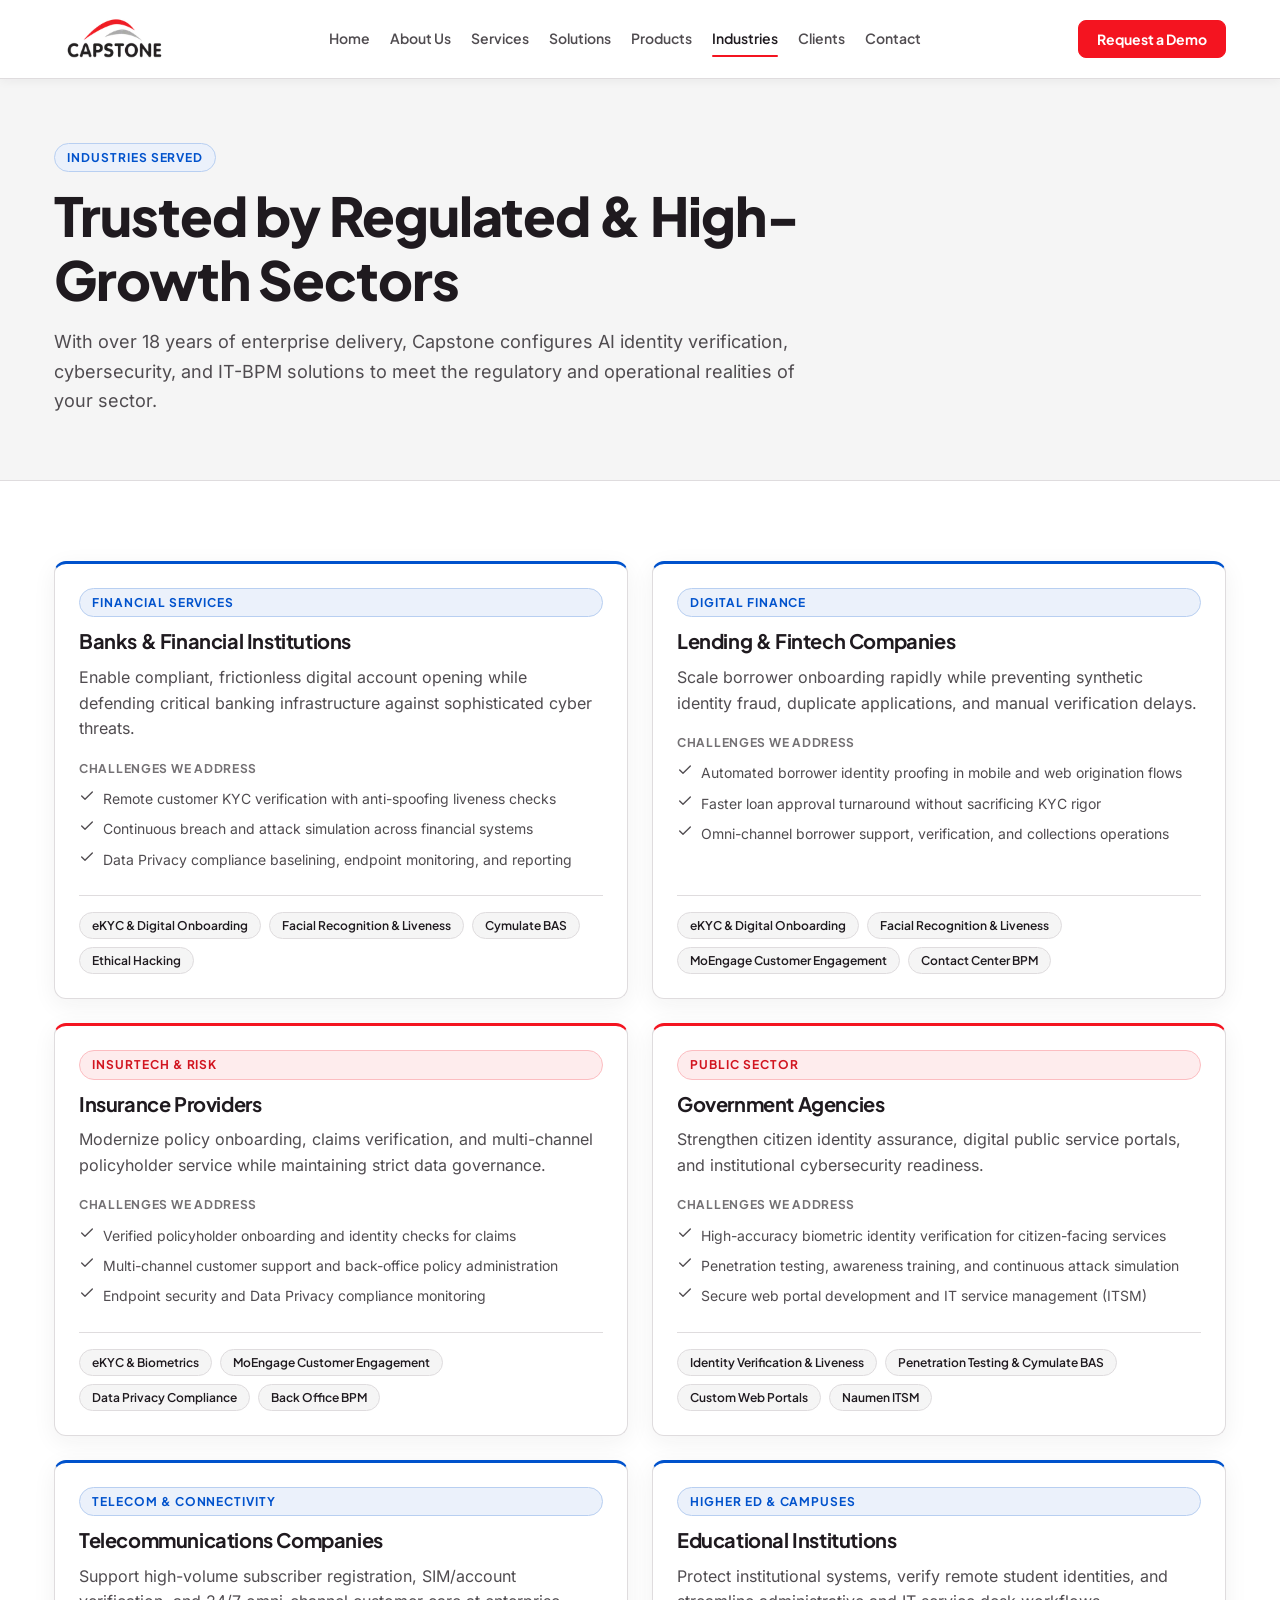
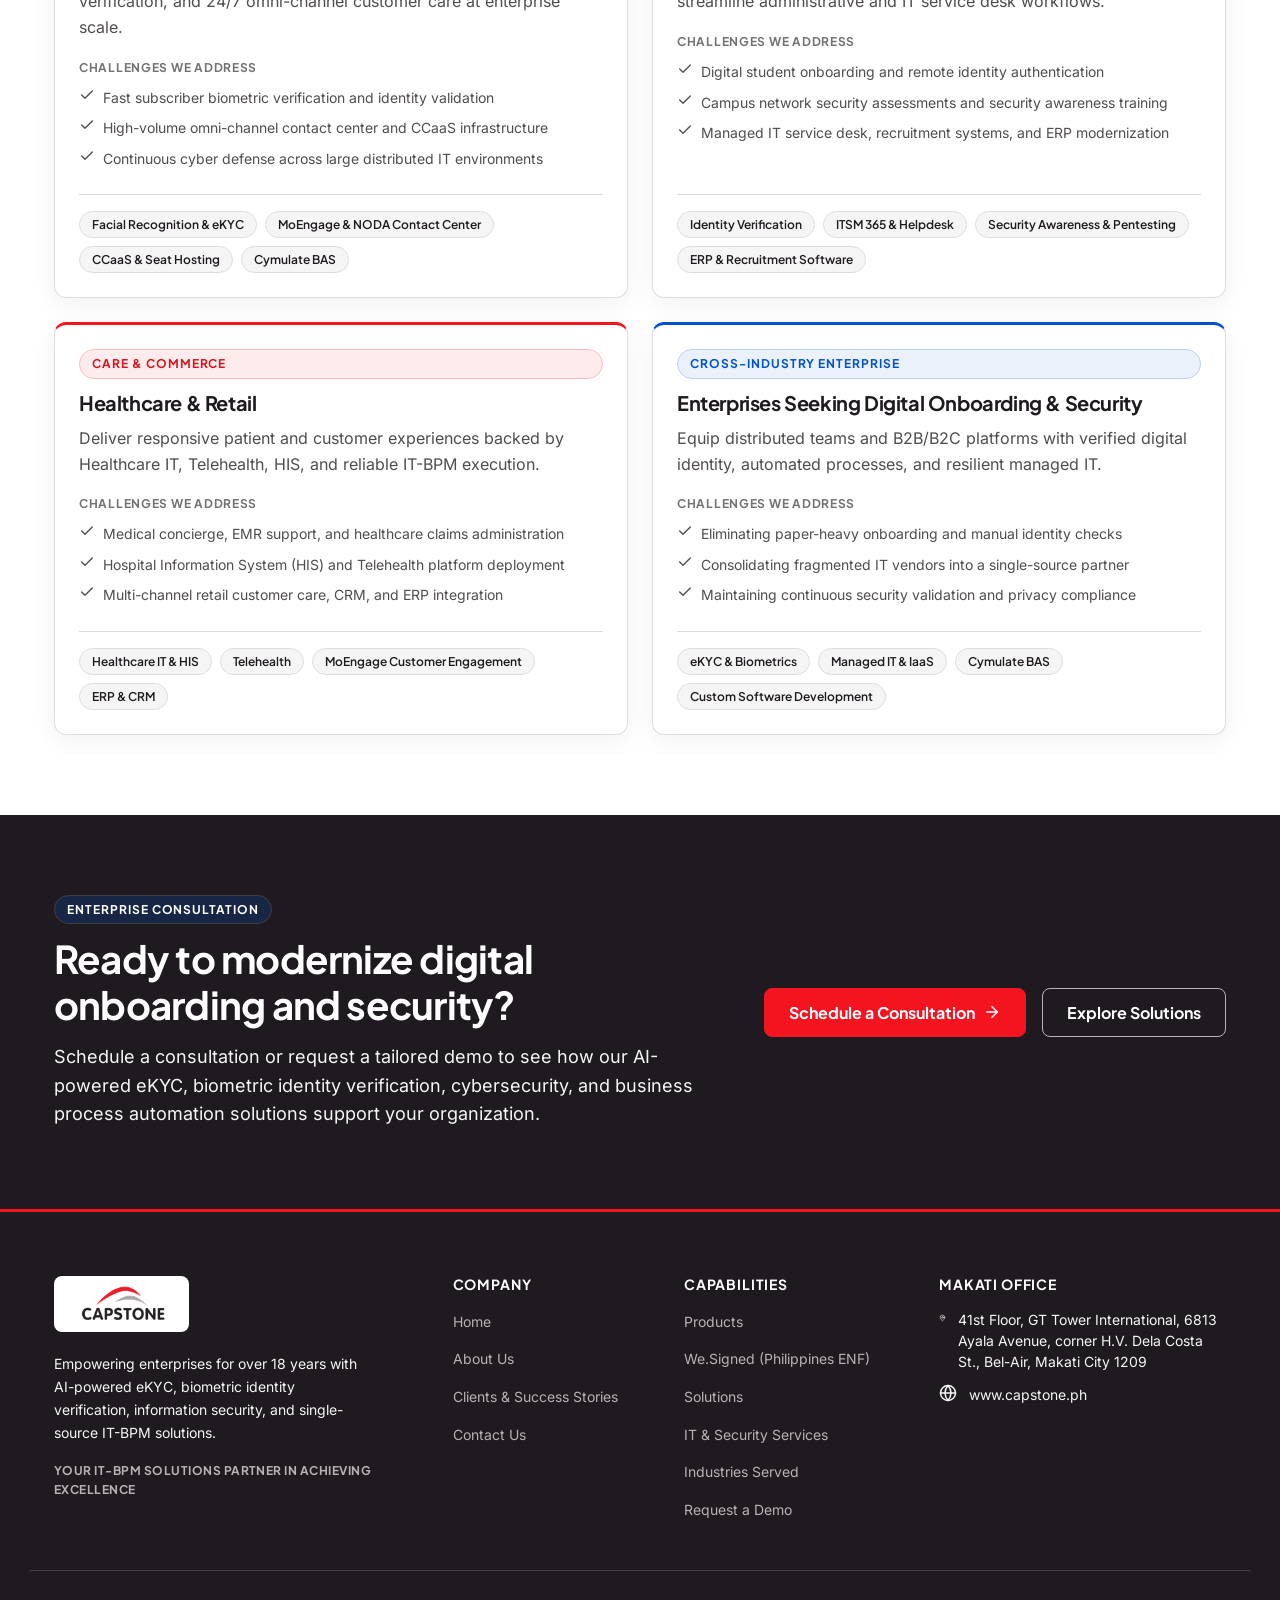
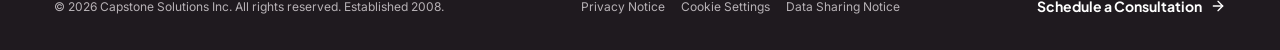
<file: industries/index.html>
<!DOCTYPE html><html lang="en" data-astro-cid-37fxchfa> <head><meta charset="UTF-8"><meta name="viewport" content="width=device-width, initial-scale=1"><title>Industries Served | Capstone Solutions Inc.</title><meta name="description" content="Discover how Capstone Solutions Inc. supports banks, lending and fintech firms, insurance providers, government agencies, telecoms, education, healthcare, and enterprises."><link rel="canonical" href="https://capstone.ph/industries/"><link rel="icon" type="image/svg+xml" href="/favicon.svg"><meta property="og:type" content="website"><meta property="og:site_name" content="Capstone Solutions Inc."><meta property="og:title" content="Industries Served | Capstone Solutions Inc."><meta property="og:description" content="Discover how Capstone Solutions Inc. supports banks, lending and fintech firms, insurance providers, government agencies, telecoms, education, healthcare, and enterprises."><meta property="og:url" content="https://capstone.ph/industries/"><meta name="twitter:card" content="summary"><meta name="twitter:title" content="Industries Served | Capstone Solutions Inc."><meta name="twitter:description" content="Discover how Capstone Solutions Inc. supports banks, lending and fintech firms, insurance providers, government agencies, telecoms, education, healthcare, and enterprises."><link rel="stylesheet" href="/_astro/cookie-settings.lvatCehv.css">
<style>.page-header[data-astro-cid-wu5dj4rx]{padding-block:var(--space-12) var(--space-12);border-bottom:1px solid var(--color-border-subtle)}@media(min-width:1024px){.page-header[data-astro-cid-wu5dj4rx]{padding-block:var(--space-16)}}.page-header__inner[data-astro-cid-wu5dj4rx]{max-width:48rem}.page-header__title[data-astro-cid-wu5dj4rx]{font-size:var(--text-4xl);font-weight:800;margin-bottom:var(--space-4)}.page-header__subtitle[data-astro-cid-wu5dj4rx]{font-size:var(--text-lg);line-height:1.65;color:var(--color-text-secondary)}
.cta-banner__inner[data-astro-cid-3dyr47cn]{display:flex;flex-direction:column;gap:var(--space-8);align-items:flex-start;justify-content:space-between}@media(min-width:960px){.cta-banner__inner[data-astro-cid-3dyr47cn]{flex-direction:row;align-items:center}}.cta-banner__copy[data-astro-cid-3dyr47cn]{max-width:40rem}.cta-banner__desc[data-astro-cid-3dyr47cn]{font-size:var(--text-lg);line-height:1.6}.cta-banner__actions[data-astro-cid-3dyr47cn]{display:flex;flex-wrap:wrap;gap:var(--space-4);flex-shrink:0}
.industry-card[data-astro-cid-ywjycmg3]{display:flex;flex-direction:column}.industry-card__title[data-astro-cid-ywjycmg3]{font-size:var(--text-xl);margin-bottom:var(--space-3)}.industry-card__summary[data-astro-cid-ywjycmg3]{margin-bottom:var(--space-5)}.industry-card__subhead[data-astro-cid-ywjycmg3]{font-size:var(--text-xs);text-transform:uppercase;letter-spacing:.06em;color:var(--color-text-muted);margin-bottom:var(--space-3)}.industry-card__list[data-astro-cid-ywjycmg3]{display:flex;flex-direction:column;gap:var(--space-2);margin-bottom:var(--space-6);flex:1}.industry-card__list-item[data-astro-cid-ywjycmg3]{display:flex;align-items:flex-start;gap:var(--space-2);font-size:var(--text-sm);color:var(--color-text-secondary)}.industry-card__check[data-astro-cid-ywjycmg3]{flex-shrink:0;margin-top:3px;color:var(--color-accent-tech)}.industry-card__tags[data-astro-cid-ywjycmg3]{display:flex;flex-wrap:wrap;gap:var(--space-2);padding-top:var(--space-4);border-top:1px solid var(--color-border-subtle)}.industry-card__tag[data-astro-cid-ywjycmg3]{font-family:var(--font-display);font-size:var(--text-xs);font-weight:600;color:var(--color-text-primary);background-color:var(--color-bg-section-alt);border:1px solid var(--color-border-subtle);border-radius:var(--radius-pill);padding:3px var(--space-3)}
</style></head> <body data-astro-cid-37fxchfa> <a href="#main-content" class="skip-link" data-astro-cid-37fxchfa>Skip to main content</a> <header class="site-header" data-astro-cid-3ef6ksr2> <div class="container site-header__inner" data-astro-cid-3ef6ksr2> <a href="/" class="site-header__brand" aria-label="Capstone Solutions Inc." data-astro-cid-3ef6ksr2> <img src="/_astro/capstone-logo.mWWDbuo2_Z1R6G24.webp" alt="Capstone Solutions Inc." loading="eager" data-astro-cid-3ef6ksr2="true" decoding="async" fetchpriority="auto" width="176" height="69" class="site-header__logo"> </a> <nav class="site-nav" aria-label="Primary navigation" data-astro-cid-3ef6ksr2> <ul class="site-nav__list" data-astro-cid-3ef6ksr2> <li data-astro-cid-3ef6ksr2> <a href="/" class="site-nav__link" data-astro-cid-3ef6ksr2> Home </a> </li><li data-astro-cid-3ef6ksr2> <a href="/about" class="site-nav__link" data-astro-cid-3ef6ksr2> About Us </a> </li><li data-astro-cid-3ef6ksr2> <a href="/services" class="site-nav__link" data-astro-cid-3ef6ksr2> Services </a> </li><li data-astro-cid-3ef6ksr2> <a href="/solutions" class="site-nav__link" data-astro-cid-3ef6ksr2> Solutions </a> </li><li data-astro-cid-3ef6ksr2> <a href="/products" class="site-nav__link" data-astro-cid-3ef6ksr2> Products </a> </li><li data-astro-cid-3ef6ksr2> <a href="/industries" class="site-nav__link is-active" aria-current="page" data-astro-cid-3ef6ksr2> Industries </a> </li><li data-astro-cid-3ef6ksr2> <a href="/clients" class="site-nav__link" data-astro-cid-3ef6ksr2> Clients </a> </li><li data-astro-cid-3ef6ksr2> <a href="/contact" class="site-nav__link" data-astro-cid-3ef6ksr2> Contact </a> </li> </ul> </nav> <div class="site-header__actions" data-astro-cid-3ef6ksr2> <a href="/contact" class="btn btn--primary btn--sm" data-astro-cid-3ef6ksr2> Request a Demo </a> <button type="button" class="mobile-toggle" aria-label="Open navigation menu" aria-expanded="false" aria-controls="mobile-nav-drawer" data-mobile-toggle data-astro-cid-3ef6ksr2> <svg width="24" height="24" viewBox="0 0 24 24" fill="none" stroke="currentColor" stroke-width="2" stroke-linecap="round" stroke-linejoin="round" class aria-hidden="true">            <path d="M4 6h16"></path> <path d="M4 12h16"></path> <path d="M4 18h16"></path>   </svg> </button> </div> </div> <div id="mobile-nav-drawer" class="mobile-drawer" hidden data-mobile-drawer data-astro-cid-3ef6ksr2> <div class="container mobile-drawer__inner" data-astro-cid-3ef6ksr2> <nav aria-label="Mobile navigation" data-astro-cid-3ef6ksr2> <ul class="mobile-drawer__list" data-astro-cid-3ef6ksr2> <li data-astro-cid-3ef6ksr2> <a href="/" class="mobile-drawer__link" data-astro-cid-3ef6ksr2> Home </a> </li><li data-astro-cid-3ef6ksr2> <a href="/about" class="mobile-drawer__link" data-astro-cid-3ef6ksr2> About Us </a> </li><li data-astro-cid-3ef6ksr2> <a href="/services" class="mobile-drawer__link" data-astro-cid-3ef6ksr2> Services </a> </li><li data-astro-cid-3ef6ksr2> <a href="/solutions" class="mobile-drawer__link" data-astro-cid-3ef6ksr2> Solutions </a> </li><li data-astro-cid-3ef6ksr2> <a href="/products" class="mobile-drawer__link" data-astro-cid-3ef6ksr2> Products </a> </li><li data-astro-cid-3ef6ksr2> <a href="/industries" class="mobile-drawer__link is-active" aria-current="page" data-astro-cid-3ef6ksr2> Industries </a> </li><li data-astro-cid-3ef6ksr2> <a href="/clients" class="mobile-drawer__link" data-astro-cid-3ef6ksr2> Clients </a> </li><li data-astro-cid-3ef6ksr2> <a href="/contact" class="mobile-drawer__link" data-astro-cid-3ef6ksr2> Contact </a> </li> </ul> </nav> <div class="mobile-drawer__cta" data-astro-cid-3ef6ksr2> <a href="/contact" class="btn btn--primary" data-astro-cid-3ef6ksr2> Schedule a Consultation </a> </div> </div> </div> </header> <script type="module">const e=document.querySelector("[data-mobile-toggle]"),t=document.querySelector("[data-mobile-drawer]");if(e instanceof HTMLButtonElement&&t instanceof HTMLElement){const a=()=>{t.hidden=!0,e.setAttribute("aria-expanded","false"),e.setAttribute("aria-label","Open navigation menu")};e.addEventListener("click",()=>{e.getAttribute("aria-expanded")==="true"?a():(t.hidden=!1,e.setAttribute("aria-expanded","true"),e.setAttribute("aria-label","Close navigation menu"))}),document.addEventListener("keydown",n=>{n.key==="Escape"&&e.getAttribute("aria-expanded")==="true"&&(a(),e.focus())})}</script>  <main id="main-content" data-astro-cid-37fxchfa>  <section class="page-header section--alt" data-astro-cid-wu5dj4rx> <div class="container" data-astro-cid-wu5dj4rx> <div class="page-header__inner" data-astro-cid-wu5dj4rx> <span class="eyebrow eyebrow--tech" data-astro-cid-wu5dj4rx> Industries Served </span> <h1 class="page-header__title" data-astro-cid-wu5dj4rx>Trusted by Regulated &amp; High-Growth Sectors</h1> <p class="page-header__subtitle" data-astro-cid-wu5dj4rx>With over 18 years of enterprise delivery, Capstone configures AI identity verification, cybersecurity, and IT-BPM solutions to meet the regulatory and operational realities of your sector.</p> </div> </div> </section>  <section class="section" data-astro-cid-ywjycmg3> <div class="container" data-astro-cid-ywjycmg3> <div class="grid grid--2" data-astro-cid-ywjycmg3> <article id="banking-financial" class="card industry-card card--accent-tech" data-astro-cid-ywjycmg3> <span class="eyebrow eyebrow--tech" data-astro-cid-ywjycmg3> Financial Services </span> <h2 class="industry-card__title" data-astro-cid-ywjycmg3>Banks &amp; Financial Institutions</h2> <p class="industry-card__summary" data-astro-cid-ywjycmg3>Enable compliant, frictionless digital account opening while defending critical banking infrastructure against sophisticated cyber threats.</p> <h3 class="industry-card__subhead" data-astro-cid-ywjycmg3>Challenges We Address</h3> <ul class="industry-card__list" data-astro-cid-ywjycmg3> <li class="industry-card__list-item" data-astro-cid-ywjycmg3> <svg width="16" height="16" viewBox="0 0 24 24" fill="none" stroke="currentColor" stroke-width="2" stroke-linecap="round" stroke-linejoin="round" class="industry-card__check" aria-hidden="true">     <path d="M20 6 9 17l-5-5"></path>        </svg> <span data-astro-cid-ywjycmg3>Remote customer KYC verification with anti-spoofing liveness checks</span> </li><li class="industry-card__list-item" data-astro-cid-ywjycmg3> <svg width="16" height="16" viewBox="0 0 24 24" fill="none" stroke="currentColor" stroke-width="2" stroke-linecap="round" stroke-linejoin="round" class="industry-card__check" aria-hidden="true">     <path d="M20 6 9 17l-5-5"></path>        </svg> <span data-astro-cid-ywjycmg3>Continuous breach and attack simulation across financial systems</span> </li><li class="industry-card__list-item" data-astro-cid-ywjycmg3> <svg width="16" height="16" viewBox="0 0 24 24" fill="none" stroke="currentColor" stroke-width="2" stroke-linecap="round" stroke-linejoin="round" class="industry-card__check" aria-hidden="true">     <path d="M20 6 9 17l-5-5"></path>        </svg> <span data-astro-cid-ywjycmg3>Data Privacy compliance baselining, endpoint monitoring, and reporting</span> </li> </ul> <div class="industry-card__tags" aria-label="Recommended solutions" data-astro-cid-ywjycmg3> <span class="industry-card__tag" data-astro-cid-ywjycmg3>eKYC &amp; Digital Onboarding</span><span class="industry-card__tag" data-astro-cid-ywjycmg3>Facial Recognition &amp; Liveness</span><span class="industry-card__tag" data-astro-cid-ywjycmg3>Cymulate BAS</span><span class="industry-card__tag" data-astro-cid-ywjycmg3>Ethical Hacking</span> </div> </article><article id="lending-fintech" class="card industry-card card--accent-tech" data-astro-cid-ywjycmg3> <span class="eyebrow eyebrow--tech" data-astro-cid-ywjycmg3> Digital Finance </span> <h2 class="industry-card__title" data-astro-cid-ywjycmg3>Lending &amp; Fintech Companies</h2> <p class="industry-card__summary" data-astro-cid-ywjycmg3>Scale borrower onboarding rapidly while preventing synthetic identity fraud, duplicate applications, and manual verification delays.</p> <h3 class="industry-card__subhead" data-astro-cid-ywjycmg3>Challenges We Address</h3> <ul class="industry-card__list" data-astro-cid-ywjycmg3> <li class="industry-card__list-item" data-astro-cid-ywjycmg3> <svg width="16" height="16" viewBox="0 0 24 24" fill="none" stroke="currentColor" stroke-width="2" stroke-linecap="round" stroke-linejoin="round" class="industry-card__check" aria-hidden="true">     <path d="M20 6 9 17l-5-5"></path>        </svg> <span data-astro-cid-ywjycmg3>Automated borrower identity proofing in mobile and web origination flows</span> </li><li class="industry-card__list-item" data-astro-cid-ywjycmg3> <svg width="16" height="16" viewBox="0 0 24 24" fill="none" stroke="currentColor" stroke-width="2" stroke-linecap="round" stroke-linejoin="round" class="industry-card__check" aria-hidden="true">     <path d="M20 6 9 17l-5-5"></path>        </svg> <span data-astro-cid-ywjycmg3>Faster loan approval turnaround without sacrificing KYC rigor</span> </li><li class="industry-card__list-item" data-astro-cid-ywjycmg3> <svg width="16" height="16" viewBox="0 0 24 24" fill="none" stroke="currentColor" stroke-width="2" stroke-linecap="round" stroke-linejoin="round" class="industry-card__check" aria-hidden="true">     <path d="M20 6 9 17l-5-5"></path>        </svg> <span data-astro-cid-ywjycmg3>Omni-channel borrower support, verification, and collections operations</span> </li> </ul> <div class="industry-card__tags" aria-label="Recommended solutions" data-astro-cid-ywjycmg3> <span class="industry-card__tag" data-astro-cid-ywjycmg3>eKYC &amp; Digital Onboarding</span><span class="industry-card__tag" data-astro-cid-ywjycmg3>Facial Recognition &amp; Liveness</span><span class="industry-card__tag" data-astro-cid-ywjycmg3>MoEngage Customer Engagement</span><span class="industry-card__tag" data-astro-cid-ywjycmg3>Contact Center BPM</span> </div> </article><article id="insurance" class="card industry-card card--accent-brand" data-astro-cid-ywjycmg3> <span class="eyebrow eyebrow--brand" data-astro-cid-ywjycmg3> InsurTech &amp; Risk </span> <h2 class="industry-card__title" data-astro-cid-ywjycmg3>Insurance Providers</h2> <p class="industry-card__summary" data-astro-cid-ywjycmg3>Modernize policy onboarding, claims verification, and multi-channel policyholder service while maintaining strict data governance.</p> <h3 class="industry-card__subhead" data-astro-cid-ywjycmg3>Challenges We Address</h3> <ul class="industry-card__list" data-astro-cid-ywjycmg3> <li class="industry-card__list-item" data-astro-cid-ywjycmg3> <svg width="16" height="16" viewBox="0 0 24 24" fill="none" stroke="currentColor" stroke-width="2" stroke-linecap="round" stroke-linejoin="round" class="industry-card__check" aria-hidden="true">     <path d="M20 6 9 17l-5-5"></path>        </svg> <span data-astro-cid-ywjycmg3>Verified policyholder onboarding and identity checks for claims</span> </li><li class="industry-card__list-item" data-astro-cid-ywjycmg3> <svg width="16" height="16" viewBox="0 0 24 24" fill="none" stroke="currentColor" stroke-width="2" stroke-linecap="round" stroke-linejoin="round" class="industry-card__check" aria-hidden="true">     <path d="M20 6 9 17l-5-5"></path>        </svg> <span data-astro-cid-ywjycmg3>Multi-channel customer support and back-office policy administration</span> </li><li class="industry-card__list-item" data-astro-cid-ywjycmg3> <svg width="16" height="16" viewBox="0 0 24 24" fill="none" stroke="currentColor" stroke-width="2" stroke-linecap="round" stroke-linejoin="round" class="industry-card__check" aria-hidden="true">     <path d="M20 6 9 17l-5-5"></path>        </svg> <span data-astro-cid-ywjycmg3>Endpoint security and Data Privacy compliance monitoring</span> </li> </ul> <div class="industry-card__tags" aria-label="Recommended solutions" data-astro-cid-ywjycmg3> <span class="industry-card__tag" data-astro-cid-ywjycmg3>eKYC &amp; Biometrics</span><span class="industry-card__tag" data-astro-cid-ywjycmg3>MoEngage Customer Engagement</span><span class="industry-card__tag" data-astro-cid-ywjycmg3>Data Privacy Compliance</span><span class="industry-card__tag" data-astro-cid-ywjycmg3>Back Office BPM</span> </div> </article><article id="government" class="card industry-card card--accent-brand" data-astro-cid-ywjycmg3> <span class="eyebrow eyebrow--brand" data-astro-cid-ywjycmg3> Public Sector </span> <h2 class="industry-card__title" data-astro-cid-ywjycmg3>Government Agencies</h2> <p class="industry-card__summary" data-astro-cid-ywjycmg3>Strengthen citizen identity assurance, digital public service portals, and institutional cybersecurity readiness.</p> <h3 class="industry-card__subhead" data-astro-cid-ywjycmg3>Challenges We Address</h3> <ul class="industry-card__list" data-astro-cid-ywjycmg3> <li class="industry-card__list-item" data-astro-cid-ywjycmg3> <svg width="16" height="16" viewBox="0 0 24 24" fill="none" stroke="currentColor" stroke-width="2" stroke-linecap="round" stroke-linejoin="round" class="industry-card__check" aria-hidden="true">     <path d="M20 6 9 17l-5-5"></path>        </svg> <span data-astro-cid-ywjycmg3>High-accuracy biometric identity verification for citizen-facing services</span> </li><li class="industry-card__list-item" data-astro-cid-ywjycmg3> <svg width="16" height="16" viewBox="0 0 24 24" fill="none" stroke="currentColor" stroke-width="2" stroke-linecap="round" stroke-linejoin="round" class="industry-card__check" aria-hidden="true">     <path d="M20 6 9 17l-5-5"></path>        </svg> <span data-astro-cid-ywjycmg3>Penetration testing, awareness training, and continuous attack simulation</span> </li><li class="industry-card__list-item" data-astro-cid-ywjycmg3> <svg width="16" height="16" viewBox="0 0 24 24" fill="none" stroke="currentColor" stroke-width="2" stroke-linecap="round" stroke-linejoin="round" class="industry-card__check" aria-hidden="true">     <path d="M20 6 9 17l-5-5"></path>        </svg> <span data-astro-cid-ywjycmg3>Secure web portal development and IT service management (ITSM)</span> </li> </ul> <div class="industry-card__tags" aria-label="Recommended solutions" data-astro-cid-ywjycmg3> <span class="industry-card__tag" data-astro-cid-ywjycmg3>Identity Verification &amp; Liveness</span><span class="industry-card__tag" data-astro-cid-ywjycmg3>Penetration Testing &amp; Cymulate BAS</span><span class="industry-card__tag" data-astro-cid-ywjycmg3>Custom Web Portals</span><span class="industry-card__tag" data-astro-cid-ywjycmg3>Naumen ITSM</span> </div> </article><article id="telecommunications" class="card industry-card card--accent-tech" data-astro-cid-ywjycmg3> <span class="eyebrow eyebrow--tech" data-astro-cid-ywjycmg3> Telecom &amp; Connectivity </span> <h2 class="industry-card__title" data-astro-cid-ywjycmg3>Telecommunications Companies</h2> <p class="industry-card__summary" data-astro-cid-ywjycmg3>Support high-volume subscriber registration, SIM/account verification, and 24/7 omni-channel customer care at enterprise scale.</p> <h3 class="industry-card__subhead" data-astro-cid-ywjycmg3>Challenges We Address</h3> <ul class="industry-card__list" data-astro-cid-ywjycmg3> <li class="industry-card__list-item" data-astro-cid-ywjycmg3> <svg width="16" height="16" viewBox="0 0 24 24" fill="none" stroke="currentColor" stroke-width="2" stroke-linecap="round" stroke-linejoin="round" class="industry-card__check" aria-hidden="true">     <path d="M20 6 9 17l-5-5"></path>        </svg> <span data-astro-cid-ywjycmg3>Fast subscriber biometric verification and identity validation</span> </li><li class="industry-card__list-item" data-astro-cid-ywjycmg3> <svg width="16" height="16" viewBox="0 0 24 24" fill="none" stroke="currentColor" stroke-width="2" stroke-linecap="round" stroke-linejoin="round" class="industry-card__check" aria-hidden="true">     <path d="M20 6 9 17l-5-5"></path>        </svg> <span data-astro-cid-ywjycmg3>High-volume omni-channel contact center and CCaaS infrastructure</span> </li><li class="industry-card__list-item" data-astro-cid-ywjycmg3> <svg width="16" height="16" viewBox="0 0 24 24" fill="none" stroke="currentColor" stroke-width="2" stroke-linecap="round" stroke-linejoin="round" class="industry-card__check" aria-hidden="true">     <path d="M20 6 9 17l-5-5"></path>        </svg> <span data-astro-cid-ywjycmg3>Continuous cyber defense across large distributed IT environments</span> </li> </ul> <div class="industry-card__tags" aria-label="Recommended solutions" data-astro-cid-ywjycmg3> <span class="industry-card__tag" data-astro-cid-ywjycmg3>Facial Recognition &amp; eKYC</span><span class="industry-card__tag" data-astro-cid-ywjycmg3>MoEngage &amp; NODA Contact Center</span><span class="industry-card__tag" data-astro-cid-ywjycmg3>CCaaS &amp; Seat Hosting</span><span class="industry-card__tag" data-astro-cid-ywjycmg3>Cymulate BAS</span> </div> </article><article id="education" class="card industry-card card--accent-tech" data-astro-cid-ywjycmg3> <span class="eyebrow eyebrow--tech" data-astro-cid-ywjycmg3> Higher Ed &amp; Campuses </span> <h2 class="industry-card__title" data-astro-cid-ywjycmg3>Educational Institutions</h2> <p class="industry-card__summary" data-astro-cid-ywjycmg3>Protect institutional systems, verify remote student identities, and streamline administrative and IT service desk workflows.</p> <h3 class="industry-card__subhead" data-astro-cid-ywjycmg3>Challenges We Address</h3> <ul class="industry-card__list" data-astro-cid-ywjycmg3> <li class="industry-card__list-item" data-astro-cid-ywjycmg3> <svg width="16" height="16" viewBox="0 0 24 24" fill="none" stroke="currentColor" stroke-width="2" stroke-linecap="round" stroke-linejoin="round" class="industry-card__check" aria-hidden="true">     <path d="M20 6 9 17l-5-5"></path>        </svg> <span data-astro-cid-ywjycmg3>Digital student onboarding and remote identity authentication</span> </li><li class="industry-card__list-item" data-astro-cid-ywjycmg3> <svg width="16" height="16" viewBox="0 0 24 24" fill="none" stroke="currentColor" stroke-width="2" stroke-linecap="round" stroke-linejoin="round" class="industry-card__check" aria-hidden="true">     <path d="M20 6 9 17l-5-5"></path>        </svg> <span data-astro-cid-ywjycmg3>Campus network security assessments and security awareness training</span> </li><li class="industry-card__list-item" data-astro-cid-ywjycmg3> <svg width="16" height="16" viewBox="0 0 24 24" fill="none" stroke="currentColor" stroke-width="2" stroke-linecap="round" stroke-linejoin="round" class="industry-card__check" aria-hidden="true">     <path d="M20 6 9 17l-5-5"></path>        </svg> <span data-astro-cid-ywjycmg3>Managed IT service desk, recruitment systems, and ERP modernization</span> </li> </ul> <div class="industry-card__tags" aria-label="Recommended solutions" data-astro-cid-ywjycmg3> <span class="industry-card__tag" data-astro-cid-ywjycmg3>Identity Verification</span><span class="industry-card__tag" data-astro-cid-ywjycmg3>ITSM 365 &amp; Helpdesk</span><span class="industry-card__tag" data-astro-cid-ywjycmg3>Security Awareness &amp; Pentesting</span><span class="industry-card__tag" data-astro-cid-ywjycmg3>ERP &amp; Recruitment Software</span> </div> </article><article id="healthcare-retail" class="card industry-card card--accent-brand" data-astro-cid-ywjycmg3> <span class="eyebrow eyebrow--brand" data-astro-cid-ywjycmg3> Care &amp; Commerce </span> <h2 class="industry-card__title" data-astro-cid-ywjycmg3>Healthcare &amp; Retail</h2> <p class="industry-card__summary" data-astro-cid-ywjycmg3>Deliver responsive patient and customer experiences backed by Healthcare IT, Telehealth, HIS, and reliable IT-BPM execution.</p> <h3 class="industry-card__subhead" data-astro-cid-ywjycmg3>Challenges We Address</h3> <ul class="industry-card__list" data-astro-cid-ywjycmg3> <li class="industry-card__list-item" data-astro-cid-ywjycmg3> <svg width="16" height="16" viewBox="0 0 24 24" fill="none" stroke="currentColor" stroke-width="2" stroke-linecap="round" stroke-linejoin="round" class="industry-card__check" aria-hidden="true">     <path d="M20 6 9 17l-5-5"></path>        </svg> <span data-astro-cid-ywjycmg3>Medical concierge, EMR support, and healthcare claims administration</span> </li><li class="industry-card__list-item" data-astro-cid-ywjycmg3> <svg width="16" height="16" viewBox="0 0 24 24" fill="none" stroke="currentColor" stroke-width="2" stroke-linecap="round" stroke-linejoin="round" class="industry-card__check" aria-hidden="true">     <path d="M20 6 9 17l-5-5"></path>        </svg> <span data-astro-cid-ywjycmg3>Hospital Information System (HIS) and Telehealth platform deployment</span> </li><li class="industry-card__list-item" data-astro-cid-ywjycmg3> <svg width="16" height="16" viewBox="0 0 24 24" fill="none" stroke="currentColor" stroke-width="2" stroke-linecap="round" stroke-linejoin="round" class="industry-card__check" aria-hidden="true">     <path d="M20 6 9 17l-5-5"></path>        </svg> <span data-astro-cid-ywjycmg3>Multi-channel retail customer care, CRM, and ERP integration</span> </li> </ul> <div class="industry-card__tags" aria-label="Recommended solutions" data-astro-cid-ywjycmg3> <span class="industry-card__tag" data-astro-cid-ywjycmg3>Healthcare IT &amp; HIS</span><span class="industry-card__tag" data-astro-cid-ywjycmg3>Telehealth</span><span class="industry-card__tag" data-astro-cid-ywjycmg3>MoEngage Customer Engagement</span><span class="industry-card__tag" data-astro-cid-ywjycmg3>ERP &amp; CRM</span> </div> </article><article id="enterprise" class="card industry-card card--accent-tech" data-astro-cid-ywjycmg3> <span class="eyebrow eyebrow--tech" data-astro-cid-ywjycmg3> Cross-Industry Enterprise </span> <h2 class="industry-card__title" data-astro-cid-ywjycmg3>Enterprises Seeking Digital Onboarding &amp; Security</h2> <p class="industry-card__summary" data-astro-cid-ywjycmg3>Equip distributed teams and B2B/B2C platforms with verified digital identity, automated processes, and resilient managed IT.</p> <h3 class="industry-card__subhead" data-astro-cid-ywjycmg3>Challenges We Address</h3> <ul class="industry-card__list" data-astro-cid-ywjycmg3> <li class="industry-card__list-item" data-astro-cid-ywjycmg3> <svg width="16" height="16" viewBox="0 0 24 24" fill="none" stroke="currentColor" stroke-width="2" stroke-linecap="round" stroke-linejoin="round" class="industry-card__check" aria-hidden="true">     <path d="M20 6 9 17l-5-5"></path>        </svg> <span data-astro-cid-ywjycmg3>Eliminating paper-heavy onboarding and manual identity checks</span> </li><li class="industry-card__list-item" data-astro-cid-ywjycmg3> <svg width="16" height="16" viewBox="0 0 24 24" fill="none" stroke="currentColor" stroke-width="2" stroke-linecap="round" stroke-linejoin="round" class="industry-card__check" aria-hidden="true">     <path d="M20 6 9 17l-5-5"></path>        </svg> <span data-astro-cid-ywjycmg3>Consolidating fragmented IT vendors into a single-source partner</span> </li><li class="industry-card__list-item" data-astro-cid-ywjycmg3> <svg width="16" height="16" viewBox="0 0 24 24" fill="none" stroke="currentColor" stroke-width="2" stroke-linecap="round" stroke-linejoin="round" class="industry-card__check" aria-hidden="true">     <path d="M20 6 9 17l-5-5"></path>        </svg> <span data-astro-cid-ywjycmg3>Maintaining continuous security validation and privacy compliance</span> </li> </ul> <div class="industry-card__tags" aria-label="Recommended solutions" data-astro-cid-ywjycmg3> <span class="industry-card__tag" data-astro-cid-ywjycmg3>eKYC &amp; Biometrics</span><span class="industry-card__tag" data-astro-cid-ywjycmg3>Managed IT &amp; IaaS</span><span class="industry-card__tag" data-astro-cid-ywjycmg3>Cymulate BAS</span><span class="industry-card__tag" data-astro-cid-ywjycmg3>Custom Software Development</span> </div> </article> </div> </div> </section> <section class="section section--dark cta-banner" data-astro-cid-3dyr47cn> <div class="container cta-banner__inner" data-astro-cid-3dyr47cn> <div class="cta-banner__copy" data-astro-cid-3dyr47cn> <span class="eyebrow eyebrow--dark" data-astro-cid-3dyr47cn>Enterprise Consultation</span> <h2 class="section-title" data-astro-cid-3dyr47cn>Ready to modernize digital onboarding and security?</h2> <p class="cta-banner__desc" data-astro-cid-3dyr47cn>Schedule a consultation or request a tailored demo to see how our AI-powered eKYC, biometric identity verification, cybersecurity, and business process automation solutions support your organization.</p> </div> <div class="cta-banner__actions" data-astro-cid-3dyr47cn> <a href="/contact" class="btn btn--primary" data-astro-cid-3dyr47cn> Schedule a Consultation <svg width="18" height="18" viewBox="0 0 24 24" fill="none" stroke="currentColor" stroke-width="2" stroke-linecap="round" stroke-linejoin="round" class aria-hidden="true">       <path d="M5 12h14"></path> <path d="m12 5 7 7-7 7"></path>        </svg> </a> <a href="/solutions" class="btn btn--ghost-light" data-astro-cid-3dyr47cn> Explore Solutions </a> </div> </div> </section>   </main> <footer class="site-footer section--dark" data-astro-cid-sz7xmlte> <div class="container site-footer__grid" data-astro-cid-sz7xmlte> <div class="site-footer__brand-col" data-astro-cid-sz7xmlte> <a href="/" class="site-footer__logo-pill" aria-label="Capstone Solutions Inc." data-astro-cid-sz7xmlte> <img src="/_astro/capstone-logo.mWWDbuo2_18FJ9M.webp" alt="Capstone Solutions Inc." data-astro-cid-sz7xmlte="true" loading="lazy" decoding="async" fetchpriority="auto" width="160" height="62" class="site-footer__logo"> </a> <p class="site-footer__summary" data-astro-cid-sz7xmlte>Empowering enterprises for over 18 years with AI-powered eKYC, biometric identity verification, information security, and single-source IT-BPM solutions.</p> <p class="site-footer__tagline" data-astro-cid-sz7xmlte>Your IT-BPM Solutions Partner in Achieving Excellence</p> </div> <div class="site-footer__col" data-astro-cid-sz7xmlte> <h2 class="site-footer__heading" data-astro-cid-sz7xmlte>Company</h2> <ul class="site-footer__links" data-astro-cid-sz7xmlte> <li data-astro-cid-sz7xmlte> <a href="/" class="site-footer__link" data-astro-cid-sz7xmlte> Home </a> </li><li data-astro-cid-sz7xmlte> <a href="/about" class="site-footer__link" data-astro-cid-sz7xmlte> About Us </a> </li><li data-astro-cid-sz7xmlte> <a href="/clients" class="site-footer__link" data-astro-cid-sz7xmlte> Clients &amp; Success Stories </a> </li><li data-astro-cid-sz7xmlte> <a href="/contact" class="site-footer__link" data-astro-cid-sz7xmlte> Contact Us </a> </li> </ul> </div><div class="site-footer__col" data-astro-cid-sz7xmlte> <h2 class="site-footer__heading" data-astro-cid-sz7xmlte>Capabilities</h2> <ul class="site-footer__links" data-astro-cid-sz7xmlte> <li data-astro-cid-sz7xmlte> <a href="/products" class="site-footer__link" data-astro-cid-sz7xmlte> Products </a> </li><li data-astro-cid-sz7xmlte> <a href="https://enotary.capstone.ph" class="site-footer__link" target="_blank" rel="noopener noreferrer" data-astro-cid-sz7xmlte> We.Signed (Philippines ENF) </a> </li><li data-astro-cid-sz7xmlte> <a href="/solutions" class="site-footer__link" data-astro-cid-sz7xmlte> Solutions </a> </li><li data-astro-cid-sz7xmlte> <a href="/services" class="site-footer__link" data-astro-cid-sz7xmlte> IT &amp; Security Services </a> </li><li data-astro-cid-sz7xmlte> <a href="/industries" class="site-footer__link" data-astro-cid-sz7xmlte> Industries Served </a> </li><li data-astro-cid-sz7xmlte> <a href="/contact" class="site-footer__link" data-astro-cid-sz7xmlte> Request a Demo </a> </li> </ul> </div> <div class="site-footer__col" data-astro-cid-sz7xmlte> <h2 class="site-footer__heading" data-astro-cid-sz7xmlte>Makati Office</h2> <ul class="site-footer__contact" data-astro-cid-sz7xmlte> <li class="site-footer__contact-item" data-astro-cid-sz7xmlte> <svg width="18" height="18" viewBox="0 0 24 24" fill="none" stroke="currentColor" stroke-width="2" stroke-linecap="round" stroke-linejoin="round" class="site-footer__icon" aria-hidden="true">         <path d="M20 10c0 6-8 12-8 12s-8-6-8-12a8 8 0 0 1 16 0z"></path> <circle cx="12" cy="10" r="3"></circle>      </svg> <span data-astro-cid-sz7xmlte>41st Floor, GT Tower International, 6813 Ayala Avenue, corner H.V. Dela Costa St., Bel-Air, Makati City 1209</span> </li> <li class="site-footer__contact-item" data-astro-cid-sz7xmlte> <svg width="18" height="18" viewBox="0 0 24 24" fill="none" stroke="currentColor" stroke-width="2" stroke-linecap="round" stroke-linejoin="round" class="site-footer__icon" aria-hidden="true">          <circle cx="12" cy="12" r="10"></circle> <path d="M2 12h20"></path> <path d="M12 2a15.3 15.3 0 0 1 4 10 15.3 15.3 0 0 1-4 10 15.3 15.3 0 0 1-4-10 15.3 15.3 0 0 1 4-10z"></path>     </svg> <span data-astro-cid-sz7xmlte>www.capstone.ph</span> </li> </ul> </div> </div> <div class="container site-footer__bottom" data-astro-cid-sz7xmlte> <p class="site-footer__copyright" data-astro-cid-sz7xmlte>
&copy; 2026 Capstone Solutions Inc. All rights reserved. Established 2008.
</p> <nav class="site-footer__legal" aria-label="Legal notices" data-astro-cid-sz7xmlte> <a href="/privacy-notice" class="site-footer__legal-link" data-astro-cid-sz7xmlte> Privacy Notice </a><a href="/cookie-settings" class="site-footer__legal-link" data-astro-cid-sz7xmlte> Cookie Settings </a><a href="/data-sharing-notice" class="site-footer__legal-link" data-astro-cid-sz7xmlte> Data Sharing Notice </a> </nav> <a href="/contact" class="site-footer__cta-link" data-astro-cid-sz7xmlte> Schedule a Consultation <svg width="16" height="16" viewBox="0 0 24 24" fill="none" stroke="currentColor" stroke-width="2" stroke-linecap="round" stroke-linejoin="round" class aria-hidden="true">       <path d="M5 12h14"></path> <path d="m12 5 7 7-7 7"></path>        </svg> </a> </div> </footer>  </body></html>
</file>
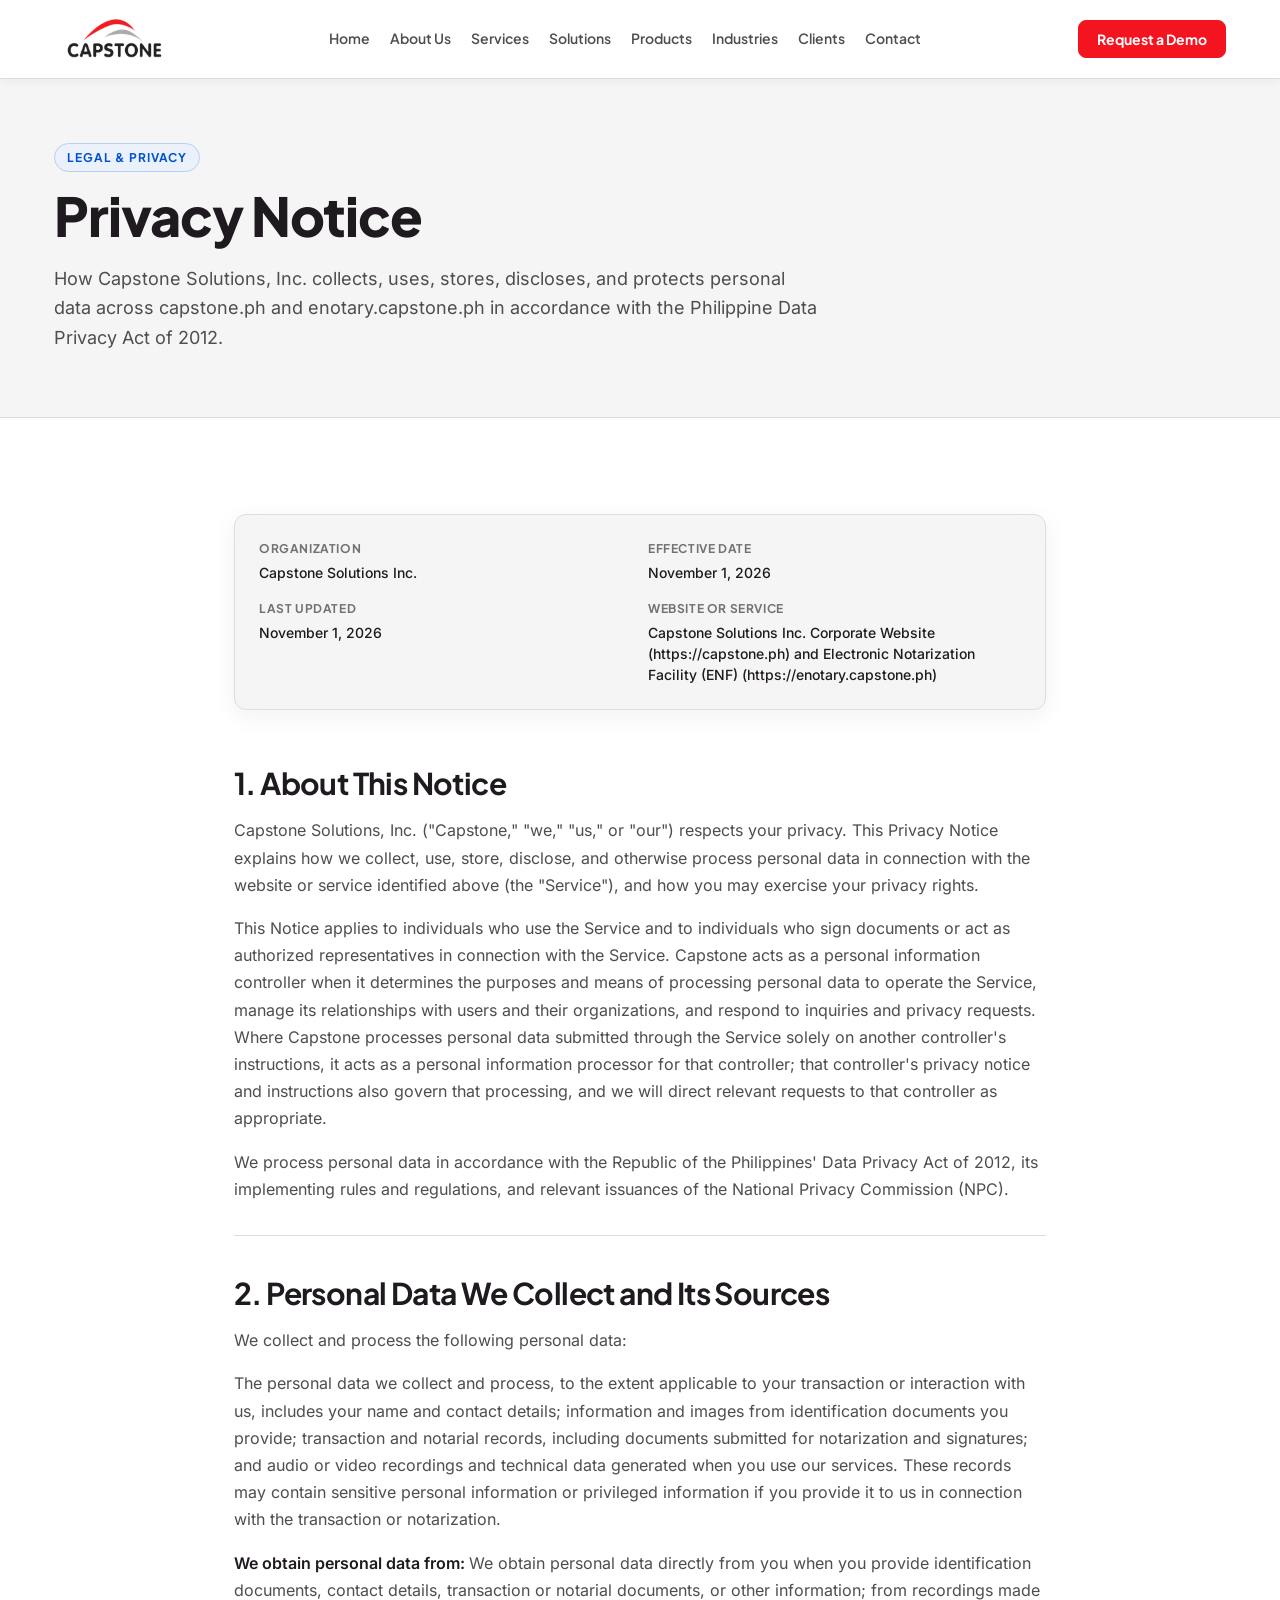
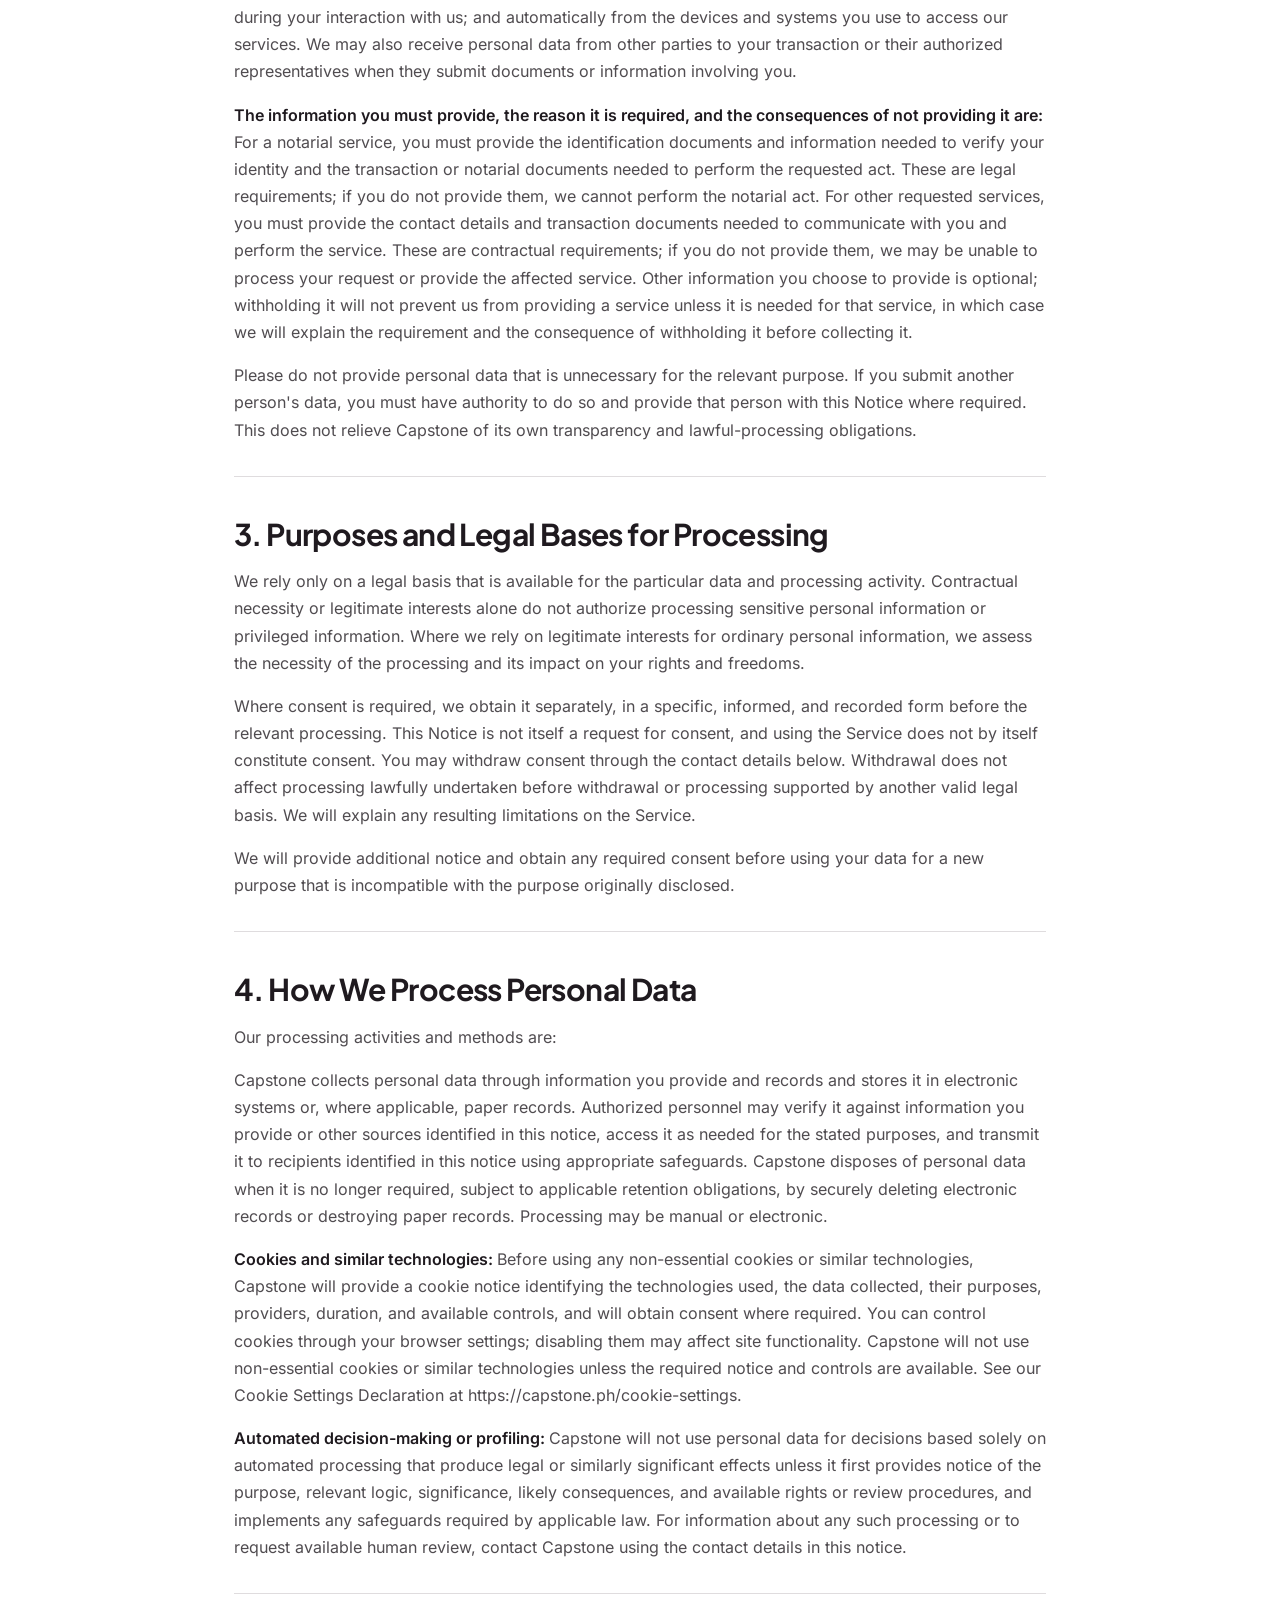
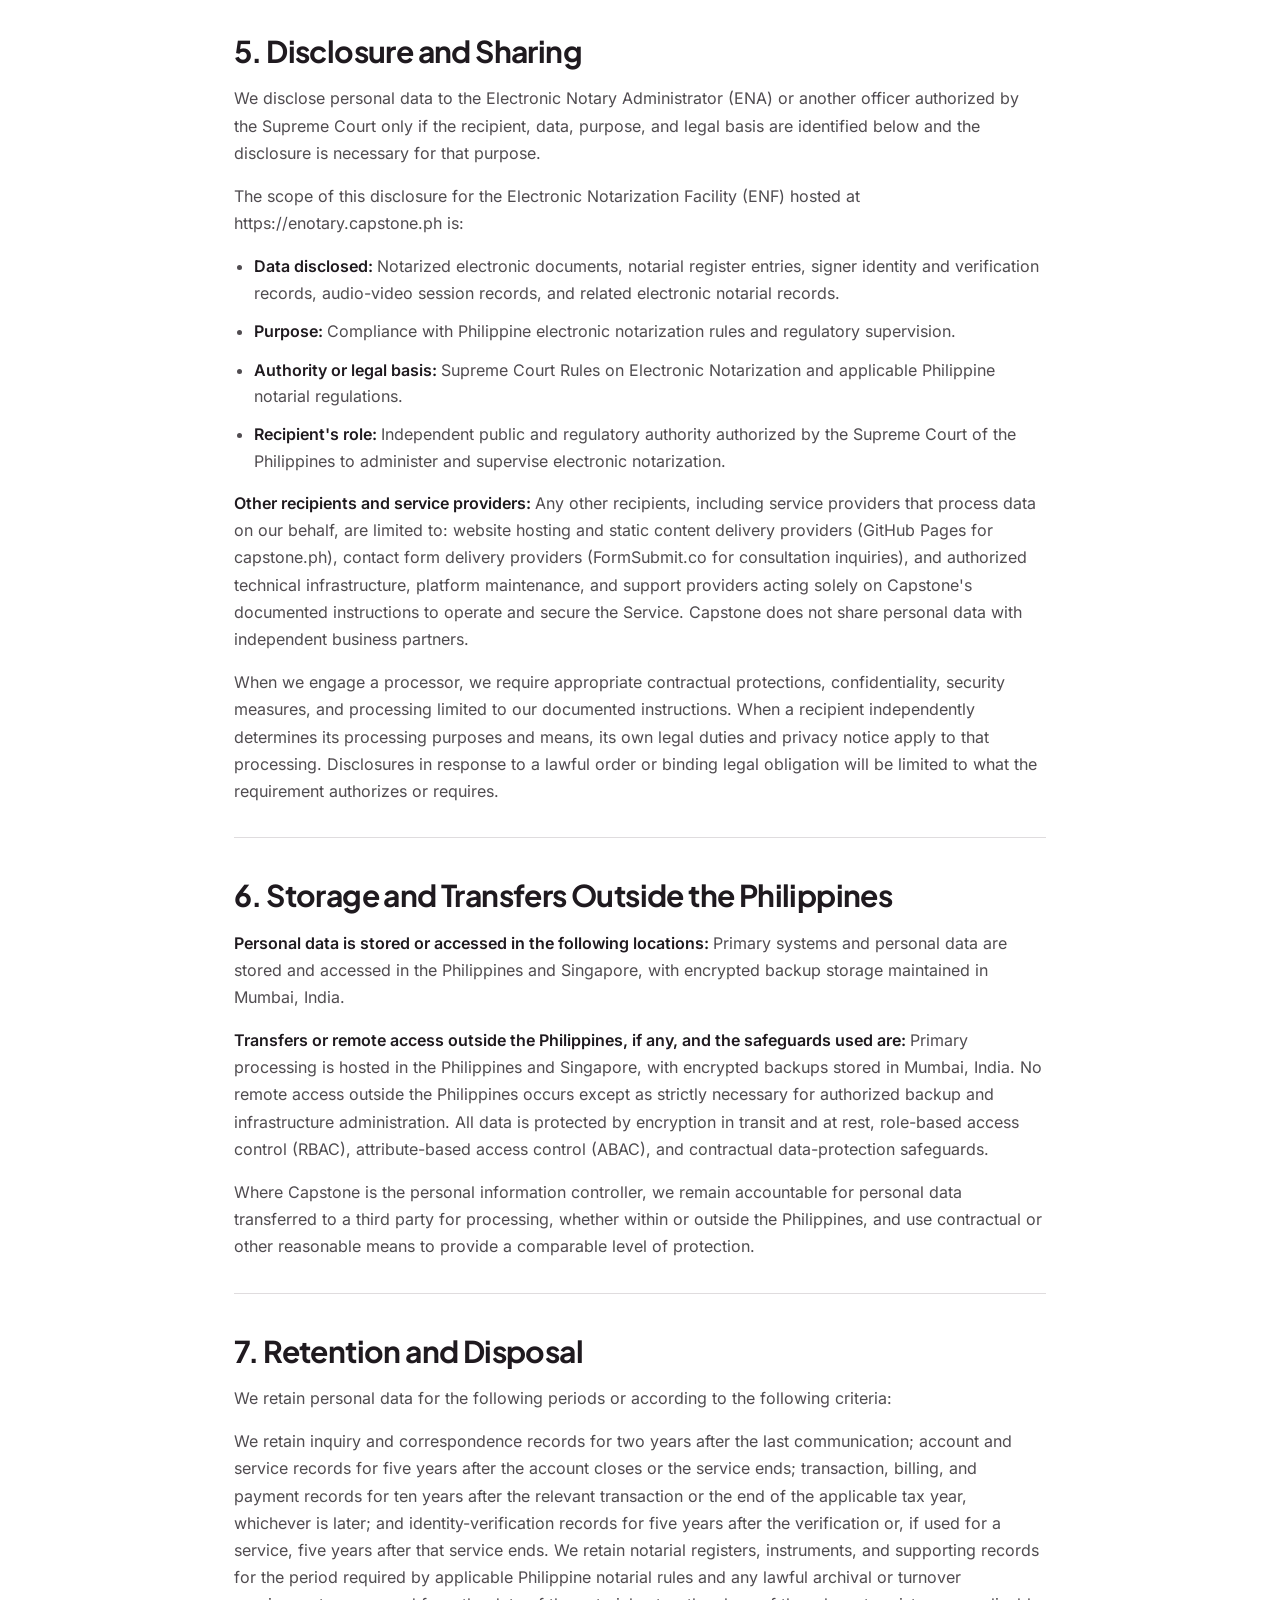
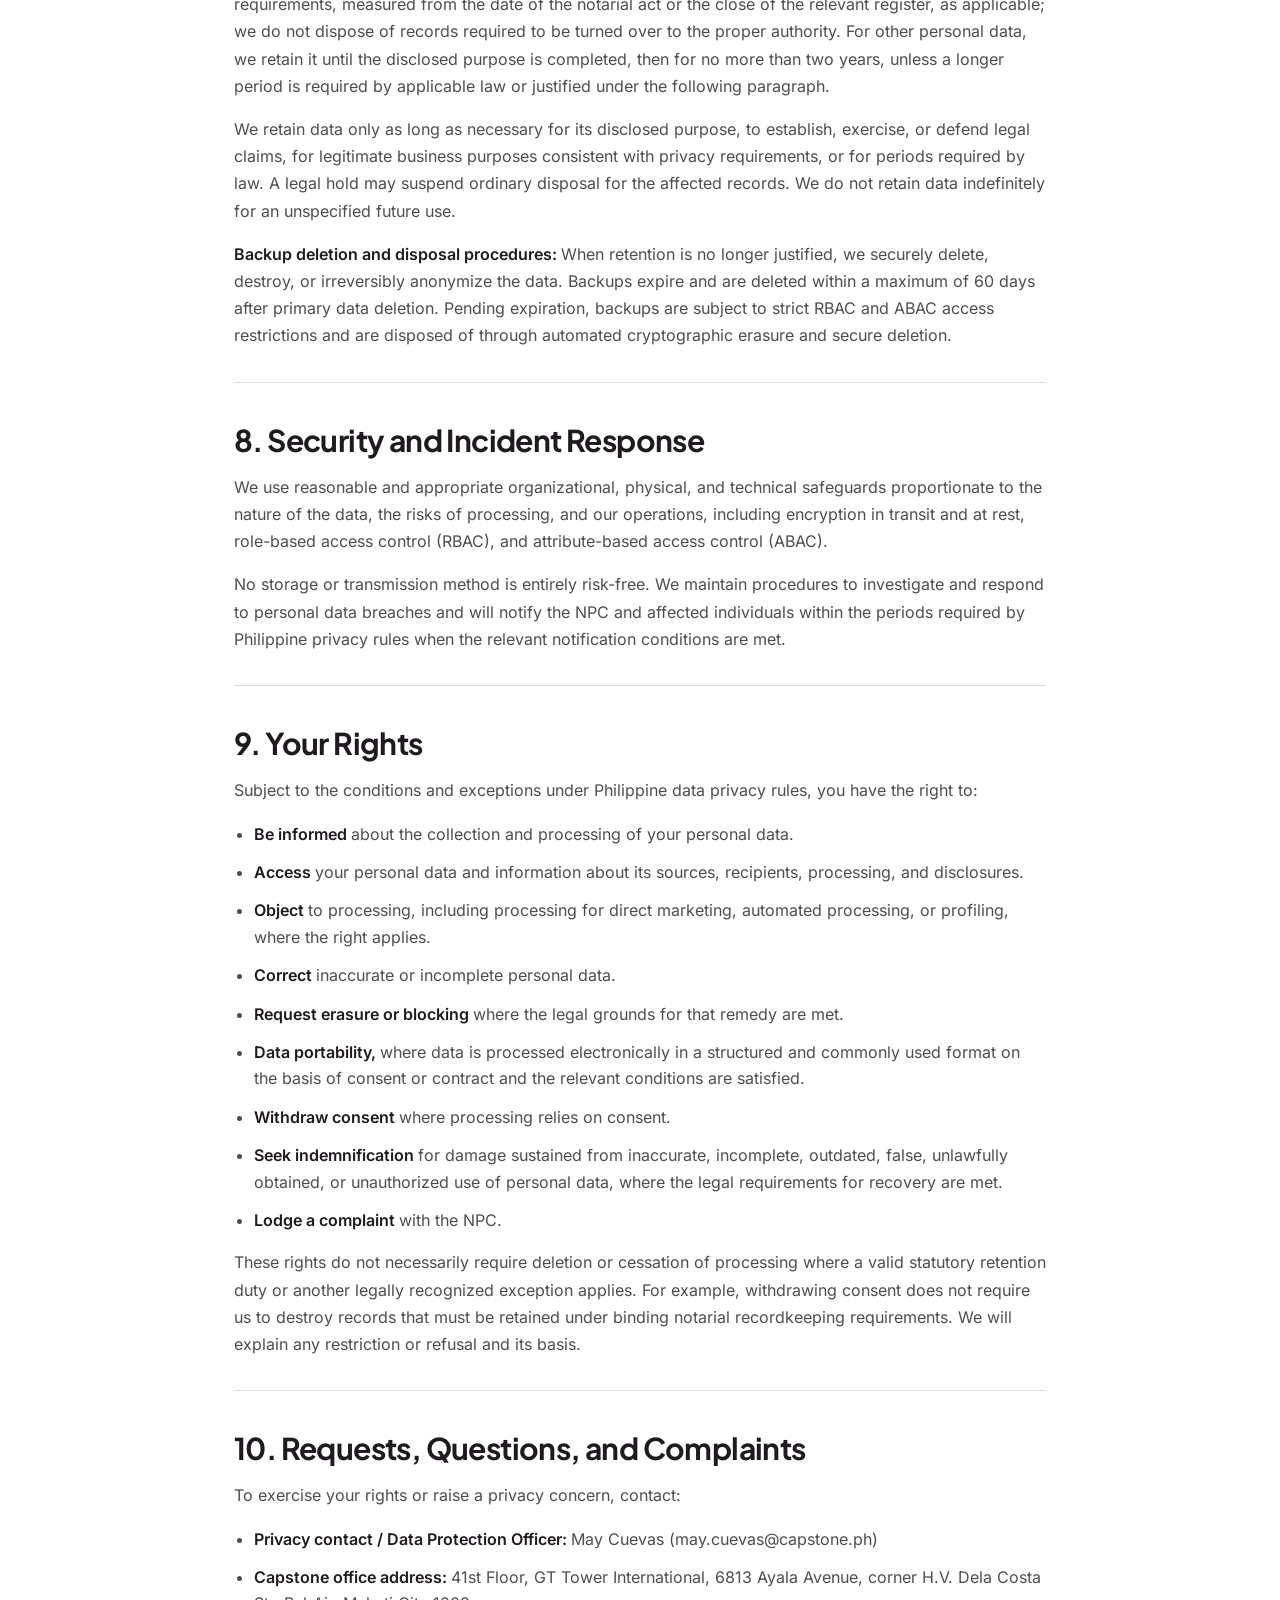
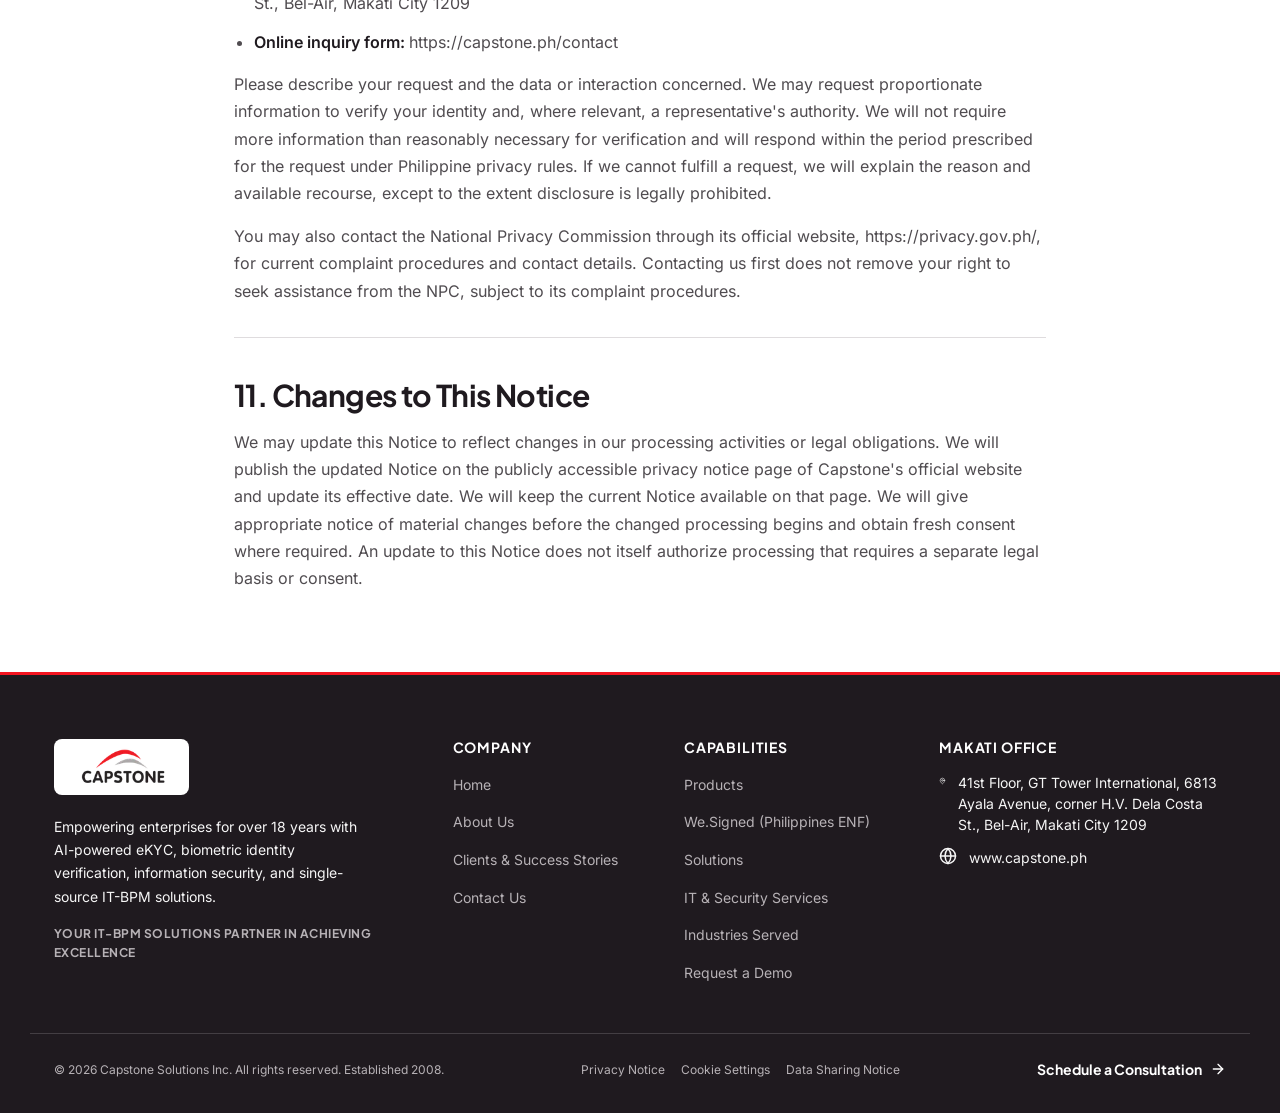
<file: privacy-notice/index.html>
<!DOCTYPE html><html lang="en" data-astro-cid-37fxchfa> <head><meta charset="UTF-8"><meta name="viewport" content="width=device-width, initial-scale=1"><title>Privacy Notice | Capstone Solutions Inc.</title><meta name="description" content="Privacy Notice for Capstone Solutions Inc. (capstone.ph) and the Electronic Notarization Facility (enotary.capstone.ph) under the Philippine Data Privacy Act of 2012."><link rel="canonical" href="https://capstone.ph/privacy-notice/"><link rel="icon" type="image/svg+xml" href="/favicon.svg"><meta property="og:type" content="website"><meta property="og:site_name" content="Capstone Solutions Inc."><meta property="og:title" content="Privacy Notice | Capstone Solutions Inc."><meta property="og:description" content="Privacy Notice for Capstone Solutions Inc. (capstone.ph) and the Electronic Notarization Facility (enotary.capstone.ph) under the Philippine Data Privacy Act of 2012."><meta property="og:url" content="https://capstone.ph/privacy-notice/"><meta name="twitter:card" content="summary"><meta name="twitter:title" content="Privacy Notice | Capstone Solutions Inc."><meta name="twitter:description" content="Privacy Notice for Capstone Solutions Inc. (capstone.ph) and the Electronic Notarization Facility (enotary.capstone.ph) under the Philippine Data Privacy Act of 2012."><link rel="stylesheet" href="/_astro/cookie-settings.lvatCehv.css">
<style>.page-header[data-astro-cid-wu5dj4rx]{padding-block:var(--space-12) var(--space-12);border-bottom:1px solid var(--color-border-subtle)}@media(min-width:1024px){.page-header[data-astro-cid-wu5dj4rx]{padding-block:var(--space-16)}}.page-header__inner[data-astro-cid-wu5dj4rx]{max-width:48rem}.page-header__title[data-astro-cid-wu5dj4rx]{font-size:var(--text-4xl);font-weight:800;margin-bottom:var(--space-4)}.page-header__subtitle[data-astro-cid-wu5dj4rx]{font-size:var(--text-lg);line-height:1.65;color:var(--color-text-secondary)}
.legal-doc[data-astro-cid-fd2t3u6d]{display:flex;flex-direction:column;gap:var(--space-10)}.legal-meta[data-astro-cid-fd2t3u6d]{display:grid;gap:var(--space-4);grid-template-columns:repeat(1,minmax(0,1fr));padding:var(--space-6);background-color:var(--color-bg-section-alt)}@media(min-width:720px){.legal-meta[data-astro-cid-fd2t3u6d]{grid-template-columns:repeat(2,minmax(0,1fr))}}.legal-meta__item[data-astro-cid-fd2t3u6d]{display:flex;flex-direction:column;gap:var(--space-1)}.legal-meta__label[data-astro-cid-fd2t3u6d]{font-family:var(--font-display);font-size:var(--text-xs);font-weight:700;letter-spacing:.05em;text-transform:uppercase;color:var(--color-text-muted)}.legal-meta__value[data-astro-cid-fd2t3u6d]{margin:0;font-size:var(--text-sm);font-weight:500;color:var(--color-text-primary);line-height:1.5;overflow-wrap:anywhere}.legal-body[data-astro-cid-fd2t3u6d]{display:flex;flex-direction:column;gap:var(--space-10)}.legal-section[data-astro-cid-fd2t3u6d]{padding-bottom:var(--space-8);border-bottom:1px solid var(--color-border-subtle)}.legal-section[data-astro-cid-fd2t3u6d]:last-child{padding-bottom:0;border-bottom:0}.legal-section__title[data-astro-cid-fd2t3u6d]{font-size:var(--text-2xl);font-weight:700;color:var(--color-text-primary);margin-bottom:var(--space-4)}.legal-section__content[data-astro-cid-fd2t3u6d]{display:flex;flex-direction:column;gap:var(--space-4)}.legal-paragraph[data-astro-cid-fd2t3u6d]{margin:0;font-size:var(--text-base);line-height:1.7;color:var(--color-text-secondary);overflow-wrap:anywhere}.legal-lead[data-astro-cid-fd2t3u6d]{color:var(--color-text-primary);font-weight:600}.legal-list[data-astro-cid-fd2t3u6d]{display:flex;flex-direction:column;gap:var(--space-3);padding-left:var(--space-5);list-style:disc}.legal-list__item[data-astro-cid-fd2t3u6d]{font-size:var(--text-base);line-height:1.65;color:var(--color-text-secondary);overflow-wrap:anywhere}.legal-table-wrap[data-astro-cid-fd2t3u6d]{width:100%;overflow-x:auto;border:1px solid var(--color-border-subtle);border-radius:var(--radius-lg);background-color:var(--color-bg-surface)}.legal-table[data-astro-cid-fd2t3u6d]{width:100%;border-collapse:collapse;text-align:left;font-size:var(--text-sm);line-height:1.55}.legal-table[data-astro-cid-fd2t3u6d] th[data-astro-cid-fd2t3u6d]{font-family:var(--font-display);font-weight:700;color:var(--color-text-primary);background-color:var(--color-bg-section-alt);padding:var(--space-3) var(--space-4);border-bottom:1px solid var(--color-border-subtle);vertical-align:top}.legal-table[data-astro-cid-fd2t3u6d] td[data-astro-cid-fd2t3u6d]{padding:var(--space-4);color:var(--color-text-secondary);border-bottom:1px solid var(--color-border-subtle);vertical-align:top;overflow-wrap:anywhere}.legal-table[data-astro-cid-fd2t3u6d] tbody[data-astro-cid-fd2t3u6d] tr[data-astro-cid-fd2t3u6d]:last-child td[data-astro-cid-fd2t3u6d]{border-bottom:0}
</style></head> <body data-astro-cid-37fxchfa> <a href="#main-content" class="skip-link" data-astro-cid-37fxchfa>Skip to main content</a> <header class="site-header" data-astro-cid-3ef6ksr2> <div class="container site-header__inner" data-astro-cid-3ef6ksr2> <a href="/" class="site-header__brand" aria-label="Capstone Solutions Inc." data-astro-cid-3ef6ksr2> <img src="/_astro/capstone-logo.mWWDbuo2_Z1R6G24.webp" alt="Capstone Solutions Inc." loading="eager" data-astro-cid-3ef6ksr2="true" decoding="async" fetchpriority="auto" width="176" height="69" class="site-header__logo"> </a> <nav class="site-nav" aria-label="Primary navigation" data-astro-cid-3ef6ksr2> <ul class="site-nav__list" data-astro-cid-3ef6ksr2> <li data-astro-cid-3ef6ksr2> <a href="/" class="site-nav__link" data-astro-cid-3ef6ksr2> Home </a> </li><li data-astro-cid-3ef6ksr2> <a href="/about" class="site-nav__link" data-astro-cid-3ef6ksr2> About Us </a> </li><li data-astro-cid-3ef6ksr2> <a href="/services" class="site-nav__link" data-astro-cid-3ef6ksr2> Services </a> </li><li data-astro-cid-3ef6ksr2> <a href="/solutions" class="site-nav__link" data-astro-cid-3ef6ksr2> Solutions </a> </li><li data-astro-cid-3ef6ksr2> <a href="/products" class="site-nav__link" data-astro-cid-3ef6ksr2> Products </a> </li><li data-astro-cid-3ef6ksr2> <a href="/industries" class="site-nav__link" data-astro-cid-3ef6ksr2> Industries </a> </li><li data-astro-cid-3ef6ksr2> <a href="/clients" class="site-nav__link" data-astro-cid-3ef6ksr2> Clients </a> </li><li data-astro-cid-3ef6ksr2> <a href="/contact" class="site-nav__link" data-astro-cid-3ef6ksr2> Contact </a> </li> </ul> </nav> <div class="site-header__actions" data-astro-cid-3ef6ksr2> <a href="/contact" class="btn btn--primary btn--sm" data-astro-cid-3ef6ksr2> Request a Demo </a> <button type="button" class="mobile-toggle" aria-label="Open navigation menu" aria-expanded="false" aria-controls="mobile-nav-drawer" data-mobile-toggle data-astro-cid-3ef6ksr2> <svg width="24" height="24" viewBox="0 0 24 24" fill="none" stroke="currentColor" stroke-width="2" stroke-linecap="round" stroke-linejoin="round" class aria-hidden="true">            <path d="M4 6h16"></path> <path d="M4 12h16"></path> <path d="M4 18h16"></path>   </svg> </button> </div> </div> <div id="mobile-nav-drawer" class="mobile-drawer" hidden data-mobile-drawer data-astro-cid-3ef6ksr2> <div class="container mobile-drawer__inner" data-astro-cid-3ef6ksr2> <nav aria-label="Mobile navigation" data-astro-cid-3ef6ksr2> <ul class="mobile-drawer__list" data-astro-cid-3ef6ksr2> <li data-astro-cid-3ef6ksr2> <a href="/" class="mobile-drawer__link" data-astro-cid-3ef6ksr2> Home </a> </li><li data-astro-cid-3ef6ksr2> <a href="/about" class="mobile-drawer__link" data-astro-cid-3ef6ksr2> About Us </a> </li><li data-astro-cid-3ef6ksr2> <a href="/services" class="mobile-drawer__link" data-astro-cid-3ef6ksr2> Services </a> </li><li data-astro-cid-3ef6ksr2> <a href="/solutions" class="mobile-drawer__link" data-astro-cid-3ef6ksr2> Solutions </a> </li><li data-astro-cid-3ef6ksr2> <a href="/products" class="mobile-drawer__link" data-astro-cid-3ef6ksr2> Products </a> </li><li data-astro-cid-3ef6ksr2> <a href="/industries" class="mobile-drawer__link" data-astro-cid-3ef6ksr2> Industries </a> </li><li data-astro-cid-3ef6ksr2> <a href="/clients" class="mobile-drawer__link" data-astro-cid-3ef6ksr2> Clients </a> </li><li data-astro-cid-3ef6ksr2> <a href="/contact" class="mobile-drawer__link" data-astro-cid-3ef6ksr2> Contact </a> </li> </ul> </nav> <div class="mobile-drawer__cta" data-astro-cid-3ef6ksr2> <a href="/contact" class="btn btn--primary" data-astro-cid-3ef6ksr2> Schedule a Consultation </a> </div> </div> </div> </header> <script type="module">const e=document.querySelector("[data-mobile-toggle]"),t=document.querySelector("[data-mobile-drawer]");if(e instanceof HTMLButtonElement&&t instanceof HTMLElement){const a=()=>{t.hidden=!0,e.setAttribute("aria-expanded","false"),e.setAttribute("aria-label","Open navigation menu")};e.addEventListener("click",()=>{e.getAttribute("aria-expanded")==="true"?a():(t.hidden=!1,e.setAttribute("aria-expanded","true"),e.setAttribute("aria-label","Close navigation menu"))}),document.addEventListener("keydown",n=>{n.key==="Escape"&&e.getAttribute("aria-expanded")==="true"&&(a(),e.focus())})}</script>  <main id="main-content" data-astro-cid-37fxchfa>  <section class="page-header section--alt" data-astro-cid-wu5dj4rx> <div class="container" data-astro-cid-wu5dj4rx> <div class="page-header__inner" data-astro-cid-wu5dj4rx> <span class="eyebrow eyebrow--tech" data-astro-cid-wu5dj4rx> Legal &amp; Privacy </span> <h1 class="page-header__title" data-astro-cid-wu5dj4rx>Privacy Notice</h1> <p class="page-header__subtitle" data-astro-cid-wu5dj4rx>How Capstone Solutions, Inc. collects, uses, stores, discloses, and protects personal data across capstone.ph and enotary.capstone.ph in accordance with the Philippine Data Privacy Act of 2012.</p> </div> </div> </section>  <section class="section" data-astro-cid-fd2t3u6d> <div class="container container--narrow legal-doc" data-astro-cid-fd2t3u6d> <dl class="card legal-meta" data-astro-cid-fd2t3u6d> <div class="legal-meta__item" data-astro-cid-fd2t3u6d> <dt class="legal-meta__label" data-astro-cid-fd2t3u6d>Organization</dt> <dd class="legal-meta__value" data-astro-cid-fd2t3u6d>Capstone Solutions Inc.</dd> </div><div class="legal-meta__item" data-astro-cid-fd2t3u6d> <dt class="legal-meta__label" data-astro-cid-fd2t3u6d>Effective Date</dt> <dd class="legal-meta__value" data-astro-cid-fd2t3u6d>November 1, 2026</dd> </div><div class="legal-meta__item" data-astro-cid-fd2t3u6d> <dt class="legal-meta__label" data-astro-cid-fd2t3u6d>Last Updated</dt> <dd class="legal-meta__value" data-astro-cid-fd2t3u6d>November 1, 2026</dd> </div><div class="legal-meta__item" data-astro-cid-fd2t3u6d> <dt class="legal-meta__label" data-astro-cid-fd2t3u6d>Website or Service</dt> <dd class="legal-meta__value" data-astro-cid-fd2t3u6d>Capstone Solutions Inc. Corporate Website (https://capstone.ph) and Electronic Notarization Facility (ENF) (https://enotary.capstone.ph)</dd> </div> </dl> <article class="legal-body" data-astro-cid-fd2t3u6d> <section id="about-this-notice" class="legal-section" data-astro-cid-fd2t3u6d> <h2 class="legal-section__title" data-astro-cid-fd2t3u6d>1. About This Notice</h2> <div class="legal-section__content" data-astro-cid-fd2t3u6d> <p class="legal-paragraph" data-astro-cid-fd2t3u6d>  Capstone Solutions, Inc. (&quot;Capstone,&quot; &quot;we,&quot; &quot;us,&quot; or &quot;our&quot;) respects your privacy. This Privacy Notice explains how we collect, use, store, disclose, and otherwise process personal data in connection with the website or service identified above (the &quot;Service&quot;), and how you may exercise your privacy rights. </p><p class="legal-paragraph" data-astro-cid-fd2t3u6d>  This Notice applies to individuals who use the Service and to individuals who sign documents or act as authorized representatives in connection with the Service. Capstone acts as a personal information controller when it determines the purposes and means of processing personal data to operate the Service, manage its relationships with users and their organizations, and respond to inquiries and privacy requests. Where Capstone processes personal data submitted through the Service solely on another controller&#39;s instructions, it acts as a personal information processor for that controller; that controller&#39;s privacy notice and instructions also govern that processing, and we will direct relevant requests to that controller as appropriate. </p><p class="legal-paragraph" data-astro-cid-fd2t3u6d>  We process personal data in accordance with the Republic of the Philippines&#39; Data Privacy Act of 2012, its implementing rules and regulations, and relevant issuances of the National Privacy Commission (NPC). </p> </div> </section><section id="personal-data-collected" class="legal-section" data-astro-cid-fd2t3u6d> <h2 class="legal-section__title" data-astro-cid-fd2t3u6d>2. Personal Data We Collect and Its Sources</h2> <div class="legal-section__content" data-astro-cid-fd2t3u6d> <p class="legal-paragraph" data-astro-cid-fd2t3u6d>  We collect and process the following personal data: </p><p class="legal-paragraph" data-astro-cid-fd2t3u6d>  The personal data we collect and process, to the extent applicable to your transaction or interaction with us, includes your name and contact details; information and images from identification documents you provide; transaction and notarial records, including documents submitted for notarization and signatures; and audio or video recordings and technical data generated when you use our services. These records may contain sensitive personal information or privileged information if you provide it to us in connection with the transaction or notarization. </p><p class="legal-paragraph" data-astro-cid-fd2t3u6d> <strong class="legal-lead" data-astro-cid-fd2t3u6d>We obtain personal data from: </strong> We obtain personal data directly from you when you provide identification documents, contact details, transaction or notarial documents, or other information; from recordings made during your interaction with us; and automatically from the devices and systems you use to access our services. We may also receive personal data from other parties to your transaction or their authorized representatives when they submit documents or information involving you. </p><p class="legal-paragraph" data-astro-cid-fd2t3u6d> <strong class="legal-lead" data-astro-cid-fd2t3u6d>The information you must provide, the reason it is required, and the consequences of not providing it are: </strong> For a notarial service, you must provide the identification documents and information needed to verify your identity and the transaction or notarial documents needed to perform the requested act. These are legal requirements; if you do not provide them, we cannot perform the notarial act. For other requested services, you must provide the contact details and transaction documents needed to communicate with you and perform the service. These are contractual requirements; if you do not provide them, we may be unable to process your request or provide the affected service. Other information you choose to provide is optional; withholding it will not prevent us from providing a service unless it is needed for that service, in which case we will explain the requirement and the consequence of withholding it before collecting it. </p><p class="legal-paragraph" data-astro-cid-fd2t3u6d>  Please do not provide personal data that is unnecessary for the relevant purpose. If you submit another person&#39;s data, you must have authority to do so and provide that person with this Notice where required. This does not relieve Capstone of its own transparency and lawful-processing obligations. </p> </div> </section><section id="purposes-and-legal-bases" class="legal-section" data-astro-cid-fd2t3u6d> <h2 class="legal-section__title" data-astro-cid-fd2t3u6d>3. Purposes and Legal Bases for Processing</h2> <div class="legal-section__content" data-astro-cid-fd2t3u6d> <p class="legal-paragraph" data-astro-cid-fd2t3u6d>  We rely only on a legal basis that is available for the particular data and processing activity. Contractual necessity or legitimate interests alone do not authorize processing sensitive personal information or privileged information. Where we rely on legitimate interests for ordinary personal information, we assess the necessity of the processing and its impact on your rights and freedoms. </p><p class="legal-paragraph" data-astro-cid-fd2t3u6d>  Where consent is required, we obtain it separately, in a specific, informed, and recorded form before the relevant processing. This Notice is not itself a request for consent, and using the Service does not by itself constitute consent. You may withdraw consent through the contact details below. Withdrawal does not affect processing lawfully undertaken before withdrawal or processing supported by another valid legal basis. We will explain any resulting limitations on the Service. </p><p class="legal-paragraph" data-astro-cid-fd2t3u6d>  We will provide additional notice and obtain any required consent before using your data for a new purpose that is incompatible with the purpose originally disclosed. </p> </div> </section><section id="how-we-process" class="legal-section" data-astro-cid-fd2t3u6d> <h2 class="legal-section__title" data-astro-cid-fd2t3u6d>4. How We Process Personal Data</h2> <div class="legal-section__content" data-astro-cid-fd2t3u6d> <p class="legal-paragraph" data-astro-cid-fd2t3u6d>  Our processing activities and methods are: </p><p class="legal-paragraph" data-astro-cid-fd2t3u6d>  Capstone collects personal data through information you provide and records and stores it in electronic systems or, where applicable, paper records. Authorized personnel may verify it against information you provide or other sources identified in this notice, access it as needed for the stated purposes, and transmit it to recipients identified in this notice using appropriate safeguards. Capstone disposes of personal data when it is no longer required, subject to applicable retention obligations, by securely deleting electronic records or destroying paper records. Processing may be manual or electronic. </p><p class="legal-paragraph" data-astro-cid-fd2t3u6d> <strong class="legal-lead" data-astro-cid-fd2t3u6d>Cookies and similar technologies: </strong> Before using any non-essential cookies or similar technologies, Capstone will provide a cookie notice identifying the technologies used, the data collected, their purposes, providers, duration, and available controls, and will obtain consent where required. You can control cookies through your browser settings; disabling them may affect site functionality. Capstone will not use non-essential cookies or similar technologies unless the required notice and controls are available. See our Cookie Settings Declaration at https://capstone.ph/cookie-settings. </p><p class="legal-paragraph" data-astro-cid-fd2t3u6d> <strong class="legal-lead" data-astro-cid-fd2t3u6d>Automated decision-making or profiling: </strong> Capstone will not use personal data for decisions based solely on automated processing that produce legal or similarly significant effects unless it first provides notice of the purpose, relevant logic, significance, likely consequences, and available rights or review procedures, and implements any safeguards required by applicable law. For information about any such processing or to request available human review, contact Capstone using the contact details in this notice. </p> </div> </section><section id="disclosure-and-sharing" class="legal-section" data-astro-cid-fd2t3u6d> <h2 class="legal-section__title" data-astro-cid-fd2t3u6d>5. Disclosure and Sharing</h2> <div class="legal-section__content" data-astro-cid-fd2t3u6d> <p class="legal-paragraph" data-astro-cid-fd2t3u6d>  We disclose personal data to the Electronic Notary Administrator (ENA) or another officer authorized by the Supreme Court only if the recipient, data, purpose, and legal basis are identified below and the disclosure is necessary for that purpose. </p><p class="legal-paragraph" data-astro-cid-fd2t3u6d>  The scope of this disclosure for the Electronic Notarization Facility (ENF) hosted at https://enotary.capstone.ph is: </p><ul class="legal-list" data-astro-cid-fd2t3u6d> <li class="legal-list__item" data-astro-cid-fd2t3u6d> <strong class="legal-lead" data-astro-cid-fd2t3u6d>Data disclosed: </strong> <span data-astro-cid-fd2t3u6d>Notarized electronic documents, notarial register entries, signer identity and verification records, audio-video session records, and related electronic notarial records.</span> </li><li class="legal-list__item" data-astro-cid-fd2t3u6d> <strong class="legal-lead" data-astro-cid-fd2t3u6d>Purpose: </strong> <span data-astro-cid-fd2t3u6d>Compliance with Philippine electronic notarization rules and regulatory supervision.</span> </li><li class="legal-list__item" data-astro-cid-fd2t3u6d> <strong class="legal-lead" data-astro-cid-fd2t3u6d>Authority or legal basis: </strong> <span data-astro-cid-fd2t3u6d>Supreme Court Rules on Electronic Notarization and applicable Philippine notarial regulations.</span> </li><li class="legal-list__item" data-astro-cid-fd2t3u6d> <strong class="legal-lead" data-astro-cid-fd2t3u6d>Recipient&#39;s role: </strong> <span data-astro-cid-fd2t3u6d>Independent public and regulatory authority authorized by the Supreme Court of the Philippines to administer and supervise electronic notarization.</span> </li> </ul><p class="legal-paragraph" data-astro-cid-fd2t3u6d> <strong class="legal-lead" data-astro-cid-fd2t3u6d>Other recipients and service providers: </strong> Any other recipients, including service providers that process data on our behalf, are limited to: website hosting and static content delivery providers (GitHub Pages for capstone.ph), contact form delivery providers (FormSubmit.co for consultation inquiries), and authorized technical infrastructure, platform maintenance, and support providers acting solely on Capstone&#39;s documented instructions to operate and secure the Service. Capstone does not share personal data with independent business partners. </p><p class="legal-paragraph" data-astro-cid-fd2t3u6d>  When we engage a processor, we require appropriate contractual protections, confidentiality, security measures, and processing limited to our documented instructions. When a recipient independently determines its processing purposes and means, its own legal duties and privacy notice apply to that processing. Disclosures in response to a lawful order or binding legal obligation will be limited to what the requirement authorizes or requires. </p> </div> </section><section id="storage-and-transfers" class="legal-section" data-astro-cid-fd2t3u6d> <h2 class="legal-section__title" data-astro-cid-fd2t3u6d>6. Storage and Transfers Outside the Philippines</h2> <div class="legal-section__content" data-astro-cid-fd2t3u6d> <p class="legal-paragraph" data-astro-cid-fd2t3u6d> <strong class="legal-lead" data-astro-cid-fd2t3u6d>Personal data is stored or accessed in the following locations: </strong> Primary systems and personal data are stored and accessed in the Philippines and Singapore, with encrypted backup storage maintained in Mumbai, India. </p><p class="legal-paragraph" data-astro-cid-fd2t3u6d> <strong class="legal-lead" data-astro-cid-fd2t3u6d>Transfers or remote access outside the Philippines, if any, and the safeguards used are: </strong> Primary processing is hosted in the Philippines and Singapore, with encrypted backups stored in Mumbai, India. No remote access outside the Philippines occurs except as strictly necessary for authorized backup and infrastructure administration. All data is protected by encryption in transit and at rest, role-based access control (RBAC), attribute-based access control (ABAC), and contractual data-protection safeguards. </p><p class="legal-paragraph" data-astro-cid-fd2t3u6d>  Where Capstone is the personal information controller, we remain accountable for personal data transferred to a third party for processing, whether within or outside the Philippines, and use contractual or other reasonable means to provide a comparable level of protection. </p> </div> </section><section id="retention-and-disposal" class="legal-section" data-astro-cid-fd2t3u6d> <h2 class="legal-section__title" data-astro-cid-fd2t3u6d>7. Retention and Disposal</h2> <div class="legal-section__content" data-astro-cid-fd2t3u6d> <p class="legal-paragraph" data-astro-cid-fd2t3u6d>  We retain personal data for the following periods or according to the following criteria: </p><p class="legal-paragraph" data-astro-cid-fd2t3u6d>  We retain inquiry and correspondence records for two years after the last communication; account and service records for five years after the account closes or the service ends; transaction, billing, and payment records for ten years after the relevant transaction or the end of the applicable tax year, whichever is later; and identity-verification records for five years after the verification or, if used for a service, five years after that service ends. We retain notarial registers, instruments, and supporting records for the period required by applicable Philippine notarial rules and any lawful archival or turnover requirements, measured from the date of the notarial act or the close of the relevant register, as applicable; we do not dispose of records required to be turned over to the proper authority. For other personal data, we retain it until the disclosed purpose is completed, then for no more than two years, unless a longer period is required by applicable law or justified under the following paragraph. </p><p class="legal-paragraph" data-astro-cid-fd2t3u6d>  We retain data only as long as necessary for its disclosed purpose, to establish, exercise, or defend legal claims, for legitimate business purposes consistent with privacy requirements, or for periods required by law. A legal hold may suspend ordinary disposal for the affected records. We do not retain data indefinitely for an unspecified future use. </p><p class="legal-paragraph" data-astro-cid-fd2t3u6d> <strong class="legal-lead" data-astro-cid-fd2t3u6d>Backup deletion and disposal procedures: </strong> When retention is no longer justified, we securely delete, destroy, or irreversibly anonymize the data. Backups expire and are deleted within a maximum of 60 days after primary data deletion. Pending expiration, backups are subject to strict RBAC and ABAC access restrictions and are disposed of through automated cryptographic erasure and secure deletion. </p> </div> </section><section id="security-and-incident-response" class="legal-section" data-astro-cid-fd2t3u6d> <h2 class="legal-section__title" data-astro-cid-fd2t3u6d>8. Security and Incident Response</h2> <div class="legal-section__content" data-astro-cid-fd2t3u6d> <p class="legal-paragraph" data-astro-cid-fd2t3u6d>  We use reasonable and appropriate organizational, physical, and technical safeguards proportionate to the nature of the data, the risks of processing, and our operations, including encryption in transit and at rest, role-based access control (RBAC), and attribute-based access control (ABAC). </p><p class="legal-paragraph" data-astro-cid-fd2t3u6d>  No storage or transmission method is entirely risk-free. We maintain procedures to investigate and respond to personal data breaches and will notify the NPC and affected individuals within the periods required by Philippine privacy rules when the relevant notification conditions are met. </p> </div> </section><section id="your-rights" class="legal-section" data-astro-cid-fd2t3u6d> <h2 class="legal-section__title" data-astro-cid-fd2t3u6d>9. Your Rights</h2> <div class="legal-section__content" data-astro-cid-fd2t3u6d> <p class="legal-paragraph" data-astro-cid-fd2t3u6d>  Subject to the conditions and exceptions under Philippine data privacy rules, you have the right to: </p><ul class="legal-list" data-astro-cid-fd2t3u6d> <li class="legal-list__item" data-astro-cid-fd2t3u6d> <strong class="legal-lead" data-astro-cid-fd2t3u6d>Be informed </strong> <span data-astro-cid-fd2t3u6d>about the collection and processing of your personal data.</span> </li><li class="legal-list__item" data-astro-cid-fd2t3u6d> <strong class="legal-lead" data-astro-cid-fd2t3u6d>Access </strong> <span data-astro-cid-fd2t3u6d>your personal data and information about its sources, recipients, processing, and disclosures.</span> </li><li class="legal-list__item" data-astro-cid-fd2t3u6d> <strong class="legal-lead" data-astro-cid-fd2t3u6d>Object </strong> <span data-astro-cid-fd2t3u6d>to processing, including processing for direct marketing, automated processing, or profiling, where the right applies.</span> </li><li class="legal-list__item" data-astro-cid-fd2t3u6d> <strong class="legal-lead" data-astro-cid-fd2t3u6d>Correct </strong> <span data-astro-cid-fd2t3u6d>inaccurate or incomplete personal data.</span> </li><li class="legal-list__item" data-astro-cid-fd2t3u6d> <strong class="legal-lead" data-astro-cid-fd2t3u6d>Request erasure or blocking </strong> <span data-astro-cid-fd2t3u6d>where the legal grounds for that remedy are met.</span> </li><li class="legal-list__item" data-astro-cid-fd2t3u6d> <strong class="legal-lead" data-astro-cid-fd2t3u6d>Data portability, </strong> <span data-astro-cid-fd2t3u6d>where data is processed electronically in a structured and commonly used format on the basis of consent or contract and the relevant conditions are satisfied.</span> </li><li class="legal-list__item" data-astro-cid-fd2t3u6d> <strong class="legal-lead" data-astro-cid-fd2t3u6d>Withdraw consent </strong> <span data-astro-cid-fd2t3u6d>where processing relies on consent.</span> </li><li class="legal-list__item" data-astro-cid-fd2t3u6d> <strong class="legal-lead" data-astro-cid-fd2t3u6d>Seek indemnification </strong> <span data-astro-cid-fd2t3u6d>for damage sustained from inaccurate, incomplete, outdated, false, unlawfully obtained, or unauthorized use of personal data, where the legal requirements for recovery are met.</span> </li><li class="legal-list__item" data-astro-cid-fd2t3u6d> <strong class="legal-lead" data-astro-cid-fd2t3u6d>Lodge a complaint </strong> <span data-astro-cid-fd2t3u6d>with the NPC.</span> </li> </ul><p class="legal-paragraph" data-astro-cid-fd2t3u6d>  These rights do not necessarily require deletion or cessation of processing where a valid statutory retention duty or another legally recognized exception applies. For example, withdrawing consent does not require us to destroy records that must be retained under binding notarial recordkeeping requirements. We will explain any restriction or refusal and its basis. </p> </div> </section><section id="requests-questions-complaints" class="legal-section" data-astro-cid-fd2t3u6d> <h2 class="legal-section__title" data-astro-cid-fd2t3u6d>10. Requests, Questions, and Complaints</h2> <div class="legal-section__content" data-astro-cid-fd2t3u6d> <p class="legal-paragraph" data-astro-cid-fd2t3u6d>  To exercise your rights or raise a privacy concern, contact: </p><ul class="legal-list" data-astro-cid-fd2t3u6d> <li class="legal-list__item" data-astro-cid-fd2t3u6d> <strong class="legal-lead" data-astro-cid-fd2t3u6d>Privacy contact / Data Protection Officer: </strong> <span data-astro-cid-fd2t3u6d>May Cuevas (may.cuevas@capstone.ph)</span> </li><li class="legal-list__item" data-astro-cid-fd2t3u6d> <strong class="legal-lead" data-astro-cid-fd2t3u6d>Capstone office address: </strong> <span data-astro-cid-fd2t3u6d>41st Floor, GT Tower International, 6813 Ayala Avenue, corner H.V. Dela Costa St., Bel-Air, Makati City 1209</span> </li><li class="legal-list__item" data-astro-cid-fd2t3u6d> <strong class="legal-lead" data-astro-cid-fd2t3u6d>Online inquiry form: </strong> <span data-astro-cid-fd2t3u6d>https://capstone.ph/contact</span> </li> </ul><p class="legal-paragraph" data-astro-cid-fd2t3u6d>  Please describe your request and the data or interaction concerned. We may request proportionate information to verify your identity and, where relevant, a representative&#39;s authority. We will not require more information than reasonably necessary for verification and will respond within the period prescribed for the request under Philippine privacy rules. If we cannot fulfill a request, we will explain the reason and available recourse, except to the extent disclosure is legally prohibited. </p><p class="legal-paragraph" data-astro-cid-fd2t3u6d>  You may also contact the National Privacy Commission through its official website, https://privacy.gov.ph/, for current complaint procedures and contact details. Contacting us first does not remove your right to seek assistance from the NPC, subject to its complaint procedures. </p> </div> </section><section id="changes-to-this-notice" class="legal-section" data-astro-cid-fd2t3u6d> <h2 class="legal-section__title" data-astro-cid-fd2t3u6d>11. Changes to This Notice</h2> <div class="legal-section__content" data-astro-cid-fd2t3u6d> <p class="legal-paragraph" data-astro-cid-fd2t3u6d>  We may update this Notice to reflect changes in our processing activities or legal obligations. We will publish the updated Notice on the publicly accessible privacy notice page of Capstone&#39;s official website and update its effective date. We will keep the current Notice available on that page. We will give appropriate notice of material changes before the changed processing begins and obtain fresh consent where required. An update to this Notice does not itself authorize processing that requires a separate legal basis or consent. </p> </div> </section> </article> </div> </section>  </main> <footer class="site-footer section--dark" data-astro-cid-sz7xmlte> <div class="container site-footer__grid" data-astro-cid-sz7xmlte> <div class="site-footer__brand-col" data-astro-cid-sz7xmlte> <a href="/" class="site-footer__logo-pill" aria-label="Capstone Solutions Inc." data-astro-cid-sz7xmlte> <img src="/_astro/capstone-logo.mWWDbuo2_18FJ9M.webp" alt="Capstone Solutions Inc." data-astro-cid-sz7xmlte="true" loading="lazy" decoding="async" fetchpriority="auto" width="160" height="62" class="site-footer__logo"> </a> <p class="site-footer__summary" data-astro-cid-sz7xmlte>Empowering enterprises for over 18 years with AI-powered eKYC, biometric identity verification, information security, and single-source IT-BPM solutions.</p> <p class="site-footer__tagline" data-astro-cid-sz7xmlte>Your IT-BPM Solutions Partner in Achieving Excellence</p> </div> <div class="site-footer__col" data-astro-cid-sz7xmlte> <h2 class="site-footer__heading" data-astro-cid-sz7xmlte>Company</h2> <ul class="site-footer__links" data-astro-cid-sz7xmlte> <li data-astro-cid-sz7xmlte> <a href="/" class="site-footer__link" data-astro-cid-sz7xmlte> Home </a> </li><li data-astro-cid-sz7xmlte> <a href="/about" class="site-footer__link" data-astro-cid-sz7xmlte> About Us </a> </li><li data-astro-cid-sz7xmlte> <a href="/clients" class="site-footer__link" data-astro-cid-sz7xmlte> Clients &amp; Success Stories </a> </li><li data-astro-cid-sz7xmlte> <a href="/contact" class="site-footer__link" data-astro-cid-sz7xmlte> Contact Us </a> </li> </ul> </div><div class="site-footer__col" data-astro-cid-sz7xmlte> <h2 class="site-footer__heading" data-astro-cid-sz7xmlte>Capabilities</h2> <ul class="site-footer__links" data-astro-cid-sz7xmlte> <li data-astro-cid-sz7xmlte> <a href="/products" class="site-footer__link" data-astro-cid-sz7xmlte> Products </a> </li><li data-astro-cid-sz7xmlte> <a href="https://enotary.capstone.ph" class="site-footer__link" target="_blank" rel="noopener noreferrer" data-astro-cid-sz7xmlte> We.Signed (Philippines ENF) </a> </li><li data-astro-cid-sz7xmlte> <a href="/solutions" class="site-footer__link" data-astro-cid-sz7xmlte> Solutions </a> </li><li data-astro-cid-sz7xmlte> <a href="/services" class="site-footer__link" data-astro-cid-sz7xmlte> IT &amp; Security Services </a> </li><li data-astro-cid-sz7xmlte> <a href="/industries" class="site-footer__link" data-astro-cid-sz7xmlte> Industries Served </a> </li><li data-astro-cid-sz7xmlte> <a href="/contact" class="site-footer__link" data-astro-cid-sz7xmlte> Request a Demo </a> </li> </ul> </div> <div class="site-footer__col" data-astro-cid-sz7xmlte> <h2 class="site-footer__heading" data-astro-cid-sz7xmlte>Makati Office</h2> <ul class="site-footer__contact" data-astro-cid-sz7xmlte> <li class="site-footer__contact-item" data-astro-cid-sz7xmlte> <svg width="18" height="18" viewBox="0 0 24 24" fill="none" stroke="currentColor" stroke-width="2" stroke-linecap="round" stroke-linejoin="round" class="site-footer__icon" aria-hidden="true">         <path d="M20 10c0 6-8 12-8 12s-8-6-8-12a8 8 0 0 1 16 0z"></path> <circle cx="12" cy="10" r="3"></circle>      </svg> <span data-astro-cid-sz7xmlte>41st Floor, GT Tower International, 6813 Ayala Avenue, corner H.V. Dela Costa St., Bel-Air, Makati City 1209</span> </li> <li class="site-footer__contact-item" data-astro-cid-sz7xmlte> <svg width="18" height="18" viewBox="0 0 24 24" fill="none" stroke="currentColor" stroke-width="2" stroke-linecap="round" stroke-linejoin="round" class="site-footer__icon" aria-hidden="true">          <circle cx="12" cy="12" r="10"></circle> <path d="M2 12h20"></path> <path d="M12 2a15.3 15.3 0 0 1 4 10 15.3 15.3 0 0 1-4 10 15.3 15.3 0 0 1-4-10 15.3 15.3 0 0 1 4-10z"></path>     </svg> <span data-astro-cid-sz7xmlte>www.capstone.ph</span> </li> </ul> </div> </div> <div class="container site-footer__bottom" data-astro-cid-sz7xmlte> <p class="site-footer__copyright" data-astro-cid-sz7xmlte>
&copy; 2026 Capstone Solutions Inc. All rights reserved. Established 2008.
</p> <nav class="site-footer__legal" aria-label="Legal notices" data-astro-cid-sz7xmlte> <a href="/privacy-notice" class="site-footer__legal-link" data-astro-cid-sz7xmlte> Privacy Notice </a><a href="/cookie-settings" class="site-footer__legal-link" data-astro-cid-sz7xmlte> Cookie Settings </a><a href="/data-sharing-notice" class="site-footer__legal-link" data-astro-cid-sz7xmlte> Data Sharing Notice </a> </nav> <a href="/contact" class="site-footer__cta-link" data-astro-cid-sz7xmlte> Schedule a Consultation <svg width="16" height="16" viewBox="0 0 24 24" fill="none" stroke="currentColor" stroke-width="2" stroke-linecap="round" stroke-linejoin="round" class aria-hidden="true">       <path d="M5 12h14"></path> <path d="m12 5 7 7-7 7"></path>        </svg> </a> </div> </footer>  </body></html>
</file>
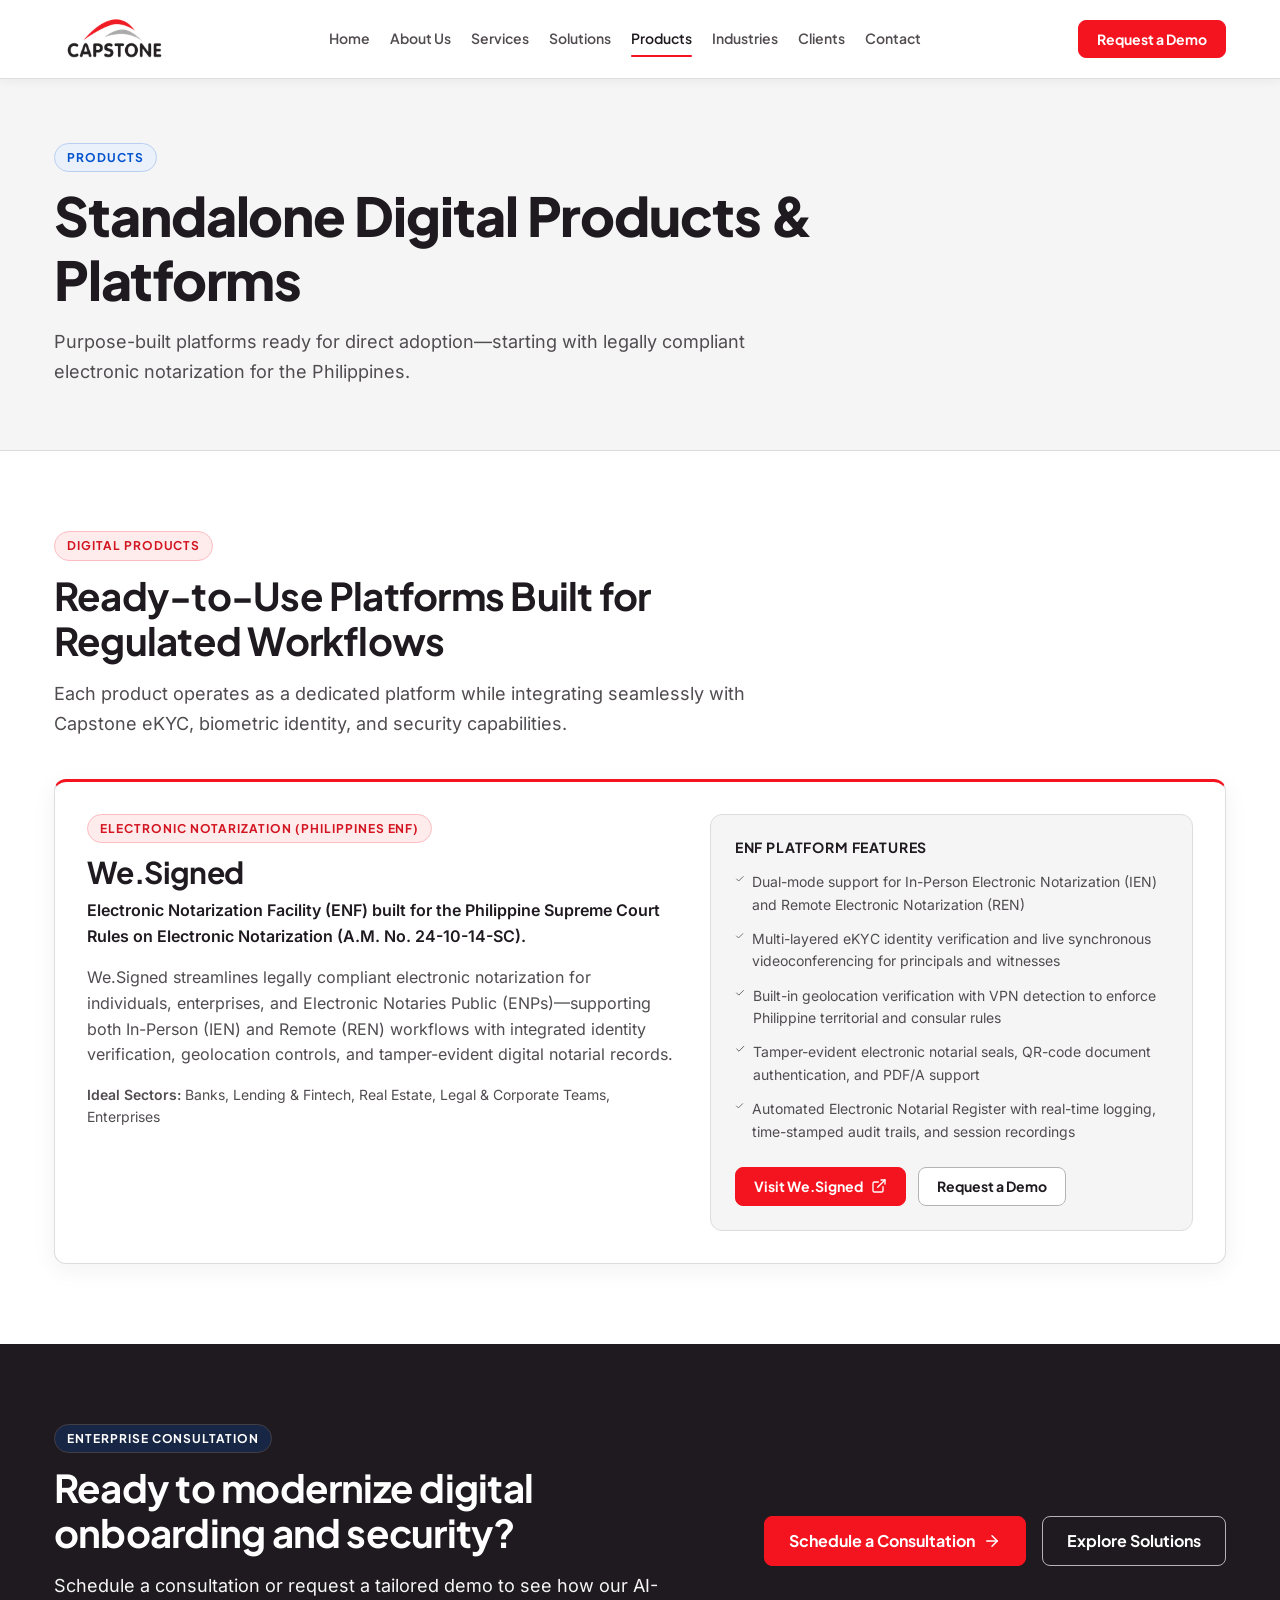
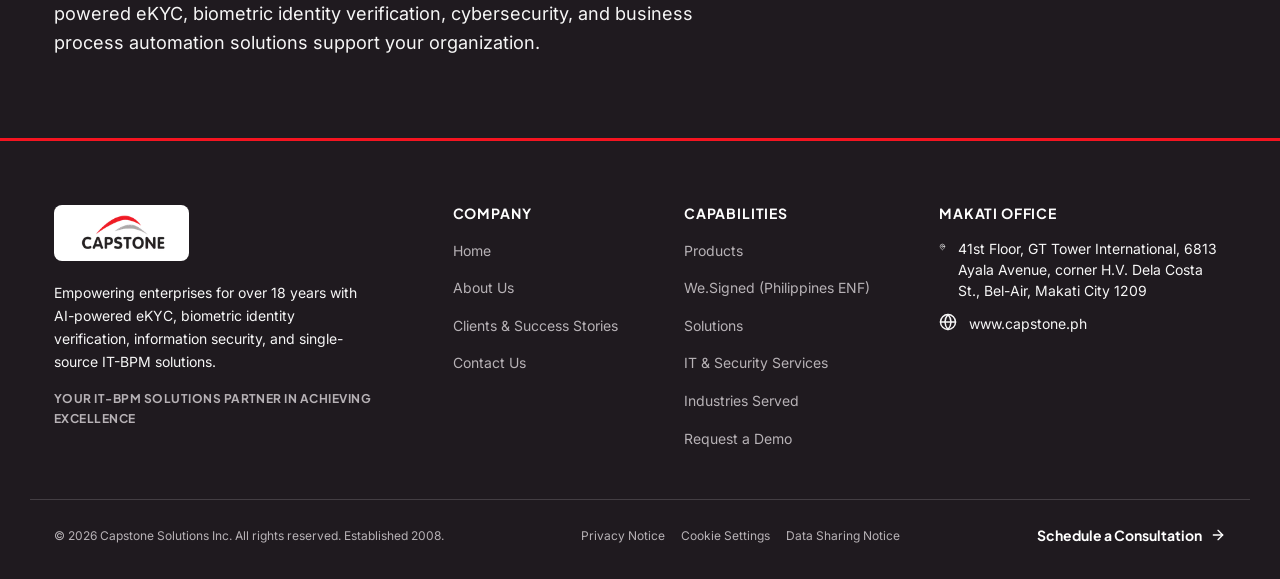
<file: products/index.html>
<!DOCTYPE html><html lang="en" data-astro-cid-37fxchfa> <head><meta charset="UTF-8"><meta name="viewport" content="width=device-width, initial-scale=1"><title>Products | Capstone Solutions Inc.</title><meta name="description" content="Explore Capstone Solutions Inc. standalone digital products, including We.Signed — our Electronic Notarization Facility (ENF) built for the Philippines."><link rel="canonical" href="https://capstone.ph/products/"><link rel="icon" type="image/svg+xml" href="/favicon.svg"><meta property="og:type" content="website"><meta property="og:site_name" content="Capstone Solutions Inc."><meta property="og:title" content="Products | Capstone Solutions Inc."><meta property="og:description" content="Explore Capstone Solutions Inc. standalone digital products, including We.Signed — our Electronic Notarization Facility (ENF) built for the Philippines."><meta property="og:url" content="https://capstone.ph/products/"><meta name="twitter:card" content="summary"><meta name="twitter:title" content="Products | Capstone Solutions Inc."><meta name="twitter:description" content="Explore Capstone Solutions Inc. standalone digital products, including We.Signed — our Electronic Notarization Facility (ENF) built for the Philippines."><link rel="stylesheet" href="/_astro/cookie-settings.lvatCehv.css">
<style>.page-header[data-astro-cid-wu5dj4rx]{padding-block:var(--space-12) var(--space-12);border-bottom:1px solid var(--color-border-subtle)}@media(min-width:1024px){.page-header[data-astro-cid-wu5dj4rx]{padding-block:var(--space-16)}}.page-header__inner[data-astro-cid-wu5dj4rx]{max-width:48rem}.page-header__title[data-astro-cid-wu5dj4rx]{font-size:var(--text-4xl);font-weight:800;margin-bottom:var(--space-4)}.page-header__subtitle[data-astro-cid-wu5dj4rx]{font-size:var(--text-lg);line-height:1.65;color:var(--color-text-secondary)}
.cta-banner__inner[data-astro-cid-3dyr47cn]{display:flex;flex-direction:column;gap:var(--space-8);align-items:flex-start;justify-content:space-between}@media(min-width:960px){.cta-banner__inner[data-astro-cid-3dyr47cn]{flex-direction:row;align-items:center}}.cta-banner__copy[data-astro-cid-3dyr47cn]{max-width:40rem}.cta-banner__desc[data-astro-cid-3dyr47cn]{font-size:var(--text-lg);line-height:1.6}.cta-banner__actions[data-astro-cid-3dyr47cn]{display:flex;flex-wrap:wrap;gap:var(--space-4);flex-shrink:0}
.product-stack[data-astro-cid-3swd3b6j]{display:flex;flex-direction:column;gap:var(--space-6)}.product-card[data-astro-cid-3swd3b6j]{display:grid;gap:var(--space-8);padding:var(--space-8);grid-template-columns:repeat(1,minmax(0,1fr));align-items:start}@media(min-width:960px){.product-card[data-astro-cid-3swd3b6j]{grid-template-columns:1.1fr .9fr}}.product-card__title[data-astro-cid-3swd3b6j]{font-size:var(--text-2xl);margin-bottom:var(--space-2)}.product-card__tagline[data-astro-cid-3swd3b6j]{font-weight:600;color:var(--color-text-primary);margin-bottom:var(--space-4)}.product-card__fit[data-astro-cid-3swd3b6j]{margin-top:var(--space-4);font-size:var(--text-sm)}.product-card__side[data-astro-cid-3swd3b6j]{background-color:var(--color-bg-section-alt);border:1px solid var(--color-border-subtle);border-radius:var(--radius-lg);padding:var(--space-6)}.product-card__features-heading[data-astro-cid-3swd3b6j]{font-size:var(--text-sm);text-transform:uppercase;letter-spacing:.06em;margin-bottom:var(--space-4)}.product-card__features[data-astro-cid-3swd3b6j]{display:flex;flex-direction:column;gap:var(--space-3);margin-bottom:var(--space-6)}.product-card__feature[data-astro-cid-3swd3b6j]{display:flex;align-items:flex-start;gap:var(--space-2);font-size:var(--text-sm);color:var(--color-text-secondary)}.product-card__check[data-astro-cid-3swd3b6j]{flex-shrink:0;margin-top:3px;color:var(--color-accent-tech)}.product-card__actions[data-astro-cid-3swd3b6j]{display:flex;flex-wrap:wrap;gap:var(--space-3)}
</style></head> <body data-astro-cid-37fxchfa> <a href="#main-content" class="skip-link" data-astro-cid-37fxchfa>Skip to main content</a> <header class="site-header" data-astro-cid-3ef6ksr2> <div class="container site-header__inner" data-astro-cid-3ef6ksr2> <a href="/" class="site-header__brand" aria-label="Capstone Solutions Inc." data-astro-cid-3ef6ksr2> <img src="/_astro/capstone-logo.mWWDbuo2_Z1R6G24.webp" alt="Capstone Solutions Inc." loading="eager" data-astro-cid-3ef6ksr2="true" decoding="async" fetchpriority="auto" width="176" height="69" class="site-header__logo"> </a> <nav class="site-nav" aria-label="Primary navigation" data-astro-cid-3ef6ksr2> <ul class="site-nav__list" data-astro-cid-3ef6ksr2> <li data-astro-cid-3ef6ksr2> <a href="/" class="site-nav__link" data-astro-cid-3ef6ksr2> Home </a> </li><li data-astro-cid-3ef6ksr2> <a href="/about" class="site-nav__link" data-astro-cid-3ef6ksr2> About Us </a> </li><li data-astro-cid-3ef6ksr2> <a href="/services" class="site-nav__link" data-astro-cid-3ef6ksr2> Services </a> </li><li data-astro-cid-3ef6ksr2> <a href="/solutions" class="site-nav__link" data-astro-cid-3ef6ksr2> Solutions </a> </li><li data-astro-cid-3ef6ksr2> <a href="/products" class="site-nav__link is-active" aria-current="page" data-astro-cid-3ef6ksr2> Products </a> </li><li data-astro-cid-3ef6ksr2> <a href="/industries" class="site-nav__link" data-astro-cid-3ef6ksr2> Industries </a> </li><li data-astro-cid-3ef6ksr2> <a href="/clients" class="site-nav__link" data-astro-cid-3ef6ksr2> Clients </a> </li><li data-astro-cid-3ef6ksr2> <a href="/contact" class="site-nav__link" data-astro-cid-3ef6ksr2> Contact </a> </li> </ul> </nav> <div class="site-header__actions" data-astro-cid-3ef6ksr2> <a href="/contact" class="btn btn--primary btn--sm" data-astro-cid-3ef6ksr2> Request a Demo </a> <button type="button" class="mobile-toggle" aria-label="Open navigation menu" aria-expanded="false" aria-controls="mobile-nav-drawer" data-mobile-toggle data-astro-cid-3ef6ksr2> <svg width="24" height="24" viewBox="0 0 24 24" fill="none" stroke="currentColor" stroke-width="2" stroke-linecap="round" stroke-linejoin="round" class aria-hidden="true">            <path d="M4 6h16"></path> <path d="M4 12h16"></path> <path d="M4 18h16"></path>   </svg> </button> </div> </div> <div id="mobile-nav-drawer" class="mobile-drawer" hidden data-mobile-drawer data-astro-cid-3ef6ksr2> <div class="container mobile-drawer__inner" data-astro-cid-3ef6ksr2> <nav aria-label="Mobile navigation" data-astro-cid-3ef6ksr2> <ul class="mobile-drawer__list" data-astro-cid-3ef6ksr2> <li data-astro-cid-3ef6ksr2> <a href="/" class="mobile-drawer__link" data-astro-cid-3ef6ksr2> Home </a> </li><li data-astro-cid-3ef6ksr2> <a href="/about" class="mobile-drawer__link" data-astro-cid-3ef6ksr2> About Us </a> </li><li data-astro-cid-3ef6ksr2> <a href="/services" class="mobile-drawer__link" data-astro-cid-3ef6ksr2> Services </a> </li><li data-astro-cid-3ef6ksr2> <a href="/solutions" class="mobile-drawer__link" data-astro-cid-3ef6ksr2> Solutions </a> </li><li data-astro-cid-3ef6ksr2> <a href="/products" class="mobile-drawer__link is-active" aria-current="page" data-astro-cid-3ef6ksr2> Products </a> </li><li data-astro-cid-3ef6ksr2> <a href="/industries" class="mobile-drawer__link" data-astro-cid-3ef6ksr2> Industries </a> </li><li data-astro-cid-3ef6ksr2> <a href="/clients" class="mobile-drawer__link" data-astro-cid-3ef6ksr2> Clients </a> </li><li data-astro-cid-3ef6ksr2> <a href="/contact" class="mobile-drawer__link" data-astro-cid-3ef6ksr2> Contact </a> </li> </ul> </nav> <div class="mobile-drawer__cta" data-astro-cid-3ef6ksr2> <a href="/contact" class="btn btn--primary" data-astro-cid-3ef6ksr2> Schedule a Consultation </a> </div> </div> </div> </header> <script type="module">const e=document.querySelector("[data-mobile-toggle]"),t=document.querySelector("[data-mobile-drawer]");if(e instanceof HTMLButtonElement&&t instanceof HTMLElement){const a=()=>{t.hidden=!0,e.setAttribute("aria-expanded","false"),e.setAttribute("aria-label","Open navigation menu")};e.addEventListener("click",()=>{e.getAttribute("aria-expanded")==="true"?a():(t.hidden=!1,e.setAttribute("aria-expanded","true"),e.setAttribute("aria-label","Close navigation menu"))}),document.addEventListener("keydown",n=>{n.key==="Escape"&&e.getAttribute("aria-expanded")==="true"&&(a(),e.focus())})}</script>  <main id="main-content" data-astro-cid-37fxchfa>  <section class="page-header section--alt" data-astro-cid-wu5dj4rx> <div class="container" data-astro-cid-wu5dj4rx> <div class="page-header__inner" data-astro-cid-wu5dj4rx> <span class="eyebrow eyebrow--tech" data-astro-cid-wu5dj4rx> Products </span> <h1 class="page-header__title" data-astro-cid-wu5dj4rx>Standalone Digital Products &amp; Platforms</h1> <p class="page-header__subtitle" data-astro-cid-wu5dj4rx>Purpose-built platforms ready for direct adoption—starting with legally compliant electronic notarization for the Philippines.</p> </div> </div> </section>  <section id="products-list" class="section" data-astro-cid-3swd3b6j> <div class="container" data-astro-cid-3swd3b6j> <div class="section-header" data-astro-cid-3swd3b6j> <span class="eyebrow eyebrow--brand" data-astro-cid-3swd3b6j>Digital Products</span> <h2 class="section-title" data-astro-cid-3swd3b6j>Ready-to-Use Platforms Built for Regulated Workflows</h2> <p class="section-subtitle" data-astro-cid-3swd3b6j>Each product operates as a dedicated platform while integrating seamlessly with Capstone eKYC, biometric identity, and security capabilities.</p> </div> <div class="product-stack" data-astro-cid-3swd3b6j> <article id="we-signed" class="card product-card card--accent-brand" data-astro-cid-3swd3b6j> <div class="product-card__main" data-astro-cid-3swd3b6j> <span class="eyebrow eyebrow--brand" data-astro-cid-3swd3b6j> Electronic Notarization (Philippines ENF) </span> <h3 class="product-card__title" data-astro-cid-3swd3b6j>We.Signed</h3> <p class="product-card__tagline" data-astro-cid-3swd3b6j>Electronic Notarization Facility (ENF) built for the Philippine Supreme Court Rules on Electronic Notarization (A.M. No. 24-10-14-SC).</p> <p data-astro-cid-3swd3b6j>We.Signed streamlines legally compliant electronic notarization for individuals, enterprises, and Electronic Notaries Public (ENPs)—supporting both In-Person (IEN) and Remote (REN) workflows with integrated identity verification, geolocation controls, and tamper-evident digital notarial records.</p> <p class="product-card__fit" data-astro-cid-3swd3b6j> <strong data-astro-cid-3swd3b6j>Ideal Sectors:</strong> Banks, Lending &amp; Fintech, Real Estate, Legal &amp; Corporate Teams, Enterprises </p> </div> <div class="product-card__side" data-astro-cid-3swd3b6j> <h4 class="product-card__features-heading" data-astro-cid-3swd3b6j>ENF Platform Features</h4> <ul class="product-card__features" data-astro-cid-3swd3b6j> <li class="product-card__feature" data-astro-cid-3swd3b6j> <svg width="16" height="16" viewBox="0 0 24 24" fill="none" stroke="currentColor" stroke-width="2" stroke-linecap="round" stroke-linejoin="round" class="product-card__check" aria-hidden="true">     <path d="M20 6 9 17l-5-5"></path>        </svg> <span data-astro-cid-3swd3b6j>Dual-mode support for In-Person Electronic Notarization (IEN) and Remote Electronic Notarization (REN)</span> </li><li class="product-card__feature" data-astro-cid-3swd3b6j> <svg width="16" height="16" viewBox="0 0 24 24" fill="none" stroke="currentColor" stroke-width="2" stroke-linecap="round" stroke-linejoin="round" class="product-card__check" aria-hidden="true">     <path d="M20 6 9 17l-5-5"></path>        </svg> <span data-astro-cid-3swd3b6j>Multi-layered eKYC identity verification and live synchronous videoconferencing for principals and witnesses</span> </li><li class="product-card__feature" data-astro-cid-3swd3b6j> <svg width="16" height="16" viewBox="0 0 24 24" fill="none" stroke="currentColor" stroke-width="2" stroke-linecap="round" stroke-linejoin="round" class="product-card__check" aria-hidden="true">     <path d="M20 6 9 17l-5-5"></path>        </svg> <span data-astro-cid-3swd3b6j>Built-in geolocation verification with VPN detection to enforce Philippine territorial and consular rules</span> </li><li class="product-card__feature" data-astro-cid-3swd3b6j> <svg width="16" height="16" viewBox="0 0 24 24" fill="none" stroke="currentColor" stroke-width="2" stroke-linecap="round" stroke-linejoin="round" class="product-card__check" aria-hidden="true">     <path d="M20 6 9 17l-5-5"></path>        </svg> <span data-astro-cid-3swd3b6j>Tamper-evident electronic notarial seals, QR-code document authentication, and PDF/A support</span> </li><li class="product-card__feature" data-astro-cid-3swd3b6j> <svg width="16" height="16" viewBox="0 0 24 24" fill="none" stroke="currentColor" stroke-width="2" stroke-linecap="round" stroke-linejoin="round" class="product-card__check" aria-hidden="true">     <path d="M20 6 9 17l-5-5"></path>        </svg> <span data-astro-cid-3swd3b6j>Automated Electronic Notarial Register with real-time logging, time-stamped audit trails, and session recordings</span> </li> </ul> <div class="product-card__actions" data-astro-cid-3swd3b6j> <a href="https://enotary.capstone.ph" class="btn btn--primary btn--sm" target="_blank" rel="noopener noreferrer" data-astro-cid-3swd3b6j> Visit We.Signed <svg width="16" height="16" viewBox="0 0 24 24" fill="none" stroke="currentColor" stroke-width="2" stroke-linecap="round" stroke-linejoin="round" class aria-hidden="true">        <path d="M15 3h6v6"></path> <path d="M10 14 21 3"></path> <path d="M18 13v6a2 2 0 0 1-2 2H5a2 2 0 0 1-2-2V8a2 2 0 0 1 2-2h6"></path>       </svg> </a> <a href="/contact" class="btn btn--secondary btn--sm" data-astro-cid-3swd3b6j> Request a Demo </a> </div> </div> </article> </div> </div> </section> <section class="section section--dark cta-banner" data-astro-cid-3dyr47cn> <div class="container cta-banner__inner" data-astro-cid-3dyr47cn> <div class="cta-banner__copy" data-astro-cid-3dyr47cn> <span class="eyebrow eyebrow--dark" data-astro-cid-3dyr47cn>Enterprise Consultation</span> <h2 class="section-title" data-astro-cid-3dyr47cn>Ready to modernize digital onboarding and security?</h2> <p class="cta-banner__desc" data-astro-cid-3dyr47cn>Schedule a consultation or request a tailored demo to see how our AI-powered eKYC, biometric identity verification, cybersecurity, and business process automation solutions support your organization.</p> </div> <div class="cta-banner__actions" data-astro-cid-3dyr47cn> <a href="/contact" class="btn btn--primary" data-astro-cid-3dyr47cn> Schedule a Consultation <svg width="18" height="18" viewBox="0 0 24 24" fill="none" stroke="currentColor" stroke-width="2" stroke-linecap="round" stroke-linejoin="round" class aria-hidden="true">       <path d="M5 12h14"></path> <path d="m12 5 7 7-7 7"></path>        </svg> </a> <a href="/solutions" class="btn btn--ghost-light" data-astro-cid-3dyr47cn> Explore Solutions </a> </div> </div> </section>   </main> <footer class="site-footer section--dark" data-astro-cid-sz7xmlte> <div class="container site-footer__grid" data-astro-cid-sz7xmlte> <div class="site-footer__brand-col" data-astro-cid-sz7xmlte> <a href="/" class="site-footer__logo-pill" aria-label="Capstone Solutions Inc." data-astro-cid-sz7xmlte> <img src="/_astro/capstone-logo.mWWDbuo2_18FJ9M.webp" alt="Capstone Solutions Inc." data-astro-cid-sz7xmlte="true" loading="lazy" decoding="async" fetchpriority="auto" width="160" height="62" class="site-footer__logo"> </a> <p class="site-footer__summary" data-astro-cid-sz7xmlte>Empowering enterprises for over 18 years with AI-powered eKYC, biometric identity verification, information security, and single-source IT-BPM solutions.</p> <p class="site-footer__tagline" data-astro-cid-sz7xmlte>Your IT-BPM Solutions Partner in Achieving Excellence</p> </div> <div class="site-footer__col" data-astro-cid-sz7xmlte> <h2 class="site-footer__heading" data-astro-cid-sz7xmlte>Company</h2> <ul class="site-footer__links" data-astro-cid-sz7xmlte> <li data-astro-cid-sz7xmlte> <a href="/" class="site-footer__link" data-astro-cid-sz7xmlte> Home </a> </li><li data-astro-cid-sz7xmlte> <a href="/about" class="site-footer__link" data-astro-cid-sz7xmlte> About Us </a> </li><li data-astro-cid-sz7xmlte> <a href="/clients" class="site-footer__link" data-astro-cid-sz7xmlte> Clients &amp; Success Stories </a> </li><li data-astro-cid-sz7xmlte> <a href="/contact" class="site-footer__link" data-astro-cid-sz7xmlte> Contact Us </a> </li> </ul> </div><div class="site-footer__col" data-astro-cid-sz7xmlte> <h2 class="site-footer__heading" data-astro-cid-sz7xmlte>Capabilities</h2> <ul class="site-footer__links" data-astro-cid-sz7xmlte> <li data-astro-cid-sz7xmlte> <a href="/products" class="site-footer__link" data-astro-cid-sz7xmlte> Products </a> </li><li data-astro-cid-sz7xmlte> <a href="https://enotary.capstone.ph" class="site-footer__link" target="_blank" rel="noopener noreferrer" data-astro-cid-sz7xmlte> We.Signed (Philippines ENF) </a> </li><li data-astro-cid-sz7xmlte> <a href="/solutions" class="site-footer__link" data-astro-cid-sz7xmlte> Solutions </a> </li><li data-astro-cid-sz7xmlte> <a href="/services" class="site-footer__link" data-astro-cid-sz7xmlte> IT &amp; Security Services </a> </li><li data-astro-cid-sz7xmlte> <a href="/industries" class="site-footer__link" data-astro-cid-sz7xmlte> Industries Served </a> </li><li data-astro-cid-sz7xmlte> <a href="/contact" class="site-footer__link" data-astro-cid-sz7xmlte> Request a Demo </a> </li> </ul> </div> <div class="site-footer__col" data-astro-cid-sz7xmlte> <h2 class="site-footer__heading" data-astro-cid-sz7xmlte>Makati Office</h2> <ul class="site-footer__contact" data-astro-cid-sz7xmlte> <li class="site-footer__contact-item" data-astro-cid-sz7xmlte> <svg width="18" height="18" viewBox="0 0 24 24" fill="none" stroke="currentColor" stroke-width="2" stroke-linecap="round" stroke-linejoin="round" class="site-footer__icon" aria-hidden="true">         <path d="M20 10c0 6-8 12-8 12s-8-6-8-12a8 8 0 0 1 16 0z"></path> <circle cx="12" cy="10" r="3"></circle>      </svg> <span data-astro-cid-sz7xmlte>41st Floor, GT Tower International, 6813 Ayala Avenue, corner H.V. Dela Costa St., Bel-Air, Makati City 1209</span> </li> <li class="site-footer__contact-item" data-astro-cid-sz7xmlte> <svg width="18" height="18" viewBox="0 0 24 24" fill="none" stroke="currentColor" stroke-width="2" stroke-linecap="round" stroke-linejoin="round" class="site-footer__icon" aria-hidden="true">          <circle cx="12" cy="12" r="10"></circle> <path d="M2 12h20"></path> <path d="M12 2a15.3 15.3 0 0 1 4 10 15.3 15.3 0 0 1-4 10 15.3 15.3 0 0 1-4-10 15.3 15.3 0 0 1 4-10z"></path>     </svg> <span data-astro-cid-sz7xmlte>www.capstone.ph</span> </li> </ul> </div> </div> <div class="container site-footer__bottom" data-astro-cid-sz7xmlte> <p class="site-footer__copyright" data-astro-cid-sz7xmlte>
&copy; 2026 Capstone Solutions Inc. All rights reserved. Established 2008.
</p> <nav class="site-footer__legal" aria-label="Legal notices" data-astro-cid-sz7xmlte> <a href="/privacy-notice" class="site-footer__legal-link" data-astro-cid-sz7xmlte> Privacy Notice </a><a href="/cookie-settings" class="site-footer__legal-link" data-astro-cid-sz7xmlte> Cookie Settings </a><a href="/data-sharing-notice" class="site-footer__legal-link" data-astro-cid-sz7xmlte> Data Sharing Notice </a> </nav> <a href="/contact" class="site-footer__cta-link" data-astro-cid-sz7xmlte> Schedule a Consultation <svg width="16" height="16" viewBox="0 0 24 24" fill="none" stroke="currentColor" stroke-width="2" stroke-linecap="round" stroke-linejoin="round" class aria-hidden="true">       <path d="M5 12h14"></path> <path d="m12 5 7 7-7 7"></path>        </svg> </a> </div> </footer>  </body></html>
</file>
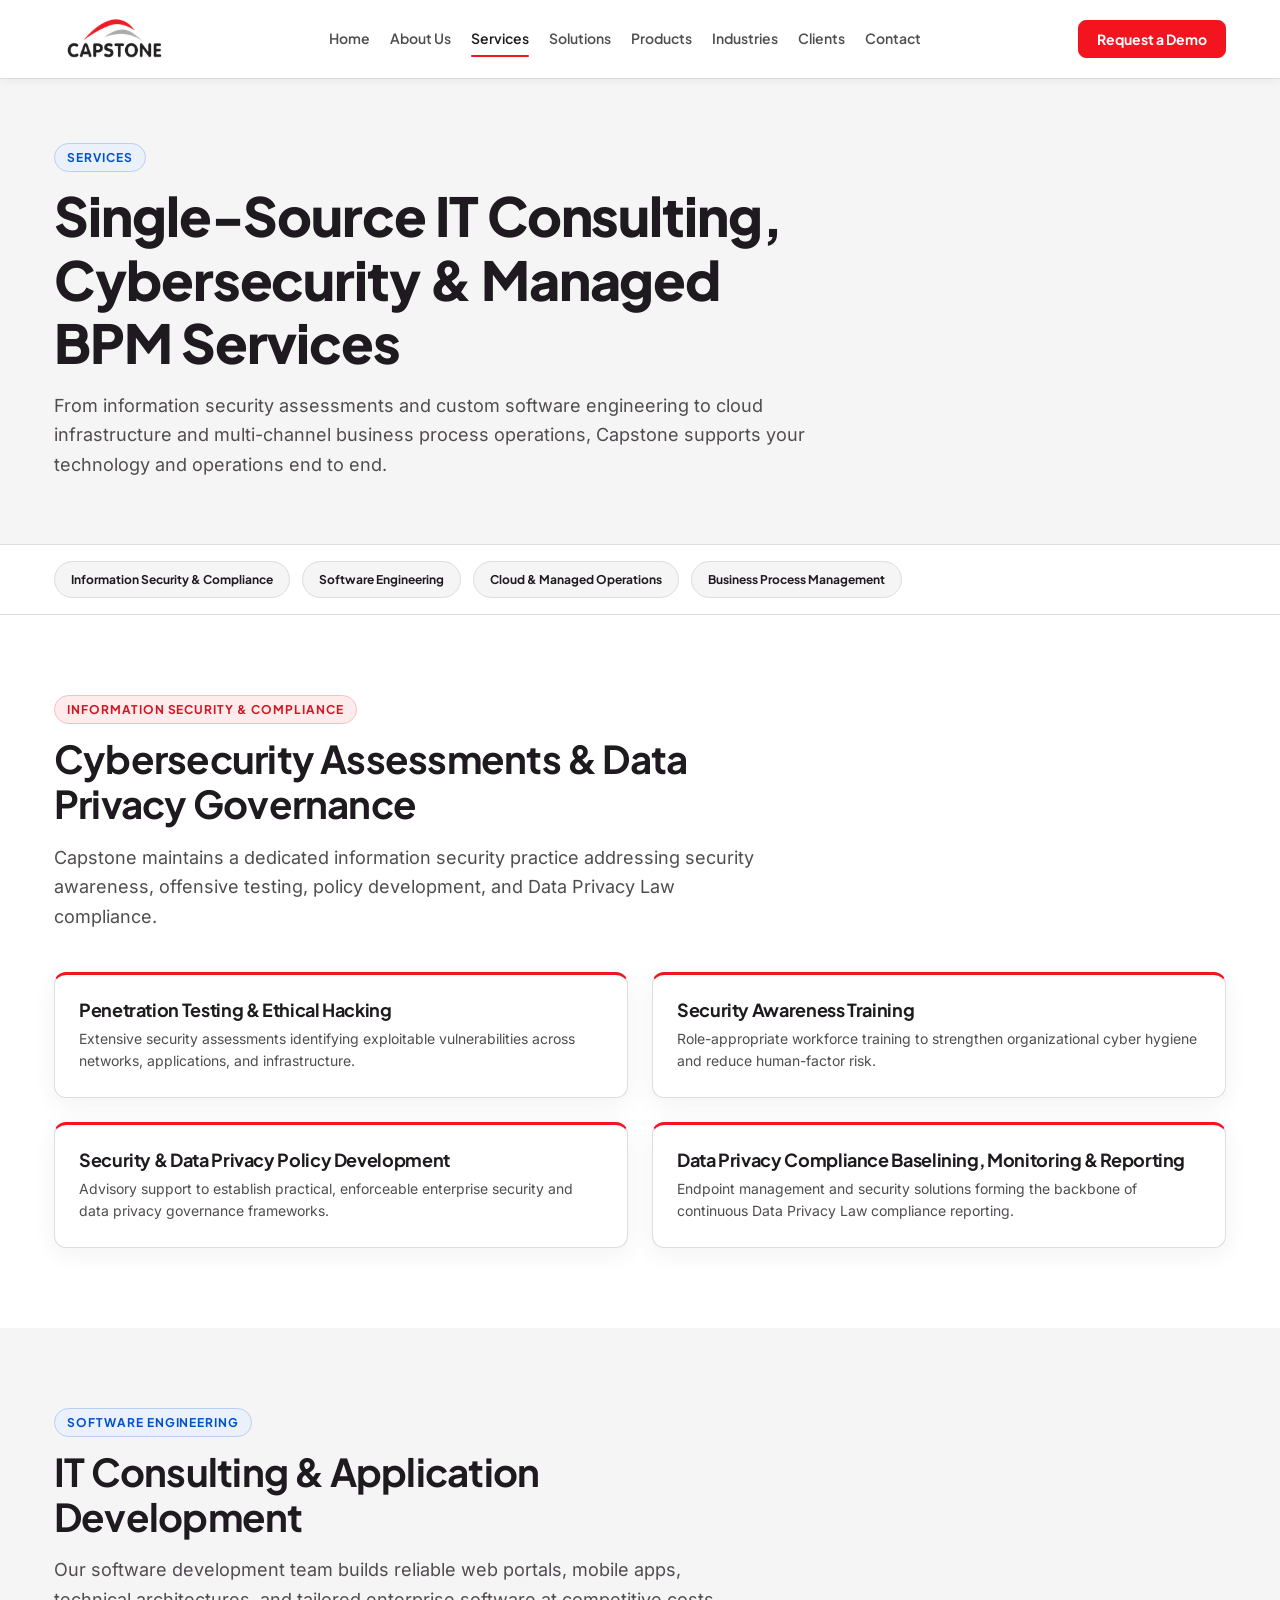
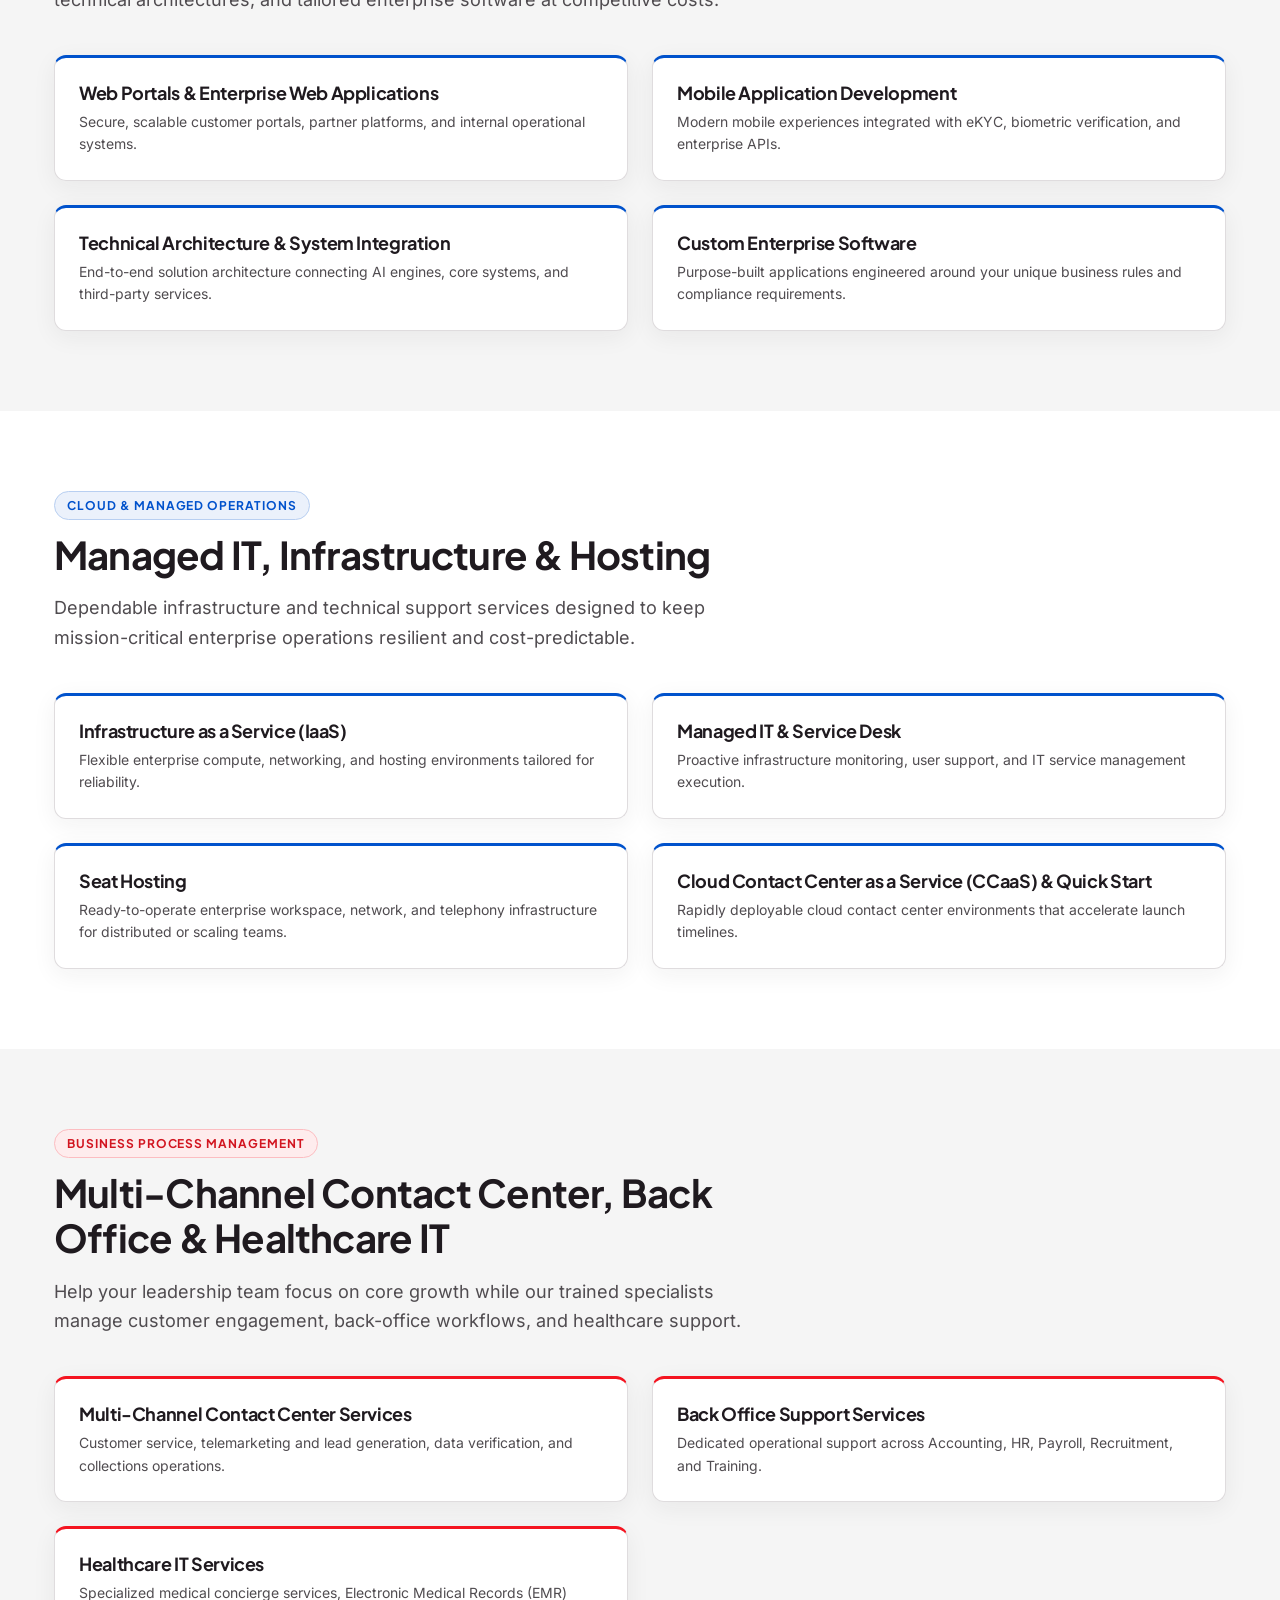
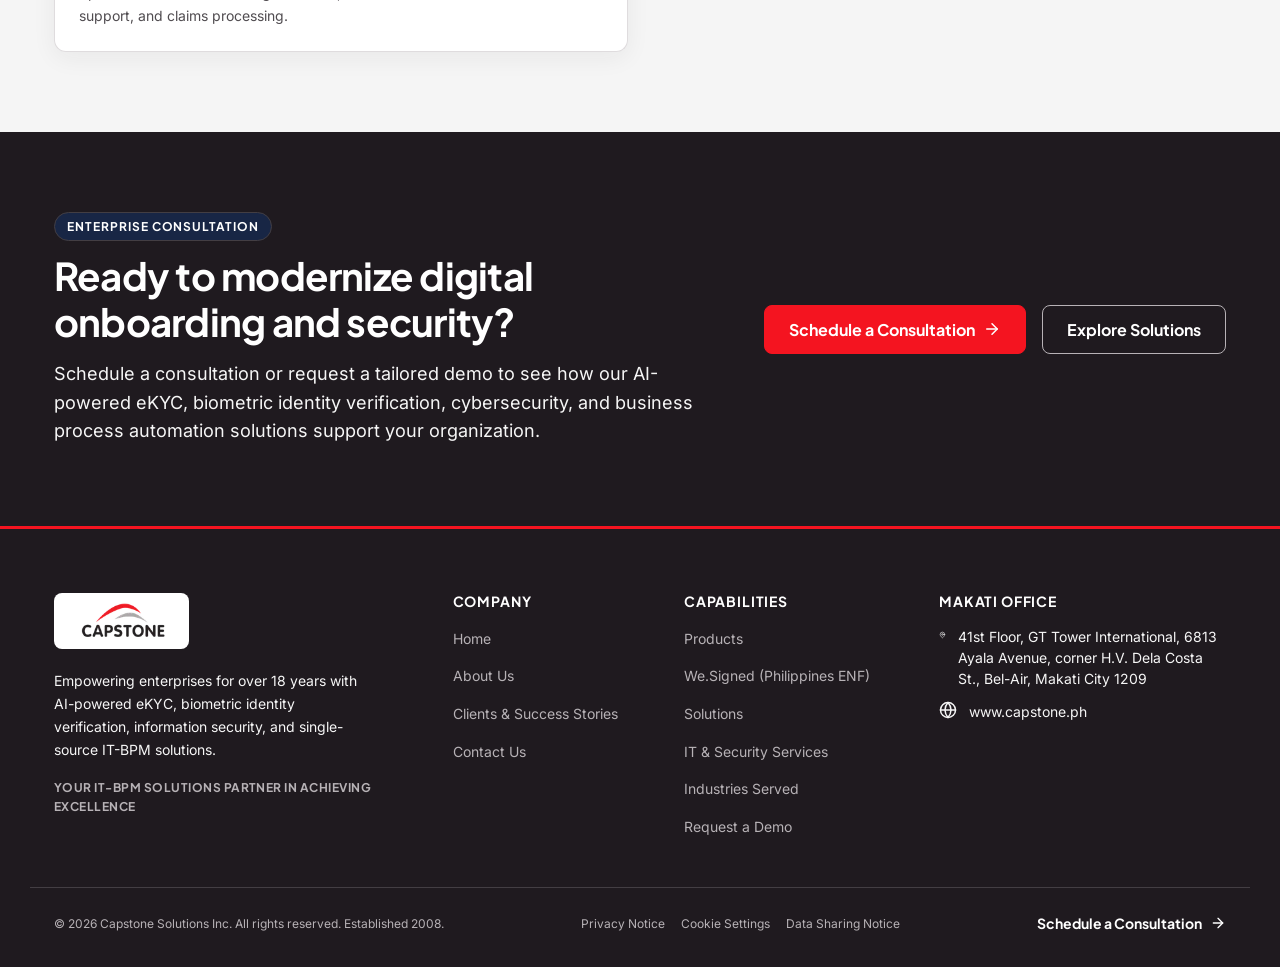
<file: services/index.html>
<!DOCTYPE html><html lang="en" data-astro-cid-37fxchfa> <head><meta charset="UTF-8"><meta name="viewport" content="width=device-width, initial-scale=1"><title>Services | Capstone Solutions Inc.</title><meta name="description" content="Explore Capstone Solutions Inc. services: Information Security, Ethical Hacking &#38; Data Privacy Compliance, IT Application Development, Managed IT, IaaS, CCaaS, Contact Center &#38; Back Office BPM, and Healthcare IT."><link rel="canonical" href="https://capstone.ph/services/"><link rel="icon" type="image/svg+xml" href="/favicon.svg"><meta property="og:type" content="website"><meta property="og:site_name" content="Capstone Solutions Inc."><meta property="og:title" content="Services | Capstone Solutions Inc."><meta property="og:description" content="Explore Capstone Solutions Inc. services: Information Security, Ethical Hacking &#38; Data Privacy Compliance, IT Application Development, Managed IT, IaaS, CCaaS, Contact Center &#38; Back Office BPM, and Healthcare IT."><meta property="og:url" content="https://capstone.ph/services/"><meta name="twitter:card" content="summary"><meta name="twitter:title" content="Services | Capstone Solutions Inc."><meta name="twitter:description" content="Explore Capstone Solutions Inc. services: Information Security, Ethical Hacking &#38; Data Privacy Compliance, IT Application Development, Managed IT, IaaS, CCaaS, Contact Center &#38; Back Office BPM, and Healthcare IT."><link rel="stylesheet" href="/_astro/cookie-settings.lvatCehv.css">
<style>.page-header[data-astro-cid-wu5dj4rx]{padding-block:var(--space-12) var(--space-12);border-bottom:1px solid var(--color-border-subtle)}@media(min-width:1024px){.page-header[data-astro-cid-wu5dj4rx]{padding-block:var(--space-16)}}.page-header__inner[data-astro-cid-wu5dj4rx]{max-width:48rem}.page-header__title[data-astro-cid-wu5dj4rx]{font-size:var(--text-4xl);font-weight:800;margin-bottom:var(--space-4)}.page-header__subtitle[data-astro-cid-wu5dj4rx]{font-size:var(--text-lg);line-height:1.65;color:var(--color-text-secondary)}
.anchor-bar[data-astro-cid-ucd2ps2b]{background-color:var(--color-bg-page);border-bottom:1px solid var(--color-border-subtle);padding-block:var(--space-4)}.anchor-bar__list[data-astro-cid-ucd2ps2b]{display:flex;flex-wrap:wrap;gap:var(--space-3)}.anchor-bar__pill[data-astro-cid-ucd2ps2b]{font-family:var(--font-display);font-size:var(--text-xs);font-weight:700;color:var(--color-text-primary);background-color:var(--color-bg-section-alt);border:1px solid var(--color-border-subtle);border-radius:var(--radius-pill);padding:var(--space-2) var(--space-4);transition:border-color var(--transition-fast),color var(--transition-fast)}.anchor-bar__pill[data-astro-cid-ucd2ps2b]:hover{border-color:var(--color-accent-tech);color:var(--color-accent-tech)}.service-item__title[data-astro-cid-ucd2ps2b]{font-size:var(--text-lg);margin-bottom:var(--space-2)}.service-item__detail[data-astro-cid-ucd2ps2b]{font-size:var(--text-sm)}
.cta-banner__inner[data-astro-cid-3dyr47cn]{display:flex;flex-direction:column;gap:var(--space-8);align-items:flex-start;justify-content:space-between}@media(min-width:960px){.cta-banner__inner[data-astro-cid-3dyr47cn]{flex-direction:row;align-items:center}}.cta-banner__copy[data-astro-cid-3dyr47cn]{max-width:40rem}.cta-banner__desc[data-astro-cid-3dyr47cn]{font-size:var(--text-lg);line-height:1.6}.cta-banner__actions[data-astro-cid-3dyr47cn]{display:flex;flex-wrap:wrap;gap:var(--space-4);flex-shrink:0}
</style></head> <body data-astro-cid-37fxchfa> <a href="#main-content" class="skip-link" data-astro-cid-37fxchfa>Skip to main content</a> <header class="site-header" data-astro-cid-3ef6ksr2> <div class="container site-header__inner" data-astro-cid-3ef6ksr2> <a href="/" class="site-header__brand" aria-label="Capstone Solutions Inc." data-astro-cid-3ef6ksr2> <img src="/_astro/capstone-logo.mWWDbuo2_Z1R6G24.webp" alt="Capstone Solutions Inc." loading="eager" data-astro-cid-3ef6ksr2="true" decoding="async" fetchpriority="auto" width="176" height="69" class="site-header__logo"> </a> <nav class="site-nav" aria-label="Primary navigation" data-astro-cid-3ef6ksr2> <ul class="site-nav__list" data-astro-cid-3ef6ksr2> <li data-astro-cid-3ef6ksr2> <a href="/" class="site-nav__link" data-astro-cid-3ef6ksr2> Home </a> </li><li data-astro-cid-3ef6ksr2> <a href="/about" class="site-nav__link" data-astro-cid-3ef6ksr2> About Us </a> </li><li data-astro-cid-3ef6ksr2> <a href="/services" class="site-nav__link is-active" aria-current="page" data-astro-cid-3ef6ksr2> Services </a> </li><li data-astro-cid-3ef6ksr2> <a href="/solutions" class="site-nav__link" data-astro-cid-3ef6ksr2> Solutions </a> </li><li data-astro-cid-3ef6ksr2> <a href="/products" class="site-nav__link" data-astro-cid-3ef6ksr2> Products </a> </li><li data-astro-cid-3ef6ksr2> <a href="/industries" class="site-nav__link" data-astro-cid-3ef6ksr2> Industries </a> </li><li data-astro-cid-3ef6ksr2> <a href="/clients" class="site-nav__link" data-astro-cid-3ef6ksr2> Clients </a> </li><li data-astro-cid-3ef6ksr2> <a href="/contact" class="site-nav__link" data-astro-cid-3ef6ksr2> Contact </a> </li> </ul> </nav> <div class="site-header__actions" data-astro-cid-3ef6ksr2> <a href="/contact" class="btn btn--primary btn--sm" data-astro-cid-3ef6ksr2> Request a Demo </a> <button type="button" class="mobile-toggle" aria-label="Open navigation menu" aria-expanded="false" aria-controls="mobile-nav-drawer" data-mobile-toggle data-astro-cid-3ef6ksr2> <svg width="24" height="24" viewBox="0 0 24 24" fill="none" stroke="currentColor" stroke-width="2" stroke-linecap="round" stroke-linejoin="round" class aria-hidden="true">            <path d="M4 6h16"></path> <path d="M4 12h16"></path> <path d="M4 18h16"></path>   </svg> </button> </div> </div> <div id="mobile-nav-drawer" class="mobile-drawer" hidden data-mobile-drawer data-astro-cid-3ef6ksr2> <div class="container mobile-drawer__inner" data-astro-cid-3ef6ksr2> <nav aria-label="Mobile navigation" data-astro-cid-3ef6ksr2> <ul class="mobile-drawer__list" data-astro-cid-3ef6ksr2> <li data-astro-cid-3ef6ksr2> <a href="/" class="mobile-drawer__link" data-astro-cid-3ef6ksr2> Home </a> </li><li data-astro-cid-3ef6ksr2> <a href="/about" class="mobile-drawer__link" data-astro-cid-3ef6ksr2> About Us </a> </li><li data-astro-cid-3ef6ksr2> <a href="/services" class="mobile-drawer__link is-active" aria-current="page" data-astro-cid-3ef6ksr2> Services </a> </li><li data-astro-cid-3ef6ksr2> <a href="/solutions" class="mobile-drawer__link" data-astro-cid-3ef6ksr2> Solutions </a> </li><li data-astro-cid-3ef6ksr2> <a href="/products" class="mobile-drawer__link" data-astro-cid-3ef6ksr2> Products </a> </li><li data-astro-cid-3ef6ksr2> <a href="/industries" class="mobile-drawer__link" data-astro-cid-3ef6ksr2> Industries </a> </li><li data-astro-cid-3ef6ksr2> <a href="/clients" class="mobile-drawer__link" data-astro-cid-3ef6ksr2> Clients </a> </li><li data-astro-cid-3ef6ksr2> <a href="/contact" class="mobile-drawer__link" data-astro-cid-3ef6ksr2> Contact </a> </li> </ul> </nav> <div class="mobile-drawer__cta" data-astro-cid-3ef6ksr2> <a href="/contact" class="btn btn--primary" data-astro-cid-3ef6ksr2> Schedule a Consultation </a> </div> </div> </div> </header> <script type="module">const e=document.querySelector("[data-mobile-toggle]"),t=document.querySelector("[data-mobile-drawer]");if(e instanceof HTMLButtonElement&&t instanceof HTMLElement){const a=()=>{t.hidden=!0,e.setAttribute("aria-expanded","false"),e.setAttribute("aria-label","Open navigation menu")};e.addEventListener("click",()=>{e.getAttribute("aria-expanded")==="true"?a():(t.hidden=!1,e.setAttribute("aria-expanded","true"),e.setAttribute("aria-label","Close navigation menu"))}),document.addEventListener("keydown",n=>{n.key==="Escape"&&e.getAttribute("aria-expanded")==="true"&&(a(),e.focus())})}</script>  <main id="main-content" data-astro-cid-37fxchfa>  <section class="page-header section--alt" data-astro-cid-wu5dj4rx> <div class="container" data-astro-cid-wu5dj4rx> <div class="page-header__inner" data-astro-cid-wu5dj4rx> <span class="eyebrow eyebrow--tech" data-astro-cid-wu5dj4rx> Services </span> <h1 class="page-header__title" data-astro-cid-wu5dj4rx>Single-Source IT Consulting, Cybersecurity &amp; Managed BPM Services</h1> <p class="page-header__subtitle" data-astro-cid-wu5dj4rx>From information security assessments and custom software engineering to cloud infrastructure and multi-channel business process operations, Capstone supports your technology and operations end to end.</p> </div> </div> </section>  <section class="anchor-bar" data-astro-cid-ucd2ps2b> <div class="container anchor-bar__list" data-astro-cid-ucd2ps2b> <a href="#security-compliance" class="anchor-bar__pill" data-astro-cid-ucd2ps2b> Information Security &amp; Compliance </a><a href="#application-development" class="anchor-bar__pill" data-astro-cid-ucd2ps2b> Software Engineering </a><a href="#infrastructure-managed-it" class="anchor-bar__pill" data-astro-cid-ucd2ps2b> Cloud &amp; Managed Operations </a><a href="#it-bpm" class="anchor-bar__pill" data-astro-cid-ucd2ps2b> Business Process Management </a> </div> </section> <section id="security-compliance" class="section" data-astro-cid-ucd2ps2b> <div class="container" data-astro-cid-ucd2ps2b> <div class="section-header" data-astro-cid-ucd2ps2b> <span class="eyebrow eyebrow--brand" data-astro-cid-ucd2ps2b> Information Security &amp; Compliance </span> <h2 class="section-title" data-astro-cid-ucd2ps2b>Cybersecurity Assessments &amp; Data Privacy Governance</h2> <p class="section-subtitle" data-astro-cid-ucd2ps2b>Capstone maintains a dedicated information security practice addressing security awareness, offensive testing, policy development, and Data Privacy Law compliance.</p> </div> <div class="grid grid--2" data-astro-cid-ucd2ps2b> <article class="card card--accent-brand" data-astro-cid-ucd2ps2b> <h3 class="service-item__title" data-astro-cid-ucd2ps2b>Penetration Testing &amp; Ethical Hacking</h3> <p class="service-item__detail" data-astro-cid-ucd2ps2b>Extensive security assessments identifying exploitable vulnerabilities across networks, applications, and infrastructure.</p> </article><article class="card card--accent-brand" data-astro-cid-ucd2ps2b> <h3 class="service-item__title" data-astro-cid-ucd2ps2b>Security Awareness Training</h3> <p class="service-item__detail" data-astro-cid-ucd2ps2b>Role-appropriate workforce training to strengthen organizational cyber hygiene and reduce human-factor risk.</p> </article><article class="card card--accent-brand" data-astro-cid-ucd2ps2b> <h3 class="service-item__title" data-astro-cid-ucd2ps2b>Security &amp; Data Privacy Policy Development</h3> <p class="service-item__detail" data-astro-cid-ucd2ps2b>Advisory support to establish practical, enforceable enterprise security and data privacy governance frameworks.</p> </article><article class="card card--accent-brand" data-astro-cid-ucd2ps2b> <h3 class="service-item__title" data-astro-cid-ucd2ps2b>Data Privacy Compliance Baselining, Monitoring &amp; Reporting</h3> <p class="service-item__detail" data-astro-cid-ucd2ps2b>Endpoint management and security solutions forming the backbone of continuous Data Privacy Law compliance reporting.</p> </article> </div> </div> </section><section id="application-development" class="section section--alt" data-astro-cid-ucd2ps2b> <div class="container" data-astro-cid-ucd2ps2b> <div class="section-header" data-astro-cid-ucd2ps2b> <span class="eyebrow eyebrow--tech" data-astro-cid-ucd2ps2b> Software Engineering </span> <h2 class="section-title" data-astro-cid-ucd2ps2b>IT Consulting &amp; Application Development</h2> <p class="section-subtitle" data-astro-cid-ucd2ps2b>Our software development team builds reliable web portals, mobile apps, technical architectures, and tailored enterprise software at competitive costs.</p> </div> <div class="grid grid--2" data-astro-cid-ucd2ps2b> <article class="card card--accent-tech" data-astro-cid-ucd2ps2b> <h3 class="service-item__title" data-astro-cid-ucd2ps2b>Web Portals &amp; Enterprise Web Applications</h3> <p class="service-item__detail" data-astro-cid-ucd2ps2b>Secure, scalable customer portals, partner platforms, and internal operational systems.</p> </article><article class="card card--accent-tech" data-astro-cid-ucd2ps2b> <h3 class="service-item__title" data-astro-cid-ucd2ps2b>Mobile Application Development</h3> <p class="service-item__detail" data-astro-cid-ucd2ps2b>Modern mobile experiences integrated with eKYC, biometric verification, and enterprise APIs.</p> </article><article class="card card--accent-tech" data-astro-cid-ucd2ps2b> <h3 class="service-item__title" data-astro-cid-ucd2ps2b>Technical Architecture &amp; System Integration</h3> <p class="service-item__detail" data-astro-cid-ucd2ps2b>End-to-end solution architecture connecting AI engines, core systems, and third-party services.</p> </article><article class="card card--accent-tech" data-astro-cid-ucd2ps2b> <h3 class="service-item__title" data-astro-cid-ucd2ps2b>Custom Enterprise Software</h3> <p class="service-item__detail" data-astro-cid-ucd2ps2b>Purpose-built applications engineered around your unique business rules and compliance requirements.</p> </article> </div> </div> </section><section id="infrastructure-managed-it" class="section" data-astro-cid-ucd2ps2b> <div class="container" data-astro-cid-ucd2ps2b> <div class="section-header" data-astro-cid-ucd2ps2b> <span class="eyebrow eyebrow--tech" data-astro-cid-ucd2ps2b> Cloud &amp; Managed Operations </span> <h2 class="section-title" data-astro-cid-ucd2ps2b>Managed IT, Infrastructure &amp; Hosting</h2> <p class="section-subtitle" data-astro-cid-ucd2ps2b>Dependable infrastructure and technical support services designed to keep mission-critical enterprise operations resilient and cost-predictable.</p> </div> <div class="grid grid--2" data-astro-cid-ucd2ps2b> <article class="card card--accent-tech" data-astro-cid-ucd2ps2b> <h3 class="service-item__title" data-astro-cid-ucd2ps2b>Infrastructure as a Service (IaaS)</h3> <p class="service-item__detail" data-astro-cid-ucd2ps2b>Flexible enterprise compute, networking, and hosting environments tailored for reliability.</p> </article><article class="card card--accent-tech" data-astro-cid-ucd2ps2b> <h3 class="service-item__title" data-astro-cid-ucd2ps2b>Managed IT &amp; Service Desk</h3> <p class="service-item__detail" data-astro-cid-ucd2ps2b>Proactive infrastructure monitoring, user support, and IT service management execution.</p> </article><article class="card card--accent-tech" data-astro-cid-ucd2ps2b> <h3 class="service-item__title" data-astro-cid-ucd2ps2b>Seat Hosting</h3> <p class="service-item__detail" data-astro-cid-ucd2ps2b>Ready-to-operate enterprise workspace, network, and telephony infrastructure for distributed or scaling teams.</p> </article><article class="card card--accent-tech" data-astro-cid-ucd2ps2b> <h3 class="service-item__title" data-astro-cid-ucd2ps2b>Cloud Contact Center as a Service (CCaaS) &amp; Quick Start</h3> <p class="service-item__detail" data-astro-cid-ucd2ps2b>Rapidly deployable cloud contact center environments that accelerate launch timelines.</p> </article> </div> </div> </section><section id="it-bpm" class="section section--alt" data-astro-cid-ucd2ps2b> <div class="container" data-astro-cid-ucd2ps2b> <div class="section-header" data-astro-cid-ucd2ps2b> <span class="eyebrow eyebrow--brand" data-astro-cid-ucd2ps2b> Business Process Management </span> <h2 class="section-title" data-astro-cid-ucd2ps2b>Multi-Channel Contact Center, Back Office &amp; Healthcare IT</h2> <p class="section-subtitle" data-astro-cid-ucd2ps2b>Help your leadership team focus on core growth while our trained specialists manage customer engagement, back-office workflows, and healthcare support.</p> </div> <div class="grid grid--2" data-astro-cid-ucd2ps2b> <article class="card card--accent-brand" data-astro-cid-ucd2ps2b> <h3 class="service-item__title" data-astro-cid-ucd2ps2b>Multi-Channel Contact Center Services</h3> <p class="service-item__detail" data-astro-cid-ucd2ps2b>Customer service, telemarketing and lead generation, data verification, and collections operations.</p> </article><article class="card card--accent-brand" data-astro-cid-ucd2ps2b> <h3 class="service-item__title" data-astro-cid-ucd2ps2b>Back Office Support Services</h3> <p class="service-item__detail" data-astro-cid-ucd2ps2b>Dedicated operational support across Accounting, HR, Payroll, Recruitment, and Training.</p> </article><article class="card card--accent-brand" data-astro-cid-ucd2ps2b> <h3 class="service-item__title" data-astro-cid-ucd2ps2b>Healthcare IT Services</h3> <p class="service-item__detail" data-astro-cid-ucd2ps2b>Specialized medical concierge services, Electronic Medical Records (EMR) support, and claims processing.</p> </article> </div> </div> </section><section class="section section--dark cta-banner" data-astro-cid-3dyr47cn> <div class="container cta-banner__inner" data-astro-cid-3dyr47cn> <div class="cta-banner__copy" data-astro-cid-3dyr47cn> <span class="eyebrow eyebrow--dark" data-astro-cid-3dyr47cn>Enterprise Consultation</span> <h2 class="section-title" data-astro-cid-3dyr47cn>Ready to modernize digital onboarding and security?</h2> <p class="cta-banner__desc" data-astro-cid-3dyr47cn>Schedule a consultation or request a tailored demo to see how our AI-powered eKYC, biometric identity verification, cybersecurity, and business process automation solutions support your organization.</p> </div> <div class="cta-banner__actions" data-astro-cid-3dyr47cn> <a href="/contact" class="btn btn--primary" data-astro-cid-3dyr47cn> Schedule a Consultation <svg width="18" height="18" viewBox="0 0 24 24" fill="none" stroke="currentColor" stroke-width="2" stroke-linecap="round" stroke-linejoin="round" class aria-hidden="true">       <path d="M5 12h14"></path> <path d="m12 5 7 7-7 7"></path>        </svg> </a> <a href="/solutions" class="btn btn--ghost-light" data-astro-cid-3dyr47cn> Explore Solutions </a> </div> </div> </section>   </main> <footer class="site-footer section--dark" data-astro-cid-sz7xmlte> <div class="container site-footer__grid" data-astro-cid-sz7xmlte> <div class="site-footer__brand-col" data-astro-cid-sz7xmlte> <a href="/" class="site-footer__logo-pill" aria-label="Capstone Solutions Inc." data-astro-cid-sz7xmlte> <img src="/_astro/capstone-logo.mWWDbuo2_18FJ9M.webp" alt="Capstone Solutions Inc." data-astro-cid-sz7xmlte="true" loading="lazy" decoding="async" fetchpriority="auto" width="160" height="62" class="site-footer__logo"> </a> <p class="site-footer__summary" data-astro-cid-sz7xmlte>Empowering enterprises for over 18 years with AI-powered eKYC, biometric identity verification, information security, and single-source IT-BPM solutions.</p> <p class="site-footer__tagline" data-astro-cid-sz7xmlte>Your IT-BPM Solutions Partner in Achieving Excellence</p> </div> <div class="site-footer__col" data-astro-cid-sz7xmlte> <h2 class="site-footer__heading" data-astro-cid-sz7xmlte>Company</h2> <ul class="site-footer__links" data-astro-cid-sz7xmlte> <li data-astro-cid-sz7xmlte> <a href="/" class="site-footer__link" data-astro-cid-sz7xmlte> Home </a> </li><li data-astro-cid-sz7xmlte> <a href="/about" class="site-footer__link" data-astro-cid-sz7xmlte> About Us </a> </li><li data-astro-cid-sz7xmlte> <a href="/clients" class="site-footer__link" data-astro-cid-sz7xmlte> Clients &amp; Success Stories </a> </li><li data-astro-cid-sz7xmlte> <a href="/contact" class="site-footer__link" data-astro-cid-sz7xmlte> Contact Us </a> </li> </ul> </div><div class="site-footer__col" data-astro-cid-sz7xmlte> <h2 class="site-footer__heading" data-astro-cid-sz7xmlte>Capabilities</h2> <ul class="site-footer__links" data-astro-cid-sz7xmlte> <li data-astro-cid-sz7xmlte> <a href="/products" class="site-footer__link" data-astro-cid-sz7xmlte> Products </a> </li><li data-astro-cid-sz7xmlte> <a href="https://enotary.capstone.ph" class="site-footer__link" target="_blank" rel="noopener noreferrer" data-astro-cid-sz7xmlte> We.Signed (Philippines ENF) </a> </li><li data-astro-cid-sz7xmlte> <a href="/solutions" class="site-footer__link" data-astro-cid-sz7xmlte> Solutions </a> </li><li data-astro-cid-sz7xmlte> <a href="/services" class="site-footer__link" data-astro-cid-sz7xmlte> IT &amp; Security Services </a> </li><li data-astro-cid-sz7xmlte> <a href="/industries" class="site-footer__link" data-astro-cid-sz7xmlte> Industries Served </a> </li><li data-astro-cid-sz7xmlte> <a href="/contact" class="site-footer__link" data-astro-cid-sz7xmlte> Request a Demo </a> </li> </ul> </div> <div class="site-footer__col" data-astro-cid-sz7xmlte> <h2 class="site-footer__heading" data-astro-cid-sz7xmlte>Makati Office</h2> <ul class="site-footer__contact" data-astro-cid-sz7xmlte> <li class="site-footer__contact-item" data-astro-cid-sz7xmlte> <svg width="18" height="18" viewBox="0 0 24 24" fill="none" stroke="currentColor" stroke-width="2" stroke-linecap="round" stroke-linejoin="round" class="site-footer__icon" aria-hidden="true">         <path d="M20 10c0 6-8 12-8 12s-8-6-8-12a8 8 0 0 1 16 0z"></path> <circle cx="12" cy="10" r="3"></circle>      </svg> <span data-astro-cid-sz7xmlte>41st Floor, GT Tower International, 6813 Ayala Avenue, corner H.V. Dela Costa St., Bel-Air, Makati City 1209</span> </li> <li class="site-footer__contact-item" data-astro-cid-sz7xmlte> <svg width="18" height="18" viewBox="0 0 24 24" fill="none" stroke="currentColor" stroke-width="2" stroke-linecap="round" stroke-linejoin="round" class="site-footer__icon" aria-hidden="true">          <circle cx="12" cy="12" r="10"></circle> <path d="M2 12h20"></path> <path d="M12 2a15.3 15.3 0 0 1 4 10 15.3 15.3 0 0 1-4 10 15.3 15.3 0 0 1-4-10 15.3 15.3 0 0 1 4-10z"></path>     </svg> <span data-astro-cid-sz7xmlte>www.capstone.ph</span> </li> </ul> </div> </div> <div class="container site-footer__bottom" data-astro-cid-sz7xmlte> <p class="site-footer__copyright" data-astro-cid-sz7xmlte>
&copy; 2026 Capstone Solutions Inc. All rights reserved. Established 2008.
</p> <nav class="site-footer__legal" aria-label="Legal notices" data-astro-cid-sz7xmlte> <a href="/privacy-notice" class="site-footer__legal-link" data-astro-cid-sz7xmlte> Privacy Notice </a><a href="/cookie-settings" class="site-footer__legal-link" data-astro-cid-sz7xmlte> Cookie Settings </a><a href="/data-sharing-notice" class="site-footer__legal-link" data-astro-cid-sz7xmlte> Data Sharing Notice </a> </nav> <a href="/contact" class="site-footer__cta-link" data-astro-cid-sz7xmlte> Schedule a Consultation <svg width="16" height="16" viewBox="0 0 24 24" fill="none" stroke="currentColor" stroke-width="2" stroke-linecap="round" stroke-linejoin="round" class aria-hidden="true">       <path d="M5 12h14"></path> <path d="m12 5 7 7-7 7"></path>        </svg> </a> </div> </footer>  </body></html>
</file>
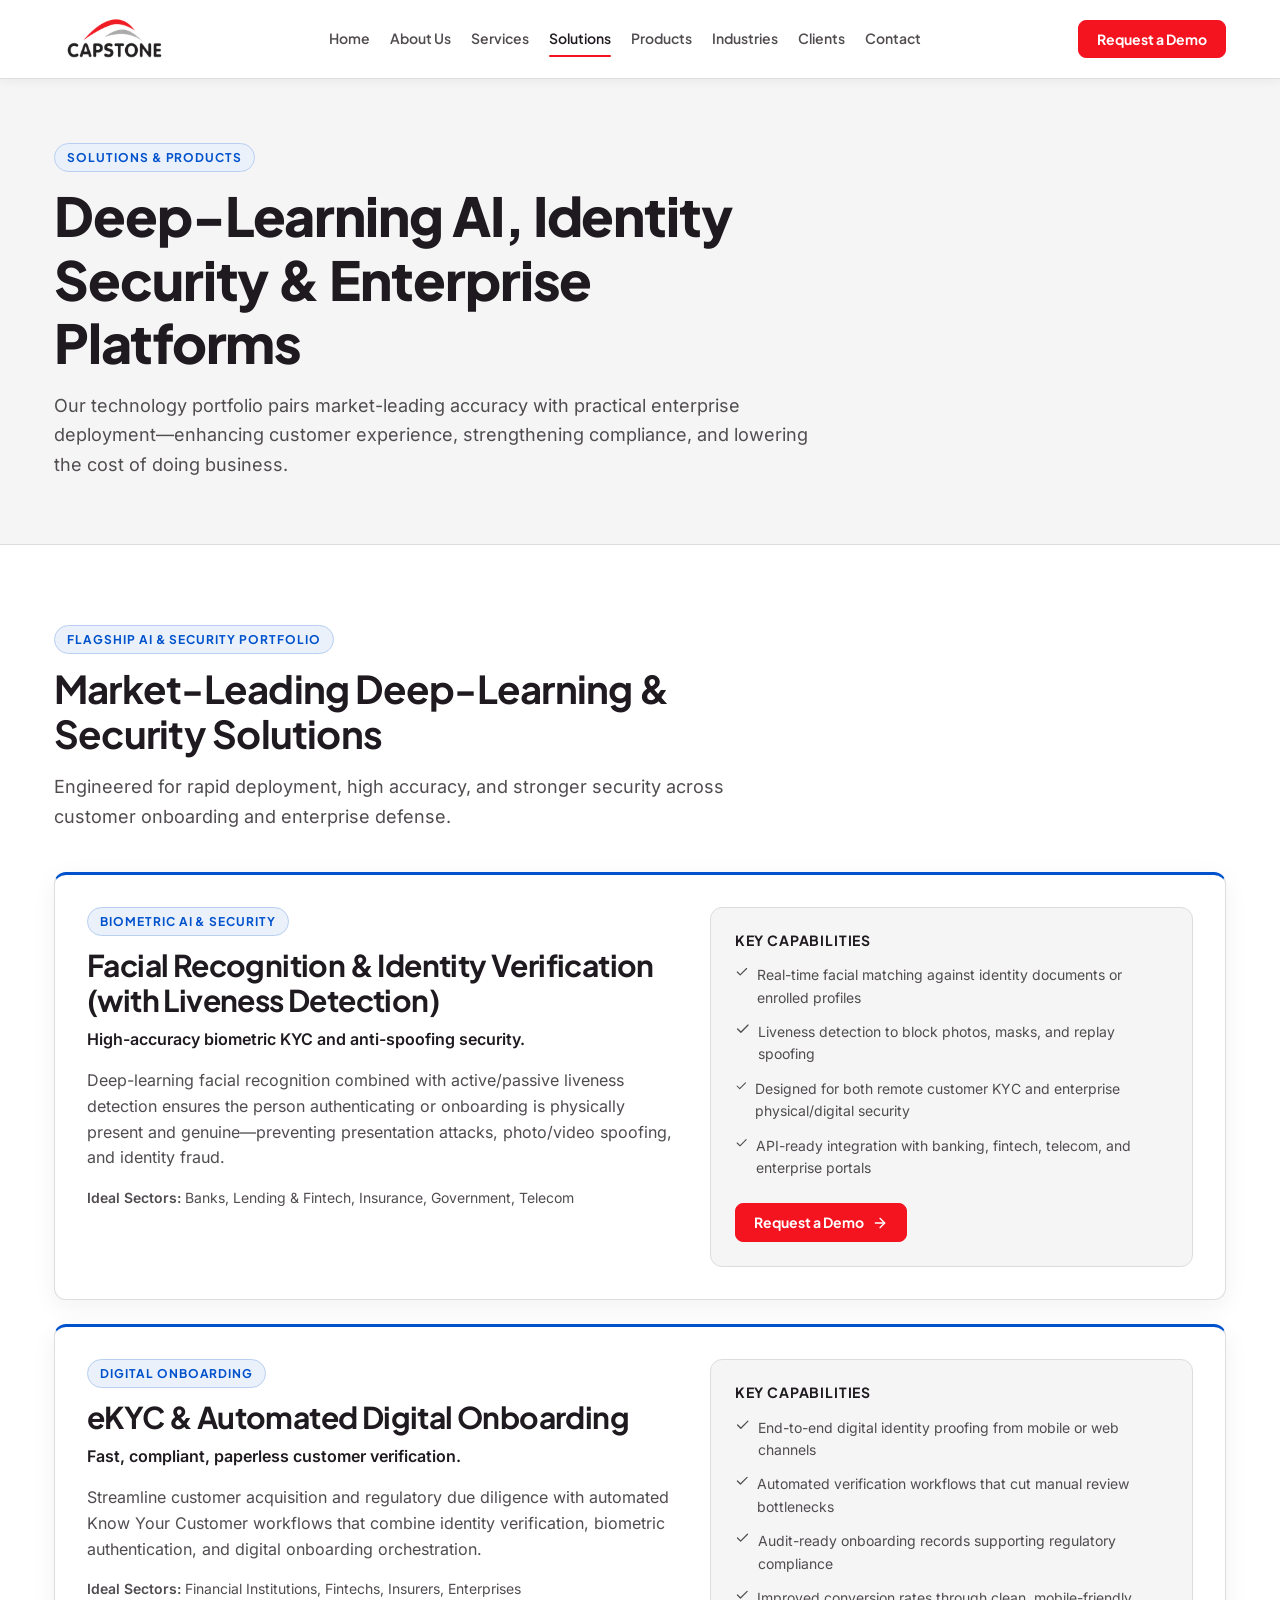
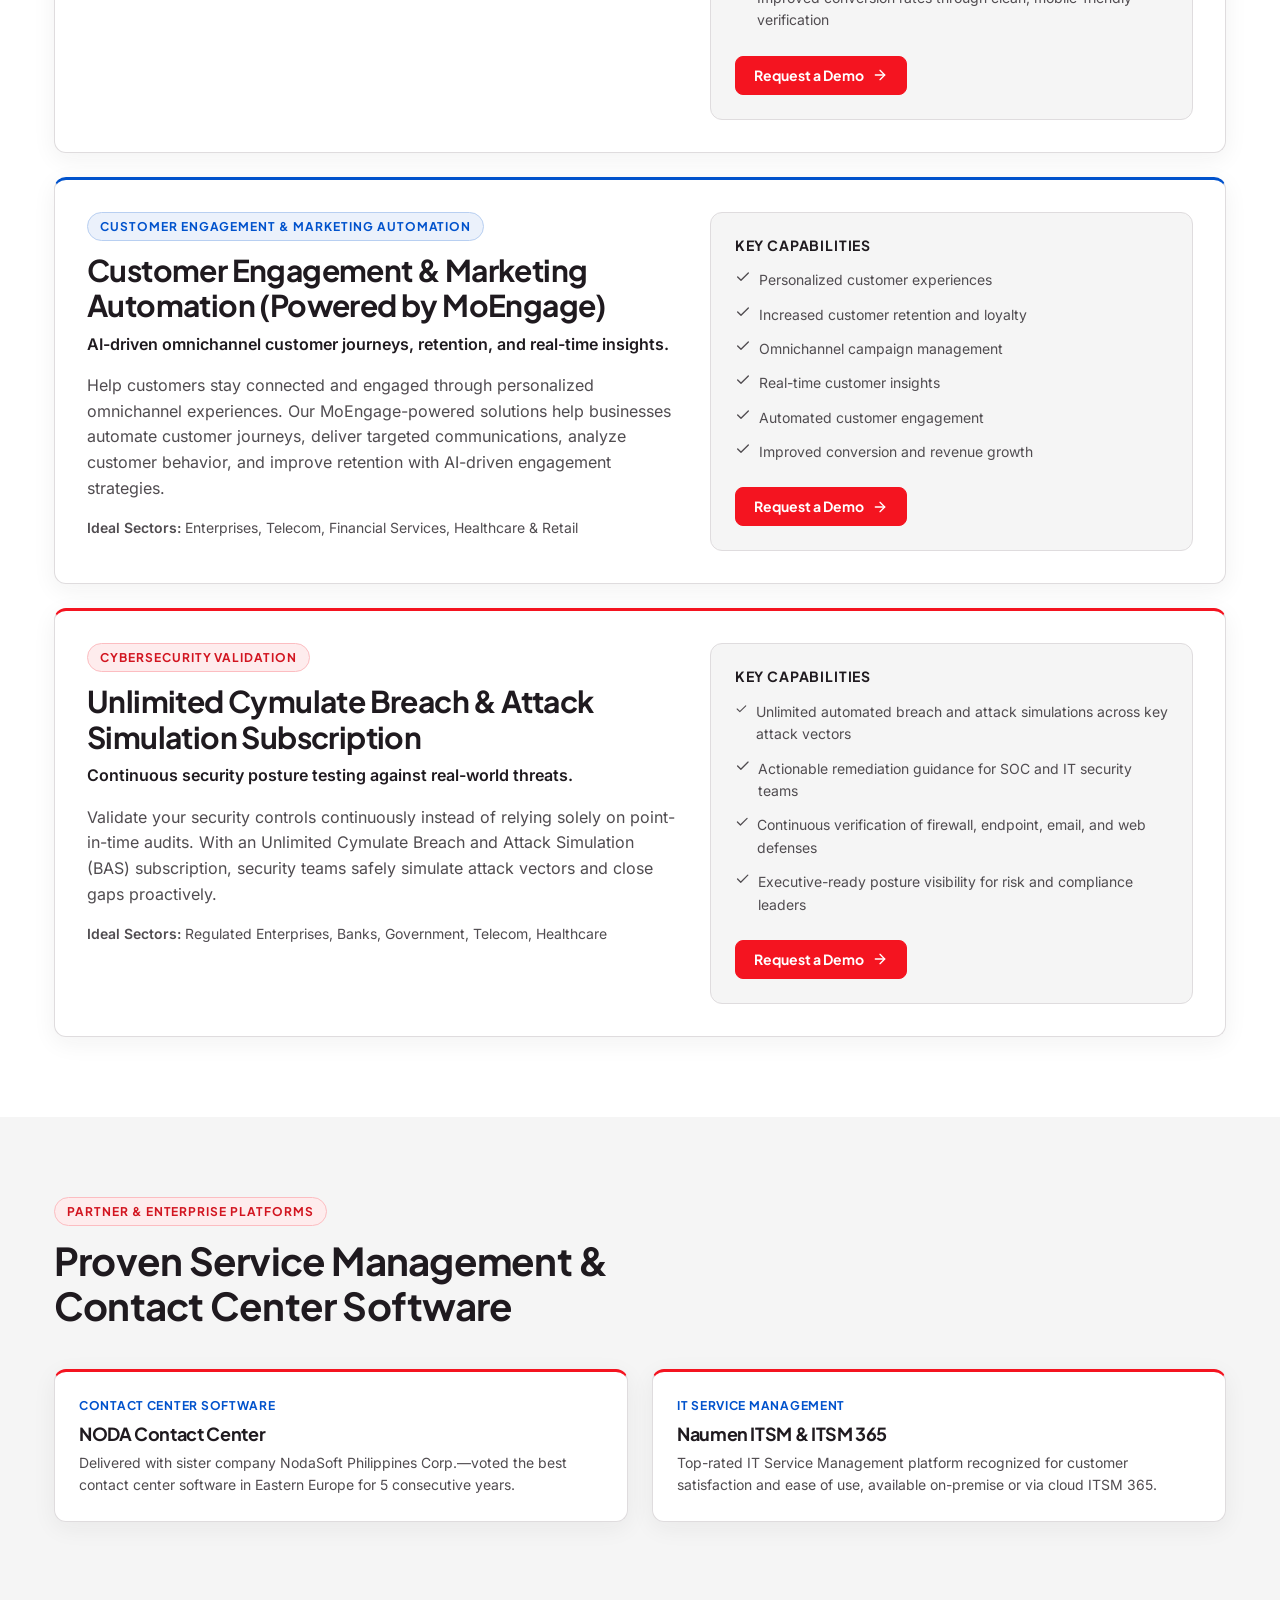
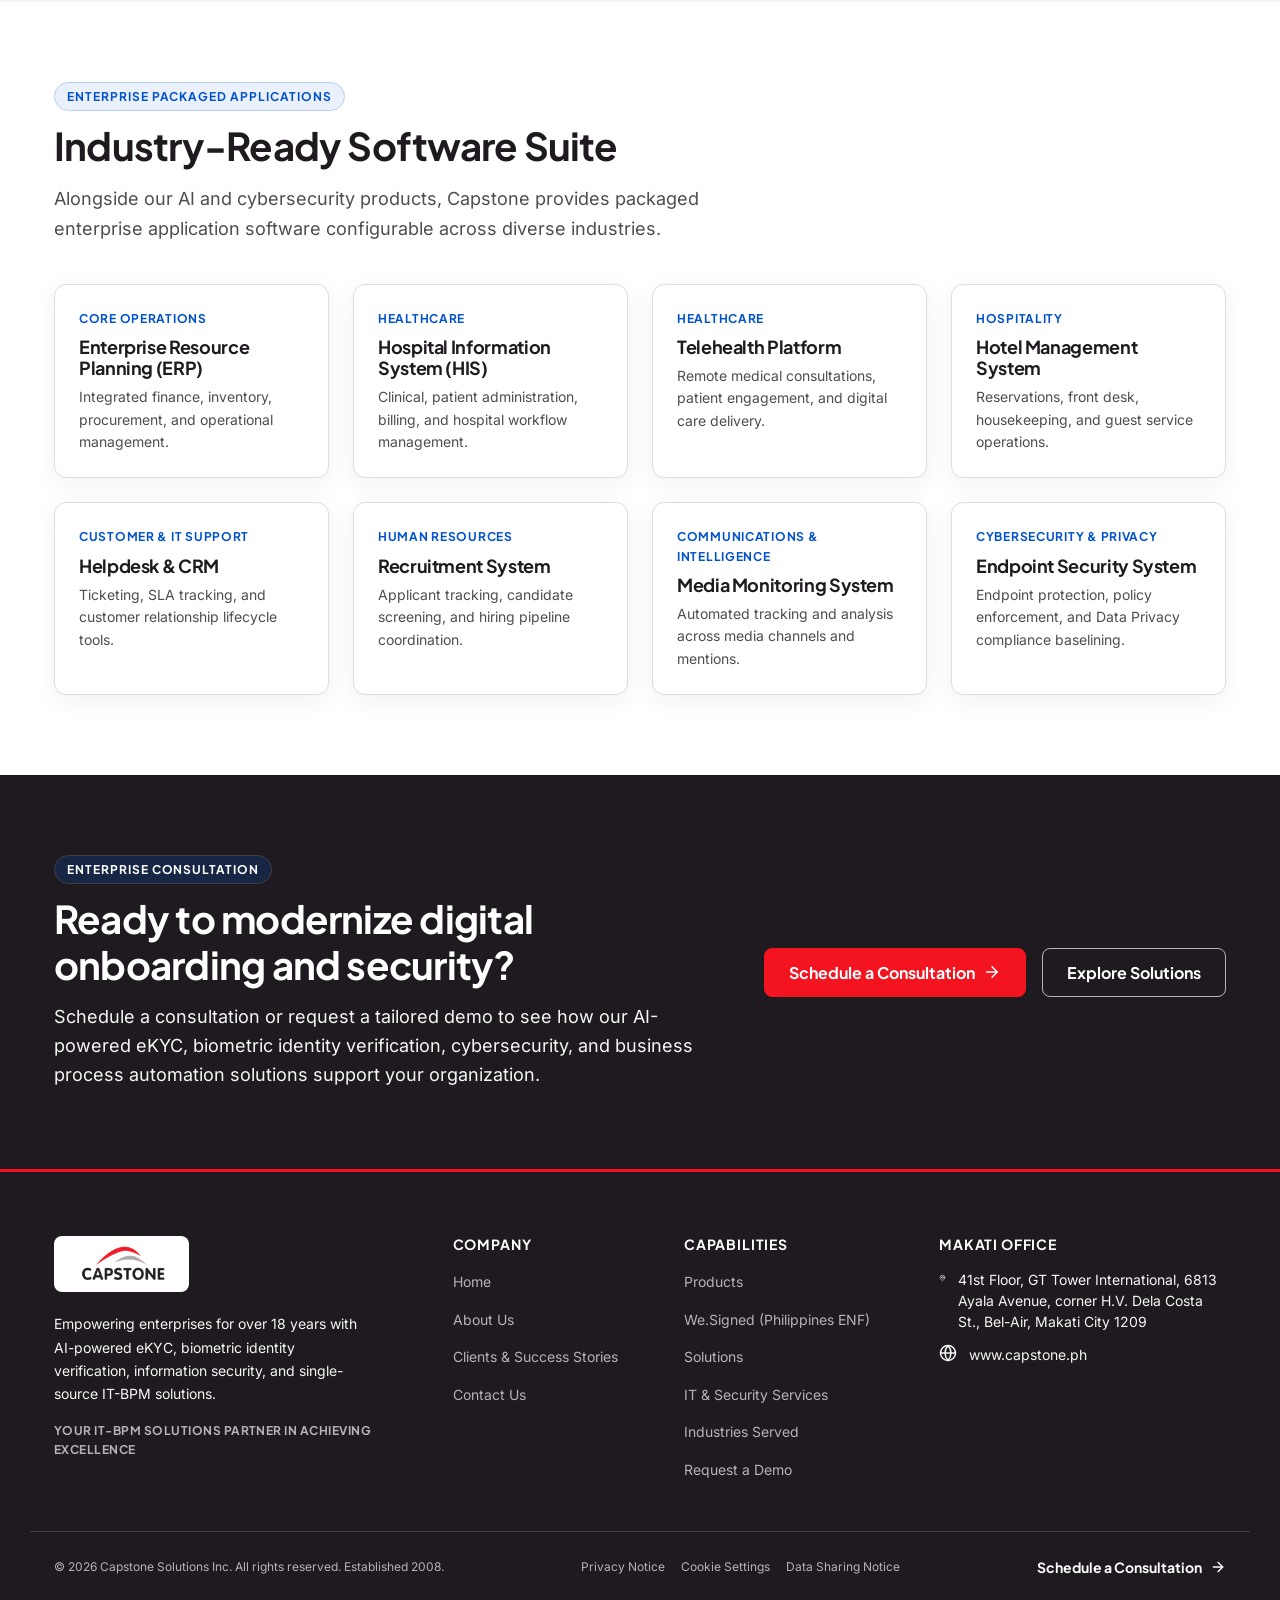
<file: solutions/index.html>
<!DOCTYPE html><html lang="en" data-astro-cid-37fxchfa> <head><meta charset="UTF-8"><meta name="viewport" content="width=device-width, initial-scale=1"><title>Solutions &amp; Products | Capstone Solutions Inc.</title><meta name="description" content="Explore Capstone Solutions Inc. flagship AI and security products: Facial Recognition with Liveness Detection, eKYC &#38; Digital Onboarding, MoEngage Customer Engagement, Unlimited Cymulate BAS, NODA, Naumen ITSM, and enterprise applications."><link rel="canonical" href="https://capstone.ph/solutions/"><link rel="icon" type="image/svg+xml" href="/favicon.svg"><meta property="og:type" content="website"><meta property="og:site_name" content="Capstone Solutions Inc."><meta property="og:title" content="Solutions &#38; Products | Capstone Solutions Inc."><meta property="og:description" content="Explore Capstone Solutions Inc. flagship AI and security products: Facial Recognition with Liveness Detection, eKYC &#38; Digital Onboarding, MoEngage Customer Engagement, Unlimited Cymulate BAS, NODA, Naumen ITSM, and enterprise applications."><meta property="og:url" content="https://capstone.ph/solutions/"><meta name="twitter:card" content="summary"><meta name="twitter:title" content="Solutions &#38; Products | Capstone Solutions Inc."><meta name="twitter:description" content="Explore Capstone Solutions Inc. flagship AI and security products: Facial Recognition with Liveness Detection, eKYC &#38; Digital Onboarding, MoEngage Customer Engagement, Unlimited Cymulate BAS, NODA, Naumen ITSM, and enterprise applications."><link rel="stylesheet" href="/_astro/cookie-settings.lvatCehv.css">
<style>.page-header[data-astro-cid-wu5dj4rx]{padding-block:var(--space-12) var(--space-12);border-bottom:1px solid var(--color-border-subtle)}@media(min-width:1024px){.page-header[data-astro-cid-wu5dj4rx]{padding-block:var(--space-16)}}.page-header__inner[data-astro-cid-wu5dj4rx]{max-width:48rem}.page-header__title[data-astro-cid-wu5dj4rx]{font-size:var(--text-4xl);font-weight:800;margin-bottom:var(--space-4)}.page-header__subtitle[data-astro-cid-wu5dj4rx]{font-size:var(--text-lg);line-height:1.65;color:var(--color-text-secondary)}
.cta-banner__inner[data-astro-cid-3dyr47cn]{display:flex;flex-direction:column;gap:var(--space-8);align-items:flex-start;justify-content:space-between}@media(min-width:960px){.cta-banner__inner[data-astro-cid-3dyr47cn]{flex-direction:row;align-items:center}}.cta-banner__copy[data-astro-cid-3dyr47cn]{max-width:40rem}.cta-banner__desc[data-astro-cid-3dyr47cn]{font-size:var(--text-lg);line-height:1.6}.cta-banner__actions[data-astro-cid-3dyr47cn]{display:flex;flex-wrap:wrap;gap:var(--space-4);flex-shrink:0}
.flagship-stack[data-astro-cid-6dt247gv]{display:flex;flex-direction:column;gap:var(--space-6)}.flagship-card[data-astro-cid-6dt247gv]{display:grid;gap:var(--space-8);padding:var(--space-8);grid-template-columns:repeat(1,minmax(0,1fr));align-items:start}@media(min-width:960px){.flagship-card[data-astro-cid-6dt247gv]{grid-template-columns:1.1fr .9fr}}.flagship-card__title[data-astro-cid-6dt247gv]{font-size:var(--text-2xl);margin-bottom:var(--space-2)}.flagship-card__tagline[data-astro-cid-6dt247gv]{font-weight:600;color:var(--color-text-primary);margin-bottom:var(--space-4)}.flagship-card__fit[data-astro-cid-6dt247gv]{margin-top:var(--space-4);font-size:var(--text-sm)}.flagship-card__side[data-astro-cid-6dt247gv]{background-color:var(--color-bg-section-alt);border:1px solid var(--color-border-subtle);border-radius:var(--radius-lg);padding:var(--space-6)}.flagship-card__caps-heading[data-astro-cid-6dt247gv]{font-size:var(--text-sm);text-transform:uppercase;letter-spacing:.06em;margin-bottom:var(--space-4)}.flagship-card__caps[data-astro-cid-6dt247gv]{display:flex;flex-direction:column;gap:var(--space-3);margin-bottom:var(--space-6)}.flagship-card__cap[data-astro-cid-6dt247gv]{display:flex;align-items:flex-start;gap:var(--space-2);font-size:var(--text-sm);color:var(--color-text-secondary)}.flagship-card__check[data-astro-cid-6dt247gv]{flex-shrink:0;margin-top:3px;color:var(--color-accent-tech)}.software-cat[data-astro-cid-6dt247gv]{font-family:var(--font-display);font-size:var(--text-xs);font-weight:700;letter-spacing:.06em;text-transform:uppercase;color:var(--color-accent-tech);margin-bottom:var(--space-2)}.software-name[data-astro-cid-6dt247gv]{font-size:var(--text-lg);margin-bottom:var(--space-2)}.software-summary[data-astro-cid-6dt247gv]{font-size:var(--text-sm)}
</style></head> <body data-astro-cid-37fxchfa> <a href="#main-content" class="skip-link" data-astro-cid-37fxchfa>Skip to main content</a> <header class="site-header" data-astro-cid-3ef6ksr2> <div class="container site-header__inner" data-astro-cid-3ef6ksr2> <a href="/" class="site-header__brand" aria-label="Capstone Solutions Inc." data-astro-cid-3ef6ksr2> <img src="/_astro/capstone-logo.mWWDbuo2_Z1R6G24.webp" alt="Capstone Solutions Inc." loading="eager" data-astro-cid-3ef6ksr2="true" decoding="async" fetchpriority="auto" width="176" height="69" class="site-header__logo"> </a> <nav class="site-nav" aria-label="Primary navigation" data-astro-cid-3ef6ksr2> <ul class="site-nav__list" data-astro-cid-3ef6ksr2> <li data-astro-cid-3ef6ksr2> <a href="/" class="site-nav__link" data-astro-cid-3ef6ksr2> Home </a> </li><li data-astro-cid-3ef6ksr2> <a href="/about" class="site-nav__link" data-astro-cid-3ef6ksr2> About Us </a> </li><li data-astro-cid-3ef6ksr2> <a href="/services" class="site-nav__link" data-astro-cid-3ef6ksr2> Services </a> </li><li data-astro-cid-3ef6ksr2> <a href="/solutions" class="site-nav__link is-active" aria-current="page" data-astro-cid-3ef6ksr2> Solutions </a> </li><li data-astro-cid-3ef6ksr2> <a href="/products" class="site-nav__link" data-astro-cid-3ef6ksr2> Products </a> </li><li data-astro-cid-3ef6ksr2> <a href="/industries" class="site-nav__link" data-astro-cid-3ef6ksr2> Industries </a> </li><li data-astro-cid-3ef6ksr2> <a href="/clients" class="site-nav__link" data-astro-cid-3ef6ksr2> Clients </a> </li><li data-astro-cid-3ef6ksr2> <a href="/contact" class="site-nav__link" data-astro-cid-3ef6ksr2> Contact </a> </li> </ul> </nav> <div class="site-header__actions" data-astro-cid-3ef6ksr2> <a href="/contact" class="btn btn--primary btn--sm" data-astro-cid-3ef6ksr2> Request a Demo </a> <button type="button" class="mobile-toggle" aria-label="Open navigation menu" aria-expanded="false" aria-controls="mobile-nav-drawer" data-mobile-toggle data-astro-cid-3ef6ksr2> <svg width="24" height="24" viewBox="0 0 24 24" fill="none" stroke="currentColor" stroke-width="2" stroke-linecap="round" stroke-linejoin="round" class aria-hidden="true">            <path d="M4 6h16"></path> <path d="M4 12h16"></path> <path d="M4 18h16"></path>   </svg> </button> </div> </div> <div id="mobile-nav-drawer" class="mobile-drawer" hidden data-mobile-drawer data-astro-cid-3ef6ksr2> <div class="container mobile-drawer__inner" data-astro-cid-3ef6ksr2> <nav aria-label="Mobile navigation" data-astro-cid-3ef6ksr2> <ul class="mobile-drawer__list" data-astro-cid-3ef6ksr2> <li data-astro-cid-3ef6ksr2> <a href="/" class="mobile-drawer__link" data-astro-cid-3ef6ksr2> Home </a> </li><li data-astro-cid-3ef6ksr2> <a href="/about" class="mobile-drawer__link" data-astro-cid-3ef6ksr2> About Us </a> </li><li data-astro-cid-3ef6ksr2> <a href="/services" class="mobile-drawer__link" data-astro-cid-3ef6ksr2> Services </a> </li><li data-astro-cid-3ef6ksr2> <a href="/solutions" class="mobile-drawer__link is-active" aria-current="page" data-astro-cid-3ef6ksr2> Solutions </a> </li><li data-astro-cid-3ef6ksr2> <a href="/products" class="mobile-drawer__link" data-astro-cid-3ef6ksr2> Products </a> </li><li data-astro-cid-3ef6ksr2> <a href="/industries" class="mobile-drawer__link" data-astro-cid-3ef6ksr2> Industries </a> </li><li data-astro-cid-3ef6ksr2> <a href="/clients" class="mobile-drawer__link" data-astro-cid-3ef6ksr2> Clients </a> </li><li data-astro-cid-3ef6ksr2> <a href="/contact" class="mobile-drawer__link" data-astro-cid-3ef6ksr2> Contact </a> </li> </ul> </nav> <div class="mobile-drawer__cta" data-astro-cid-3ef6ksr2> <a href="/contact" class="btn btn--primary" data-astro-cid-3ef6ksr2> Schedule a Consultation </a> </div> </div> </div> </header> <script type="module">const e=document.querySelector("[data-mobile-toggle]"),t=document.querySelector("[data-mobile-drawer]");if(e instanceof HTMLButtonElement&&t instanceof HTMLElement){const a=()=>{t.hidden=!0,e.setAttribute("aria-expanded","false"),e.setAttribute("aria-label","Open navigation menu")};e.addEventListener("click",()=>{e.getAttribute("aria-expanded")==="true"?a():(t.hidden=!1,e.setAttribute("aria-expanded","true"),e.setAttribute("aria-label","Close navigation menu"))}),document.addEventListener("keydown",n=>{n.key==="Escape"&&e.getAttribute("aria-expanded")==="true"&&(a(),e.focus())})}</script>  <main id="main-content" data-astro-cid-37fxchfa>  <section class="page-header section--alt" data-astro-cid-wu5dj4rx> <div class="container" data-astro-cid-wu5dj4rx> <div class="page-header__inner" data-astro-cid-wu5dj4rx> <span class="eyebrow eyebrow--tech" data-astro-cid-wu5dj4rx> Solutions &amp; Products </span> <h1 class="page-header__title" data-astro-cid-wu5dj4rx>Deep-Learning AI, Identity Security &amp; Enterprise Platforms</h1> <p class="page-header__subtitle" data-astro-cid-wu5dj4rx>Our technology portfolio pairs market-leading accuracy with practical enterprise deployment—enhancing customer experience, strengthening compliance, and lowering the cost of doing business.</p> </div> </div> </section>  <section id="flagship-solutions" class="section" data-astro-cid-6dt247gv> <div class="container" data-astro-cid-6dt247gv> <div class="section-header" data-astro-cid-6dt247gv> <span class="eyebrow eyebrow--tech" data-astro-cid-6dt247gv>Flagship AI & Security Portfolio</span> <h2 class="section-title" data-astro-cid-6dt247gv>Market-Leading Deep-Learning & Security Solutions</h2> <p class="section-subtitle" data-astro-cid-6dt247gv>
Engineered for rapid deployment, high accuracy, and stronger security across customer onboarding and enterprise defense.
</p> </div> <div class="flagship-stack" data-astro-cid-6dt247gv> <article id="facial-recognition-liveness" class="card flagship-card card--accent-tech" data-astro-cid-6dt247gv> <div class="flagship-card__main" data-astro-cid-6dt247gv> <span class="eyebrow eyebrow--tech" data-astro-cid-6dt247gv> Biometric AI &amp; Security </span> <h3 class="flagship-card__title" data-astro-cid-6dt247gv>Facial Recognition &amp; Identity Verification (with Liveness Detection)</h3> <p class="flagship-card__tagline" data-astro-cid-6dt247gv>High-accuracy biometric KYC and anti-spoofing security.</p> <p data-astro-cid-6dt247gv>Deep-learning facial recognition combined with active/passive liveness detection ensures the person authenticating or onboarding is physically present and genuine—preventing presentation attacks, photo/video spoofing, and identity fraud.</p> <p class="flagship-card__fit" data-astro-cid-6dt247gv> <strong data-astro-cid-6dt247gv>Ideal Sectors:</strong> Banks, Lending &amp; Fintech, Insurance, Government, Telecom </p> </div> <div class="flagship-card__side" data-astro-cid-6dt247gv> <h4 class="flagship-card__caps-heading" data-astro-cid-6dt247gv>Key Capabilities</h4> <ul class="flagship-card__caps" data-astro-cid-6dt247gv> <li class="flagship-card__cap" data-astro-cid-6dt247gv> <svg width="16" height="16" viewBox="0 0 24 24" fill="none" stroke="currentColor" stroke-width="2" stroke-linecap="round" stroke-linejoin="round" class="flagship-card__check" aria-hidden="true">     <path d="M20 6 9 17l-5-5"></path>        </svg> <span data-astro-cid-6dt247gv>Real-time facial matching against identity documents or enrolled profiles</span> </li><li class="flagship-card__cap" data-astro-cid-6dt247gv> <svg width="16" height="16" viewBox="0 0 24 24" fill="none" stroke="currentColor" stroke-width="2" stroke-linecap="round" stroke-linejoin="round" class="flagship-card__check" aria-hidden="true">     <path d="M20 6 9 17l-5-5"></path>        </svg> <span data-astro-cid-6dt247gv>Liveness detection to block photos, masks, and replay spoofing</span> </li><li class="flagship-card__cap" data-astro-cid-6dt247gv> <svg width="16" height="16" viewBox="0 0 24 24" fill="none" stroke="currentColor" stroke-width="2" stroke-linecap="round" stroke-linejoin="round" class="flagship-card__check" aria-hidden="true">     <path d="M20 6 9 17l-5-5"></path>        </svg> <span data-astro-cid-6dt247gv>Designed for both remote customer KYC and enterprise physical/digital security</span> </li><li class="flagship-card__cap" data-astro-cid-6dt247gv> <svg width="16" height="16" viewBox="0 0 24 24" fill="none" stroke="currentColor" stroke-width="2" stroke-linecap="round" stroke-linejoin="round" class="flagship-card__check" aria-hidden="true">     <path d="M20 6 9 17l-5-5"></path>        </svg> <span data-astro-cid-6dt247gv>API-ready integration with banking, fintech, telecom, and enterprise portals</span> </li> </ul> <a href="/contact" class="btn btn--primary btn--sm" data-astro-cid-6dt247gv> Request a Demo <svg width="16" height="16" viewBox="0 0 24 24" fill="none" stroke="currentColor" stroke-width="2" stroke-linecap="round" stroke-linejoin="round" class aria-hidden="true">       <path d="M5 12h14"></path> <path d="m12 5 7 7-7 7"></path>        </svg> </a> </div> </article><article id="ekyc-digital-onboarding" class="card flagship-card card--accent-tech" data-astro-cid-6dt247gv> <div class="flagship-card__main" data-astro-cid-6dt247gv> <span class="eyebrow eyebrow--tech" data-astro-cid-6dt247gv> Digital Onboarding </span> <h3 class="flagship-card__title" data-astro-cid-6dt247gv>eKYC &amp; Automated Digital Onboarding</h3> <p class="flagship-card__tagline" data-astro-cid-6dt247gv>Fast, compliant, paperless customer verification.</p> <p data-astro-cid-6dt247gv>Streamline customer acquisition and regulatory due diligence with automated Know Your Customer workflows that combine identity verification, biometric authentication, and digital onboarding orchestration.</p> <p class="flagship-card__fit" data-astro-cid-6dt247gv> <strong data-astro-cid-6dt247gv>Ideal Sectors:</strong> Financial Institutions, Fintechs, Insurers, Enterprises </p> </div> <div class="flagship-card__side" data-astro-cid-6dt247gv> <h4 class="flagship-card__caps-heading" data-astro-cid-6dt247gv>Key Capabilities</h4> <ul class="flagship-card__caps" data-astro-cid-6dt247gv> <li class="flagship-card__cap" data-astro-cid-6dt247gv> <svg width="16" height="16" viewBox="0 0 24 24" fill="none" stroke="currentColor" stroke-width="2" stroke-linecap="round" stroke-linejoin="round" class="flagship-card__check" aria-hidden="true">     <path d="M20 6 9 17l-5-5"></path>        </svg> <span data-astro-cid-6dt247gv>End-to-end digital identity proofing from mobile or web channels</span> </li><li class="flagship-card__cap" data-astro-cid-6dt247gv> <svg width="16" height="16" viewBox="0 0 24 24" fill="none" stroke="currentColor" stroke-width="2" stroke-linecap="round" stroke-linejoin="round" class="flagship-card__check" aria-hidden="true">     <path d="M20 6 9 17l-5-5"></path>        </svg> <span data-astro-cid-6dt247gv>Automated verification workflows that cut manual review bottlenecks</span> </li><li class="flagship-card__cap" data-astro-cid-6dt247gv> <svg width="16" height="16" viewBox="0 0 24 24" fill="none" stroke="currentColor" stroke-width="2" stroke-linecap="round" stroke-linejoin="round" class="flagship-card__check" aria-hidden="true">     <path d="M20 6 9 17l-5-5"></path>        </svg> <span data-astro-cid-6dt247gv>Audit-ready onboarding records supporting regulatory compliance</span> </li><li class="flagship-card__cap" data-astro-cid-6dt247gv> <svg width="16" height="16" viewBox="0 0 24 24" fill="none" stroke="currentColor" stroke-width="2" stroke-linecap="round" stroke-linejoin="round" class="flagship-card__check" aria-hidden="true">     <path d="M20 6 9 17l-5-5"></path>        </svg> <span data-astro-cid-6dt247gv>Improved conversion rates through clean, mobile-friendly verification</span> </li> </ul> <a href="/contact" class="btn btn--primary btn--sm" data-astro-cid-6dt247gv> Request a Demo <svg width="16" height="16" viewBox="0 0 24 24" fill="none" stroke="currentColor" stroke-width="2" stroke-linecap="round" stroke-linejoin="round" class aria-hidden="true">       <path d="M5 12h14"></path> <path d="m12 5 7 7-7 7"></path>        </svg> </a> </div> </article><article id="moengage-customer-engagement" class="card flagship-card card--accent-tech" data-astro-cid-6dt247gv> <div class="flagship-card__main" data-astro-cid-6dt247gv> <span class="eyebrow eyebrow--tech" data-astro-cid-6dt247gv> Customer Engagement &amp; Marketing Automation </span> <h3 class="flagship-card__title" data-astro-cid-6dt247gv>Customer Engagement &amp; Marketing Automation (Powered by MoEngage)</h3> <p class="flagship-card__tagline" data-astro-cid-6dt247gv>AI-driven omnichannel customer journeys, retention, and real-time insights.</p> <p data-astro-cid-6dt247gv>Help customers stay connected and engaged through personalized omnichannel experiences. Our MoEngage-powered solutions help businesses automate customer journeys, deliver targeted communications, analyze customer behavior, and improve retention with AI-driven engagement strategies.</p> <p class="flagship-card__fit" data-astro-cid-6dt247gv> <strong data-astro-cid-6dt247gv>Ideal Sectors:</strong> Enterprises, Telecom, Financial Services, Healthcare &amp; Retail </p> </div> <div class="flagship-card__side" data-astro-cid-6dt247gv> <h4 class="flagship-card__caps-heading" data-astro-cid-6dt247gv>Key Capabilities</h4> <ul class="flagship-card__caps" data-astro-cid-6dt247gv> <li class="flagship-card__cap" data-astro-cid-6dt247gv> <svg width="16" height="16" viewBox="0 0 24 24" fill="none" stroke="currentColor" stroke-width="2" stroke-linecap="round" stroke-linejoin="round" class="flagship-card__check" aria-hidden="true">     <path d="M20 6 9 17l-5-5"></path>        </svg> <span data-astro-cid-6dt247gv>Personalized customer experiences</span> </li><li class="flagship-card__cap" data-astro-cid-6dt247gv> <svg width="16" height="16" viewBox="0 0 24 24" fill="none" stroke="currentColor" stroke-width="2" stroke-linecap="round" stroke-linejoin="round" class="flagship-card__check" aria-hidden="true">     <path d="M20 6 9 17l-5-5"></path>        </svg> <span data-astro-cid-6dt247gv>Increased customer retention and loyalty</span> </li><li class="flagship-card__cap" data-astro-cid-6dt247gv> <svg width="16" height="16" viewBox="0 0 24 24" fill="none" stroke="currentColor" stroke-width="2" stroke-linecap="round" stroke-linejoin="round" class="flagship-card__check" aria-hidden="true">     <path d="M20 6 9 17l-5-5"></path>        </svg> <span data-astro-cid-6dt247gv>Omnichannel campaign management</span> </li><li class="flagship-card__cap" data-astro-cid-6dt247gv> <svg width="16" height="16" viewBox="0 0 24 24" fill="none" stroke="currentColor" stroke-width="2" stroke-linecap="round" stroke-linejoin="round" class="flagship-card__check" aria-hidden="true">     <path d="M20 6 9 17l-5-5"></path>        </svg> <span data-astro-cid-6dt247gv>Real-time customer insights</span> </li><li class="flagship-card__cap" data-astro-cid-6dt247gv> <svg width="16" height="16" viewBox="0 0 24 24" fill="none" stroke="currentColor" stroke-width="2" stroke-linecap="round" stroke-linejoin="round" class="flagship-card__check" aria-hidden="true">     <path d="M20 6 9 17l-5-5"></path>        </svg> <span data-astro-cid-6dt247gv>Automated customer engagement</span> </li><li class="flagship-card__cap" data-astro-cid-6dt247gv> <svg width="16" height="16" viewBox="0 0 24 24" fill="none" stroke="currentColor" stroke-width="2" stroke-linecap="round" stroke-linejoin="round" class="flagship-card__check" aria-hidden="true">     <path d="M20 6 9 17l-5-5"></path>        </svg> <span data-astro-cid-6dt247gv>Improved conversion and revenue growth</span> </li> </ul> <a href="/contact" class="btn btn--primary btn--sm" data-astro-cid-6dt247gv> Request a Demo <svg width="16" height="16" viewBox="0 0 24 24" fill="none" stroke="currentColor" stroke-width="2" stroke-linecap="round" stroke-linejoin="round" class aria-hidden="true">       <path d="M5 12h14"></path> <path d="m12 5 7 7-7 7"></path>        </svg> </a> </div> </article><article id="cymulate-bas" class="card flagship-card card--accent-brand" data-astro-cid-6dt247gv> <div class="flagship-card__main" data-astro-cid-6dt247gv> <span class="eyebrow eyebrow--brand" data-astro-cid-6dt247gv> Cybersecurity Validation </span> <h3 class="flagship-card__title" data-astro-cid-6dt247gv>Unlimited Cymulate Breach &amp; Attack Simulation Subscription</h3> <p class="flagship-card__tagline" data-astro-cid-6dt247gv>Continuous security posture testing against real-world threats.</p> <p data-astro-cid-6dt247gv>Validate your security controls continuously instead of relying solely on point-in-time audits. With an Unlimited Cymulate Breach and Attack Simulation (BAS) subscription, security teams safely simulate attack vectors and close gaps proactively.</p> <p class="flagship-card__fit" data-astro-cid-6dt247gv> <strong data-astro-cid-6dt247gv>Ideal Sectors:</strong> Regulated Enterprises, Banks, Government, Telecom, Healthcare </p> </div> <div class="flagship-card__side" data-astro-cid-6dt247gv> <h4 class="flagship-card__caps-heading" data-astro-cid-6dt247gv>Key Capabilities</h4> <ul class="flagship-card__caps" data-astro-cid-6dt247gv> <li class="flagship-card__cap" data-astro-cid-6dt247gv> <svg width="16" height="16" viewBox="0 0 24 24" fill="none" stroke="currentColor" stroke-width="2" stroke-linecap="round" stroke-linejoin="round" class="flagship-card__check" aria-hidden="true">     <path d="M20 6 9 17l-5-5"></path>        </svg> <span data-astro-cid-6dt247gv>Unlimited automated breach and attack simulations across key attack vectors</span> </li><li class="flagship-card__cap" data-astro-cid-6dt247gv> <svg width="16" height="16" viewBox="0 0 24 24" fill="none" stroke="currentColor" stroke-width="2" stroke-linecap="round" stroke-linejoin="round" class="flagship-card__check" aria-hidden="true">     <path d="M20 6 9 17l-5-5"></path>        </svg> <span data-astro-cid-6dt247gv>Actionable remediation guidance for SOC and IT security teams</span> </li><li class="flagship-card__cap" data-astro-cid-6dt247gv> <svg width="16" height="16" viewBox="0 0 24 24" fill="none" stroke="currentColor" stroke-width="2" stroke-linecap="round" stroke-linejoin="round" class="flagship-card__check" aria-hidden="true">     <path d="M20 6 9 17l-5-5"></path>        </svg> <span data-astro-cid-6dt247gv>Continuous verification of firewall, endpoint, email, and web defenses</span> </li><li class="flagship-card__cap" data-astro-cid-6dt247gv> <svg width="16" height="16" viewBox="0 0 24 24" fill="none" stroke="currentColor" stroke-width="2" stroke-linecap="round" stroke-linejoin="round" class="flagship-card__check" aria-hidden="true">     <path d="M20 6 9 17l-5-5"></path>        </svg> <span data-astro-cid-6dt247gv>Executive-ready posture visibility for risk and compliance leaders</span> </li> </ul> <a href="/contact" class="btn btn--primary btn--sm" data-astro-cid-6dt247gv> Request a Demo <svg width="16" height="16" viewBox="0 0 24 24" fill="none" stroke="currentColor" stroke-width="2" stroke-linecap="round" stroke-linejoin="round" class aria-hidden="true">       <path d="M5 12h14"></path> <path d="m12 5 7 7-7 7"></path>        </svg> </a> </div> </article> </div> </div> </section> <section class="section section--alt" data-astro-cid-6dt247gv> <div class="container" data-astro-cid-6dt247gv> <div class="section-header" data-astro-cid-6dt247gv> <span class="eyebrow eyebrow--brand" data-astro-cid-6dt247gv>Partner &amp; Enterprise Platforms</span> <h2 class="section-title" data-astro-cid-6dt247gv>Proven Service Management &amp; Contact Center Software</h2> </div> <div class="grid grid--2" data-astro-cid-6dt247gv> <article class="card card--accent-brand" data-astro-cid-6dt247gv> <p class="software-cat" data-astro-cid-6dt247gv>Contact Center Software</p> <h3 class="software-name" data-astro-cid-6dt247gv>NODA Contact Center</h3> <p class="software-summary" data-astro-cid-6dt247gv>Delivered with sister company NodaSoft Philippines Corp.—voted the best contact center software in Eastern Europe for 5 consecutive years.</p> </article><article class="card card--accent-brand" data-astro-cid-6dt247gv> <p class="software-cat" data-astro-cid-6dt247gv>IT Service Management</p> <h3 class="software-name" data-astro-cid-6dt247gv>Naumen ITSM &amp; ITSM 365</h3> <p class="software-summary" data-astro-cid-6dt247gv>Top-rated IT Service Management platform recognized for customer satisfaction and ease of use, available on-premise or via cloud ITSM 365.</p> </article> </div> </div> </section> <section class="section" data-astro-cid-6dt247gv> <div class="container" data-astro-cid-6dt247gv> <div class="section-header" data-astro-cid-6dt247gv> <span class="eyebrow eyebrow--tech" data-astro-cid-6dt247gv>Enterprise Packaged Applications</span> <h2 class="section-title" data-astro-cid-6dt247gv>Industry-Ready Software Suite</h2> <p class="section-subtitle" data-astro-cid-6dt247gv>Alongside our AI and cybersecurity products, Capstone provides packaged enterprise application software configurable across diverse industries.</p> </div> <div class="grid grid--4" data-astro-cid-6dt247gv> <article class="card" data-astro-cid-6dt247gv> <p class="software-cat" data-astro-cid-6dt247gv>Core Operations</p> <h3 class="software-name" data-astro-cid-6dt247gv>Enterprise Resource Planning (ERP)</h3> <p class="software-summary" data-astro-cid-6dt247gv>Integrated finance, inventory, procurement, and operational management.</p> </article><article class="card" data-astro-cid-6dt247gv> <p class="software-cat" data-astro-cid-6dt247gv>Healthcare</p> <h3 class="software-name" data-astro-cid-6dt247gv>Hospital Information System (HIS)</h3> <p class="software-summary" data-astro-cid-6dt247gv>Clinical, patient administration, billing, and hospital workflow management.</p> </article><article class="card" data-astro-cid-6dt247gv> <p class="software-cat" data-astro-cid-6dt247gv>Healthcare</p> <h3 class="software-name" data-astro-cid-6dt247gv>Telehealth Platform</h3> <p class="software-summary" data-astro-cid-6dt247gv>Remote medical consultations, patient engagement, and digital care delivery.</p> </article><article class="card" data-astro-cid-6dt247gv> <p class="software-cat" data-astro-cid-6dt247gv>Hospitality</p> <h3 class="software-name" data-astro-cid-6dt247gv>Hotel Management System</h3> <p class="software-summary" data-astro-cid-6dt247gv>Reservations, front desk, housekeeping, and guest service operations.</p> </article><article class="card" data-astro-cid-6dt247gv> <p class="software-cat" data-astro-cid-6dt247gv>Customer &amp; IT Support</p> <h3 class="software-name" data-astro-cid-6dt247gv>Helpdesk &amp; CRM</h3> <p class="software-summary" data-astro-cid-6dt247gv>Ticketing, SLA tracking, and customer relationship lifecycle tools.</p> </article><article class="card" data-astro-cid-6dt247gv> <p class="software-cat" data-astro-cid-6dt247gv>Human Resources</p> <h3 class="software-name" data-astro-cid-6dt247gv>Recruitment System</h3> <p class="software-summary" data-astro-cid-6dt247gv>Applicant tracking, candidate screening, and hiring pipeline coordination.</p> </article><article class="card" data-astro-cid-6dt247gv> <p class="software-cat" data-astro-cid-6dt247gv>Communications &amp; Intelligence</p> <h3 class="software-name" data-astro-cid-6dt247gv>Media Monitoring System</h3> <p class="software-summary" data-astro-cid-6dt247gv>Automated tracking and analysis across media channels and mentions.</p> </article><article class="card" data-astro-cid-6dt247gv> <p class="software-cat" data-astro-cid-6dt247gv>Cybersecurity &amp; Privacy</p> <h3 class="software-name" data-astro-cid-6dt247gv>Endpoint Security System</h3> <p class="software-summary" data-astro-cid-6dt247gv>Endpoint protection, policy enforcement, and Data Privacy compliance baselining.</p> </article> </div> </div> </section> <section class="section section--dark cta-banner" data-astro-cid-3dyr47cn> <div class="container cta-banner__inner" data-astro-cid-3dyr47cn> <div class="cta-banner__copy" data-astro-cid-3dyr47cn> <span class="eyebrow eyebrow--dark" data-astro-cid-3dyr47cn>Enterprise Consultation</span> <h2 class="section-title" data-astro-cid-3dyr47cn>Ready to modernize digital onboarding and security?</h2> <p class="cta-banner__desc" data-astro-cid-3dyr47cn>Schedule a consultation or request a tailored demo to see how our AI-powered eKYC, biometric identity verification, cybersecurity, and business process automation solutions support your organization.</p> </div> <div class="cta-banner__actions" data-astro-cid-3dyr47cn> <a href="/contact" class="btn btn--primary" data-astro-cid-3dyr47cn> Schedule a Consultation <svg width="18" height="18" viewBox="0 0 24 24" fill="none" stroke="currentColor" stroke-width="2" stroke-linecap="round" stroke-linejoin="round" class aria-hidden="true">       <path d="M5 12h14"></path> <path d="m12 5 7 7-7 7"></path>        </svg> </a> <a href="/solutions" class="btn btn--ghost-light" data-astro-cid-3dyr47cn> Explore Solutions </a> </div> </div> </section>   </main> <footer class="site-footer section--dark" data-astro-cid-sz7xmlte> <div class="container site-footer__grid" data-astro-cid-sz7xmlte> <div class="site-footer__brand-col" data-astro-cid-sz7xmlte> <a href="/" class="site-footer__logo-pill" aria-label="Capstone Solutions Inc." data-astro-cid-sz7xmlte> <img src="/_astro/capstone-logo.mWWDbuo2_18FJ9M.webp" alt="Capstone Solutions Inc." data-astro-cid-sz7xmlte="true" loading="lazy" decoding="async" fetchpriority="auto" width="160" height="62" class="site-footer__logo"> </a> <p class="site-footer__summary" data-astro-cid-sz7xmlte>Empowering enterprises for over 18 years with AI-powered eKYC, biometric identity verification, information security, and single-source IT-BPM solutions.</p> <p class="site-footer__tagline" data-astro-cid-sz7xmlte>Your IT-BPM Solutions Partner in Achieving Excellence</p> </div> <div class="site-footer__col" data-astro-cid-sz7xmlte> <h2 class="site-footer__heading" data-astro-cid-sz7xmlte>Company</h2> <ul class="site-footer__links" data-astro-cid-sz7xmlte> <li data-astro-cid-sz7xmlte> <a href="/" class="site-footer__link" data-astro-cid-sz7xmlte> Home </a> </li><li data-astro-cid-sz7xmlte> <a href="/about" class="site-footer__link" data-astro-cid-sz7xmlte> About Us </a> </li><li data-astro-cid-sz7xmlte> <a href="/clients" class="site-footer__link" data-astro-cid-sz7xmlte> Clients &amp; Success Stories </a> </li><li data-astro-cid-sz7xmlte> <a href="/contact" class="site-footer__link" data-astro-cid-sz7xmlte> Contact Us </a> </li> </ul> </div><div class="site-footer__col" data-astro-cid-sz7xmlte> <h2 class="site-footer__heading" data-astro-cid-sz7xmlte>Capabilities</h2> <ul class="site-footer__links" data-astro-cid-sz7xmlte> <li data-astro-cid-sz7xmlte> <a href="/products" class="site-footer__link" data-astro-cid-sz7xmlte> Products </a> </li><li data-astro-cid-sz7xmlte> <a href="https://enotary.capstone.ph" class="site-footer__link" target="_blank" rel="noopener noreferrer" data-astro-cid-sz7xmlte> We.Signed (Philippines ENF) </a> </li><li data-astro-cid-sz7xmlte> <a href="/solutions" class="site-footer__link" data-astro-cid-sz7xmlte> Solutions </a> </li><li data-astro-cid-sz7xmlte> <a href="/services" class="site-footer__link" data-astro-cid-sz7xmlte> IT &amp; Security Services </a> </li><li data-astro-cid-sz7xmlte> <a href="/industries" class="site-footer__link" data-astro-cid-sz7xmlte> Industries Served </a> </li><li data-astro-cid-sz7xmlte> <a href="/contact" class="site-footer__link" data-astro-cid-sz7xmlte> Request a Demo </a> </li> </ul> </div> <div class="site-footer__col" data-astro-cid-sz7xmlte> <h2 class="site-footer__heading" data-astro-cid-sz7xmlte>Makati Office</h2> <ul class="site-footer__contact" data-astro-cid-sz7xmlte> <li class="site-footer__contact-item" data-astro-cid-sz7xmlte> <svg width="18" height="18" viewBox="0 0 24 24" fill="none" stroke="currentColor" stroke-width="2" stroke-linecap="round" stroke-linejoin="round" class="site-footer__icon" aria-hidden="true">         <path d="M20 10c0 6-8 12-8 12s-8-6-8-12a8 8 0 0 1 16 0z"></path> <circle cx="12" cy="10" r="3"></circle>      </svg> <span data-astro-cid-sz7xmlte>41st Floor, GT Tower International, 6813 Ayala Avenue, corner H.V. Dela Costa St., Bel-Air, Makati City 1209</span> </li> <li class="site-footer__contact-item" data-astro-cid-sz7xmlte> <svg width="18" height="18" viewBox="0 0 24 24" fill="none" stroke="currentColor" stroke-width="2" stroke-linecap="round" stroke-linejoin="round" class="site-footer__icon" aria-hidden="true">          <circle cx="12" cy="12" r="10"></circle> <path d="M2 12h20"></path> <path d="M12 2a15.3 15.3 0 0 1 4 10 15.3 15.3 0 0 1-4 10 15.3 15.3 0 0 1-4-10 15.3 15.3 0 0 1 4-10z"></path>     </svg> <span data-astro-cid-sz7xmlte>www.capstone.ph</span> </li> </ul> </div> </div> <div class="container site-footer__bottom" data-astro-cid-sz7xmlte> <p class="site-footer__copyright" data-astro-cid-sz7xmlte>
&copy; 2026 Capstone Solutions Inc. All rights reserved. Established 2008.
</p> <nav class="site-footer__legal" aria-label="Legal notices" data-astro-cid-sz7xmlte> <a href="/privacy-notice" class="site-footer__legal-link" data-astro-cid-sz7xmlte> Privacy Notice </a><a href="/cookie-settings" class="site-footer__legal-link" data-astro-cid-sz7xmlte> Cookie Settings </a><a href="/data-sharing-notice" class="site-footer__legal-link" data-astro-cid-sz7xmlte> Data Sharing Notice </a> </nav> <a href="/contact" class="site-footer__cta-link" data-astro-cid-sz7xmlte> Schedule a Consultation <svg width="16" height="16" viewBox="0 0 24 24" fill="none" stroke="currentColor" stroke-width="2" stroke-linecap="round" stroke-linejoin="round" class aria-hidden="true">       <path d="M5 12h14"></path> <path d="m12 5 7 7-7 7"></path>        </svg> </a> </div> </footer>  </body></html>
</file>
<file: _astro/cookie-settings.lvatCehv.css>
@font-face{font-family:Plus Jakarta Sans;font-style:normal;font-display:swap;font-weight:600;src:url([data-uri]) format("woff2"),url([data-uri]) format("woff");unicode-range:U+0460-052F,U+1C80-1C8A,U+20B4,U+2DE0-2DFF,U+A640-A69F,U+FE2E-FE2F}@font-face{font-family:Plus Jakarta Sans;font-style:normal;font-display:swap;font-weight:600;src:url(/_astro/plus-jakarta-sans-vietnamese-600-normal.Y4VTTRme.woff2) format("woff2"),url(/_astro/plus-jakarta-sans-vietnamese-600-normal.5YsyKbU1.woff) format("woff");unicode-range:U+0102-0103,U+0110-0111,U+0128-0129,U+0168-0169,U+01A0-01A1,U+01AF-01B0,U+0300-0301,U+0303-0304,U+0308-0309,U+0323,U+0329,U+1EA0-1EF9,U+20AB}@font-face{font-family:Plus Jakarta Sans;font-style:normal;font-display:swap;font-weight:600;src:url(/_astro/plus-jakarta-sans-latin-ext-600-normal.DQgPU_Cg.woff2) format("woff2"),url(/_astro/plus-jakarta-sans-latin-ext-600-normal.B0WRRYJ1.woff) format("woff");unicode-range:U+0100-02BA,U+02BD-02C5,U+02C7-02CC,U+02CE-02D7,U+02DD-02FF,U+0304,U+0308,U+0329,U+1D00-1DBF,U+1E00-1E9F,U+1EF2-1EFF,U+2020,U+20A0-20AB,U+20AD-20C0,U+2113,U+2C60-2C7F,U+A720-A7FF}@font-face{font-family:Plus Jakarta Sans;font-style:normal;font-display:swap;font-weight:600;src:url(/_astro/plus-jakarta-sans-latin-600-normal.DLTa1BUW.woff2) format("woff2"),url(/_astro/plus-jakarta-sans-latin-600-normal.BR_Ojra4.woff) format("woff");unicode-range:U+0000-00FF,U+0131,U+0152-0153,U+02BB-02BC,U+02C6,U+02DA,U+02DC,U+0304,U+0308,U+0329,U+2000-206F,U+20AC,U+2122,U+2191,U+2193,U+2212,U+2215,U+FEFF,U+FFFD}@font-face{font-family:Plus Jakarta Sans;font-style:normal;font-display:swap;font-weight:700;src:url([data-uri]) format("woff2"),url([data-uri]) format("woff");unicode-range:U+0460-052F,U+1C80-1C8A,U+20B4,U+2DE0-2DFF,U+A640-A69F,U+FE2E-FE2F}@font-face{font-family:Plus Jakarta Sans;font-style:normal;font-display:swap;font-weight:700;src:url(/_astro/plus-jakarta-sans-vietnamese-700-normal.CV6qDkkj.woff2) format("woff2"),url(/_astro/plus-jakarta-sans-vietnamese-700-normal.BCh_uG_5.woff) format("woff");unicode-range:U+0102-0103,U+0110-0111,U+0128-0129,U+0168-0169,U+01A0-01A1,U+01AF-01B0,U+0300-0301,U+0303-0304,U+0308-0309,U+0323,U+0329,U+1EA0-1EF9,U+20AB}@font-face{font-family:Plus Jakarta Sans;font-style:normal;font-display:swap;font-weight:700;src:url(/_astro/plus-jakarta-sans-latin-ext-700-normal.BajbvANd.woff2) format("woff2"),url(/_astro/plus-jakarta-sans-latin-ext-700-normal.8-d-IyIQ.woff) format("woff");unicode-range:U+0100-02BA,U+02BD-02C5,U+02C7-02CC,U+02CE-02D7,U+02DD-02FF,U+0304,U+0308,U+0329,U+1D00-1DBF,U+1E00-1E9F,U+1EF2-1EFF,U+2020,U+20A0-20AB,U+20AD-20C0,U+2113,U+2C60-2C7F,U+A720-A7FF}@font-face{font-family:Plus Jakarta Sans;font-style:normal;font-display:swap;font-weight:700;src:url(/_astro/plus-jakarta-sans-latin-700-normal.CfpNZvy6.woff2) format("woff2"),url(/_astro/plus-jakarta-sans-latin-700-normal.DqEcQeE5.woff) format("woff");unicode-range:U+0000-00FF,U+0131,U+0152-0153,U+02BB-02BC,U+02C6,U+02DA,U+02DC,U+0304,U+0308,U+0329,U+2000-206F,U+20AC,U+2122,U+2191,U+2193,U+2212,U+2215,U+FEFF,U+FFFD}@font-face{font-family:Plus Jakarta Sans;font-style:normal;font-display:swap;font-weight:800;src:url([data-uri]) format("woff2"),url([data-uri]) format("woff");unicode-range:U+0460-052F,U+1C80-1C8A,U+20B4,U+2DE0-2DFF,U+A640-A69F,U+FE2E-FE2F}@font-face{font-family:Plus Jakarta Sans;font-style:normal;font-display:swap;font-weight:800;src:url(/_astro/plus-jakarta-sans-vietnamese-800-normal.CxbopLd3.woff2) format("woff2"),url(/_astro/plus-jakarta-sans-vietnamese-800-normal.BkoGl_sr.woff) format("woff");unicode-range:U+0102-0103,U+0110-0111,U+0128-0129,U+0168-0169,U+01A0-01A1,U+01AF-01B0,U+0300-0301,U+0303-0304,U+0308-0309,U+0323,U+0329,U+1EA0-1EF9,U+20AB}@font-face{font-family:Plus Jakarta Sans;font-style:normal;font-display:swap;font-weight:800;src:url(/_astro/plus-jakarta-sans-latin-ext-800-normal.B6BjB2Ju.woff2) format("woff2"),url(/_astro/plus-jakarta-sans-latin-ext-800-normal.BPkb-LBK.woff) format("woff");unicode-range:U+0100-02BA,U+02BD-02C5,U+02C7-02CC,U+02CE-02D7,U+02DD-02FF,U+0304,U+0308,U+0329,U+1D00-1DBF,U+1E00-1E9F,U+1EF2-1EFF,U+2020,U+20A0-20AB,U+20AD-20C0,U+2113,U+2C60-2C7F,U+A720-A7FF}@font-face{font-family:Plus Jakarta Sans;font-style:normal;font-display:swap;font-weight:800;src:url(/_astro/plus-jakarta-sans-latin-800-normal.CusIZhrK.woff2) format("woff2"),url(/_astro/plus-jakarta-sans-latin-800-normal.BRNHt2w0.woff) format("woff");unicode-range:U+0000-00FF,U+0131,U+0152-0153,U+02BB-02BC,U+02C6,U+02DA,U+02DC,U+0304,U+0308,U+0329,U+2000-206F,U+20AC,U+2122,U+2191,U+2193,U+2212,U+2215,U+FEFF,U+FFFD}@font-face{font-family:Inter;font-style:normal;font-display:swap;font-weight:400;src:url(/_astro/inter-cyrillic-ext-400-normal.BQZuk6qB.woff2) format("woff2"),url(/_astro/inter-cyrillic-ext-400-normal.DQukG94-.woff) format("woff");unicode-range:U+0460-052F,U+1C80-1C8A,U+20B4,U+2DE0-2DFF,U+A640-A69F,U+FE2E-FE2F}@font-face{font-family:Inter;font-style:normal;font-display:swap;font-weight:400;src:url(/_astro/inter-cyrillic-400-normal.obahsSVq.woff2) format("woff2"),url(/_astro/inter-cyrillic-400-normal.HOLc17fK.woff) format("woff");unicode-range:U+0301,U+0400-045F,U+0490-0491,U+04B0-04B1,U+2116}@font-face{font-family:Inter;font-style:normal;font-display:swap;font-weight:400;src:url(/_astro/inter-greek-ext-400-normal.DGGRlc-M.woff2) format("woff2"),url(/_astro/inter-greek-ext-400-normal.KugGGMne.woff) format("woff");unicode-range:U+1F00-1FFF}@font-face{font-family:Inter;font-style:normal;font-display:swap;font-weight:400;src:url(/_astro/inter-greek-400-normal.B4URO6DV.woff2) format("woff2"),url(/_astro/inter-greek-400-normal.q2sYcFCs.woff) format("woff");unicode-range:U+0370-0377,U+037A-037F,U+0384-038A,U+038C,U+038E-03A1,U+03A3-03FF}@font-face{font-family:Inter;font-style:normal;font-display:swap;font-weight:400;src:url(/_astro/inter-vietnamese-400-normal.DMkecbls.woff2) format("woff2"),url(/_astro/inter-vietnamese-400-normal.Bbgyi5SW.woff) format("woff");unicode-range:U+0102-0103,U+0110-0111,U+0128-0129,U+0168-0169,U+01A0-01A1,U+01AF-01B0,U+0300-0301,U+0303-0304,U+0308-0309,U+0323,U+0329,U+1EA0-1EF9,U+20AB}@font-face{font-family:Inter;font-style:normal;font-display:swap;font-weight:400;src:url(/_astro/inter-latin-ext-400-normal.C1nco2VV.woff2) format("woff2"),url(/_astro/inter-latin-ext-400-normal.77YHD8bZ.woff) format("woff");unicode-range:U+0100-02BA,U+02BD-02C5,U+02C7-02CC,U+02CE-02D7,U+02DD-02FF,U+0304,U+0308,U+0329,U+1D00-1DBF,U+1E00-1E9F,U+1EF2-1EFF,U+2020,U+20A0-20AB,U+20AD-20C0,U+2113,U+2C60-2C7F,U+A720-A7FF}@font-face{font-family:Inter;font-style:normal;font-display:swap;font-weight:400;src:url(/_astro/inter-latin-400-normal.C38fXH4l.woff2) format("woff2"),url(/_astro/inter-latin-400-normal.CyCys3Eg.woff) format("woff");unicode-range:U+0000-00FF,U+0131,U+0152-0153,U+02BB-02BC,U+02C6,U+02DA,U+02DC,U+0304,U+0308,U+0329,U+2000-206F,U+20AC,U+2122,U+2191,U+2193,U+2212,U+2215,U+FEFF,U+FFFD}@font-face{font-family:Inter;font-style:normal;font-display:swap;font-weight:500;src:url(/_astro/inter-cyrillic-ext-500-normal.B0yAr1jD.woff2) format("woff2"),url(/_astro/inter-cyrillic-ext-500-normal.BmqWE9Dz.woff) format("woff");unicode-range:U+0460-052F,U+1C80-1C8A,U+20B4,U+2DE0-2DFF,U+A640-A69F,U+FE2E-FE2F}@font-face{font-family:Inter;font-style:normal;font-display:swap;font-weight:500;src:url(/_astro/inter-cyrillic-500-normal.BasfLYem.woff2) format("woff2"),url(/_astro/inter-cyrillic-500-normal.CxZf_p3X.woff) format("woff");unicode-range:U+0301,U+0400-045F,U+0490-0491,U+04B0-04B1,U+2116}@font-face{font-family:Inter;font-style:normal;font-display:swap;font-weight:500;src:url(/_astro/inter-greek-ext-500-normal.C4iEst2y.woff2) format("woff2"),url(/_astro/inter-greek-ext-500-normal.2j5mBUwD.woff) format("woff");unicode-range:U+1F00-1FFF}@font-face{font-family:Inter;font-style:normal;font-display:swap;font-weight:500;src:url(/_astro/inter-greek-500-normal.BIZE56-Y.woff2) format("woff2"),url(/_astro/inter-greek-500-normal.Xzm54t5V.woff) format("woff");unicode-range:U+0370-0377,U+037A-037F,U+0384-038A,U+038C,U+038E-03A1,U+03A3-03FF}@font-face{font-family:Inter;font-style:normal;font-display:swap;font-weight:500;src:url(/_astro/inter-vietnamese-500-normal.DOriooB6.woff2) format("woff2"),url(/_astro/inter-vietnamese-500-normal.mJboJaSs.woff) format("woff");unicode-range:U+0102-0103,U+0110-0111,U+0128-0129,U+0168-0169,U+01A0-01A1,U+01AF-01B0,U+0300-0301,U+0303-0304,U+0308-0309,U+0323,U+0329,U+1EA0-1EF9,U+20AB}@font-face{font-family:Inter;font-style:normal;font-display:swap;font-weight:500;src:url(/_astro/inter-latin-ext-500-normal.CV4jyFjo.woff2) format("woff2"),url(/_astro/inter-latin-ext-500-normal.BxGbmqWO.woff) format("woff");unicode-range:U+0100-02BA,U+02BD-02C5,U+02C7-02CC,U+02CE-02D7,U+02DD-02FF,U+0304,U+0308,U+0329,U+1D00-1DBF,U+1E00-1E9F,U+1EF2-1EFF,U+2020,U+20A0-20AB,U+20AD-20C0,U+2113,U+2C60-2C7F,U+A720-A7FF}@font-face{font-family:Inter;font-style:normal;font-display:swap;font-weight:500;src:url(/_astro/inter-latin-500-normal.Cerq10X2.woff2) format("woff2"),url(/_astro/inter-latin-500-normal.BL9OpVg8.woff) format("woff");unicode-range:U+0000-00FF,U+0131,U+0152-0153,U+02BB-02BC,U+02C6,U+02DA,U+02DC,U+0304,U+0308,U+0329,U+2000-206F,U+20AC,U+2122,U+2191,U+2193,U+2212,U+2215,U+FEFF,U+FFFD}@font-face{font-family:Inter;font-style:normal;font-display:swap;font-weight:600;src:url(/_astro/inter-cyrillic-ext-600-normal.Dfes3d0z.woff2) format("woff2"),url(/_astro/inter-cyrillic-ext-600-normal.Bcila6Z-.woff) format("woff");unicode-range:U+0460-052F,U+1C80-1C8A,U+20B4,U+2DE0-2DFF,U+A640-A69F,U+FE2E-FE2F}@font-face{font-family:Inter;font-style:normal;font-display:swap;font-weight:600;src:url(/_astro/inter-cyrillic-600-normal.CWCymEST.woff2) format("woff2"),url(/_astro/inter-cyrillic-600-normal.4D_pXhcN.woff) format("woff");unicode-range:U+0301,U+0400-045F,U+0490-0491,U+04B0-04B1,U+2116}@font-face{font-family:Inter;font-style:normal;font-display:swap;font-weight:600;src:url(/_astro/inter-greek-ext-600-normal.DRtmH8MT.woff2) format("woff2"),url(/_astro/inter-greek-ext-600-normal.B8X0CLgF.woff) format("woff");unicode-range:U+1F00-1FFF}@font-face{font-family:Inter;font-style:normal;font-display:swap;font-weight:600;src:url(/_astro/inter-greek-600-normal.plRanbMR.woff2) format("woff2"),url(/_astro/inter-greek-600-normal.BZpKdvQh.woff) format("woff");unicode-range:U+0370-0377,U+037A-037F,U+0384-038A,U+038C,U+038E-03A1,U+03A3-03FF}@font-face{font-family:Inter;font-style:normal;font-display:swap;font-weight:600;src:url(/_astro/inter-vietnamese-600-normal.Cc8MFFhd.woff2) format("woff2"),url(/_astro/inter-vietnamese-600-normal.BuLX-rYi.woff) format("woff");unicode-range:U+0102-0103,U+0110-0111,U+0128-0129,U+0168-0169,U+01A0-01A1,U+01AF-01B0,U+0300-0301,U+0303-0304,U+0308-0309,U+0323,U+0329,U+1EA0-1EF9,U+20AB}@font-face{font-family:Inter;font-style:normal;font-display:swap;font-weight:600;src:url(/_astro/inter-latin-ext-600-normal.D2bJ5OIk.woff2) format("woff2"),url(/_astro/inter-latin-ext-600-normal.CIVaiw4L.woff) format("woff");unicode-range:U+0100-02BA,U+02BD-02C5,U+02C7-02CC,U+02CE-02D7,U+02DD-02FF,U+0304,U+0308,U+0329,U+1D00-1DBF,U+1E00-1E9F,U+1EF2-1EFF,U+2020,U+20A0-20AB,U+20AD-20C0,U+2113,U+2C60-2C7F,U+A720-A7FF}@font-face{font-family:Inter;font-style:normal;font-display:swap;font-weight:600;src:url(/_astro/inter-latin-600-normal.LgqL8muc.woff2) format("woff2"),url(/_astro/inter-latin-600-normal.CiBQ2DWP.woff) format("woff");unicode-range:U+0000-00FF,U+0131,U+0152-0153,U+02BB-02BC,U+02C6,U+02DA,U+02DC,U+0304,U+0308,U+0329,U+2000-206F,U+20AC,U+2122,U+2191,U+2193,U+2212,U+2215,U+FEFF,U+FFFD}:root{--color-capstone-red: #F41420;--color-charcoal-black: #1F1A1F;--color-light-gray: #F5F5F5;--color-medium-gray: #B7B2B6;--color-technology-blue: #0052CC;--color-white: #FFFFFF;--color-bg-page: var(--color-white);--color-bg-section-alt: var(--color-light-gray);--color-bg-surface: var(--color-white);--color-bg-surface-muted: color-mix(in srgb, var(--color-light-gray) 72%, var(--color-white));--color-bg-dark: var(--color-charcoal-black);--color-bg-dark-elevated: color-mix(in srgb, var(--color-charcoal-black) 92%, var(--color-white));--color-bg-header: color-mix(in srgb, var(--color-white) 96%, transparent);--color-text-primary: var(--color-charcoal-black);--color-text-secondary: color-mix(in srgb, var(--color-charcoal-black) 78%, var(--color-white));--color-text-muted: color-mix(in srgb, var(--color-charcoal-black) 62%, var(--color-white));--color-text-inverse: var(--color-white);--color-text-muted-on-dark: var(--color-medium-gray);--color-text-soft-on-dark: color-mix(in srgb, var(--color-white) 88%, var(--color-medium-gray));--color-accent-primary: var(--color-capstone-red);--color-accent-primary-hover: color-mix(in srgb, var(--color-capstone-red) 84%, var(--color-charcoal-black));--color-accent-primary-soft: color-mix(in srgb, var(--color-capstone-red) 8%, var(--color-white));--color-accent-primary-border: color-mix(in srgb, var(--color-capstone-red) 28%, var(--color-white));--color-accent-tech: var(--color-technology-blue);--color-accent-tech-hover: color-mix(in srgb, var(--color-technology-blue) 82%, var(--color-charcoal-black));--color-accent-tech-soft: color-mix(in srgb, var(--color-technology-blue) 8%, var(--color-white));--color-accent-tech-border: color-mix(in srgb, var(--color-technology-blue) 28%, var(--color-white));--color-accent-tech-on-dark: color-mix(in srgb, var(--color-technology-blue) 40%, var(--color-white));--color-accent-tech-soft-on-dark: color-mix(in srgb, var(--color-technology-blue) 22%, var(--color-charcoal-black));--color-border-subtle: color-mix(in srgb, var(--color-medium-gray) 45%, var(--color-white));--color-border-strong: var(--color-medium-gray);--color-border-on-dark: color-mix(in srgb, var(--color-medium-gray) 24%, var(--color-charcoal-black));--color-focus-ring: var(--color-technology-blue);--shadow-sm: 0 2px 10px color-mix(in srgb, var(--color-charcoal-black) 5%, transparent);--shadow-card: 0 6px 24px color-mix(in srgb, var(--color-charcoal-black) 6%, transparent);--shadow-card-hover: 0 14px 36px color-mix(in srgb, var(--color-charcoal-black) 11%, transparent);--font-display: "Plus Jakarta Sans", system-ui, -apple-system, BlinkMacSystemFont, "Segoe UI", sans-serif;--font-body: "Inter", system-ui, -apple-system, BlinkMacSystemFont, "Segoe UI", sans-serif;--text-xs: .75rem;--text-sm: .875rem;--text-base: 1rem;--text-lg: 1.125rem;--text-xl: 1.25rem;--text-2xl: clamp(1.5rem, 2.4vw, 1.875rem);--text-3xl: clamp(1.75rem, 3vw, 2.5rem);--text-4xl: clamp(2.125rem, 4.2vw, 3.375rem);--container-max: 1220px;--container-narrow: 860px;--header-height: 78px;--space-1: .25rem;--space-2: .5rem;--space-3: .75rem;--space-4: 1rem;--space-5: 1.25rem;--space-6: 1.5rem;--space-8: 2rem;--space-10: 2.5rem;--space-12: 3rem;--space-16: 4rem;--space-20: 5rem;--space-24: 6rem;--radius-sm: 6px;--radius-md: 8px;--radius-lg: 12px;--radius-xl: 16px;--radius-pill: 9999px;--transition-fast: .16s cubic-bezier(.22, 1, .36, 1);--transition-base: .24s cubic-bezier(.22, 1, .36, 1)}*,*:before,*:after{box-sizing:border-box}html{font-family:var(--font-body);font-size:16px;line-height:1.6;color:var(--color-text-primary);background-color:var(--color-bg-page);scroll-behavior:smooth;-webkit-font-smoothing:antialiased;-moz-osx-font-smoothing:grayscale}body{margin:0;min-height:100vh;display:flex;flex-direction:column;background-color:var(--color-bg-page);color:var(--color-text-primary)}main{flex:1}h1,h2,h3,h4,h5,h6{font-family:var(--font-display);color:var(--color-text-primary);margin:0 0 var(--space-4);line-height:1.18;letter-spacing:-.02em}p{margin:0 0 var(--space-4);color:var(--color-text-secondary)}p:last-child{margin-bottom:0}a{color:var(--color-accent-tech);text-decoration:none;transition:color var(--transition-fast)}a:hover{color:var(--color-accent-tech-hover)}img,svg{display:block;max-width:100%}ul,ol{margin:0;padding:0;list-style:none}:focus-visible{outline:2px solid var(--color-focus-ring);outline-offset:3px}.sr-only{position:absolute;width:1px;height:1px;padding:0;margin:-1px;overflow:hidden;clip:rect(0,0,0,0);white-space:nowrap;border:0}.container{width:100%;max-width:var(--container-max);margin-inline:auto;padding-inline:var(--space-6)}.container--narrow{max-width:var(--container-narrow)}.section{padding-block:var(--space-16)}.section--alt{background-color:var(--color-bg-section-alt)}.section--dark{background-color:var(--color-bg-dark);color:var(--color-text-inverse)}.section--dark h1,.section--dark h2,.section--dark h3,.section--dark h4{color:var(--color-text-inverse)}.section--dark p{color:var(--color-text-soft-on-dark)}.section-header{max-width:44rem;margin-bottom:var(--space-10)}.section-header--center{margin-inline:auto;text-align:center}.eyebrow{display:inline-flex;align-items:center;gap:var(--space-2);font-family:var(--font-display);font-size:var(--text-xs);font-weight:700;letter-spacing:.08em;text-transform:uppercase;margin-bottom:var(--space-3);padding:var(--space-1) var(--space-3);border-radius:var(--radius-pill)}.eyebrow--tech{color:var(--color-accent-tech);background-color:var(--color-accent-tech-soft);border:1px solid var(--color-accent-tech-border)}.eyebrow--brand{color:var(--color-accent-primary-hover);background-color:var(--color-accent-primary-soft);border:1px solid var(--color-accent-primary-border)}.eyebrow--dark{color:var(--color-text-inverse);background-color:var(--color-accent-tech-soft-on-dark);border:1px solid var(--color-border-on-dark)}.section-title{font-size:var(--text-3xl);font-weight:700}.section-subtitle{font-size:var(--text-lg);color:var(--color-text-secondary);line-height:1.65}.btn{display:inline-flex;align-items:center;justify-content:center;gap:var(--space-2);font-family:var(--font-display);font-size:var(--text-base);font-weight:700;line-height:1.2;padding:.875rem 1.5rem;border-radius:var(--radius-md);border:1.5px solid transparent;cursor:pointer;transition:background-color var(--transition-fast),border-color var(--transition-fast),color var(--transition-fast),transform var(--transition-fast),box-shadow var(--transition-fast);text-decoration:none}.btn:active{transform:translateY(1px)}.btn--primary{background-color:var(--color-accent-primary);color:var(--color-text-inverse);border-color:var(--color-accent-primary)}.btn--primary:hover{background-color:var(--color-accent-primary-hover);border-color:var(--color-accent-primary-hover);color:var(--color-text-inverse);box-shadow:var(--shadow-sm)}.btn--secondary{background-color:var(--color-bg-surface);color:var(--color-text-primary);border-color:var(--color-border-strong)}.btn--secondary:hover{background-color:var(--color-bg-section-alt);border-color:var(--color-text-primary);color:var(--color-text-primary)}.btn--tech{background-color:var(--color-accent-tech);color:var(--color-text-inverse);border-color:var(--color-accent-tech)}.btn--tech:hover{background-color:var(--color-accent-tech-hover);border-color:var(--color-accent-tech-hover);color:var(--color-text-inverse)}.btn--ghost-light{background-color:transparent;color:var(--color-text-inverse);border-color:var(--color-border-strong)}.btn--ghost-light:hover{background-color:var(--color-bg-dark-elevated);border-color:var(--color-text-inverse);color:var(--color-text-inverse)}.btn--sm{font-size:var(--text-sm);padding:.625rem 1.125rem}.grid{display:grid;gap:var(--space-6)}.grid--2,.grid--3,.grid--4{grid-template-columns:repeat(1,minmax(0,1fr))}@media(min-width:700px){.grid--2,.grid--3,.grid--4{grid-template-columns:repeat(2,minmax(0,1fr))}}@media(min-width:1024px){.section{padding-block:var(--space-20)}.grid--3{grid-template-columns:repeat(3,minmax(0,1fr))}.grid--4{grid-template-columns:repeat(4,minmax(0,1fr))}}.card{background-color:var(--color-bg-surface);border:1px solid var(--color-border-subtle);border-radius:var(--radius-lg);padding:var(--space-6);box-shadow:var(--shadow-card);transition:transform var(--transition-base),box-shadow var(--transition-base),border-color var(--transition-base)}.card:hover{transform:translateY(-2px);box-shadow:var(--shadow-card-hover);border-color:var(--color-border-strong)}.card--accent-tech{border-top:3px solid var(--color-accent-tech)}.card--accent-brand{border-top:3px solid var(--color-accent-primary)}.site-header[data-astro-cid-3ef6ksr2]{position:sticky;top:0;z-index:50;background-color:var(--color-bg-header);backdrop-filter:blur(10px);border-bottom:1px solid var(--color-border-subtle);box-shadow:var(--shadow-sm)}.site-header__inner[data-astro-cid-3ef6ksr2]{display:flex;align-items:center;justify-content:space-between;gap:var(--space-6);min-height:var(--header-height)}.site-header__brand[data-astro-cid-3ef6ksr2]{display:inline-flex;align-items:center;flex-shrink:0}.site-header__logo[data-astro-cid-3ef6ksr2]{width:auto;height:46px}.site-nav[data-astro-cid-3ef6ksr2]{display:none}.site-nav__list[data-astro-cid-3ef6ksr2]{display:flex;align-items:center;gap:var(--space-5)}.site-nav__link[data-astro-cid-3ef6ksr2]{position:relative;font-family:var(--font-display);font-size:var(--text-sm);font-weight:600;color:var(--color-text-secondary);padding-block:var(--space-2);transition:color var(--transition-fast)}.site-nav__link[data-astro-cid-3ef6ksr2]:hover,.site-nav__link[data-astro-cid-3ef6ksr2].is-active{color:var(--color-text-primary)}.site-nav__link[data-astro-cid-3ef6ksr2].is-active:after{content:"";position:absolute;left:0;right:0;bottom:-2px;height:2.5px;border-radius:var(--radius-pill);background-color:var(--color-accent-primary)}.site-header__actions[data-astro-cid-3ef6ksr2]{display:flex;align-items:center;gap:var(--space-3)}.mobile-toggle[data-astro-cid-3ef6ksr2]{display:inline-flex;align-items:center;justify-content:center;width:42px;height:42px;border-radius:var(--radius-md);border:1px solid var(--color-border-subtle);background-color:var(--color-bg-surface);color:var(--color-text-primary);cursor:pointer}.mobile-drawer[data-astro-cid-3ef6ksr2]{background-color:var(--color-bg-surface);border-top:1px solid var(--color-border-subtle);padding-block:var(--space-5)}.mobile-drawer__list[data-astro-cid-3ef6ksr2]{display:flex;flex-direction:column;gap:var(--space-1)}.mobile-drawer__link[data-astro-cid-3ef6ksr2]{display:block;padding:var(--space-3) var(--space-4);border-radius:var(--radius-md);font-family:var(--font-display);font-weight:600;color:var(--color-text-secondary)}.mobile-drawer__link[data-astro-cid-3ef6ksr2].is-active{background-color:var(--color-accent-primary-soft);color:var(--color-accent-primary-hover)}.mobile-drawer__cta[data-astro-cid-3ef6ksr2]{margin-top:var(--space-4);padding-top:var(--space-4);border-top:1px solid var(--color-border-subtle)}.mobile-drawer__cta[data-astro-cid-3ef6ksr2] .btn[data-astro-cid-3ef6ksr2]{width:100%}@media(min-width:1024px){.site-nav[data-astro-cid-3ef6ksr2]{display:block}.mobile-toggle[data-astro-cid-3ef6ksr2],.mobile-drawer[data-astro-cid-3ef6ksr2]{display:none}}.site-footer[data-astro-cid-sz7xmlte]{padding-top:var(--space-16);padding-bottom:var(--space-8);border-top:3px solid var(--color-accent-primary)}.site-footer__grid[data-astro-cid-sz7xmlte]{display:grid;gap:var(--space-10);grid-template-columns:repeat(1,minmax(0,1fr));padding-bottom:var(--space-12);border-bottom:1px solid var(--color-border-on-dark)}@media(min-width:720px){.site-footer__grid[data-astro-cid-sz7xmlte]{grid-template-columns:repeat(2,minmax(0,1fr))}}@media(min-width:1024px){.site-footer__grid[data-astro-cid-sz7xmlte]{grid-template-columns:1.5fr .8fr .9fr 1.2fr}}.site-footer__logo-pill[data-astro-cid-sz7xmlte]{display:inline-flex;align-items:center;background-color:var(--color-bg-surface);padding:var(--space-2) var(--space-4);border-radius:var(--radius-md);margin-bottom:var(--space-5)}.site-footer__logo[data-astro-cid-sz7xmlte]{width:auto;height:40px}.site-footer__summary[data-astro-cid-sz7xmlte]{font-size:var(--text-sm);color:var(--color-text-soft-on-dark);line-height:1.65;max-width:34ch}.site-footer__tagline[data-astro-cid-sz7xmlte]{font-family:var(--font-display);font-size:var(--text-xs);font-weight:700;letter-spacing:.04em;text-transform:uppercase;color:var(--color-text-muted-on-dark)}.site-footer__heading[data-astro-cid-sz7xmlte]{font-size:var(--text-sm);font-weight:700;letter-spacing:.06em;text-transform:uppercase;color:var(--color-text-inverse);margin-bottom:var(--space-4)}.site-footer__links[data-astro-cid-sz7xmlte],.site-footer__contact[data-astro-cid-sz7xmlte]{display:flex;flex-direction:column;gap:var(--space-3)}.site-footer__link[data-astro-cid-sz7xmlte]{font-size:var(--text-sm);color:var(--color-text-muted-on-dark);transition:color var(--transition-fast)}.site-footer__link[data-astro-cid-sz7xmlte]:hover{color:var(--color-text-inverse)}.site-footer__contact-item[data-astro-cid-sz7xmlte]{display:flex;align-items:flex-start;gap:var(--space-3);font-size:var(--text-sm);color:var(--color-text-soft-on-dark);line-height:1.5}.site-footer__icon[data-astro-cid-sz7xmlte]{flex-shrink:0;margin-top:2px;color:var(--color-accent-tech-on-dark)}.site-footer__bottom[data-astro-cid-sz7xmlte]{display:flex;flex-wrap:wrap;align-items:center;justify-content:space-between;gap:var(--space-4);padding-top:var(--space-6)}.site-footer__copyright[data-astro-cid-sz7xmlte]{font-size:var(--text-xs);color:var(--color-text-muted-on-dark);margin:0}.site-footer__legal[data-astro-cid-sz7xmlte]{display:flex;flex-wrap:wrap;align-items:center;gap:var(--space-4)}.site-footer__legal-link[data-astro-cid-sz7xmlte]{font-size:var(--text-xs);color:var(--color-text-muted-on-dark);transition:color var(--transition-fast)}.site-footer__legal-link[data-astro-cid-sz7xmlte]:hover{color:var(--color-text-inverse)}.site-footer__cta-link[data-astro-cid-sz7xmlte]{display:inline-flex;align-items:center;gap:var(--space-2);font-family:var(--font-display);font-size:var(--text-sm);font-weight:700;color:var(--color-text-inverse)}.site-footer__cta-link[data-astro-cid-sz7xmlte]:hover{color:var(--color-accent-tech-on-dark)}.skip-link[data-astro-cid-37fxchfa]{position:absolute;left:var(--space-4);top:-100px;z-index:100;background-color:var(--color-bg-dark);color:var(--color-text-inverse);padding:var(--space-3) var(--space-4);border-radius:var(--radius-md);font-family:var(--font-display);font-size:var(--text-sm);font-weight:700}.skip-link[data-astro-cid-37fxchfa]:focus{top:var(--space-4)}
</file>
<file: _astro/index.B2wF_HQ_.css>
.hero[data-astro-cid-j7pv25f6]{padding-block:var(--space-12) var(--space-16);background-color:var(--color-bg-page)}@media(min-width:1024px){.hero[data-astro-cid-j7pv25f6]{padding-block:var(--space-16) var(--space-20)}}.hero__grid[data-astro-cid-j7pv25f6]{display:grid;gap:var(--space-10);align-items:center;grid-template-columns:repeat(1,minmax(0,1fr))}@media(min-width:1024px){.hero__grid[data-astro-cid-j7pv25f6]{grid-template-columns:1.15fr .85fr}}.hero__title[data-astro-cid-j7pv25f6]{font-size:var(--text-4xl);font-weight:800;margin-bottom:var(--space-5)}.hero__subtitle[data-astro-cid-j7pv25f6]{font-size:var(--text-lg);line-height:1.65;max-width:40rem;margin-bottom:var(--space-8)}.hero__actions[data-astro-cid-j7pv25f6]{display:flex;flex-wrap:wrap;gap:var(--space-4)}.hero-panel[data-astro-cid-j7pv25f6]{border-radius:var(--radius-xl);padding:var(--space-8);border:1px solid var(--color-border-on-dark);box-shadow:var(--shadow-card-hover)}.hero-panel__header[data-astro-cid-j7pv25f6]{display:flex;align-items:center;gap:var(--space-3);margin-bottom:var(--space-2)}.hero-panel__dot[data-astro-cid-j7pv25f6]{width:10px;height:10px;border-radius:var(--radius-pill);background-color:var(--color-accent-primary)}.hero-panel__kicker[data-astro-cid-j7pv25f6]{font-family:var(--font-display);font-size:var(--text-sm);font-weight:700;letter-spacing:.05em;text-transform:uppercase;color:var(--color-text-inverse)}.hero-panel__sub[data-astro-cid-j7pv25f6]{font-size:var(--text-sm);color:var(--color-text-muted-on-dark);margin-bottom:var(--space-6)}.hero-panel__list[data-astro-cid-j7pv25f6]{display:flex;flex-direction:column;gap:var(--space-4)}.hero-panel__item[data-astro-cid-j7pv25f6]{background-color:var(--color-bg-dark-elevated);border:1px solid var(--color-border-on-dark);border-radius:var(--radius-lg);padding:var(--space-4)}.hero-panel__badge[data-astro-cid-j7pv25f6]{display:inline-block;font-family:var(--font-display);font-size:var(--text-xs);font-weight:700;text-transform:uppercase;letter-spacing:.06em;margin-bottom:var(--space-2);padding:2px var(--space-2);border-radius:var(--radius-sm)}.hero-panel__badge--tech[data-astro-cid-j7pv25f6]{background-color:var(--color-accent-tech);color:var(--color-text-inverse)}.hero-panel__badge--brand[data-astro-cid-j7pv25f6]{background-color:var(--color-accent-primary-hover);color:var(--color-text-inverse)}.hero-panel__item-title[data-astro-cid-j7pv25f6]{font-size:var(--text-base);font-weight:700;margin-bottom:var(--space-1)}.hero-panel__item-desc[data-astro-cid-j7pv25f6]{font-size:var(--text-sm);color:var(--color-text-soft-on-dark);line-height:1.5}.trust-strip[data-astro-cid-j7pv25f6]{padding-block:var(--space-8);border-top:1px solid var(--color-border-subtle);border-bottom:1px solid var(--color-border-subtle)}.trust-strip__grid[data-astro-cid-j7pv25f6]{display:grid;gap:var(--space-6);grid-template-columns:repeat(1,minmax(0,1fr))}@media(min-width:640px){.trust-strip__grid[data-astro-cid-j7pv25f6]{grid-template-columns:repeat(2,minmax(0,1fr))}}@media(min-width:1024px){.trust-strip__grid[data-astro-cid-j7pv25f6]{grid-template-columns:repeat(4,minmax(0,1fr))}}.trust-strip__value[data-astro-cid-j7pv25f6]{font-family:var(--font-display);font-size:var(--text-xl);font-weight:800;color:var(--color-text-primary);margin-bottom:var(--space-1)}.trust-strip__label[data-astro-cid-j7pv25f6]{font-size:var(--text-sm);color:var(--color-text-secondary);margin:0}.pillar-card[data-astro-cid-j7pv25f6]{display:flex;flex-direction:column}.pillar-card__title[data-astro-cid-j7pv25f6]{font-size:var(--text-xl);font-weight:700;margin-bottom:var(--space-2)}.pillar-card__desc[data-astro-cid-j7pv25f6]{margin-bottom:var(--space-5)}.pillar-card__points[data-astro-cid-j7pv25f6]{display:flex;flex-direction:column;gap:var(--space-2);margin-bottom:var(--space-6);flex:1}.pillar-card__point[data-astro-cid-j7pv25f6]{display:flex;align-items:flex-start;gap:var(--space-2);font-size:var(--text-sm);color:var(--color-text-secondary)}.pillar-card__check[data-astro-cid-j7pv25f6]{flex-shrink:0;margin-top:3px;color:var(--color-accent-tech)}.pillar-card__link[data-astro-cid-j7pv25f6]{display:inline-flex;align-items:center;gap:var(--space-2);font-family:var(--font-display);font-size:var(--text-sm);font-weight:700}.section-split-head[data-astro-cid-j7pv25f6]{display:flex;flex-wrap:wrap;align-items:flex-end;justify-content:space-between;gap:var(--space-4);margin-bottom:var(--space-10)}.solution-preview__cat[data-astro-cid-j7pv25f6]{font-family:var(--font-display);font-size:var(--text-xs);font-weight:700;letter-spacing:.06em;text-transform:uppercase;color:var(--color-accent-tech);margin-bottom:var(--space-2)}.solution-preview__title[data-astro-cid-j7pv25f6]{font-size:var(--text-xl);margin-bottom:var(--space-2)}.solution-preview__tagline[data-astro-cid-j7pv25f6]{font-weight:600;color:var(--color-text-primary);margin-bottom:var(--space-3)}.solution-preview__fit[data-astro-cid-j7pv25f6]{margin-top:var(--space-4);padding-top:var(--space-3);border-top:1px solid var(--color-border-subtle);font-size:var(--text-sm)}.industry-tile[data-astro-cid-j7pv25f6]{display:block;text-decoration:none}.industry-tile__eyebrow[data-astro-cid-j7pv25f6]{display:block;font-family:var(--font-display);font-size:var(--text-xs);font-weight:700;letter-spacing:.06em;text-transform:uppercase;color:var(--color-accent-tech);margin-bottom:var(--space-2)}.industry-tile__title[data-astro-cid-j7pv25f6]{font-size:var(--text-lg);margin-bottom:var(--space-2)}.industry-tile__desc[data-astro-cid-j7pv25f6]{font-size:var(--text-sm);line-height:1.55}.why-grid[data-astro-cid-j7pv25f6]{display:grid;gap:var(--space-10);grid-template-columns:repeat(1,minmax(0,1fr));align-items:start}@media(min-width:960px){.why-grid[data-astro-cid-j7pv25f6]{grid-template-columns:1fr 1fr}}.why-grid__action[data-astro-cid-j7pv25f6]{margin-top:var(--space-6)}.why-grid__cards[data-astro-cid-j7pv25f6]{display:flex;flex-direction:column;gap:var(--space-4)}.why-card__title[data-astro-cid-j7pv25f6]{font-size:var(--text-lg);margin-bottom:var(--space-2)}.why-card__desc[data-astro-cid-j7pv25f6]{font-size:var(--text-sm)}
</file>
